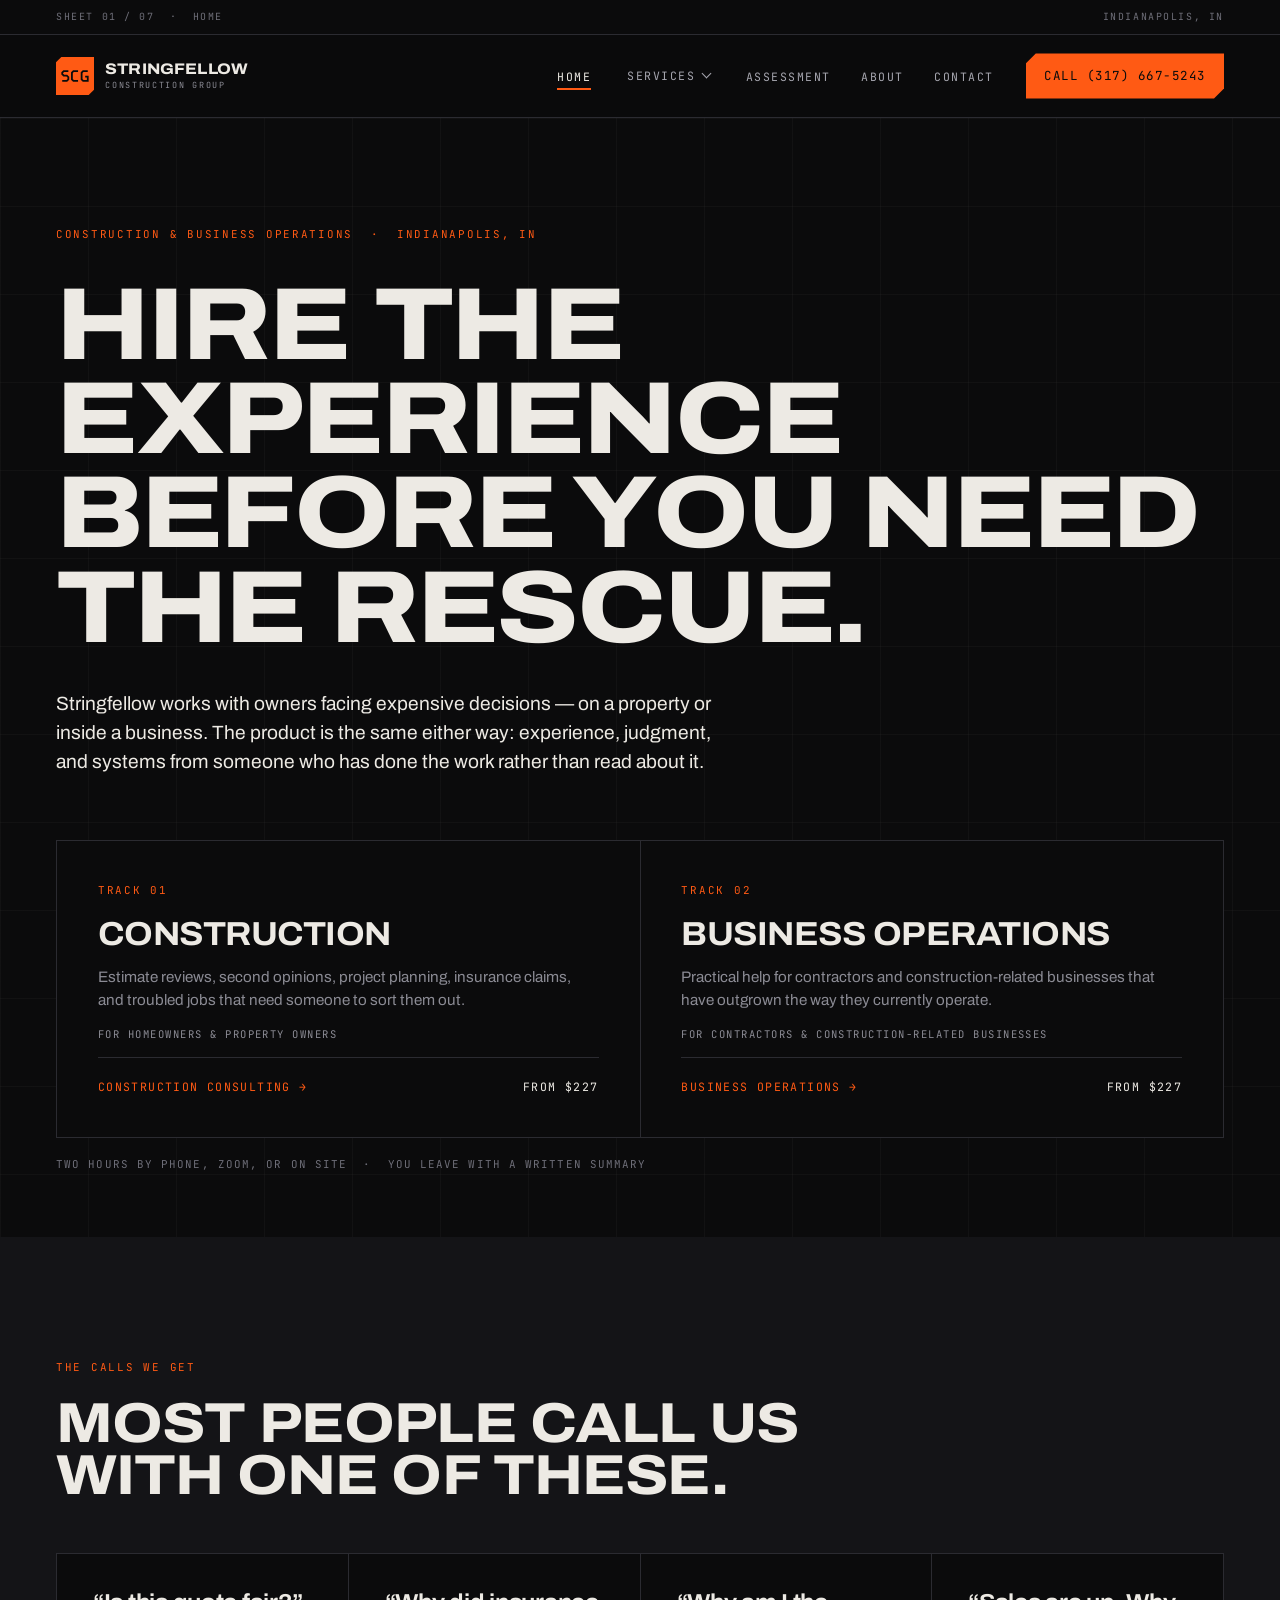
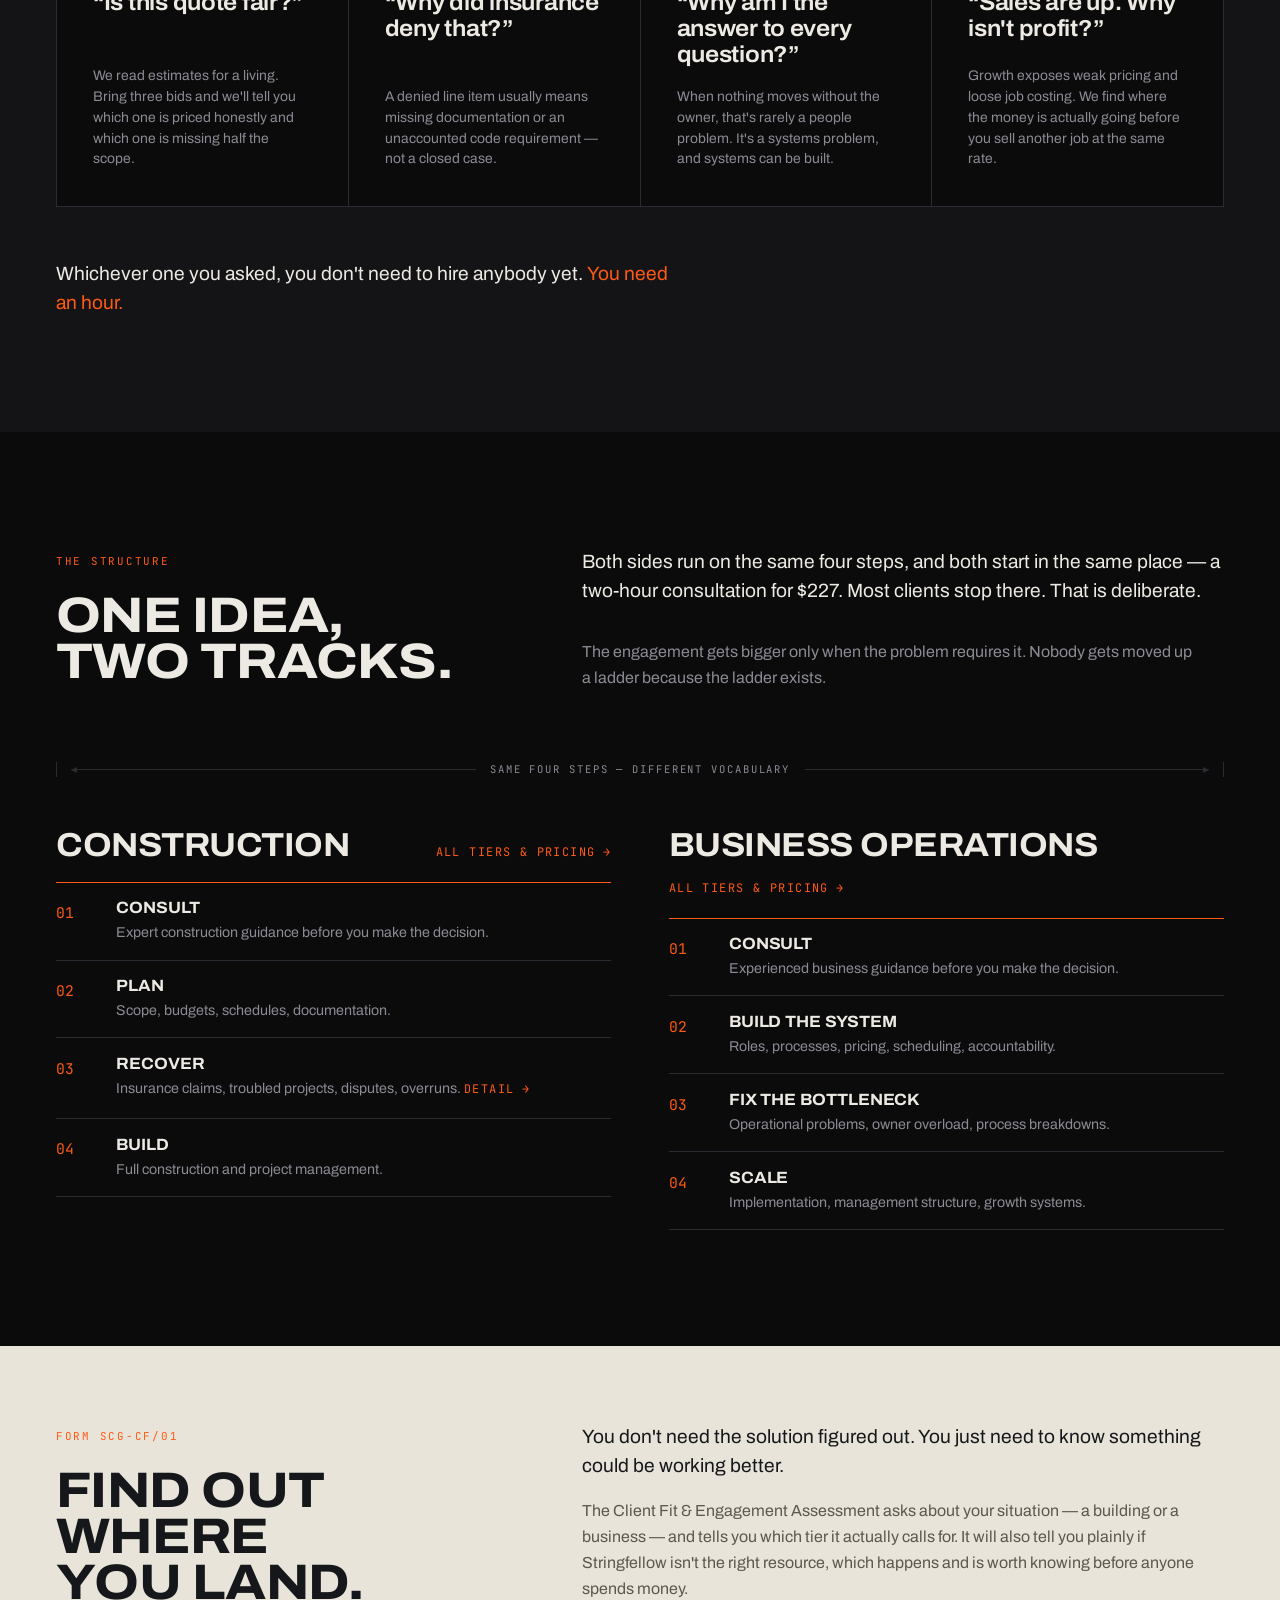
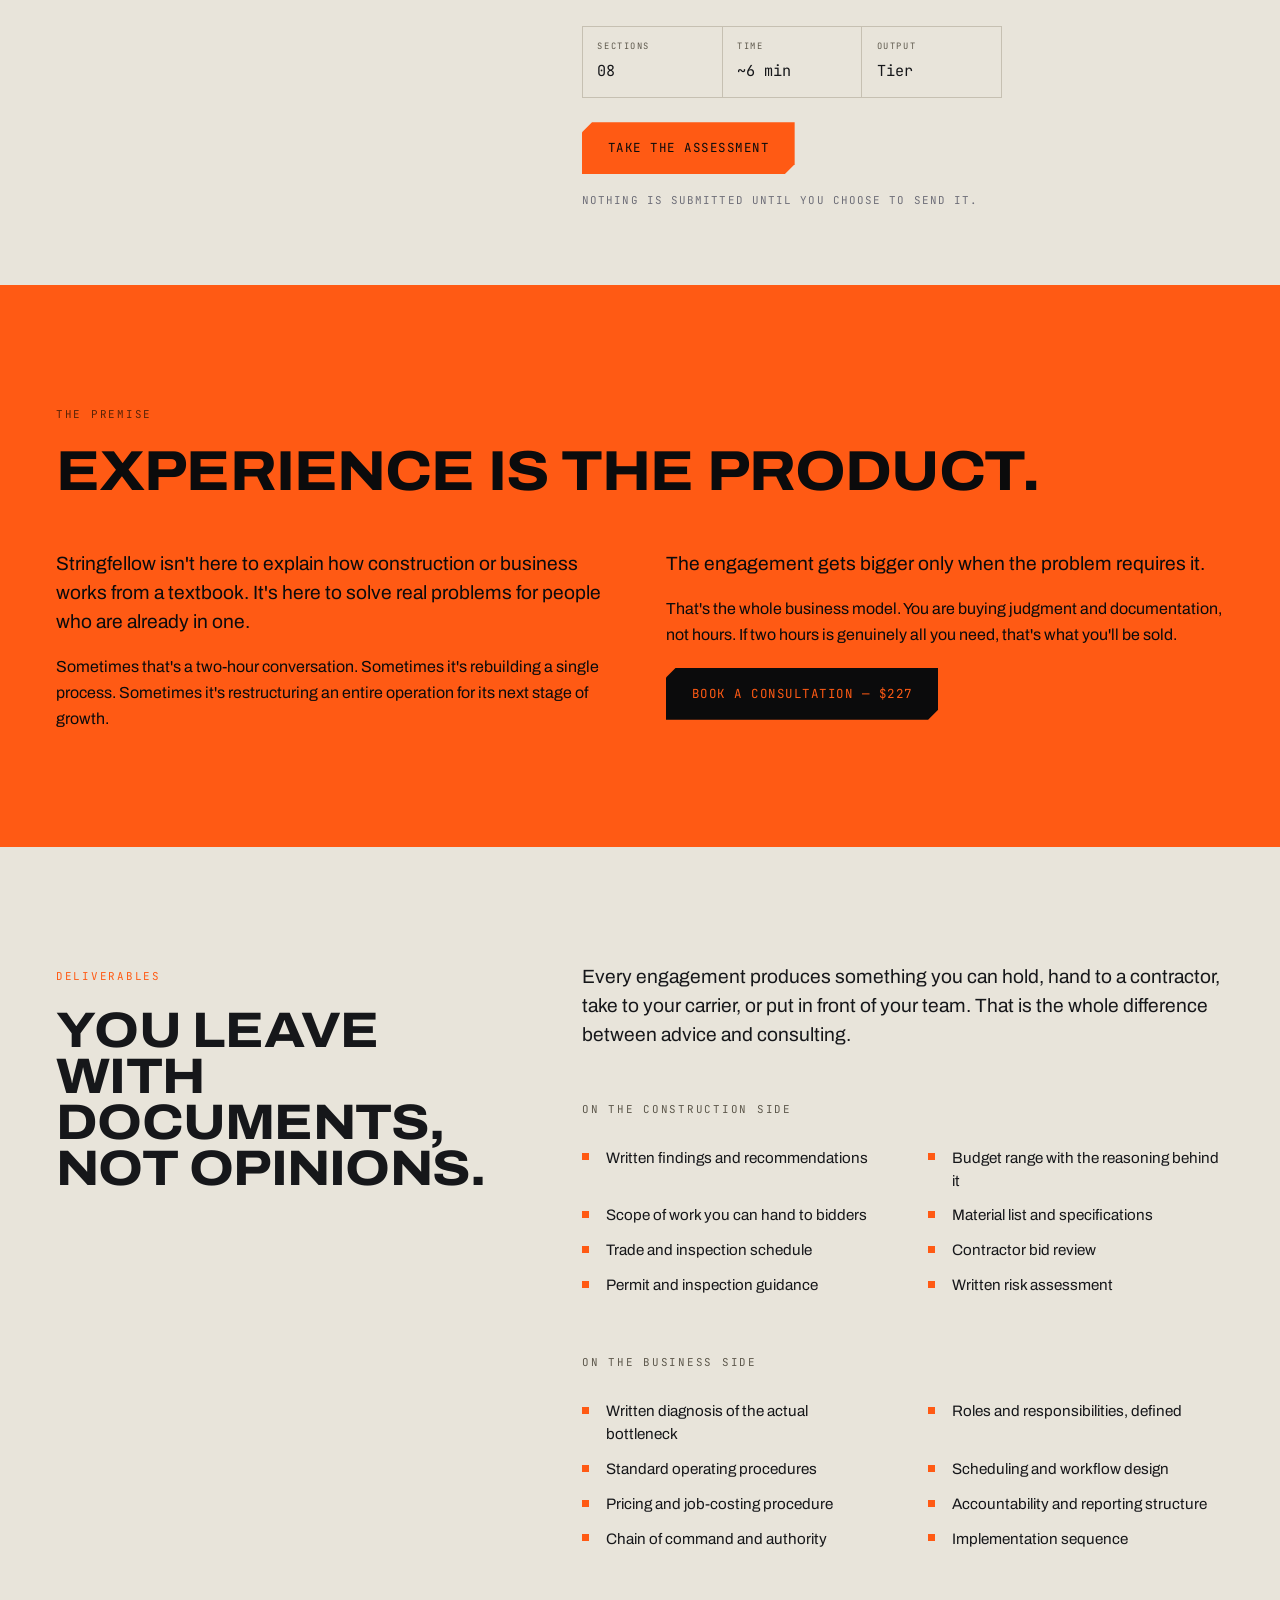
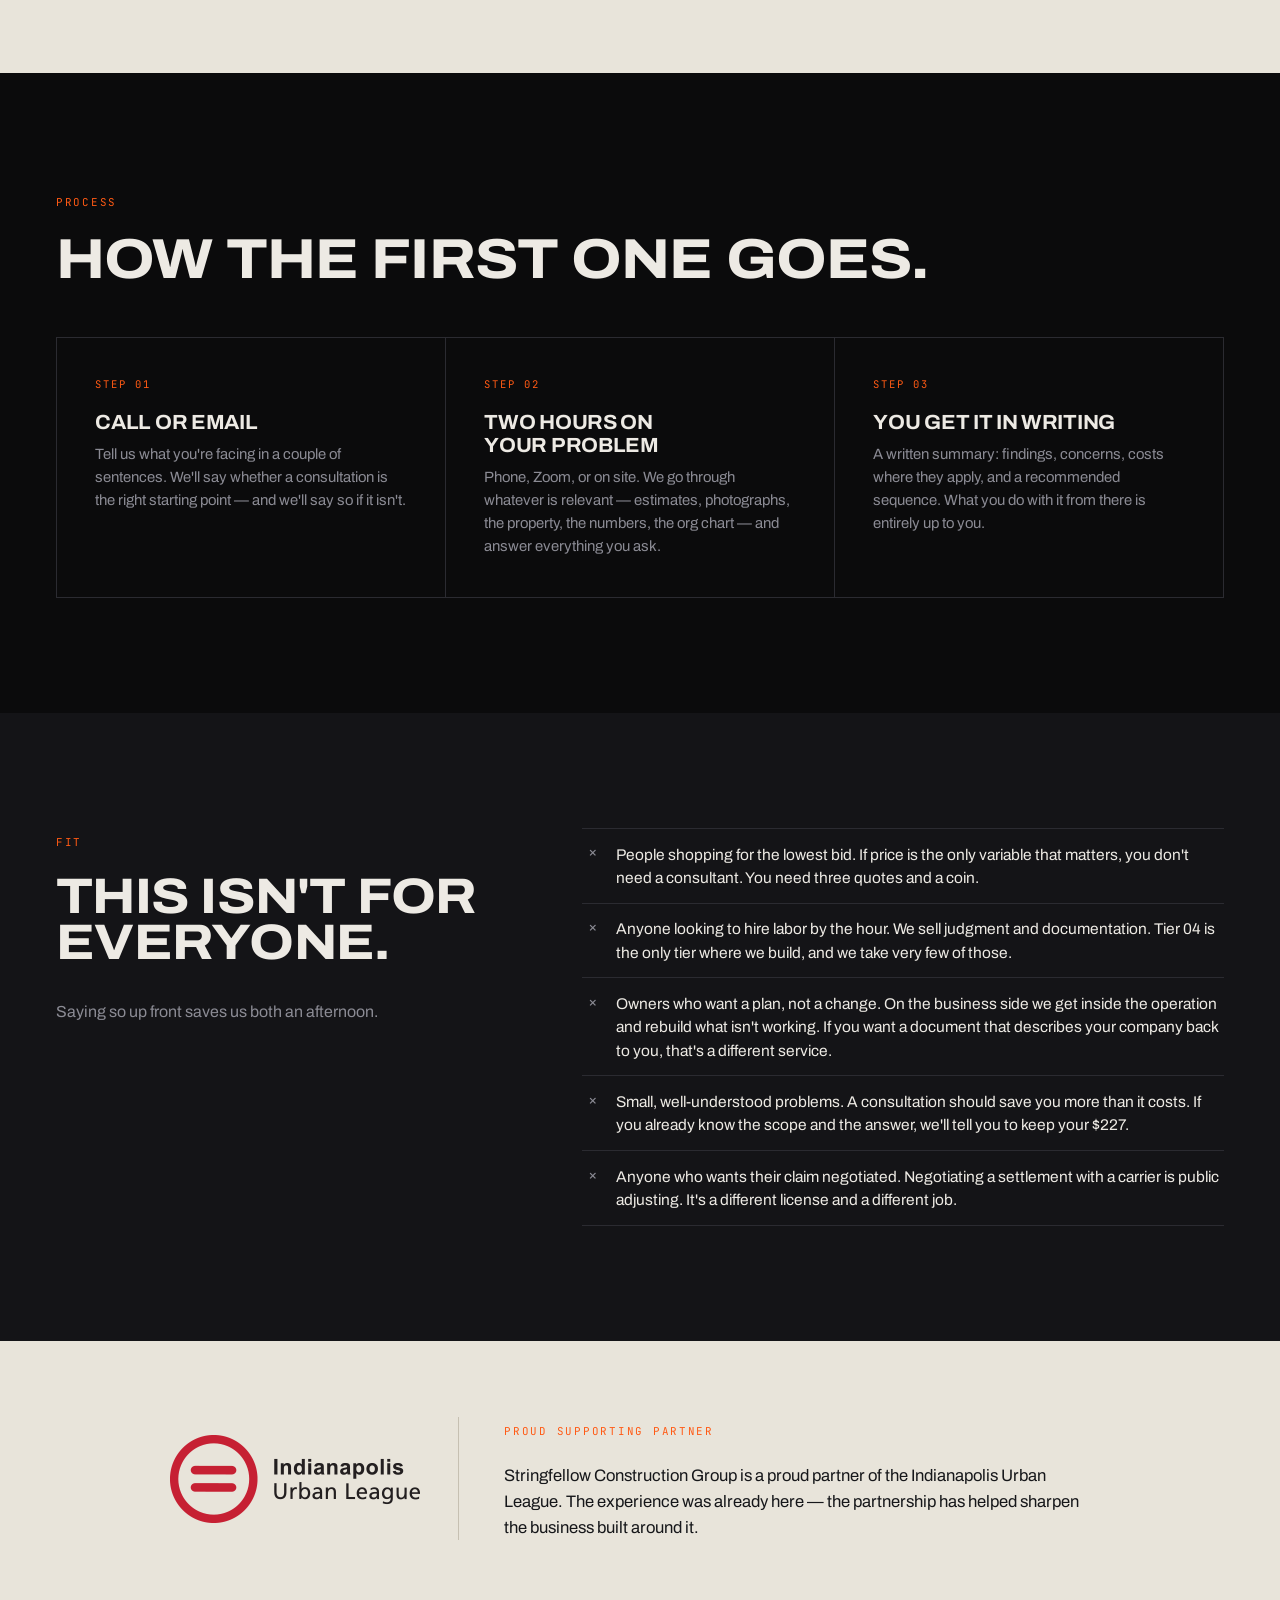
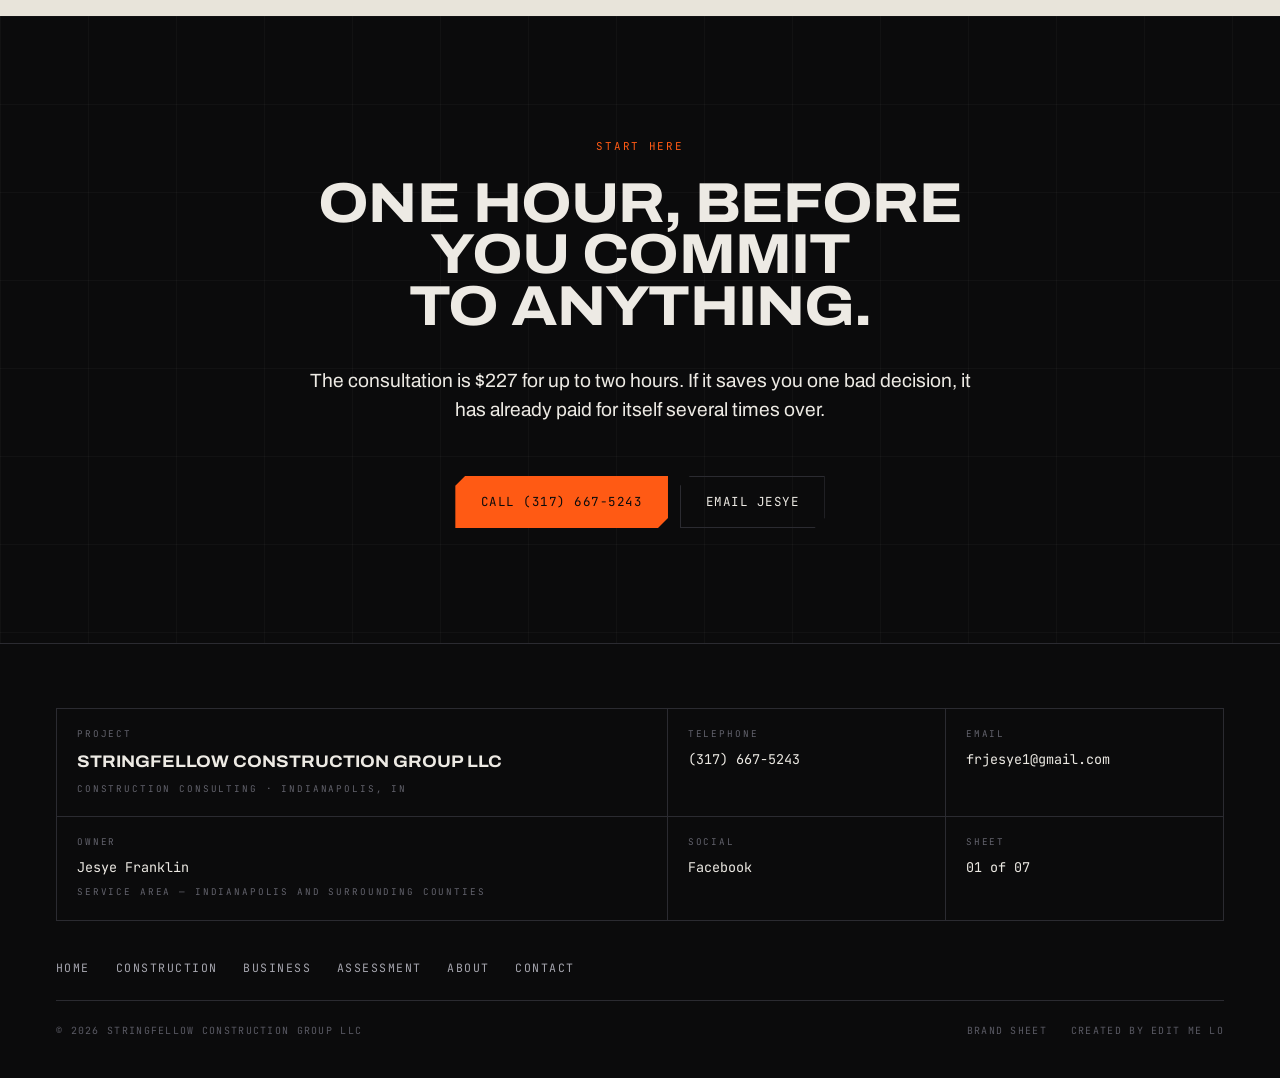
<file: index.html>
<!doctype html>
<html lang="en">
<head>
<meta charset="utf-8">
<meta name="viewport" content="width=device-width, initial-scale=1">
<title>Stringfellow Construction Group LLC — Construction &amp; Business Operations, Indianapolis</title>
<meta name="description" content="Construction consulting and business operations in Indianapolis. Estimate reviews, project planning, insurance claims and recovery for property owners; estimating, pricing, workflow and systems for contractors. Consultations from $227.">
<link rel="icon" href="/favicon.svg" type="image/svg+xml">
<link rel="preconnect" href="https://fonts.googleapis.com">
<link rel="preconnect" href="https://fonts.gstatic.com" crossorigin>
<link href="https://fonts.googleapis.com/css2?family=Archivo:wdth,wght@62..125,100..900&family=JetBrains+Mono:wght@400;500;700&display=swap" rel="stylesheet">
<link rel="stylesheet" href="/assets/css/site.css">
<meta property="og:title" content="Stringfellow Construction Group LLC">
<meta property="og:description" content="Hire the experience before you need the rescue. Construction consulting for property owners and business operations for contractors, from Stringfellow in Indianapolis.">
<meta property="og:type" content="website">
</head>
<body>

<a class="skip" href="#main">Skip to content</a>

<!-- Sheet strip: tells you which sheet of the set you're on -->
<div class="sheet">
  <div class="wrap sheet__inner">
    <span>Sheet 01 / 07 &nbsp;·&nbsp; Home</span>
    <span class="sheet__hide">Indianapolis, IN</span>
  </div>
</div>

<header class="hdr">
  <div class="wrap hdr__inner">
    <a class="brand" href="/" aria-label="Stringfellow Construction Group, home">
      <svg class="brand__mark" viewBox="0 0 100 100" aria-hidden="true" focusable="false">
        <path d="M14 0 H100 V86 L86 100 H0 V14 Z" fill="#FF5A14"/>
        <g transform="translate(13 34) scale(0.336)" fill="none" stroke="#0B0B0C" stroke-width="14" stroke-linejoin="miter">
          <path d="M58 10 L22 10 L10 22 L10 32 L22 44 L46 44 L58 56 L58 74 L46 86 L10 86"/>
          <path d="M134 10 L98 10 L86 22 L86 74 L98 86 L134 86"/>
          <path d="M210 10 L174 10 L162 22 L162 74 L174 86 L210 86 L210 52 L190 52"/>
        </g>
      </svg>
      <span class="brand__txt">
        <span class="brand__name">Stringfellow</span>
        <span class="brand__sub">Construction Group</span>
      </span>
    </a>

    <button class="burger" type="button" aria-expanded="false" aria-controls="nav" aria-label="Open menu">
      <span></span><span></span><span></span>
    </button>

    <nav class="nav" id="nav" aria-label="Main">
      <ul class="nav__list">
        <li><a class="nav__link" href="/" aria-current="page">Home</a></li>
        <li class="nav__has-menu">
          <button class="nav__link nav__trigger" type="button" aria-expanded="false" aria-controls="svc-menu">
            Services <span class="nav__caret" aria-hidden="true"></span>
          </button>
          <div class="nav__menu" id="svc-menu">
            <div class="nav__group">
              <p class="nav__grouph">Construction</p>
              <ul>
                <li><a class="nav__sub" href="/services">Services &amp; Pricing</a></li>
                <li><a class="nav__sub" href="/insurance-recovery">Insurance &amp; Recovery</a></li>
              </ul>
            </div>
            <div class="nav__group">
              <p class="nav__grouph">Business</p>
              <ul>
                <li><a class="nav__sub" href="/business">Business Operations</a></li>
                <li><a class="nav__sub" href="/business/services">Services &amp; Pricing</a></li>
              </ul>
            </div>
          </div>
        </li>
        <li><a class="nav__link" href="/assessment">Assessment</a></li>
        <li><a class="nav__link" href="/about">About</a></li>
        <li><a class="nav__link" href="/contact">Contact</a></li>
      </ul>
      <a class="btn btn--primary nav__cta" href="tel:+13176675243">Call (317) 667-5243</a>
    </nav>
  </div>
</header>

<main id="main">
  <!-- ============ HERO ============ -->
  <section class="hero gridded">
    <div class="wrap">
      <p class="label label--amber hero__eyebrow">Construction &amp; Business Operations &nbsp;·&nbsp; <span style="white-space:nowrap">Indianapolis, IN</span></p>

      <h1 class="d1 hero__h1">
        <span class="ln"><span>Hire the</span></span>
        <span class="ln"><span>experience</span></span>
        <span class="ln"><span>before you need</span></span>
        <span class="ln"><span>the rescue.</span></span>
      </h1>

      <p class="lede hero__lede">
        Stringfellow works with owners facing expensive decisions — on a property or
        inside a business. The product is the same either way: experience, judgment,
        and systems from someone who has done the work rather than read about it.
      </p>

      <!-- Two doors. Which problem walked in decides everything after this. -->
      <div class="doors">
        <a class="door" href="/services">
          <span class="label label--amber">Track 01</span>
          <span class="d3 door__t">Construction</span>
          <span class="door__d">
            Estimate reviews, second opinions, project planning, insurance claims, and
            troubled jobs that need someone to sort them out.
          </span>
          <span class="door__who">For homeowners &amp; property owners</span>
          <span class="door__go">
            <span>Construction consulting <span aria-hidden="true">→</span></span>
            <span class="door__from">From $227</span>
          </span>
        </a>

        <a class="door" href="/business">
          <span class="label label--amber">Track 02</span>
          <span class="d3 door__t">Business Operations</span>
          <span class="door__d">
            Practical help for contractors and construction-related businesses that have
            outgrown the way they currently operate.
          </span>
          <span class="door__who">For contractors &amp; construction-related businesses</span>
          <span class="door__go">
            <span>Business operations <span aria-hidden="true">→</span></span>
            <span class="door__from">From $227</span>
          </span>
        </a>
      </div>

      <p class="hero__note">Two hours by phone, Zoom, or on site &nbsp;·&nbsp; You leave with a written summary</p>
    </div>
  </section>

  <!-- ============ THE FOUR QUESTIONS — two per track ============ -->
  <section class="band band--ink2">
    <div class="wrap">
      <p class="label label--amber reveal">The calls we get</p>
      <h2 class="d2 mt-1 reveal">Most people call us<br>with one of these.</h2>

      <div class="qgrid">
        <div class="qgrid__cell reveal">
          <p class="qgrid__q">“Is this quote fair?”</p>
          <p class="qgrid__a">We read estimates for a living. Bring three bids and we'll tell you which one is priced honestly and which one is missing half the scope.</p>
        </div>
        <div class="qgrid__cell reveal">
          <p class="qgrid__q">“Why did insurance deny that?”</p>
          <p class="qgrid__a">A denied line item usually means missing documentation or an unaccounted code requirement — not a closed case.</p>
        </div>
        <div class="qgrid__cell reveal">
          <p class="qgrid__q">“Why am I the answer to every question?”</p>
          <p class="qgrid__a">When nothing moves without the owner, that's rarely a people problem. It's a systems problem, and systems can be built.</p>
        </div>
        <div class="qgrid__cell reveal">
          <p class="qgrid__q">“Sales are up. Why isn't profit?”</p>
          <p class="qgrid__a">Growth exposes weak pricing and loose job costing. We find where the money is actually going before you sell another job at the same rate.</p>
        </div>
      </div>

      <p class="lede mt-3 reveal">
        Whichever one you asked, you don't need to hire anybody yet.
        <strong class="amber">You need an hour.</strong>
      </p>
    </div>
  </section>

  <!-- ============ THE TWO LADDERS ============ -->
  <section class="band band--ink" id="services">
    <div class="wrap">
      <div class="cols cols--aside">
        <div>
          <p class="label label--amber">The structure</p>
          <h2 class="d2 mt-1">One idea,<br>two tracks.</h2>
        </div>
        <div>
          <p class="lede">
            Both sides run on the same four steps, and both start in the same place — a
            two-hour consultation for $227. Most clients stop there. That is deliberate.
          </p>
          <p class="body-muted mt-2">
            The engagement gets bigger only when the problem requires it. Nobody gets
            moved up a ladder because the ladder exists.
          </p>
        </div>
      </div>

      <div class="dim mt-4" role="presentation" aria-hidden="true">
        <i class="dim__tick"></i>
        <span class="dim__line dim__line--l"></span>
        <span class="dim__label">Same four steps — different vocabulary</span>
        <span class="dim__line dim__line--r"></span>
        <i class="dim__tick"></i>
      </div>

      <div class="ladders mt-3">

        <div class="reveal">
          <div class="ladder__head">
            <h3 class="d3">Construction</h3>
            <a class="tlink" href="/services">All tiers &amp; pricing <span aria-hidden="true">→</span></a>
          </div>
          <div class="rung">
            <span class="rung__n">01</span>
            <span class="rung__t">Consult</span>
            <span class="rung__d">Expert construction guidance before you make the decision.</span>
          </div>
          <div class="rung">
            <span class="rung__n">02</span>
            <span class="rung__t">Plan</span>
            <span class="rung__d">Scope, budgets, schedules, documentation.</span>
          </div>
          <div class="rung">
            <span class="rung__n">03</span>
            <span class="rung__t">Recover</span>
            <span class="rung__d">Insurance claims, troubled projects, disputes, overruns. <a class="tlink" href="/insurance-recovery">Detail <span aria-hidden="true">→</span></a></span>
          </div>
          <div class="rung">
            <span class="rung__n">04</span>
            <span class="rung__t">Build</span>
            <span class="rung__d">Full construction and project management.</span>
          </div>
        </div>

        <div class="reveal">
          <div class="ladder__head">
            <h3 class="d3">Business Operations</h3>
            <a class="tlink" href="/business/services">All tiers &amp; pricing <span aria-hidden="true">→</span></a>
          </div>
          <div class="rung">
            <span class="rung__n">01</span>
            <span class="rung__t">Consult</span>
            <span class="rung__d">Experienced business guidance before you make the decision.</span>
          </div>
          <div class="rung">
            <span class="rung__n">02</span>
            <span class="rung__t">Build the system</span>
            <span class="rung__d">Roles, processes, pricing, scheduling, accountability.</span>
          </div>
          <div class="rung">
            <span class="rung__n">03</span>
            <span class="rung__t">Fix the bottleneck</span>
            <span class="rung__d">Operational problems, owner overload, process breakdowns.</span>
          </div>
          <div class="rung">
            <span class="rung__n">04</span>
            <span class="rung__t">Scale</span>
            <span class="rung__d">Implementation, management structure, growth systems.</span>
          </div>
        </div>

      </div>
    </div>
  </section>

  <!-- ============ ASSESSMENT ============ -->
  <section class="band band--bone band--tight">
    <div class="wrap">
      <div class="cols cols--aside">
        <div>
          <p class="label label--amber">Form SCG-CF/01</p>
          <h2 class="d2 mt-1">Find out where you land.</h2>
        </div>
        <div class="stack">
          <p class="lede">
            You don't need the solution figured out. You just need to know something
            could be working better.
          </p>
          <p class="body-muted">
            The Client Fit &amp; Engagement Assessment asks about your situation — a
            building or a business — and tells you which tier it actually calls for.
            It will also tell you plainly if Stringfellow isn't the right resource,
            which happens and is worth knowing before anyone spends money.
          </p>
          <div class="ap__facts" style="max-width:420px">
            <div class="ap__fact"><span class="ap__fk">Sections</span><span class="ap__fv">08</span></div>
            <div class="ap__fact"><span class="ap__fk">Time</span><span class="ap__fv">~6 min</span></div>
            <div class="ap__fact"><span class="ap__fk">Output</span><span class="ap__fv">Tier</span></div>
          </div>
          <div class="btn-row">
            <a class="btn btn--primary" href="/assessment">Take the assessment</a>
          </div>
          <p class="hero__note">Nothing is submitted until you choose to send it.</p>
        </div>
      </div>
    </div>
  </section>

  <!-- ============ THE THESIS ============ -->
  <section class="band band--amber">
    <div class="wrap">
      <p class="label">The premise</p>
      <h2 class="d2 mt-1 max-46">Experience is the product.</h2>

      <div class="cols cols--2 mt-3">
        <div class="stack">
          <p class="lede">
            Stringfellow isn't here to explain how construction or business works from a
            textbook. It's here to solve real problems for people who are already in one.
          </p>
          <p>
            Sometimes that's a two-hour conversation. Sometimes it's rebuilding a single
            process. Sometimes it's restructuring an entire operation for its next stage
            of growth.
          </p>
        </div>
        <div class="stack">
          <p class="lede"><strong>The engagement gets bigger only when the problem requires it.</strong></p>
          <p>
            That's the whole business model. You are buying judgment and documentation,
            not hours. If two hours is genuinely all you need, that's what you'll be sold.
          </p>
          <div class="btn-row mt-1">
            <a class="btn btn--primary" href="/contact">Book a consultation — $227</a>
          </div>
        </div>
      </div>
    </div>
  </section>

  <!-- ============ DELIVERABLES — on paper, because that's what they are ============ -->
  <section class="band band--bone">
    <div class="wrap">
      <div class="cols cols--aside">
        <div>
          <p class="label label--amber">Deliverables</p>
          <h2 class="d2 mt-1">You leave with documents, not opinions.</h2>
        </div>
        <div>
          <p class="lede">
            Every engagement produces something you can hold, hand to a contractor,
            take to your carrier, or put in front of your team. That is the whole
            difference between advice and consulting.
          </p>

          <p class="label mt-3">On the construction side</p>
          <ul class="list-spec checks mt-1">
            <li>Written findings and recommendations</li>
            <li>Budget range with the reasoning behind it</li>
            <li>Scope of work you can hand to bidders</li>
            <li>Material list and specifications</li>
            <li>Trade and inspection schedule</li>
            <li>Contractor bid review</li>
            <li>Permit and inspection guidance</li>
            <li>Written risk assessment</li>
          </ul>

          <p class="label mt-3">On the business side</p>
          <ul class="list-spec checks mt-1">
            <li>Written diagnosis of the actual bottleneck</li>
            <li>Roles and responsibilities, defined</li>
            <li>Standard operating procedures</li>
            <li>Scheduling and workflow design</li>
            <li>Pricing and job-costing procedure</li>
            <li>Accountability and reporting structure</li>
            <li>Chain of command and authority</li>
            <li>Implementation sequence</li>
          </ul>
        </div>
      </div>
    </div>
  </section>

  <!-- ============ HOW IT WORKS ============ -->
  <section class="band band--ink">
    <div class="wrap">
      <p class="label label--amber reveal">Process</p>
      <h2 class="d2 mt-1 reveal">How the first one goes.</h2>

      <div class="steps mt-3">
        <div class="step reveal">
          <h3 class="d4 step__t">Call or email</h3>
          <p class="step__d">Tell us what you're facing in a couple of sentences. We'll say whether a consultation is the right starting point — and we'll say so if it isn't.</p>
        </div>
        <div class="step reveal">
          <h3 class="d4 step__t">Two hours on your problem</h3>
          <p class="step__d">Phone, Zoom, or on site. We go through whatever is relevant — estimates, photographs, the property, the numbers, the org chart — and answer everything you ask.</p>
        </div>
        <div class="step reveal">
          <h3 class="d4 step__t">You get it in writing</h3>
          <p class="step__d">A written summary: findings, concerns, costs where they apply, and a recommended sequence. What you do with it from there is entirely up to you.</p>
        </div>
      </div>
    </div>
  </section>

  <!-- ============ WHO THIS ISN'T FOR ============ -->
  <section class="band band--ink2">
    <div class="wrap">
      <div class="cols cols--aside">
        <div>
          <p class="label label--amber">Fit</p>
          <h2 class="d2 mt-1">This isn't for everyone.</h2>
          <p class="body-muted mt-2">Saying so up front saves us both an afternoon.</p>
        </div>
        <div>
          <ul class="notfor">
            <li><strong>People shopping for the lowest bid.</strong> If price is the only variable that matters, you don't need a consultant. You need three quotes and a coin.</li>
            <li><strong>Anyone looking to hire labor by the hour.</strong> We sell judgment and documentation. Tier 04 is the only tier where we build, and we take very few of those.</li>
            <li><strong>Owners who want a plan, not a change.</strong> On the business side we get inside the operation and rebuild what isn't working. If you want a document that describes your company back to you, that's a different service.</li>
            <li><strong>Small, well-understood problems.</strong> A consultation should save you more than it costs. If you already know the scope and the answer, we'll tell you to keep your $227.</li>
            <li><strong>Anyone who wants their claim negotiated.</strong> Negotiating a settlement with a carrier is public adjusting. It's a different license and a different job.</li>
          </ul>
        </div>
      </div>
    </div>
  </section>

  <!-- ============ URBAN LEAGUE PARTNER ============ -->
  <section class="band band--bone band--tight">
    <div class="wrap">
      <div class="partner reveal">
        <img class="partner__mark" src="/assets/img/urban-league-logo.png"
             alt="Indianapolis Urban League" width="250" height="88" loading="lazy">
        <div class="partner__body">
          <p class="label label--amber">Proud supporting partner</p>
          <p class="partner__txt mt-1">
            Stringfellow Construction Group is a proud partner of the Indianapolis Urban
            League. The experience was already here — the partnership has helped sharpen
            the business built around it.
          </p>
        </div>
      </div>
    </div>
  </section>

  <!-- ============ CTA ============ -->
  <section class="band band--ink gridded">
    <div class="wrap center">
      <p class="label label--amber">Start here</p>
      <h2 class="d2 mt-1 max-20ch">One hour, before you commit to anything.</h2>
      <p class="lede mt-2">
        The consultation is $227 for up to two hours. If it saves you one bad decision,
        it has already paid for itself several times over.
      </p>
      <div class="btn-row mt-3">
        <a class="btn btn--primary" href="tel:+13176675243">Call (317) 667-5243</a>
        <a class="btn btn--ghost" href="mailto:frjesye1@gmail.com?subject=Consultation%20request">Email Jesye</a>
      </div>
    </div>
  </section>

</main>

<footer class="foot">
  <div class="wrap">

    <!-- Signature element: a real drawing title block. Contact info lives inside it. -->
    <div class="tblock">
      <div class="tblock__cell">
        <span class="tblock__k">Project</span>
        <span class="tblock__v tblock__v--big">Stringfellow Construction Group LLC</span>
        <span class="tblock__k">Construction consulting · Indianapolis, IN</span>
      </div>
      <div class="tblock__cell">
        <span class="tblock__k">Telephone</span>
        <a class="tblock__v" href="tel:+13176675243">(317) 667-5243</a>
      </div>
      <div class="tblock__cell">
        <span class="tblock__k">Email</span>
        <a class="tblock__v" href="mailto:frjesye1@gmail.com">frjesye1@gmail.com</a>
      </div>
      <div class="tblock__cell">
        <span class="tblock__k">Owner</span>
        <span class="tblock__v">Jesye Franklin</span>
        <span class="tblock__k">Service area — Indianapolis and surrounding counties</span>
      </div>
      <div class="tblock__cell">
        <span class="tblock__k">Social</span>
        <a class="tblock__v" href="https://www.facebook.com/stringfellowconstructiongroup/" target="_blank" rel="noopener">Facebook</a>
      </div>
      <div class="tblock__cell">
        <span class="tblock__k">Sheet</span>
        <span class="tblock__v">01 of 07</span>
      </div>
    </div>

    <nav class="foot__nav" aria-label="Footer">
      <a class="foot__link" href="/">Home</a>
      <a class="foot__link" href="/services">Construction</a>
      <a class="foot__link" href="/business">Business</a>
      <a class="foot__link" href="/assessment">Assessment</a>
      <a class="foot__link" href="/about">About</a>
      <a class="foot__link" href="/contact">Contact</a>
    </nav>

    <div class="foot__legal">
      <span>© <span data-year>2026</span> Stringfellow Construction Group LLC</span>
      <span class="foot__meta">
        <a href="/brand">Brand sheet</a>
        <a href="https://www.editmelo.com/" target="_blank" rel="noopener">Created by Edit Me Lo</a>
      </span>
    </div>
  </div>
</footer>

<script src="/assets/js/site.js" defer></script>
</body>
</html>
</file>
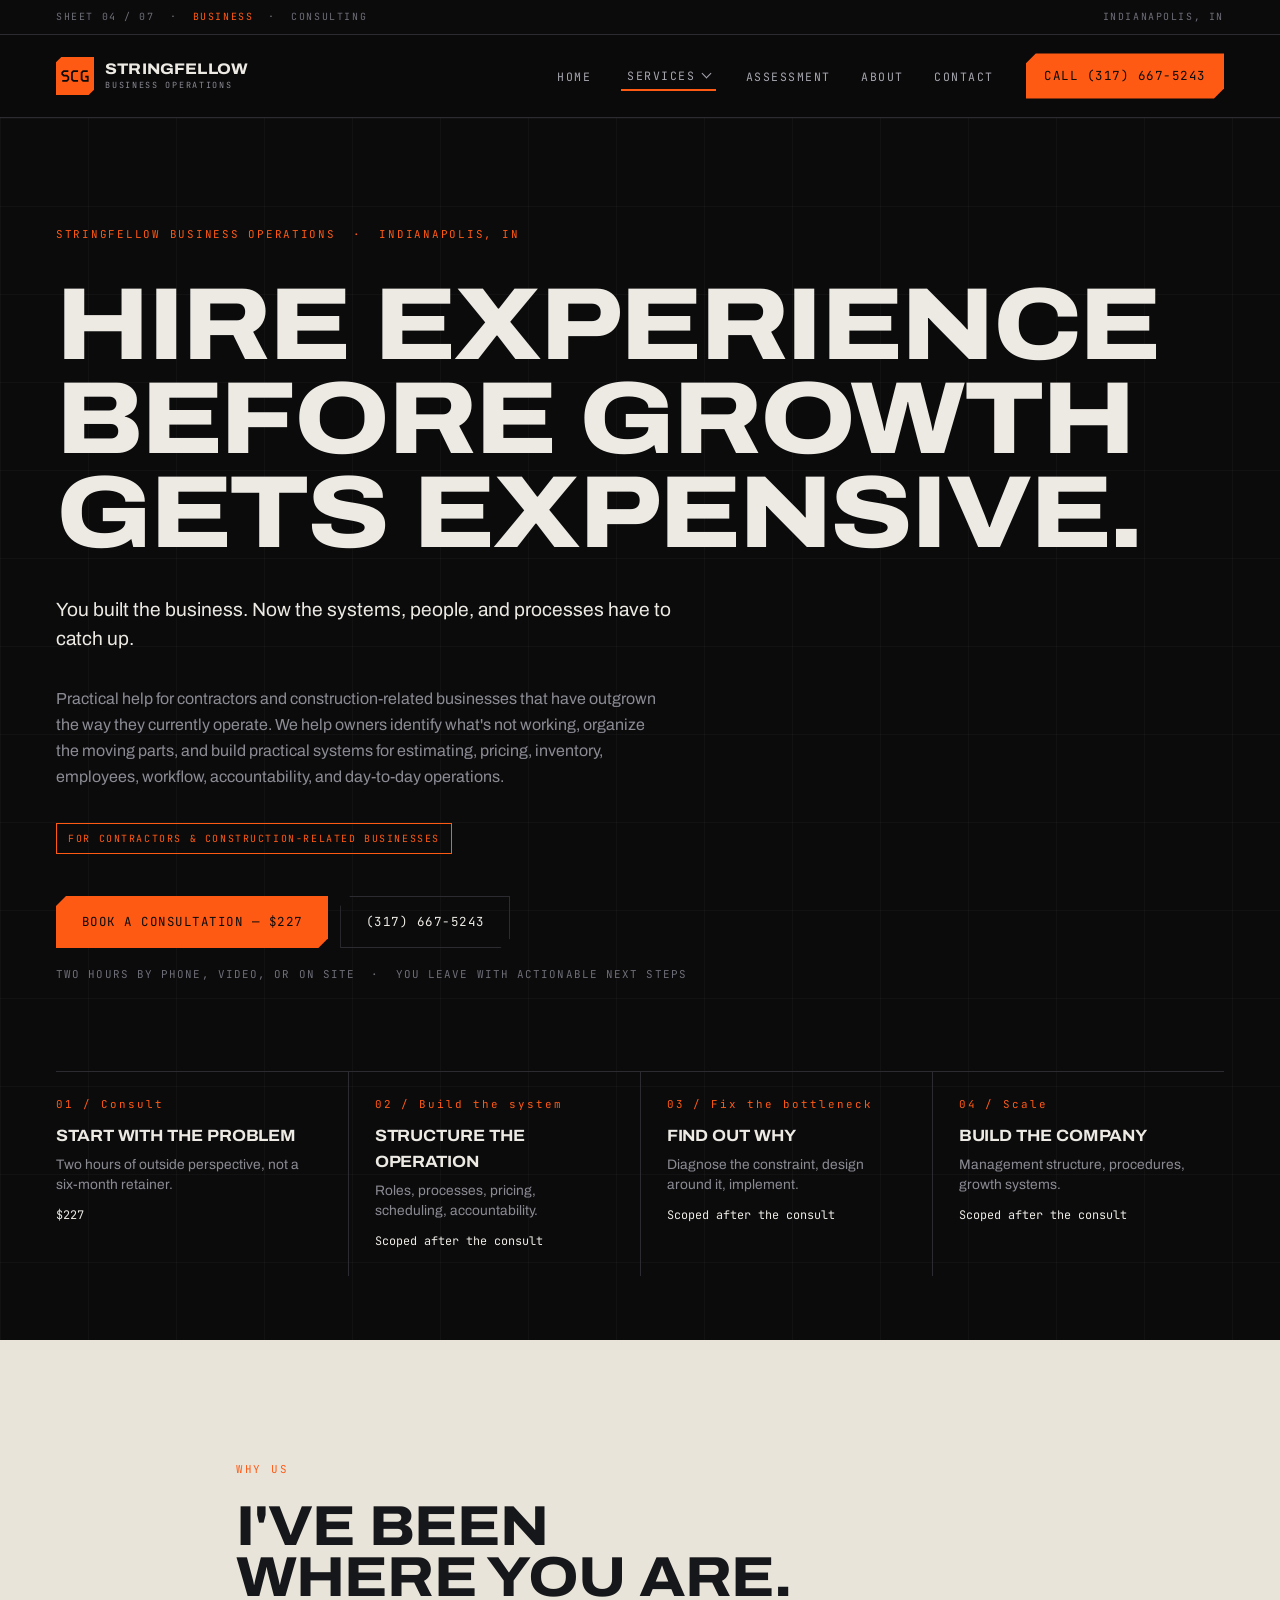
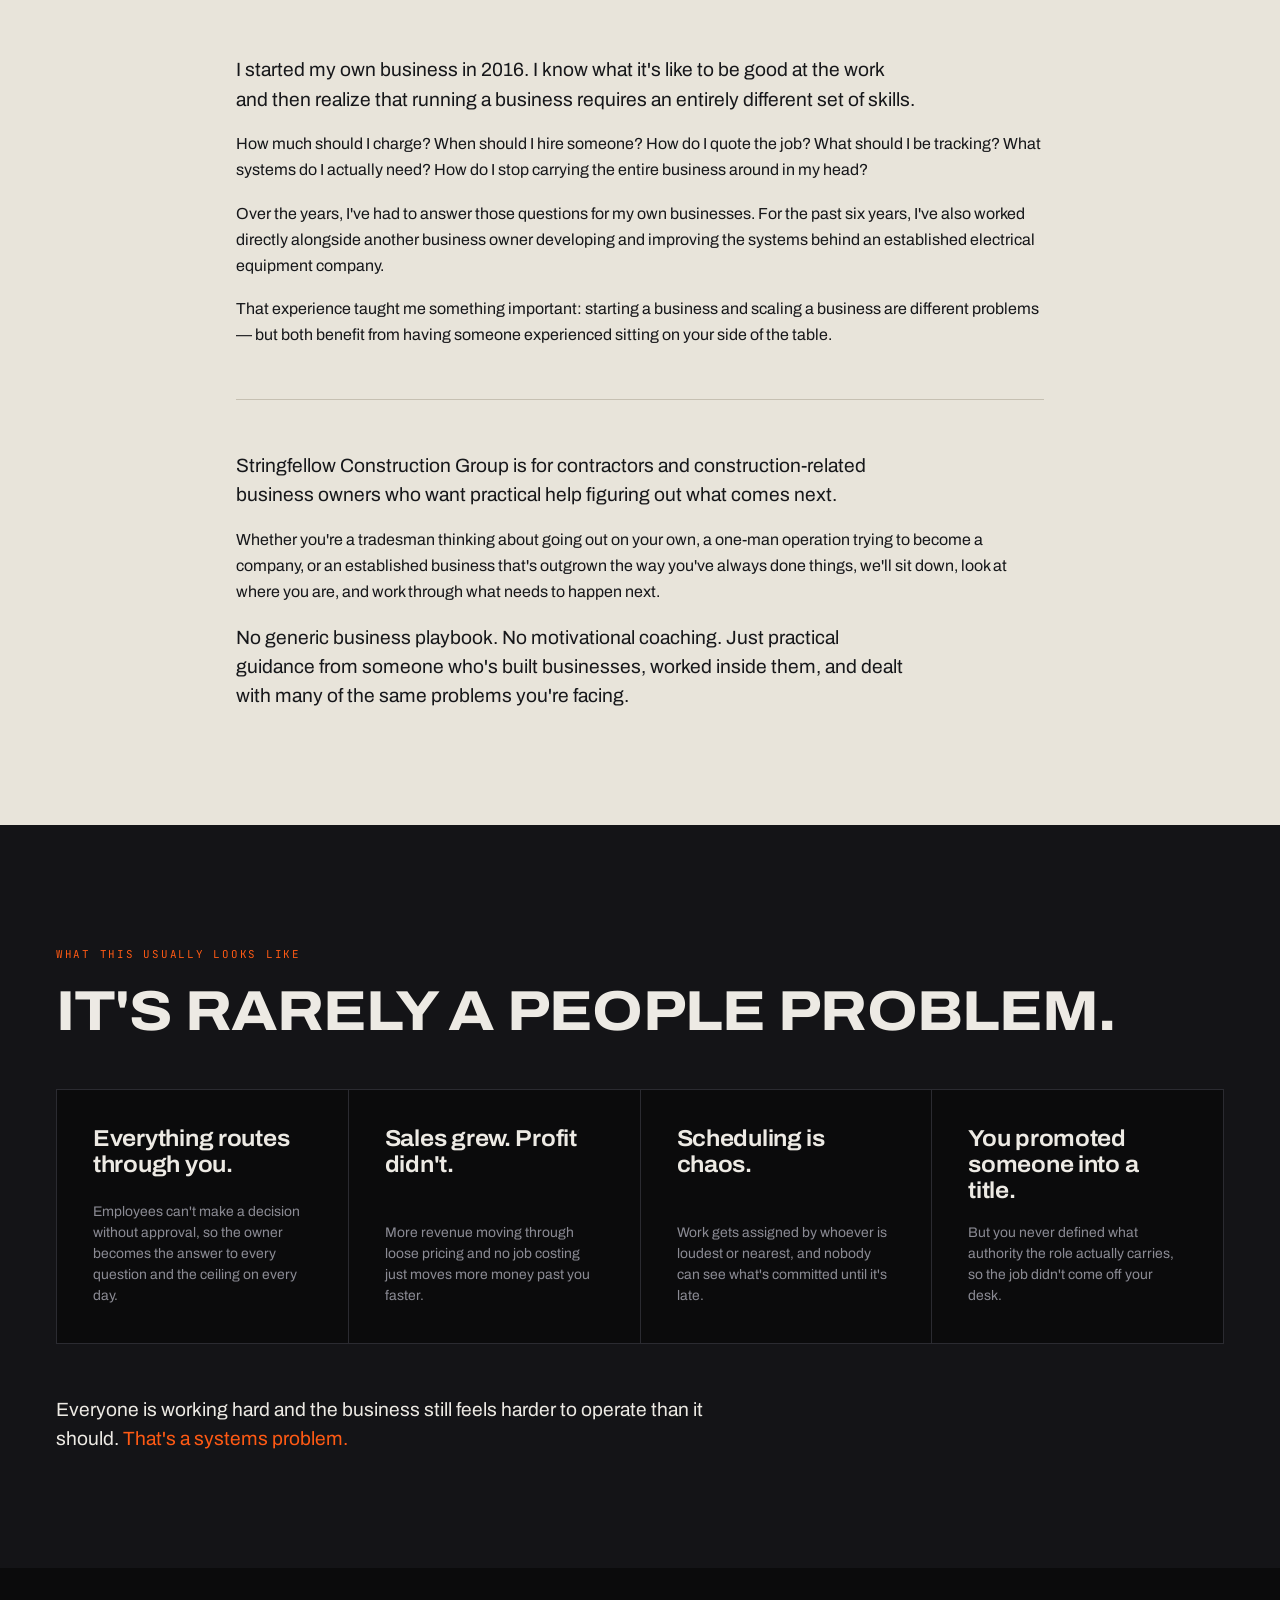
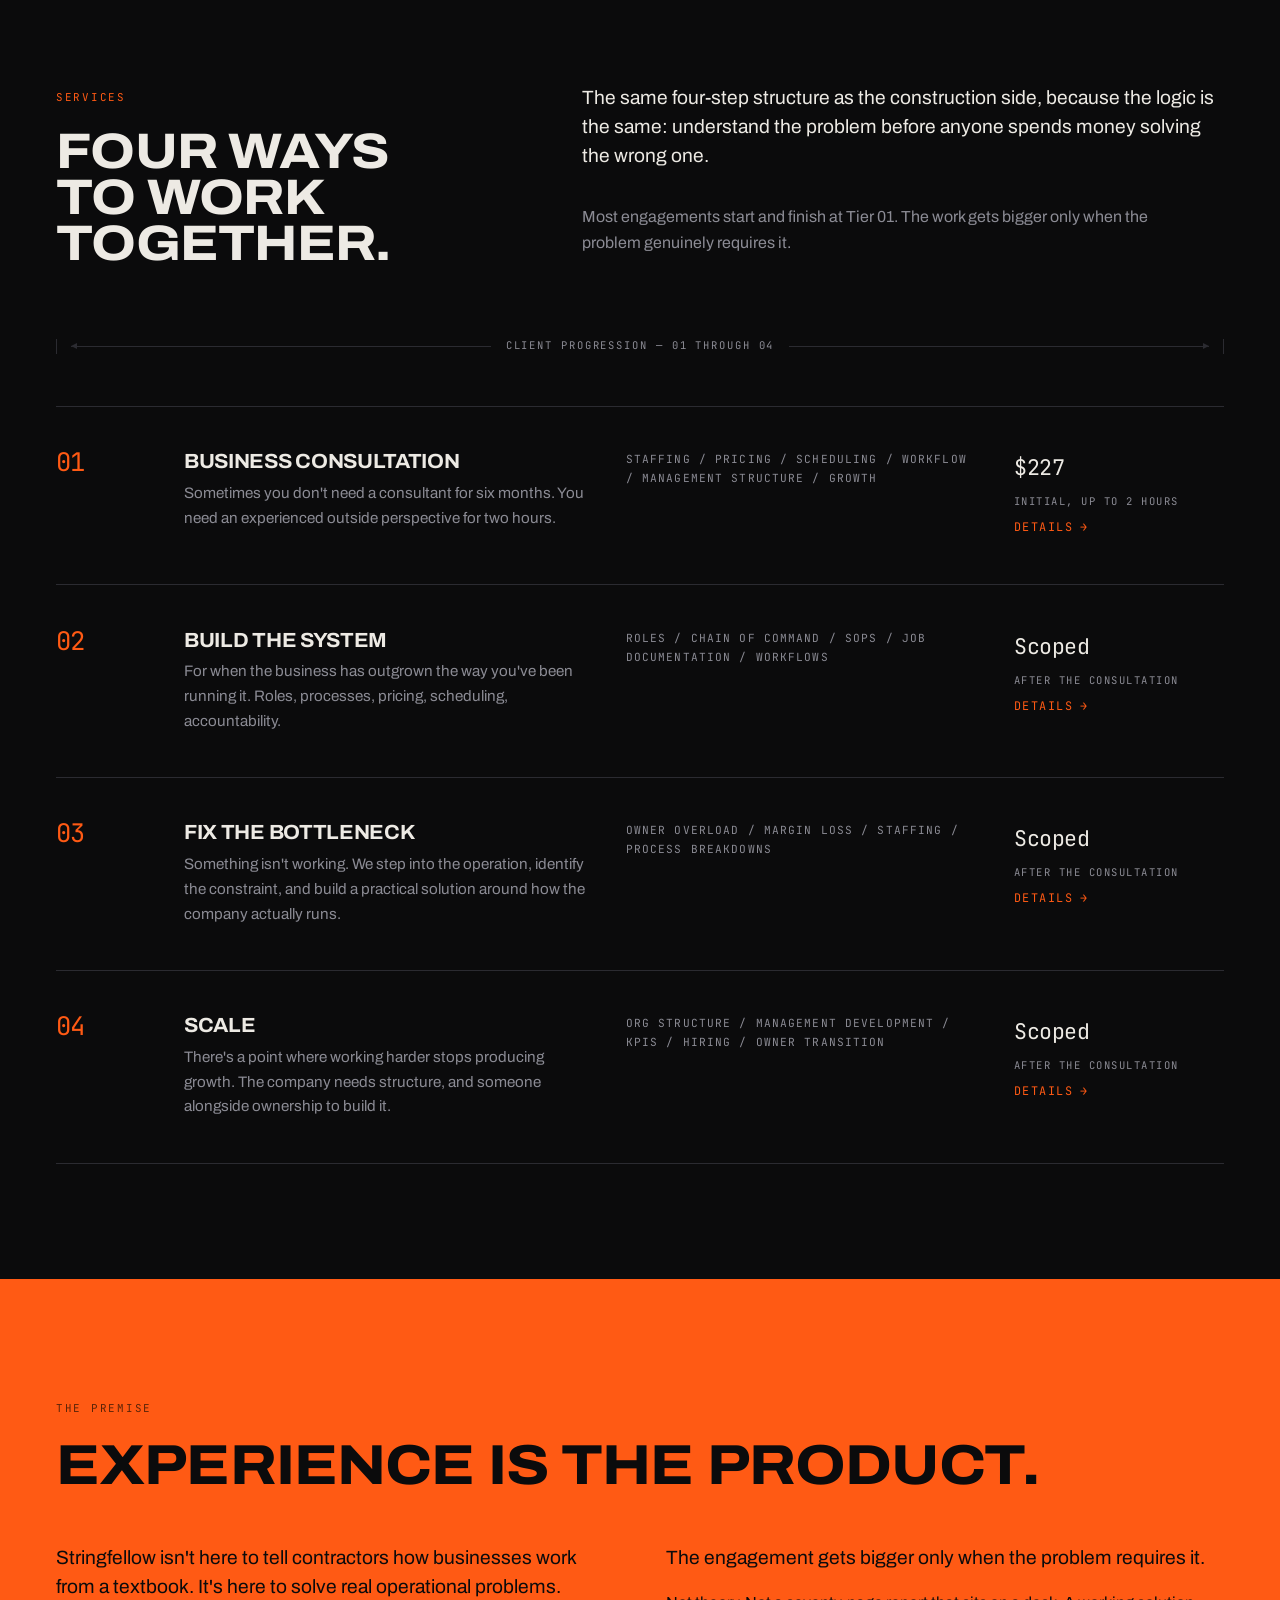
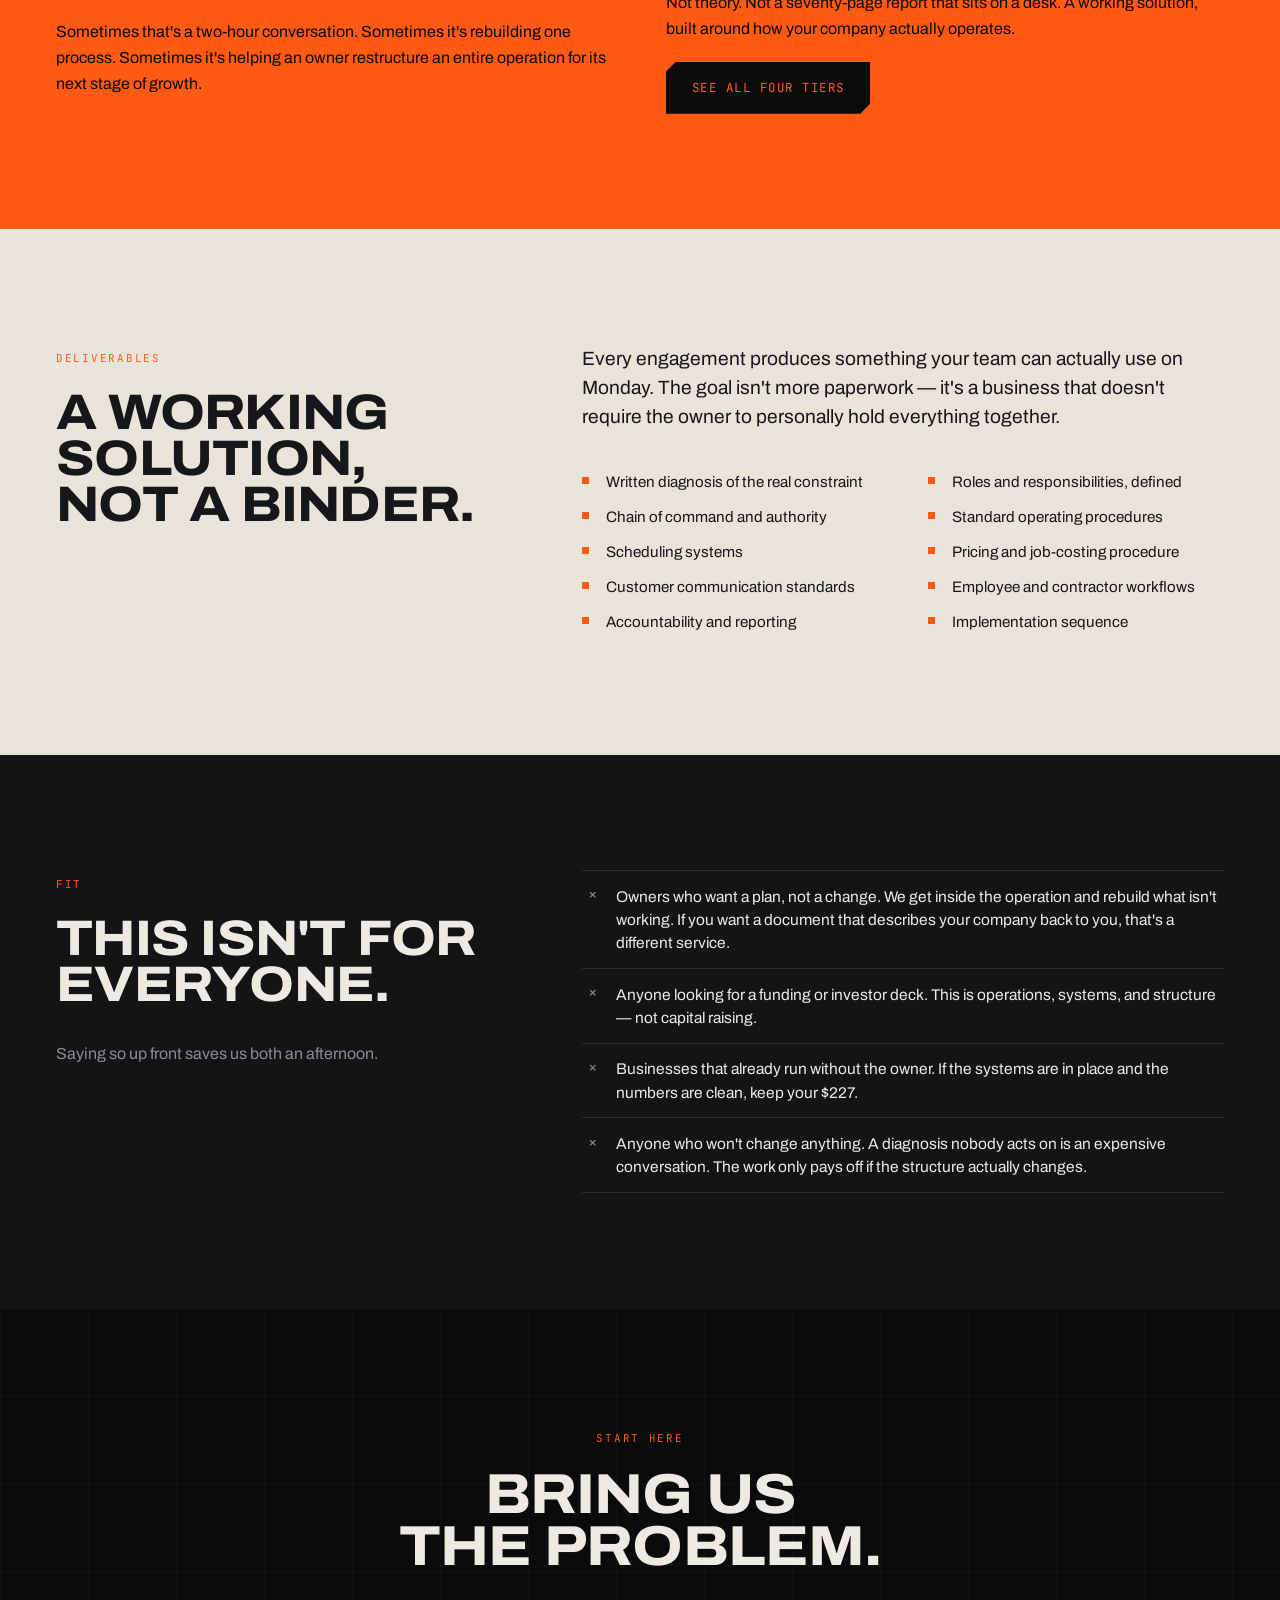
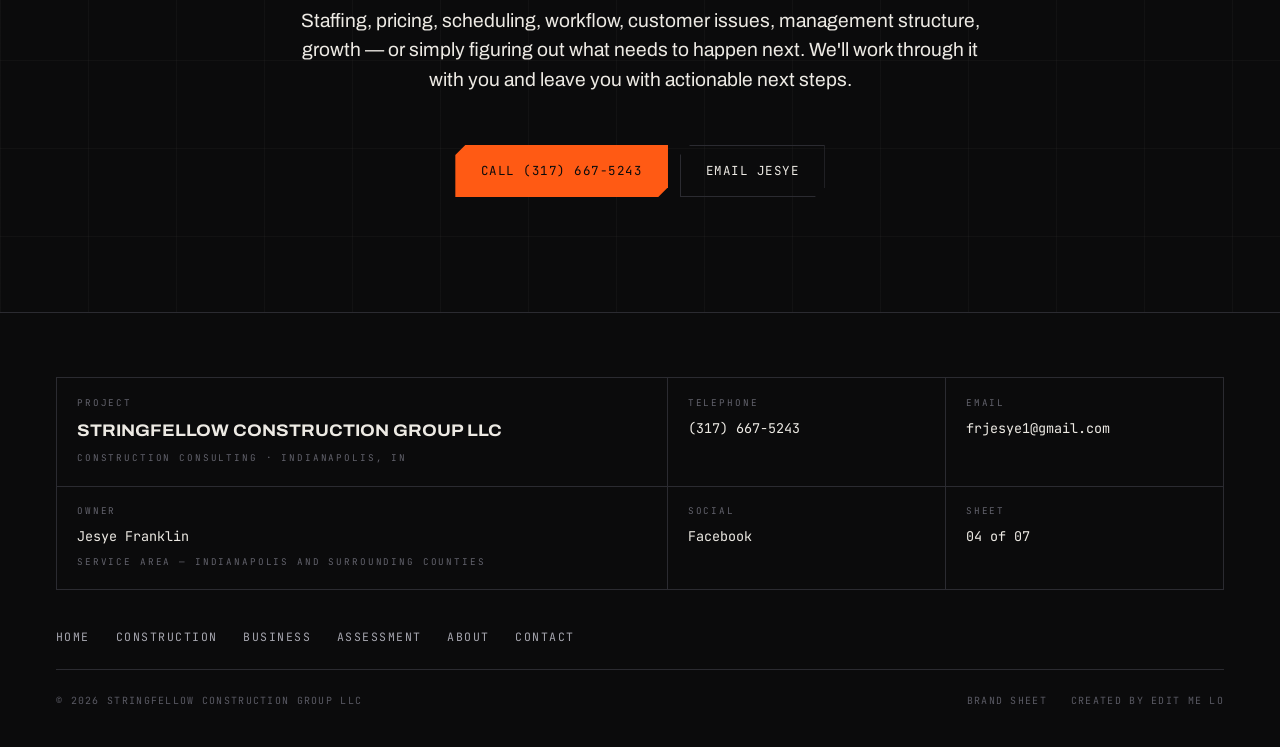
<file: business/index.html>
<!doctype html>
<html lang="en">
<head>
<meta charset="utf-8">
<meta name="viewport" content="width=device-width, initial-scale=1">
<title>Business Operations for Contractors in Indianapolis — Stringfellow</title>
<meta name="description" content="Business operations help for contractors and construction-related businesses in Indianapolis. Estimating, pricing, inventory, employees, workflow, accountability, and day-to-day systems. Consultations from $227.">
<link rel="icon" href="/favicon.svg" type="image/svg+xml">
<link rel="preconnect" href="https://fonts.googleapis.com">
<link rel="preconnect" href="https://fonts.gstatic.com" crossorigin>
<link href="https://fonts.googleapis.com/css2?family=Archivo:wdth,wght@62..125,100..900&family=JetBrains+Mono:wght@400;500;700&display=swap" rel="stylesheet">
<link rel="stylesheet" href="/assets/css/site.css">
</head>
<body>

<a class="skip" href="#main">Skip to content</a>

<!-- Sheet strip: tells you which sheet of the set you're on -->
<div class="sheet">
  <div class="wrap sheet__inner">
    <span>Sheet 04 / 07 &nbsp;·&nbsp; <span class="sheet__track">Business</span> &nbsp;·&nbsp; Consulting</span>
    <span class="sheet__hide">Indianapolis, IN</span>
  </div>
</div>

<header class="hdr">
  <div class="wrap hdr__inner">
    <a class="brand" href="/" aria-label="Stringfellow Construction Group, home">
      <svg class="brand__mark" viewBox="0 0 100 100" aria-hidden="true" focusable="false">
        <path d="M14 0 H100 V86 L86 100 H0 V14 Z" fill="#FF5A14"/>
        <g transform="translate(13 34) scale(0.336)" fill="none" stroke="#0B0B0C" stroke-width="14" stroke-linejoin="miter">
          <path d="M58 10 L22 10 L10 22 L10 32 L22 44 L46 44 L58 56 L58 74 L46 86 L10 86"/>
          <path d="M134 10 L98 10 L86 22 L86 74 L98 86 L134 86"/>
          <path d="M210 10 L174 10 L162 22 L162 74 L174 86 L210 86 L210 52 L190 52"/>
        </g>
      </svg>
      <span class="brand__txt">
        <span class="brand__name">Stringfellow</span>
        <span class="brand__sub">Business Operations</span>
      </span>
    </a>

    <button class="burger" type="button" aria-expanded="false" aria-controls="nav" aria-label="Open menu">
      <span></span><span></span><span></span>
    </button>

    <nav class="nav" id="nav" aria-label="Main">
      <ul class="nav__list">
        <li><a class="nav__link" href="/">Home</a></li>
        <li class="nav__has-menu">
          <button class="nav__link nav__trigger" type="button" aria-expanded="false" aria-controls="svc-menu" data-track="business">
            Services <span class="nav__caret" aria-hidden="true"></span>
          </button>
          <div class="nav__menu" id="svc-menu">
            <div class="nav__group">
              <p class="nav__grouph">Construction</p>
              <ul>
                <li><a class="nav__sub" href="/services">Services &amp; Pricing</a></li>
                <li><a class="nav__sub" href="/insurance-recovery">Insurance &amp; Recovery</a></li>
              </ul>
            </div>
            <div class="nav__group">
              <p class="nav__grouph">Business</p>
              <ul>
                <li><a class="nav__sub" href="/business" aria-current="page">Business Operations</a></li>
                <li><a class="nav__sub" href="/business/services">Services &amp; Pricing</a></li>
              </ul>
            </div>
          </div>
        </li>
        <li><a class="nav__link" href="/assessment">Assessment</a></li>
        <li><a class="nav__link" href="/about">About</a></li>
        <li><a class="nav__link" href="/contact">Contact</a></li>
      </ul>
      <a class="btn btn--primary nav__cta" href="tel:+13176675243">Call (317) 667-5243</a>
    </nav>
  </div>
</header>
<main id="main">

  <!-- ============ HERO ============ -->
  <section class="hero gridded">
    <div class="wrap">
      <p class="label label--amber hero__eyebrow">Stringfellow Business Operations &nbsp;·&nbsp; <span style="white-space:nowrap">Indianapolis, IN</span></p>

      <h1 class="d1 hero__h1">
        <span class="ln"><span>Hire experience</span></span>
        <span class="ln"><span>before growth</span></span>
        <span class="ln"><span>gets expensive.</span></span>
      </h1>

      <p class="lede hero__lede">
        You built the business. Now the systems, people, and processes have to catch up.
      </p>

      <p class="body-muted mt-2">
        Practical help for contractors and construction-related businesses that have
        outgrown the way they currently operate. We help owners identify what's not
        working, organize the moving parts, and build practical systems for estimating,
        pricing, inventory, employees, workflow, accountability, and day-to-day
        operations.
      </p>

      <p class="tag tag--amber mt-2">For contractors &amp; construction-related businesses</p>

      <div class="btn-row hero__cta">
        <a class="btn btn--primary" href="/contact">Book a consultation — $227</a>
        <a class="btn btn--ghost" href="tel:+13176675243">(317) 667-5243</a>
      </div>

      <p class="hero__note">Two hours by phone, video, or on site &nbsp;·&nbsp; You leave with actionable next steps</p>

      <nav class="journey" aria-label="How business engagements progress">
        <a class="journey__node" href="/business/services#tier-01">
          <span class="journey__num">01 / Consult</span>
          <span class="journey__name">Start with the problem</span>
          <span class="journey__desc">Two hours of outside perspective, not a six-month retainer.</span>
          <span class="journey__price">$227</span>
        </a>
        <a class="journey__node" href="/business/services#tier-02">
          <span class="journey__num">02 / Build the system</span>
          <span class="journey__name">Structure the operation</span>
          <span class="journey__desc">Roles, processes, pricing, scheduling, accountability.</span>
          <span class="journey__price">Scoped after the consult</span>
        </a>
        <a class="journey__node" href="/business/services#tier-03">
          <span class="journey__num">03 / Fix the bottleneck</span>
          <span class="journey__name">Find out why</span>
          <span class="journey__desc">Diagnose the constraint, design around it, implement.</span>
          <span class="journey__price">Scoped after the consult</span>
        </a>
        <a class="journey__node" href="/business/services#tier-04">
          <span class="journey__num">04 / Scale</span>
          <span class="journey__name">Build the company</span>
          <span class="journey__desc">Management structure, procedures, growth systems.</span>
          <span class="journey__price">Scoped after the consult</span>
        </a>
      </nav>
    </div>
  </section>

  <!-- ============ I'VE BEEN WHERE YOU ARE ============ -->
  <!-- First person on purpose. It is Jesye's own account, and the credibility
       here comes from it being his rather than the company's. -->
  <section class="band band--bone">
    <div class="wrap wrap--narrow">
      <p class="label label--amber">Why us</p>
      <h2 class="d2 mt-1">I've been where you are.</h2>

      <div class="stack mt-3">
        <p class="lede">
          I started my own business in 2016. I know what it's like to be good at the work
          and then realize that running a business requires an entirely different set of
          skills.
        </p>

        <p>
          How much should I charge? When should I hire someone? How do I quote the job?
          What should I be tracking? What systems do I actually need? How do I stop
          carrying the entire business around in my head?
        </p>

        <p>
          Over the years, I've had to answer those questions for my own businesses. For
          the past six years, I've also worked directly alongside another business owner
          developing and improving the systems behind an established electrical equipment
          company.
        </p>

        <p>
          That experience taught me something important: starting a business and scaling a
          business are different problems — but both benefit from having someone
          experienced sitting on your side of the table.
        </p>

        <hr class="rule">

        <p class="lede">
          Stringfellow Construction Group is for contractors and construction-related
          business owners who want practical help figuring out what comes next.
        </p>

        <p>
          Whether you're a tradesman thinking about going out on your own, a one-man
          operation trying to become a company, or an established business that's outgrown
          the way you've always done things, we'll sit down, look at where you are, and
          work through what needs to happen next.
        </p>

        <p class="lede">
          <strong>No generic business playbook. No motivational coaching.</strong>
          Just practical guidance from someone who's built businesses, worked inside them,
          and dealt with many of the same problems you're facing.
        </p>
      </div>
    </div>
  </section>

  <!-- ============ THE SYMPTOMS ============ -->
  <section class="band band--ink2">
    <div class="wrap">
      <p class="label label--amber reveal">What this usually looks like</p>
      <h2 class="d2 mt-1 reveal">It's rarely a people problem.</h2>

      <div class="qgrid">
        <div class="qgrid__cell reveal">
          <p class="qgrid__q">Everything routes through you.</p>
          <p class="qgrid__a">Employees can't make a decision without approval, so the owner becomes the answer to every question and the ceiling on every day.</p>
        </div>
        <div class="qgrid__cell reveal">
          <p class="qgrid__q">Sales grew. Profit didn't.</p>
          <p class="qgrid__a">More revenue moving through loose pricing and no job costing just moves more money past you faster.</p>
        </div>
        <div class="qgrid__cell reveal">
          <p class="qgrid__q">Scheduling is chaos.</p>
          <p class="qgrid__a">Work gets assigned by whoever is loudest or nearest, and nobody can see what's committed until it's late.</p>
        </div>
        <div class="qgrid__cell reveal">
          <p class="qgrid__q">You promoted someone into a title.</p>
          <p class="qgrid__a">But you never defined what authority the role actually carries, so the job didn't come off your desk.</p>
        </div>
      </div>

      <p class="lede mt-3 reveal">
        Everyone is working hard and the business still feels harder to operate than it
        should. <strong class="amber">That's a systems problem.</strong>
      </p>
    </div>
  </section>

  <!-- ============ THE FOUR TIERS ============ -->
  <section class="band band--ink">
    <div class="wrap">
      <div class="cols cols--aside">
        <div>
          <p class="label label--amber">Services</p>
          <h2 class="d2 mt-1">Four ways<br>to work<br>together.</h2>
        </div>
        <div>
          <p class="lede">
            The same four-step structure as the construction side, because the logic is
            the same: understand the problem before anyone spends money solving the
            wrong one.
          </p>
          <p class="body-muted mt-2">
            Most engagements start and finish at Tier 01. The work gets bigger only when
            the problem genuinely requires it.
          </p>
        </div>
      </div>

      <div class="dim mt-4" role="presentation" aria-hidden="true">
        <i class="dim__tick"></i>
        <span class="dim__line dim__line--l"></span>
        <span class="dim__label">Client progression — 01 through 04</span>
        <span class="dim__line dim__line--r"></span>
        <i class="dim__tick"></i>
      </div>

      <div class="tiers mt-3">

        <article class="tier reveal">
          <p class="tier__num">01</p>
          <div>
            <h3 class="d4 tier__name">Business Consultation</h3>
            <p class="tier__purpose">Sometimes you don't need a consultant for six months. You need an experienced outside perspective for two hours.</p>
          </div>
          <p class="tier__for">Staffing / Pricing / Scheduling / Workflow / Management structure / Growth</p>
          <div class="tier__inv">
            <span class="tier__amount">$227</span>
            <span class="tier__unit">Initial, up to 2 hours</span>
            <a class="tlink" href="/business/services#tier-01">Details <span aria-hidden="true">→</span></a>
          </div>
        </article>

        <article class="tier reveal">
          <p class="tier__num">02</p>
          <div>
            <h3 class="d4 tier__name">Build the System</h3>
            <p class="tier__purpose">For when the business has outgrown the way you've been running it. Roles, processes, pricing, scheduling, accountability.</p>
          </div>
          <p class="tier__for">Roles / Chain of command / SOPs / Job documentation / Workflows</p>
          <div class="tier__inv">
            <span class="tier__amount">Scoped</span>
            <span class="tier__unit">After the consultation</span>
            <a class="tlink" href="/business/services#tier-02">Details <span aria-hidden="true">→</span></a>
          </div>
        </article>

        <article class="tier reveal">
          <p class="tier__num">03</p>
          <div>
            <h3 class="d4 tier__name">Fix the Bottleneck</h3>
            <p class="tier__purpose">Something isn't working. We step into the operation, identify the constraint, and build a practical solution around how the company actually runs.</p>
          </div>
          <p class="tier__for">Owner overload / Margin loss / Staffing / Process breakdowns</p>
          <div class="tier__inv">
            <span class="tier__amount">Scoped</span>
            <span class="tier__unit">After the consultation</span>
            <a class="tlink" href="/business/services#tier-03">Details <span aria-hidden="true">→</span></a>
          </div>
        </article>

        <article class="tier reveal">
          <p class="tier__num">04</p>
          <div>
            <h3 class="d4 tier__name">Scale</h3>
            <p class="tier__purpose">There's a point where working harder stops producing growth. The company needs structure, and someone alongside ownership to build it.</p>
          </div>
          <p class="tier__for">Org structure / Management development / KPIs / Hiring / Owner transition</p>
          <div class="tier__inv">
            <span class="tier__amount">Scoped</span>
            <span class="tier__unit">After the consultation</span>
            <a class="tlink" href="/business/services#tier-04">Details <span aria-hidden="true">→</span></a>
          </div>
        </article>

      </div>
    </div>
  </section>

  <!-- ============ THE THESIS ============ -->
  <section class="band band--amber">
    <div class="wrap">
      <p class="label">The premise</p>
      <h2 class="d2 mt-1 max-46">Experience is the product.</h2>

      <div class="cols cols--2 mt-3">
        <div class="stack">
          <p class="lede">
            Stringfellow isn't here to tell contractors how businesses work from a
            textbook. It's here to solve real operational problems.
          </p>
          <p>
            Sometimes that's a two-hour conversation. Sometimes it's rebuilding one
            process. Sometimes it's helping an owner restructure an entire operation for
            its next stage of growth.
          </p>
        </div>
        <div class="stack">
          <p class="lede"><strong>The engagement gets bigger only when the problem requires it.</strong></p>
          <p>
            Not theory. Not a seventy-page report that sits on a desk. A working
            solution, built around how your company actually operates.
          </p>
          <div class="btn-row mt-1">
            <a class="btn btn--primary" href="/business/services">See all four tiers</a>
          </div>
        </div>
      </div>
    </div>
  </section>

  <!-- ============ WHAT YOU RECEIVE ============ -->
  <section class="band band--bone">
    <div class="wrap">
      <div class="cols cols--aside">
        <div>
          <p class="label label--amber">Deliverables</p>
          <h2 class="d2 mt-1">A working solution, not a binder.</h2>
        </div>
        <div>
          <p class="lede">
            Every engagement produces something your team can actually use on Monday.
            The goal isn't more paperwork — it's a business that doesn't require the
            owner to personally hold everything together.
          </p>
          <ul class="list-spec checks mt-2">
            <li>Written diagnosis of the real constraint</li>
            <li>Roles and responsibilities, defined</li>
            <li>Chain of command and authority</li>
            <li>Standard operating procedures</li>
            <li>Scheduling systems</li>
            <li>Pricing and job-costing procedure</li>
            <li>Customer communication standards</li>
            <li>Employee and contractor workflows</li>
            <li>Accountability and reporting</li>
            <li>Implementation sequence</li>
          </ul>
        </div>
      </div>
    </div>
  </section>

  <!-- ============ FIT ============ -->
  <section class="band band--ink2">
    <div class="wrap">
      <div class="cols cols--aside">
        <div>
          <p class="label label--amber">Fit</p>
          <h2 class="d2 mt-1">This isn't for everyone.</h2>
          <p class="body-muted mt-2">Saying so up front saves us both an afternoon.</p>
        </div>
        <div>
          <ul class="notfor">
            <li><strong>Owners who want a plan, not a change.</strong> We get inside the operation and rebuild what isn't working. If you want a document that describes your company back to you, that's a different service.</li>
            <li><strong>Anyone looking for a funding or investor deck.</strong> This is operations, systems, and structure — not capital raising.</li>
            <li><strong>Businesses that already run without the owner.</strong> If the systems are in place and the numbers are clean, keep your $227.</li>
            <li><strong>Anyone who won't change anything.</strong> A diagnosis nobody acts on is an expensive conversation. The work only pays off if the structure actually changes.</li>
          </ul>
        </div>
      </div>
    </div>
  </section>

  <!-- ============ CTA ============ -->
  <section class="band band--ink gridded">
    <div class="wrap center">
      <p class="label label--amber">Start here</p>
      <h2 class="d2 mt-1 max-20ch">Bring us the problem.</h2>
      <p class="lede mt-2">
        Staffing, pricing, scheduling, workflow, customer issues, management structure,
        growth — or simply figuring out what needs to happen next. We'll work through it
        with you and leave you with actionable next steps.
      </p>
      <div class="btn-row mt-3">
        <a class="btn btn--primary" href="tel:+13176675243">Call (317) 667-5243</a>
        <a class="btn btn--ghost" href="mailto:frjesye1@gmail.com?subject=Business%20consultation%20request">Email Jesye</a>
      </div>
    </div>
  </section>

</main>

<footer class="foot">
  <div class="wrap">

    <!-- Signature element: a real drawing title block. Contact info lives inside it. -->
    <div class="tblock">
      <div class="tblock__cell">
        <span class="tblock__k">Project</span>
        <span class="tblock__v tblock__v--big">Stringfellow Construction Group LLC</span>
        <span class="tblock__k">Construction consulting · Indianapolis, IN</span>
      </div>
      <div class="tblock__cell">
        <span class="tblock__k">Telephone</span>
        <a class="tblock__v" href="tel:+13176675243">(317) 667-5243</a>
      </div>
      <div class="tblock__cell">
        <span class="tblock__k">Email</span>
        <a class="tblock__v" href="mailto:frjesye1@gmail.com">frjesye1@gmail.com</a>
      </div>
      <div class="tblock__cell">
        <span class="tblock__k">Owner</span>
        <span class="tblock__v">Jesye Franklin</span>
        <span class="tblock__k">Service area — Indianapolis and surrounding counties</span>
      </div>
      <div class="tblock__cell">
        <span class="tblock__k">Social</span>
        <a class="tblock__v" href="https://www.facebook.com/stringfellowconstructiongroup/" target="_blank" rel="noopener">Facebook</a>
      </div>
      <div class="tblock__cell">
        <span class="tblock__k">Sheet</span>
        <span class="tblock__v">04 of 07</span>
      </div>
    </div>

    <nav class="foot__nav" aria-label="Footer">
      <a class="foot__link" href="/">Home</a>
      <a class="foot__link" href="/services">Construction</a>
      <a class="foot__link" href="/business">Business</a>
      <a class="foot__link" href="/assessment">Assessment</a>
      <a class="foot__link" href="/about">About</a>
      <a class="foot__link" href="/contact">Contact</a>
    </nav>

    <div class="foot__legal">
      <span>© <span data-year>2026</span> Stringfellow Construction Group LLC</span>
      <span class="foot__meta">
        <a href="/brand">Brand sheet</a>
        <a href="https://www.editmelo.com/" target="_blank" rel="noopener">Created by Edit Me Lo</a>
      </span>
    </div>
  </div>
</footer>
<script src="/assets/js/site.js" defer></script>
</body>
</html>
</file>
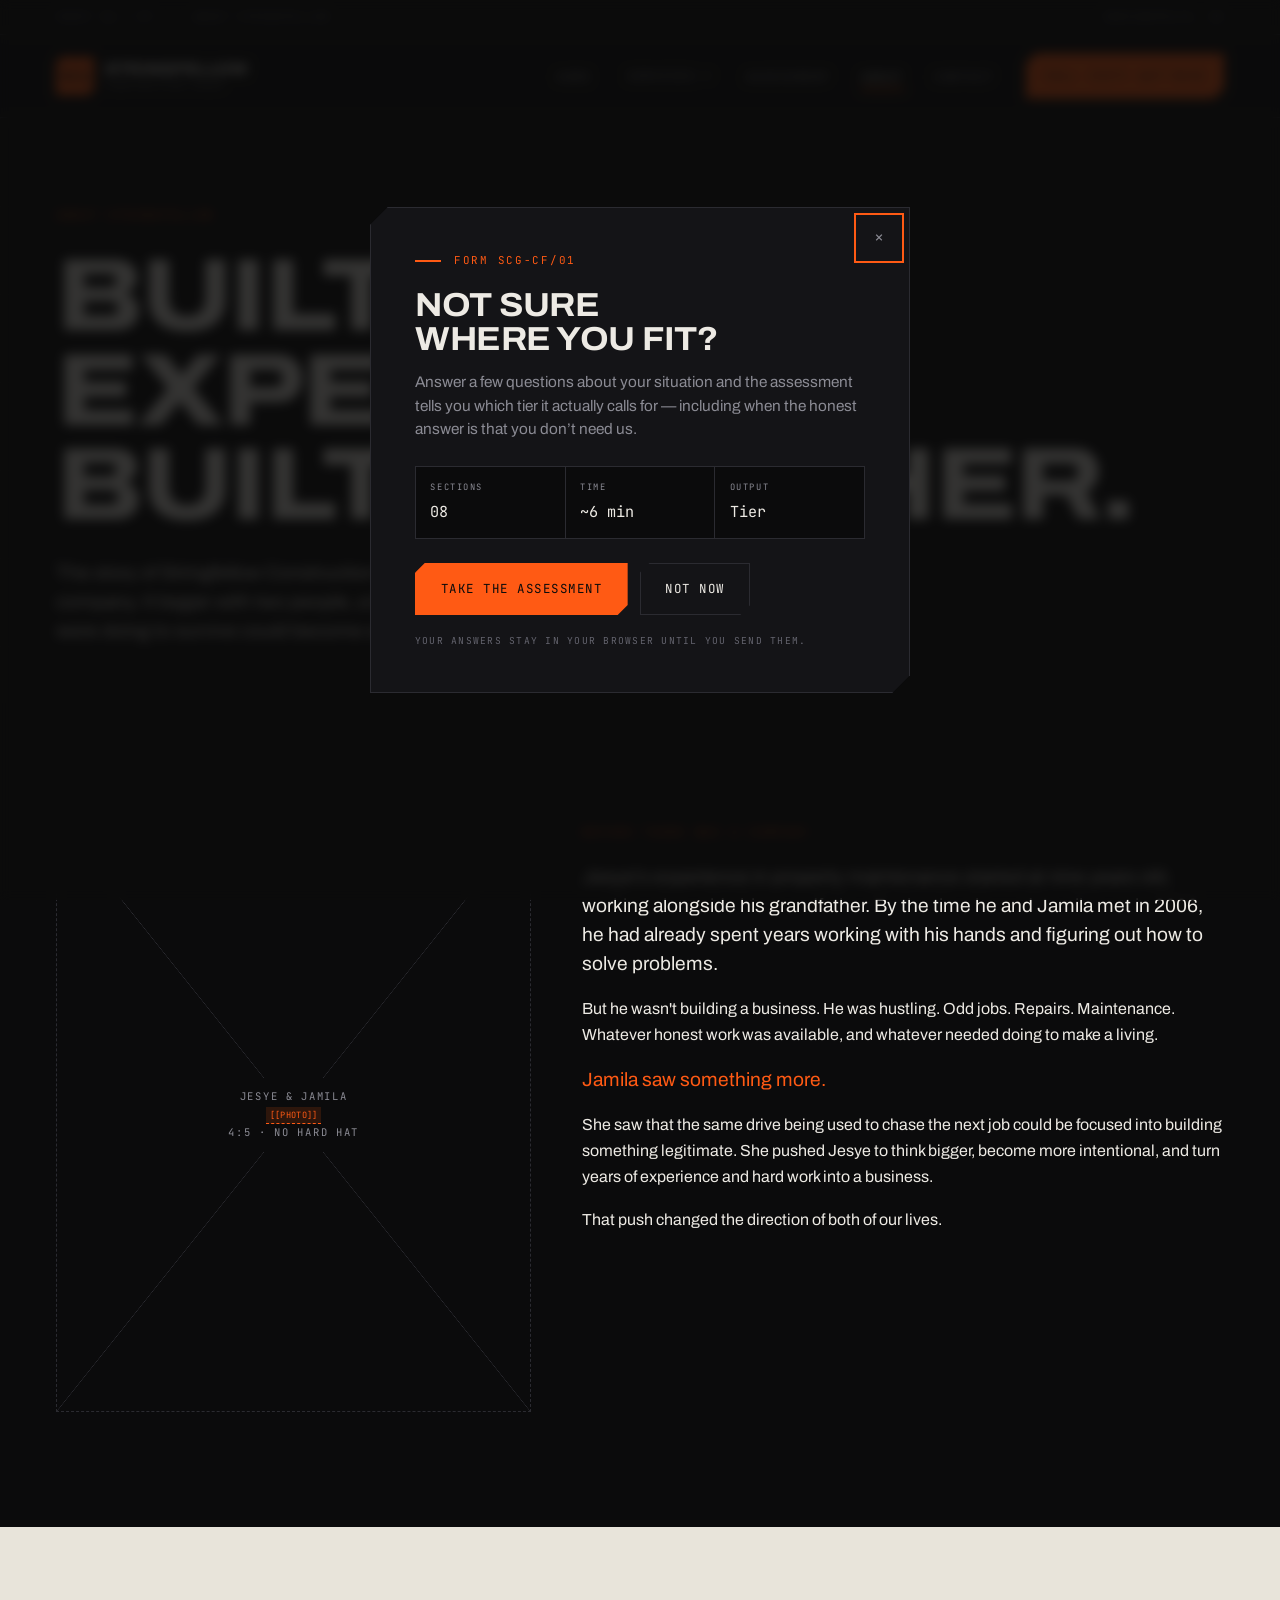
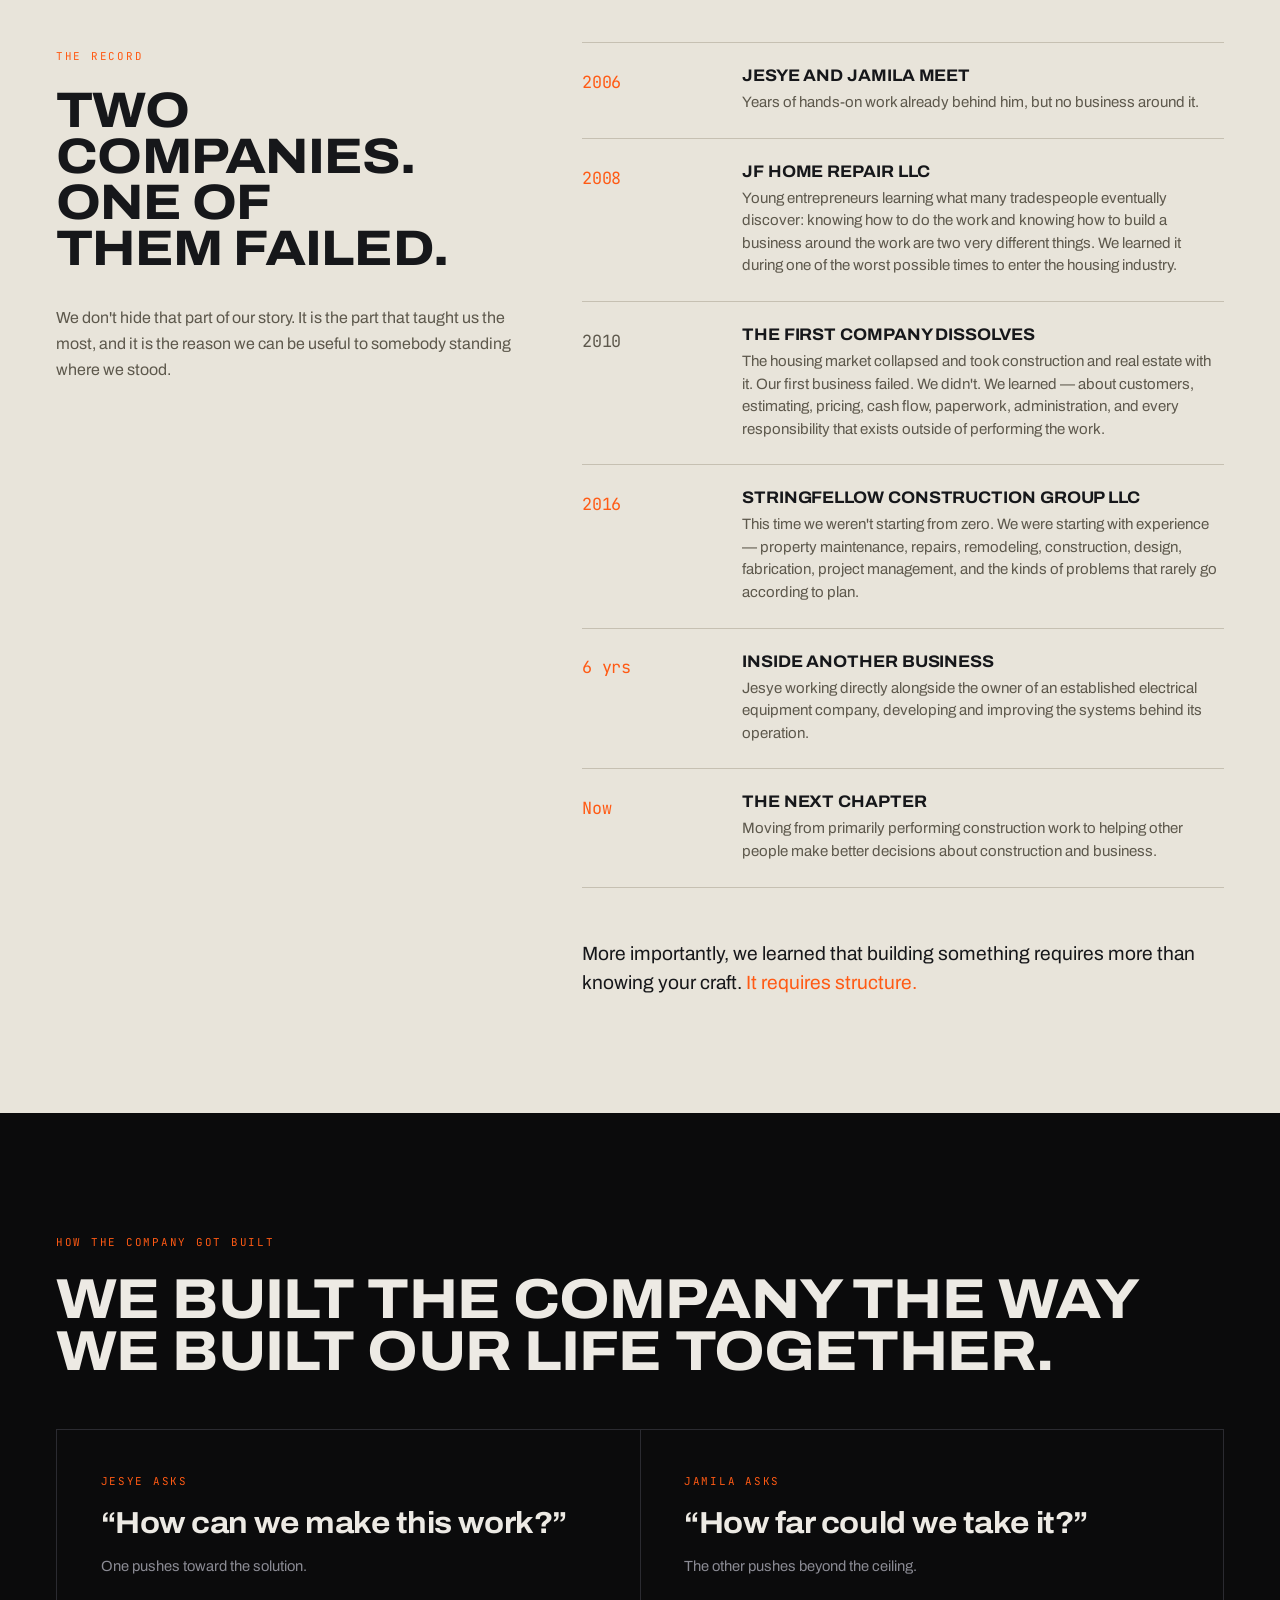
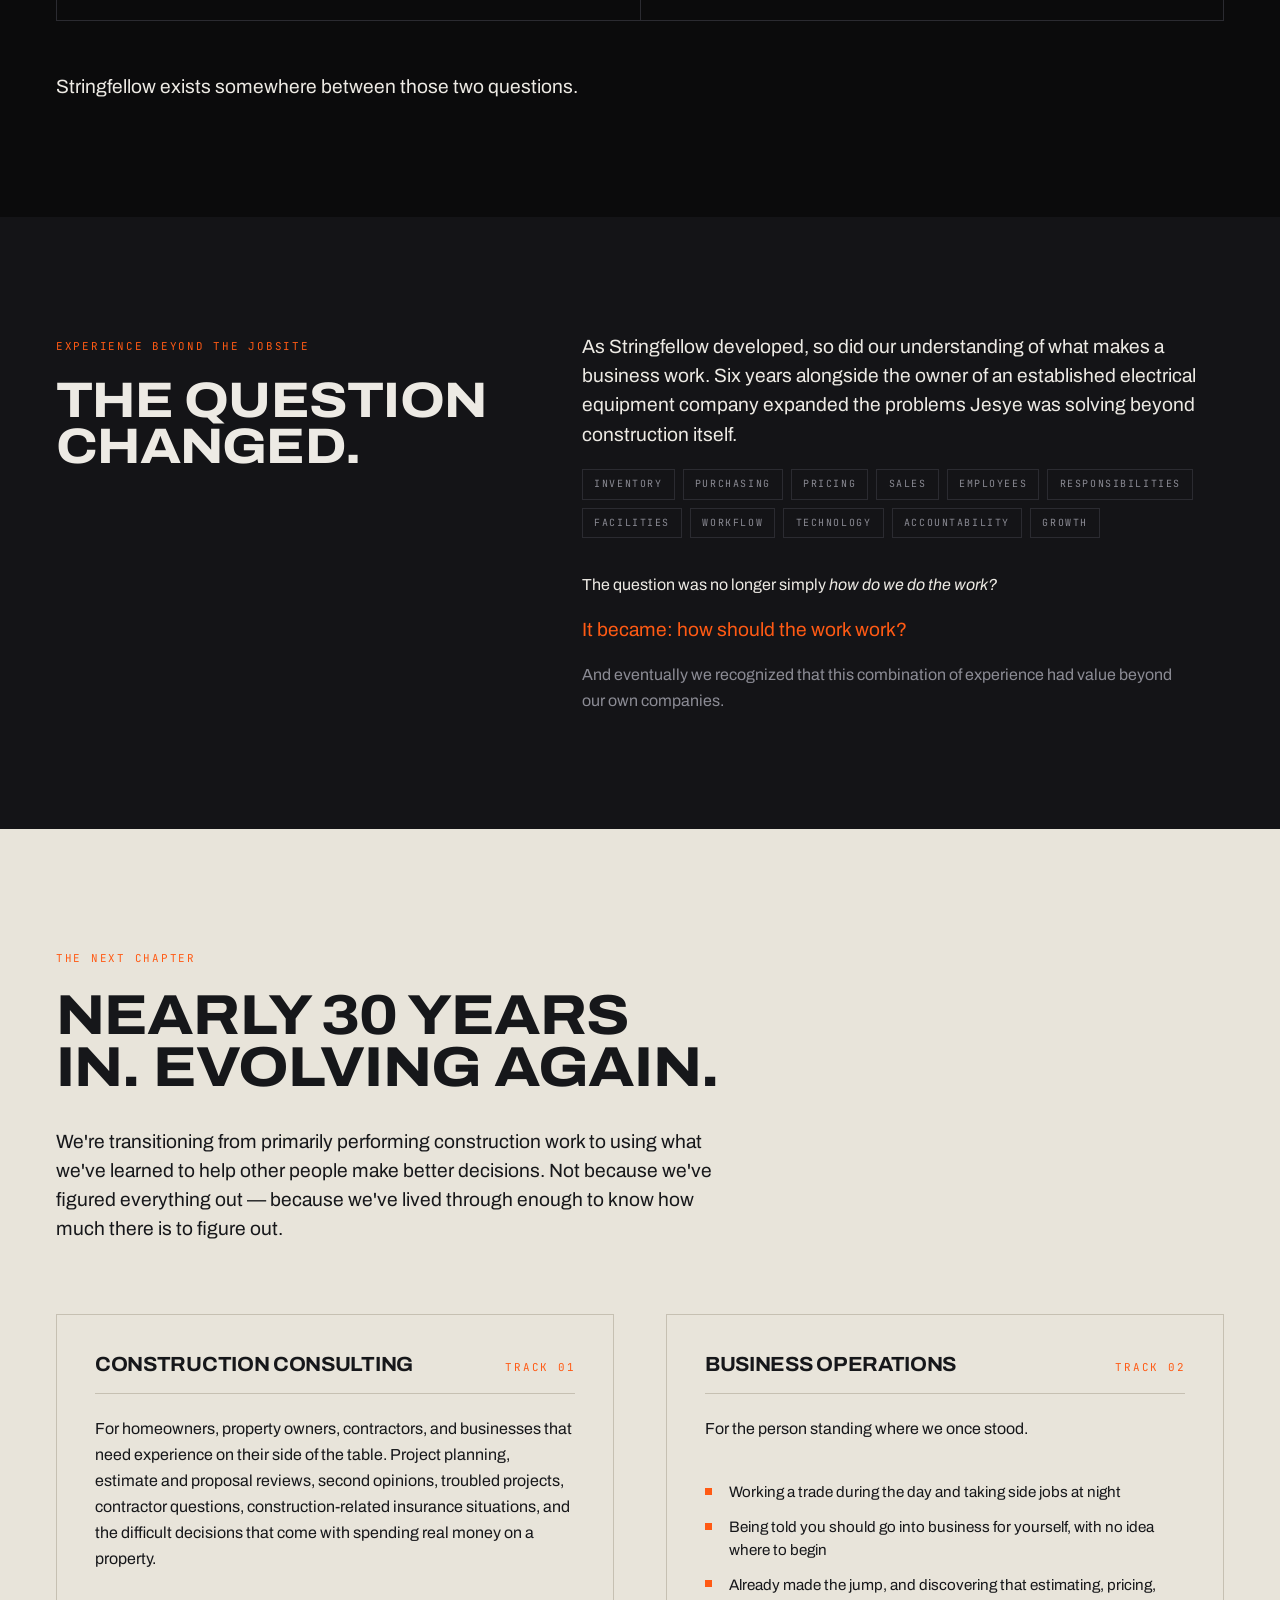
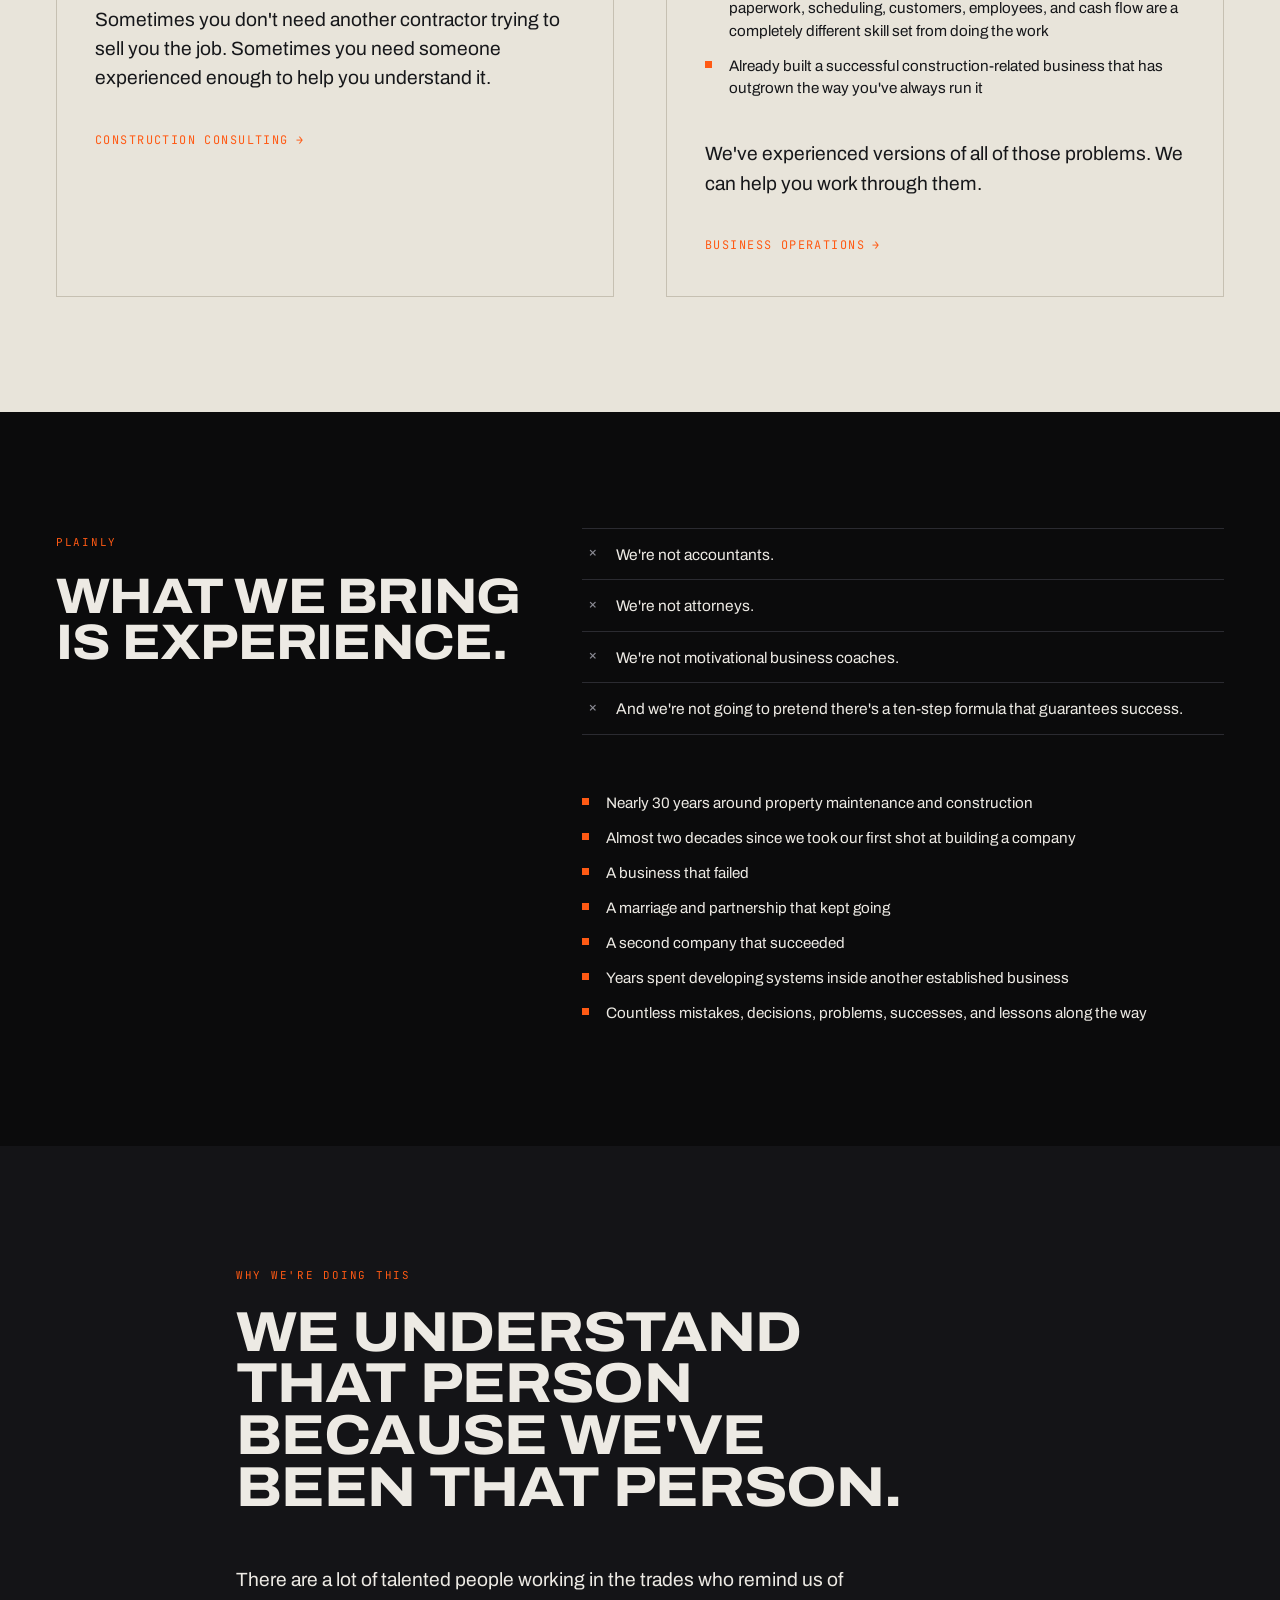
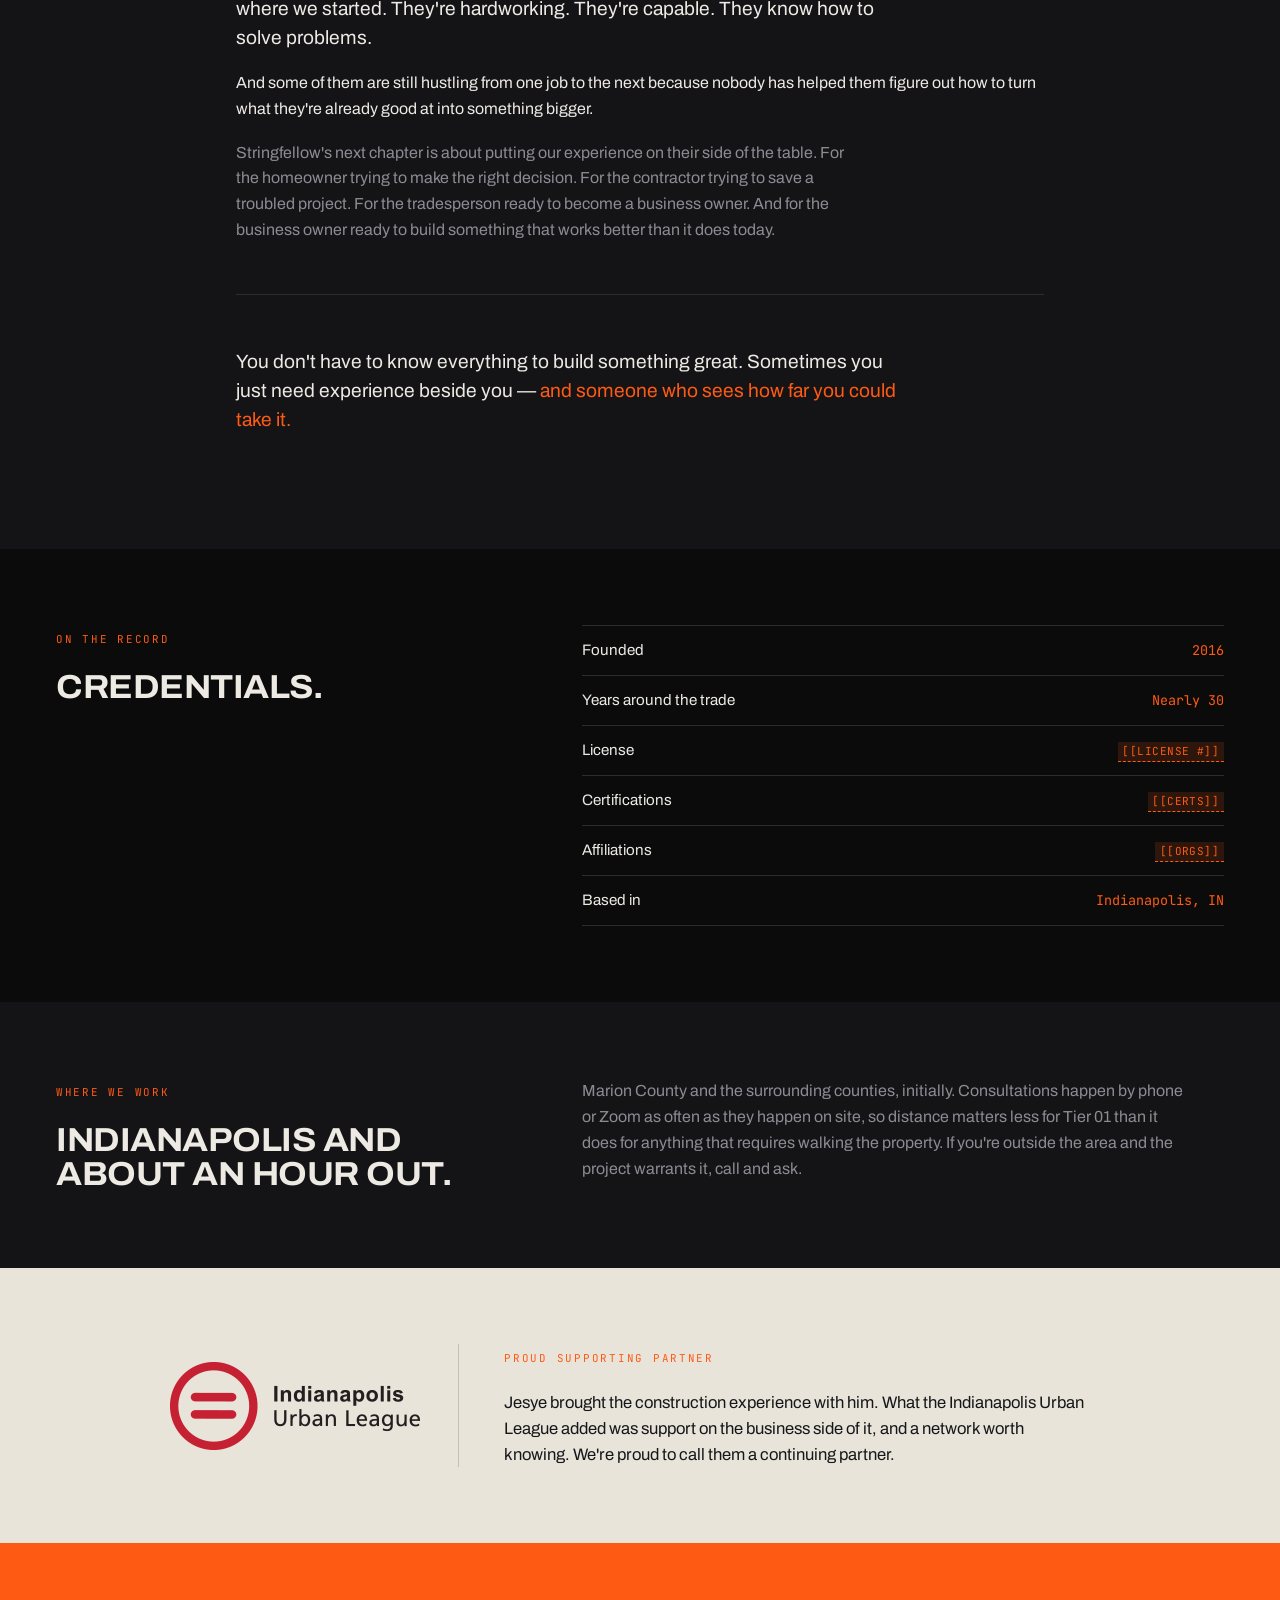
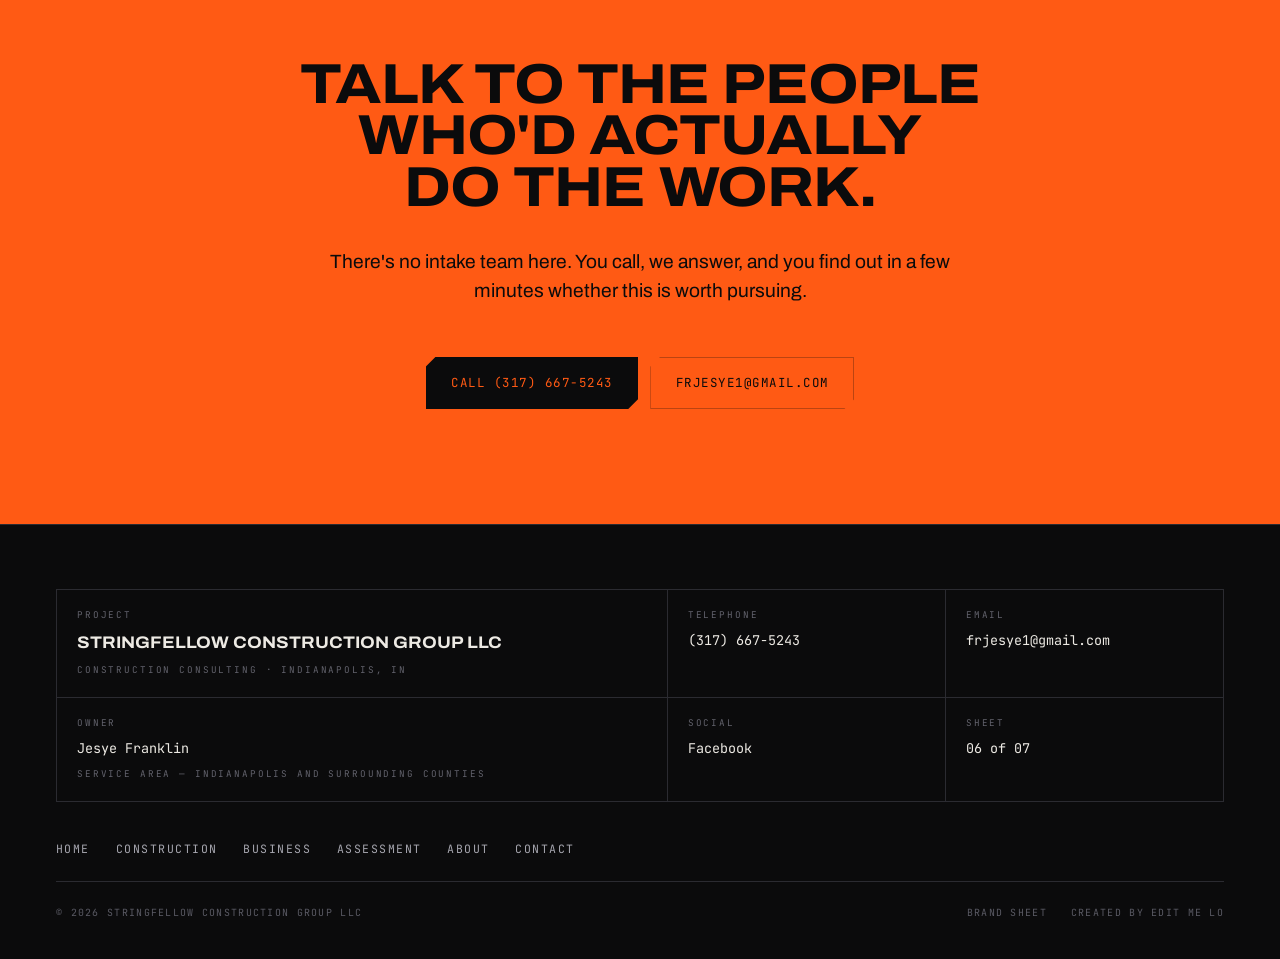
<file: about.html>
<!doctype html>
<html lang="en">
<head>
<meta charset="utf-8">
<meta name="viewport" content="width=device-width, initial-scale=1">
<title>About Stringfellow Construction Group — Jesye &amp; Jamila Franklin, Indianapolis</title>
<meta name="description" content="Stringfellow Construction Group was built by Jesye and Jamila Franklin in Indianapolis. Nearly 30 years around the trade, a first company that failed in 2010, and a second founded in 2016 — now a construction consulting and business operations practice.">
<link rel="icon" href="/favicon.svg" type="image/svg+xml">
<link rel="preconnect" href="https://fonts.googleapis.com">
<link rel="preconnect" href="https://fonts.gstatic.com" crossorigin>
<link href="https://fonts.googleapis.com/css2?family=Archivo:wdth,wght@62..125,100..900&family=JetBrains+Mono:wght@400;500;700&display=swap" rel="stylesheet">
<link rel="stylesheet" href="/assets/css/site.css">
</head>
<body>

<a class="skip" href="#main">Skip to content</a>

<div class="sheet">
  <div class="wrap sheet__inner">
    <span>Sheet 06 / 07 &nbsp;·&nbsp; About Stringfellow</span>
    <span class="sheet__hide">Indianapolis, IN</span>
  </div>
</div>

<header class="hdr">
  <div class="wrap hdr__inner">
    <a class="brand" href="/" aria-label="Stringfellow Construction Group, home">
      <svg class="brand__mark" viewBox="0 0 100 100" aria-hidden="true" focusable="false">
        <path d="M14 0 H100 V86 L86 100 H0 V14 Z" fill="#FF5A14"/>
        <g transform="translate(13 34) scale(0.336)" fill="none" stroke="#0B0B0C" stroke-width="14" stroke-linejoin="miter">
          <path d="M58 10 L22 10 L10 22 L10 32 L22 44 L46 44 L58 56 L58 74 L46 86 L10 86"/>
          <path d="M134 10 L98 10 L86 22 L86 74 L98 86 L134 86"/>
          <path d="M210 10 L174 10 L162 22 L162 74 L174 86 L210 86 L210 52 L190 52"/>
        </g>
      </svg>
      <span class="brand__txt">
        <span class="brand__name">Stringfellow</span>
        <span class="brand__sub">Construction Group</span>
      </span>
    </a>

    <button class="burger" type="button" aria-expanded="false" aria-controls="nav" aria-label="Open menu">
      <span></span><span></span><span></span>
    </button>

    <nav class="nav" id="nav" aria-label="Main">
      <ul class="nav__list">
        <li><a class="nav__link" href="/">Home</a></li>
        <li class="nav__has-menu">
          <button class="nav__link nav__trigger" type="button" aria-expanded="false" aria-controls="svc-menu">
            Services <span class="nav__caret" aria-hidden="true"></span>
          </button>
          <div class="nav__menu" id="svc-menu">
            <div class="nav__group">
              <p class="nav__grouph">Construction</p>
              <ul>
                <li><a class="nav__sub" href="/services">Services &amp; Pricing</a></li>
                <li><a class="nav__sub" href="/insurance-recovery">Insurance &amp; Recovery</a></li>
              </ul>
            </div>
            <div class="nav__group">
              <p class="nav__grouph">Business</p>
              <ul>
                <li><a class="nav__sub" href="/business">Business Operations</a></li>
                <li><a class="nav__sub" href="/business/services">Services &amp; Pricing</a></li>
              </ul>
            </div>
          </div>
        </li>
        <li><a class="nav__link" href="/assessment">Assessment</a></li>
        <li><a class="nav__link" href="/about" aria-current="page">About</a></li>
        <li><a class="nav__link" href="/contact">Contact</a></li>
      </ul>
      <a class="btn btn--primary nav__cta" href="tel:+13176675243">Call (317) 667-5243</a>
    </nav>
  </div>
</header>

<main id="main">

  <!-- ============ PAGE HEAD ============ -->
  <section class="phead gridded">
    <div class="wrap">
      <p class="label label--amber">About Stringfellow</p>
      <h1 class="d1 phead__h1">Built from experience. Built together.</h1>
      <p class="lede phead__lede">
        The story of Stringfellow Construction Group didn't begin with a construction
        company. It began with two people, a lot of hard work, and the belief that what
        we were doing to survive could become something more.
      </p>
    </div>
  </section>

  <!-- ============ ORIGIN ============ -->
  <section class="band band--ink">
    <div class="wrap">
      <div class="cols cols--aside">
        <div>
          <div class="photo-slot">
            <span class="photo-slot__t">
              Jesye &amp; Jamila<br>
              <span class="todo">[[PHOTO]]</span><br>
              4:5 · No hard hat
            </span>
          </div>
        </div>

        <div class="stack">
          <p class="label label--amber">Before there was a company</p>
          <p class="lede">
            Jesye's experience in property maintenance started at nine years old, working
            alongside his grandfather. By the time he and Jamila met in 2006, he had
            already spent years working with his hands and figuring out how to solve
            problems.
          </p>
          <p>
            But he wasn't building a business. He was hustling. Odd jobs. Repairs.
            Maintenance. Whatever honest work was available, and whatever needed doing to
            make a living.
          </p>
          <p class="lede amber">Jamila saw something more.</p>
          <p>
            She saw that the same drive being used to chase the next job could be focused
            into building something legitimate. She pushed Jesye to think bigger, become
            more intentional, and turn years of experience and hard work into a business.
          </p>
          <p><strong>That push changed the direction of both of our lives.</strong></p>
        </div>
      </div>
    </div>
  </section>

  <!-- ============ CHRONOLOGY ============ -->
  <section class="band band--bone">
    <div class="wrap">
      <div class="cols cols--aside">
        <div>
          <p class="label label--amber">The record</p>
          <h2 class="d2 mt-1">Two companies. One of them failed.</h2>
          <p class="body-muted mt-2">
            We don't hide that part of our story. It is the part that taught us the most,
            and it is the reason we can be useful to somebody standing where we stood.
          </p>
        </div>

        <div>
          <div class="chrono">
            <div class="chrono__row">
              <span class="chrono__y">2006</span>
              <span class="chrono__t">Jesye and Jamila meet</span>
              <span class="chrono__d">Years of hands-on work already behind him, but no business around it.</span>
            </div>
            <div class="chrono__row">
              <span class="chrono__y">2008</span>
              <span class="chrono__t">JF Home Repair LLC</span>
              <span class="chrono__d">Young entrepreneurs learning what many tradespeople eventually discover: knowing how to do the work and knowing how to build a business around the work are two very different things. We learned it during one of the worst possible times to enter the housing industry.</span>
            </div>
            <div class="chrono__row chrono__row--down">
              <span class="chrono__y">2010</span>
              <span class="chrono__t">The first company dissolves</span>
              <span class="chrono__d">The housing market collapsed and took construction and real estate with it. Our first business failed. We didn't. We learned — about customers, estimating, pricing, cash flow, paperwork, administration, and every responsibility that exists outside of performing the work.</span>
            </div>
            <div class="chrono__row">
              <span class="chrono__y">2016</span>
              <span class="chrono__t">Stringfellow Construction Group LLC</span>
              <span class="chrono__d">This time we weren't starting from zero. We were starting with experience — property maintenance, repairs, remodeling, construction, design, fabrication, project management, and the kinds of problems that rarely go according to plan.</span>
            </div>
            <div class="chrono__row">
              <span class="chrono__y">6 yrs</span>
              <span class="chrono__t">Inside another business</span>
              <span class="chrono__d">Jesye working directly alongside the owner of an established electrical equipment company, developing and improving the systems behind its operation.</span>
            </div>
            <div class="chrono__row">
              <span class="chrono__y">Now</span>
              <span class="chrono__t">The next chapter</span>
              <span class="chrono__d">Moving from primarily performing construction work to helping other people make better decisions about construction and business.</span>
            </div>
          </div>

          <p class="lede mt-3">
            More importantly, we learned that building something requires more than
            knowing your craft. <strong class="amber">It requires structure.</strong>
          </p>
        </div>
      </div>
    </div>
  </section>

  <!-- ============ THE TWO QUESTIONS ============ -->
  <section class="band band--ink">
    <div class="wrap">
      <p class="label label--amber">How the company got built</p>
      <h2 class="d2 mt-1 max-46">We built the company the way we built our life together.</h2>

      <div class="duo mt-3">
        <div class="duo__cell">
          <span class="label label--amber">Jesye asks</span>
          <p class="duo__q">“How can we make this work?”</p>
          <p class="duo__d">One pushes toward the solution.</p>
        </div>
        <div class="duo__cell">
          <span class="label label--amber">Jamila asks</span>
          <p class="duo__q">“How far could we take it?”</p>
          <p class="duo__d">The other pushes beyond the ceiling.</p>
        </div>
      </div>

      <p class="lede mt-3">Stringfellow exists somewhere between those two questions.</p>
    </div>
  </section>

  <!-- ============ BEYOND THE JOBSITE ============ -->
  <section class="band band--ink2">
    <div class="wrap">
      <div class="cols cols--aside">
        <div>
          <p class="label label--amber">Experience beyond the jobsite</p>
          <h2 class="d2 mt-1">The question changed.</h2>
        </div>
        <div class="stack">
          <p class="lede">
            As Stringfellow developed, so did our understanding of what makes a business
            work. Six years alongside the owner of an established electrical equipment
            company expanded the problems Jesye was solving beyond construction itself.
          </p>
          <div class="tags mt-1">
            <span class="tag">Inventory</span>
            <span class="tag">Purchasing</span>
            <span class="tag">Pricing</span>
            <span class="tag">Sales</span>
            <span class="tag">Employees</span>
            <span class="tag">Responsibilities</span>
            <span class="tag">Facilities</span>
            <span class="tag">Workflow</span>
            <span class="tag">Technology</span>
            <span class="tag">Accountability</span>
            <span class="tag">Growth</span>
          </div>
          <p class="mt-2">
            The question was no longer simply <em>how do we do the work?</em>
          </p>
          <p class="lede amber">It became: how should the work work?</p>
          <p class="body-muted">
            And eventually we recognized that this combination of experience had value
            beyond our own companies.
          </p>
        </div>
      </div>
    </div>
  </section>

  <!-- ============ THE NEXT CHAPTER — the two tracks ============ -->
  <section class="band band--bone">
    <div class="wrap">
      <p class="label label--amber">The next chapter</p>
      <h2 class="d2 mt-1 max-46">Nearly 30 years in. Evolving again.</h2>
      <p class="lede mt-2">
        We're transitioning from primarily performing construction work to using what
        we've learned to help other people make better decisions. Not because we've
        figured everything out — because we've lived through enough to know how much
        there is to figure out.
      </p>

      <div class="cols cols--2 mt-4">
        <div class="spec">
          <div class="spec__head">
            <h3 class="d4">Construction Consulting</h3>
            <span class="label label--amber">Track 01</span>
          </div>
          <p>
            For homeowners, property owners, contractors, and businesses that need
            experience on their side of the table. Project planning, estimate and proposal
            reviews, second opinions, troubled projects, contractor questions,
            construction-related insurance situations, and the difficult decisions that
            come with spending real money on a property.
          </p>
          <p class="lede mt-2">
            Sometimes you don't need another contractor trying to sell you the job.
            Sometimes you need someone experienced enough to help you understand it.
          </p>
          <p class="mt-2"><a class="tlink" href="/services">Construction consulting <span aria-hidden="true">→</span></a></p>
        </div>

        <div class="spec">
          <div class="spec__head">
            <h3 class="d4">Business Operations</h3>
            <span class="label label--amber">Track 02</span>
          </div>
          <p>For the person standing where we once stood.</p>
          <ul class="list-spec mt-2">
            <li>Working a trade during the day and taking side jobs at night</li>
            <li>Being told you should go into business for yourself, with no idea where to begin</li>
            <li>Already made the jump, and discovering that estimating, pricing, paperwork, scheduling, customers, employees, and cash flow are a completely different skill set from doing the work</li>
            <li>Already built a successful construction-related business that has outgrown the way you've always run it</li>
          </ul>
          <p class="lede mt-2">
            We've experienced versions of all of those problems. We can help you work
            through them.
          </p>
          <p class="mt-2"><a class="tlink" href="/business">Business operations <span aria-hidden="true">→</span></a></p>
        </div>
      </div>
    </div>
  </section>

  <!-- ============ WHAT WE ARE NOT ============ -->
  <section class="band band--ink">
    <div class="wrap">
      <div class="cols cols--aside">
        <div>
          <p class="label label--amber">Plainly</p>
          <h2 class="d2 mt-1">What we bring is experience.</h2>
        </div>
        <div>
          <ul class="notfor">
            <li>We're not accountants.</li>
            <li>We're not attorneys.</li>
            <li>We're not motivational business coaches.</li>
            <li>And we're not going to pretend there's a ten-step formula that guarantees success.</li>
          </ul>

          <ul class="list-spec mt-3">
            <li>Nearly 30 years around property maintenance and construction</li>
            <li>Almost two decades since we took our first shot at building a company</li>
            <li>A business that failed</li>
            <li>A marriage and partnership that kept going</li>
            <li>A second company that succeeded</li>
            <li>Years spent developing systems inside another established business</li>
            <li>Countless mistakes, decisions, problems, successes, and lessons along the way</li>
          </ul>
        </div>
      </div>
    </div>
  </section>

  <!-- ============ WHY WE'RE DOING THIS ============ -->
  <section class="band band--ink2">
    <div class="wrap wrap--narrow">
      <p class="label label--amber">Why we're doing this</p>
      <h2 class="d2 mt-1">We understand that person because we've been that person.</h2>

      <div class="stack mt-3">
        <p class="lede">
          There are a lot of talented people working in the trades who remind us of where
          we started. They're hardworking. They're capable. They know how to solve
          problems.
        </p>
        <p>
          And some of them are still hustling from one job to the next because nobody has
          helped them figure out how to turn what they're already good at into something
          bigger.
        </p>
        <p class="body-muted">
          Stringfellow's next chapter is about putting our experience on their side of the
          table. For the homeowner trying to make the right decision. For the contractor
          trying to save a troubled project. For the tradesperson ready to become a
          business owner. And for the business owner ready to build something that works
          better than it does today.
        </p>

        <hr class="rule">

        <p class="lede">
          You don't have to know everything to build something great. Sometimes you just
          need experience beside you — <strong class="amber">and someone who sees how far
          you could take it.</strong>
        </p>
      </div>
    </div>
  </section>

  <!-- ============ CREDENTIALS ============ -->
  <section class="band band--ink band--tight">
    <div class="wrap">
      <div class="cols cols--aside">
        <div>
          <p class="label label--amber">On the record</p>
          <h2 class="d3 mt-1">Credentials.</h2>
        </div>
        <div>
          <ul class="list-rule">
            <li><span class="list-rule__k">Founded</span><span class="list-rule__v">2016</span></li>
            <li><span class="list-rule__k">Years around the trade</span><span class="list-rule__v">Nearly 30</span></li>
            <li><span class="list-rule__k">License</span><span class="list-rule__v"><span class="todo">[[LICENSE #]]</span></span></li>
            <li><span class="list-rule__k">Certifications</span><span class="list-rule__v"><span class="todo">[[CERTS]]</span></span></li>
            <li><span class="list-rule__k">Affiliations</span><span class="list-rule__v"><span class="todo">[[ORGS]]</span></span></li>
            <li><span class="list-rule__k">Based in</span><span class="list-rule__v">Indianapolis, IN</span></li>
          </ul>
        </div>
      </div>
    </div>
  </section>

  <!-- ============ SERVICE AREA ============ -->
  <section class="band band--ink2 band--tight">
    <div class="wrap">
      <div class="cols cols--aside">
        <div>
          <p class="label label--amber">Where we work</p>
          <h2 class="d3 mt-1">Indianapolis and about an hour out.</h2>
        </div>
        <div>
          <p class="body-muted">
            Marion County and the surrounding counties, initially. Consultations happen by
            phone or Zoom as often as they happen on site, so distance matters less for
            Tier 01 than it does for anything that requires walking the property. If you're
            outside the area and the project warrants it, call and ask.
          </p>
        </div>
      </div>
    </div>
  </section>

  <!-- ============ URBAN LEAGUE PARTNER ============ -->
  <section class="band band--bone band--tight">
    <div class="wrap">
      <div class="partner reveal">
        <img class="partner__mark" src="/assets/img/urban-league-logo.png"
             alt="Indianapolis Urban League" width="250" height="88" loading="lazy">
        <div class="partner__body">
          <p class="label label--amber">Proud supporting partner</p>
          <p class="partner__txt mt-1">
            Jesye brought the construction experience with him. What the Indianapolis
            Urban League added was support on the business side of it, and a network
            worth knowing. We're proud to call them a continuing partner.
          </p>
        </div>
      </div>
    </div>
  </section>

  <!-- ============ CTA ============ -->
  <section class="band band--amber">
    <div class="wrap center">
      <h2 class="d2 max-20ch">Talk to the people who'd actually do the work.</h2>
      <p class="lede mt-2">
        There's no intake team here. You call, we answer, and you find out in a few
        minutes whether this is worth pursuing.
      </p>
      <div class="btn-row mt-3">
        <a class="btn btn--primary" href="tel:+13176675243">Call (317) 667-5243</a>
        <a class="btn btn--ghost" href="mailto:frjesye1@gmail.com">frjesye1@gmail.com</a>
      </div>
    </div>
  </section>

</main>

<footer class="foot">
  <div class="wrap">
    <div class="tblock">
      <div class="tblock__cell">
        <span class="tblock__k">Project</span>
        <span class="tblock__v tblock__v--big">Stringfellow Construction Group LLC</span>
        <span class="tblock__k">Construction consulting · Indianapolis, IN</span>
      </div>
      <div class="tblock__cell">
        <span class="tblock__k">Telephone</span>
        <a class="tblock__v" href="tel:+13176675243">(317) 667-5243</a>
      </div>
      <div class="tblock__cell">
        <span class="tblock__k">Email</span>
        <a class="tblock__v" href="mailto:frjesye1@gmail.com">frjesye1@gmail.com</a>
      </div>
      <div class="tblock__cell">
        <span class="tblock__k">Owner</span>
        <span class="tblock__v">Jesye Franklin</span>
        <span class="tblock__k">Service area — Indianapolis and surrounding counties</span>
      </div>
      <div class="tblock__cell">
        <span class="tblock__k">Social</span>
        <a class="tblock__v" href="https://www.facebook.com/stringfellowconstructiongroup/" target="_blank" rel="noopener">Facebook</a>
      </div>
      <div class="tblock__cell">
        <span class="tblock__k">Sheet</span>
        <span class="tblock__v">06 of 07</span>
      </div>
    </div>

    <nav class="foot__nav" aria-label="Footer">
      <a class="foot__link" href="/">Home</a>
      <a class="foot__link" href="/services">Construction</a>
      <a class="foot__link" href="/business">Business</a>
      <a class="foot__link" href="/assessment">Assessment</a>
      <a class="foot__link" href="/about">About</a>
      <a class="foot__link" href="/contact">Contact</a>
    </nav>

    <div class="foot__legal">
      <span>© <span data-year>2026</span> Stringfellow Construction Group LLC</span>
      <span class="foot__meta">
        <a href="/brand">Brand sheet</a>
        <a href="https://www.editmelo.com/" target="_blank" rel="noopener">Created by Edit Me Lo</a>
      </span>
    </div>
  </div>
</footer>

<script src="/assets/js/site.js" defer></script>
</body>
</html>
</file>
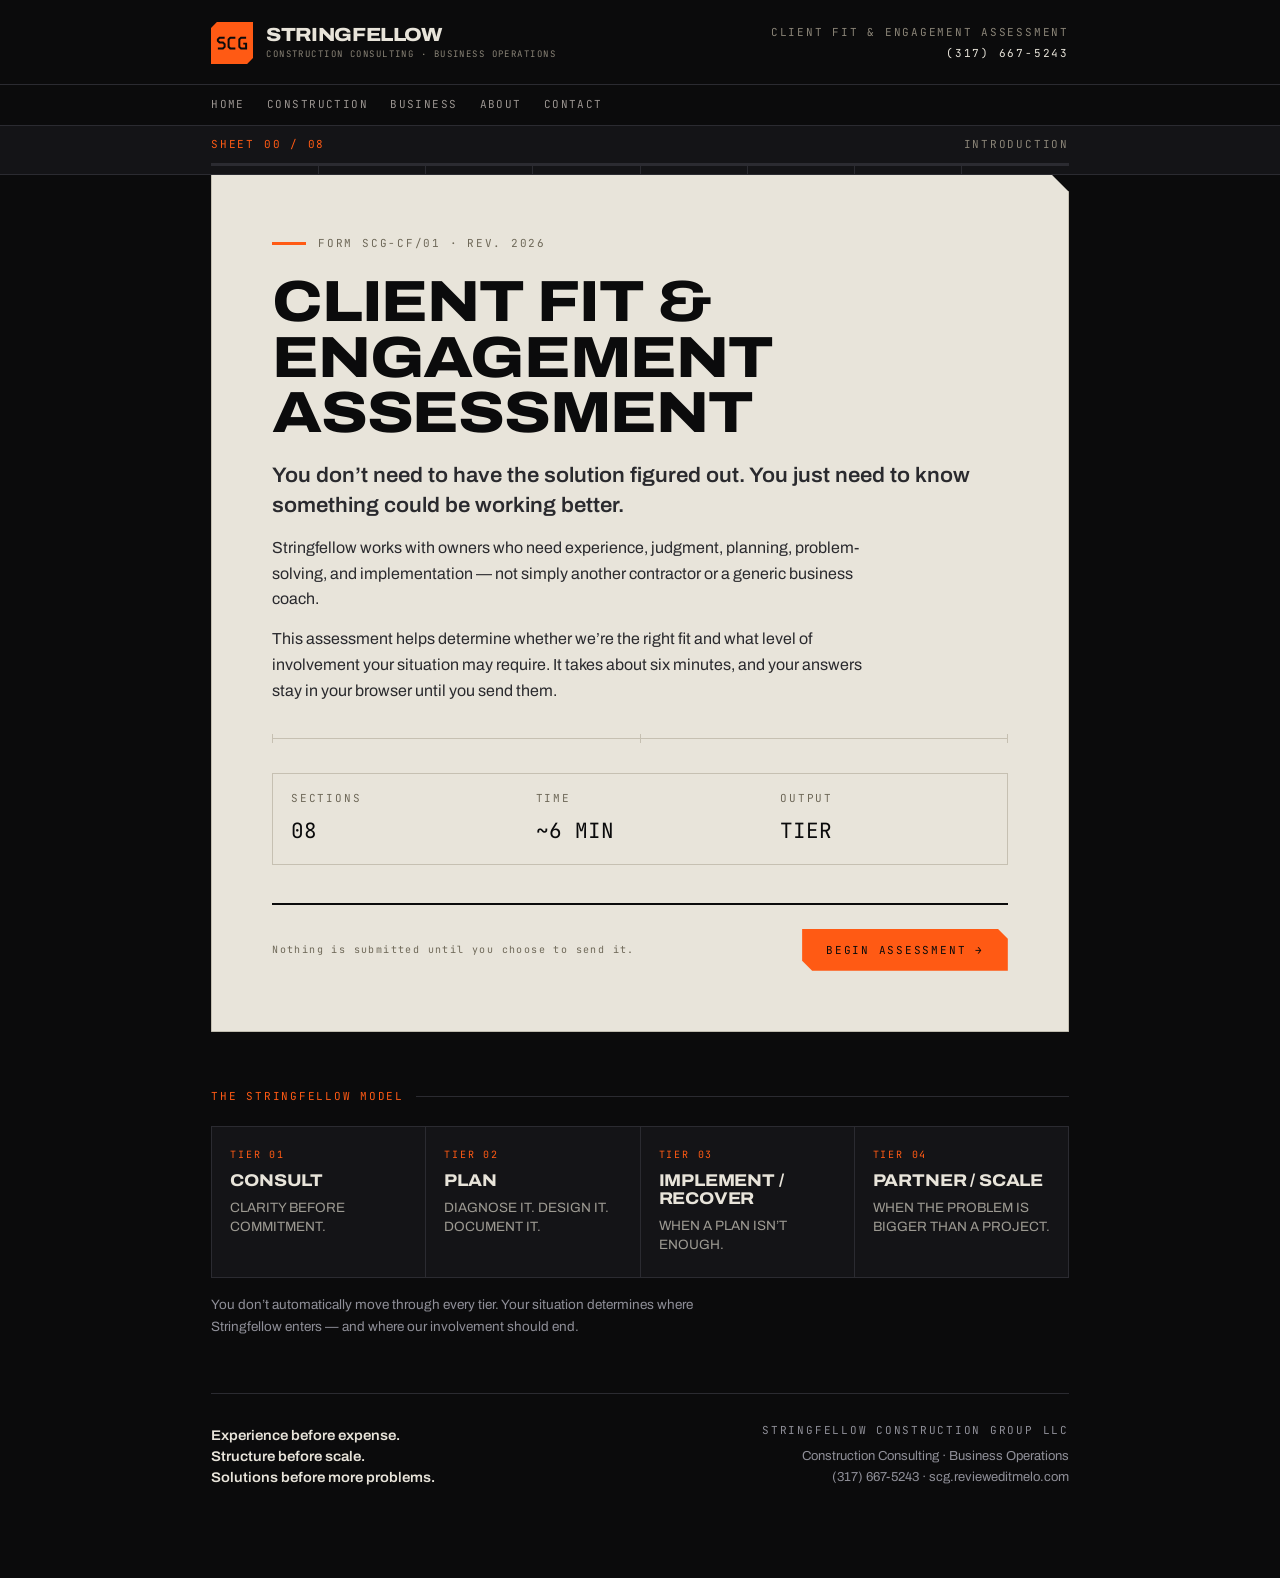
<file: assessment.html>
<!DOCTYPE html>
<html lang="en">
<head>
<meta charset="utf-8">
<meta name="viewport" content="width=device-width, initial-scale=1">
<title>Client Fit &amp; Engagement Assessment — Stringfellow Consulting Group</title>
<meta name="description" content="Stringfellow Construction Group — Client Fit &amp; Engagement Assessment. Determine whether Stringfellow is the right resource and what level of involvement your situation requires.">
<link rel="icon" href="/favicon.svg" type="image/svg+xml">
<link rel="preconnect" href="https://fonts.googleapis.com">
<link rel="preconnect" href="https://fonts.gstatic.com" crossorigin>
<link href="https://fonts.googleapis.com/css2?family=Archivo:ital,wdth,wght@0,62..125,100..900;1,62..125,100..900&family=JetBrains+Mono:wght@400;500;700&display=swap" rel="stylesheet">
<style>
/* ============================================================
   SCG BRAND TOKENS  —  scg.revieweditmelo.com/brand
   Ink #0B0B0C · Ink Raised #141417 · Line #2B2B31
   Bone #E8E4DA · Bone Line #C6C0B2 · Amber #FF5A14
   Archivo (display/body) · JetBrains Mono (data & labels)
   NO border-radius. NO shadows, bevels, gradients.
   Amber is rationed — never more than ~5% of a layout.
   ============================================================ */
:root{
  --ink:#0B0B0C;
  --ink-raised:#141417;
  --line:#2B2B31;
  --bone:#E8E4DA;
  --bone-line:#C6C0B2;
  --bone-dim:#8A8477;
  --amber:#FF5A14;
  --amber-dim:#C7440F;

  --f-display:'Archivo',system-ui,-apple-system,'Segoe UI',sans-serif;
  --f-mono:'JetBrains Mono','SFMono-Regular',Menlo,Consolas,monospace;

  --gut:clamp(20px,4vw,56px);
  --sheet:960px;
}
*,*::before,*::after{box-sizing:border-box;}
html{-webkit-text-size-adjust:100%;}
body{
  margin:0;
  background:var(--ink);
  color:var(--bone);
  font-family:var(--f-display);
  font-variation-settings:'wdth' 100,'wght' 400;
  font-size:16px;
  line-height:1.62;
  -webkit-font-smoothing:antialiased;
}
/* ---------- type primitives ---------- */
.display{
  font-family:var(--f-display);
  font-variation-settings:'wdth' 116,'wght' 800;
  text-transform:uppercase;
  letter-spacing:-0.022em;
  line-height:0.95;
  margin:0;
}
.sect-h{
  font-family:var(--f-display);
  font-variation-settings:'wdth' 112,'wght' 750;
  text-transform:uppercase;
  letter-spacing:-0.015em;
  line-height:1.05;
  margin:0;
}
.mono{
  font-family:var(--f-mono);
  font-weight:500;
  text-transform:uppercase;
  letter-spacing:0.16em;
  font-variant-numeric:tabular-nums;
  font-size:11px;
}
.amber{color:var(--amber);}
.dim{color:var(--bone-dim);}

/* ---------- chamfer: the identity motif (45° cut corners) ---------- */
.chamfer-tr{clip-path:polygon(0 0, calc(100% - 18px) 0, 100% 18px, 100% 100%, 0 100%);}
.chamfer-br{clip-path:polygon(0 0, 100% 0, 100% calc(100% - 18px), calc(100% - 18px) 100%, 0 100%);}
.chamfer-both{clip-path:polygon(0 0, calc(100% - 22px) 0, 100% 22px, 100% 100%, 22px 100%, 0 calc(100% - 22px));}
.chamfer-btn{clip-path:polygon(0 0, calc(100% - 10px) 0, 100% 10px, 100% 100%, 10px 100%, 0 calc(100% - 10px));}

/* ============================================================
   MASTHEAD
   ============================================================ */
.mast{
  border-bottom:1px solid var(--line);
  background:var(--ink);
}
.mast-in{
  max-width:var(--sheet);
  margin:0 auto;
  padding:22px var(--gut) 20px;
  display:flex;
  align-items:center;
  justify-content:space-between;
  gap:20px;
  flex-wrap:wrap;
}
.logo{display:flex;align-items:center;gap:13px;text-decoration:none;color:inherit;}
.logo svg{display:block;flex:none;}
.logo-txt{display:flex;flex-direction:column;gap:3px;}
.logo-name{
  font-family:var(--f-display);
  font-variation-settings:'wdth' 116,'wght' 800;
  text-transform:uppercase;letter-spacing:-0.02em;
  font-size:19px;line-height:1;
}
.logo-sub{font-family:var(--f-mono);font-size:9px;letter-spacing:0.16em;text-transform:uppercase;color:var(--bone-dim);}
.mast-meta{text-align:right;display:flex;flex-direction:column;gap:3px;}
.mast-meta a{color:var(--bone);text-decoration:none;}
.mast-meta a:hover{color:var(--amber);}
.mast-nav{border-top:1px solid var(--line);background:var(--ink);}
.mast-nav-in{
  max-width:var(--sheet);
  margin:0 auto;
  padding:0 var(--gut);
  display:flex;
  flex-wrap:wrap;
  gap:22px;
}
.mast-nav a{
  font-family:var(--f-mono);
  font-size:11px;
  letter-spacing:0.13em;
  text-transform:uppercase;
  text-decoration:none;
  color:#9A9490;
  padding:11px 0;
  transition:color .2s;
}
.mast-nav a:hover{color:var(--amber);}

/* ============================================================
   PROGRESS RAIL (sticky)
   ============================================================ */
.rail{
  position:sticky;top:0;z-index:60;
  background:var(--ink-raised);
  border-bottom:1px solid var(--line);
}
.rail-in{
  max-width:var(--sheet);margin:0 auto;
  padding:10px var(--gut) 0;
}
.rail-row{display:flex;justify-content:space-between;align-items:baseline;gap:16px;}
.rail-track{height:3px;background:var(--line);margin-top:9px;position:relative;}
.rail-fill{height:3px;background:var(--amber);width:0%;transition:width .35s cubic-bezier(.2,.7,.2,1);}
.rail-ticks{display:flex;gap:0;margin-top:0;}
.rail-tick{flex:1;height:8px;border-right:1px solid var(--line);}
.rail-tick:last-child{border-right:0;}

/* ============================================================
   SHEET  (the document surface — Bone)
   ============================================================ */
.wrap{max-width:var(--sheet);margin:0 auto;padding:0 var(--gut) 90px;}
.sheet{
  background:var(--bone);
  color:var(--ink);
  padding:clamp(26px,5vw,60px);
  border:1px solid var(--bone-line);
  margin-top:-1px;
}
.sheet .dim{color:#6E6858;}

/* ---------- intro ---------- */
.intro-kicker{display:flex;align-items:center;gap:12px;margin-bottom:22px;}
.intro-kicker .bar{width:34px;height:3px;background:var(--amber);flex:none;}
h1.display{font-size:clamp(30px,6.4vw,58px);margin-bottom:20px;}
.lead{
  font-size:clamp(17px,2.2vw,21px);
  line-height:1.45;
  font-variation-settings:'wdth' 104,'wght' 600;
  margin:0 0 22px;
  max-width:44ch;
}
.intro p{margin:0 0 14px;max-width:66ch;color:#2A2A2E;}
.rule{height:1px;background:var(--bone-line);border:0;margin:32px 0;}
.rule-heavy{height:2px;background:var(--ink);border:0;margin:34px 0 30px;}

/* drafting tick rule */
.tickrule{display:flex;align-items:center;gap:0;margin:30px 0;}
.tickrule .tk{width:1px;height:9px;background:var(--bone-line);}
.tickrule .ln{flex:1;height:1px;background:var(--bone-line);}

/* ---------- section head ---------- */
.sec{display:none;}
.sec.on{display:block;animation:fade .28s ease both;}
@keyframes fade{from{opacity:0;transform:translateY(6px);}to{opacity:1;transform:none;}}
.sec-head{margin-bottom:30px;}
.sec-tag{display:flex;align-items:center;gap:10px;margin-bottom:12px;}
.sec-tag .n{
  font-family:var(--f-mono);font-size:11px;letter-spacing:0.16em;
  background:var(--ink);color:var(--bone);padding:4px 9px;
}
.sec-tag .l{flex:1;height:1px;background:var(--bone-line);}
h2.sect-h{font-size:clamp(24px,4.6vw,40px);}
.sec-blurb{margin:10px 0 0;color:#5C5749;max-width:60ch;font-size:15px;}

/* ---------- question ---------- */
.q{margin:0 0 38px;}
.q:last-child{margin-bottom:8px;}
.q-head{display:flex;gap:12px;align-items:flex-start;margin-bottom:6px;}
.q-num{
  font-family:var(--f-mono);font-size:11px;letter-spacing:0.12em;
  color:var(--amber);padding-top:5px;flex:none;min-width:26px;
}
h3.sect-h{font-size:clamp(15px,2.3vw,19px);letter-spacing:-0.008em;}
.q-sub{margin:2px 0 0 38px;font-size:14px;color:#5C5749;max-width:62ch;}
.q-sub.strong{color:#2A2A2E;}
.opts{margin:14px 0 0 38px;border-top:1px solid var(--bone-line);}
@media(max-width:560px){.q-sub,.opts{margin-left:0;}}

/* ---------- option row ---------- */
.opt{
  display:flex;gap:13px;align-items:flex-start;
  padding:11px 12px 11px 10px;
  border-bottom:1px solid var(--bone-line);
  cursor:pointer;
  transition:background .12s linear;
  position:relative;
}
.opt:hover{background:#DFDACE;}
.opt input{position:absolute;opacity:0;width:0;height:0;}
.box{
  width:17px;height:17px;flex:none;margin-top:3px;
  border:1.5px solid var(--ink);background:transparent;
  position:relative;transition:background .12s linear,border-color .12s linear;
  clip-path:polygon(0 0, calc(100% - 5px) 0, 100% 5px, 100% 100%, 0 100%);
}
.opt .lab{font-size:15px;line-height:1.45;color:#1A1A1D;}
.opt .lab b{font-variation-settings:'wdth' 104,'wght' 700;}
.opt input:checked ~ .box{background:var(--amber);border-color:var(--amber);}
.opt input:checked ~ .box::after{
  content:"";position:absolute;left:4.5px;top:1px;
  width:5px;height:10px;border:solid var(--ink);
  border-width:0 2.2px 2.2px 0;transform:rotate(43deg);
}
.opt input:checked ~ .lab{font-variation-settings:'wdth' 102,'wght' 600;}
.opt:has(input:checked){background:#DFDACE;}
.opt input:focus-visible ~ .box{outline:2px solid var(--amber);outline-offset:2px;}

/* ---------- callout ---------- */
.callout{
  margin:20px 0 0 38px;
  background:var(--ink);color:var(--bone);
  padding:18px 20px;
  border-left:3px solid var(--amber);
}
@media(max-width:560px){.callout{margin-left:0;}}
.callout .c-cond{font-family:var(--f-mono);font-size:10px;letter-spacing:0.16em;color:var(--amber);margin-bottom:8px;}
.callout p{margin:0 0 4px;font-size:15px;line-height:1.5;}
.callout p:last-child{margin-bottom:0;font-variation-settings:'wdth' 104,'wght' 700;}

/* ---------- text inputs ---------- */
.ta,.inp{
  width:100%;font-family:var(--f-display);font-size:15px;line-height:1.6;
  color:var(--ink);background:#F1EEE6;
  border:1px solid var(--bone-line);border-bottom:2px solid var(--ink);
  padding:11px 13px;outline:none;
}
.ta:focus,.inp:focus{border-color:var(--amber);border-bottom-color:var(--amber);background:#FFF;}
.ta{resize:vertical;margin-left:38px;width:calc(100% - 38px);}
@media(max-width:560px){.ta{margin-left:0;width:100%;}}
.grid{display:grid;grid-template-columns:1fr 1fr;gap:18px 20px;margin-left:38px;}
@media(max-width:700px){.grid{grid-template-columns:1fr;margin-left:0;}}
.fld{display:flex;flex-direction:column;gap:6px;}
.fld.full{grid-column:1/-1;}
.fld label{font-family:var(--f-mono);font-size:10px;letter-spacing:0.16em;color:#5C5749;}
.fld label .req{color:var(--amber);}

/* ---------- nav ---------- */
.nav{
  display:flex;justify-content:space-between;align-items:center;gap:14px;
  margin-top:38px;padding-top:24px;border-top:2px solid var(--ink);
  flex-wrap:wrap;
}
.btn{
  font-family:var(--f-mono);font-size:11px;letter-spacing:0.16em;text-transform:uppercase;
  padding:14px 24px;border:0;cursor:pointer;
  background:var(--ink);color:var(--bone);
  transition:background .14s linear,color .14s linear;
}
.btn:hover{background:var(--amber);color:var(--ink);}
.btn.ghost{background:transparent;color:var(--ink);border:1.5px solid var(--ink);}
.btn.ghost:hover{background:var(--ink);color:var(--bone);}
.btn.amber{background:var(--amber);color:var(--ink);}
.btn.amber:hover{background:var(--ink);color:var(--bone);}
.btn:disabled{opacity:.28;cursor:not-allowed;}
.btn:focus-visible{outline:2px solid var(--amber);outline-offset:3px;}
.nav-note{font-family:var(--f-mono);font-size:10px;letter-spacing:0.14em;color:#6E6858;}

/* ---------- validation ---------- */
.err{
  margin:14px 0 0 38px;background:var(--amber);color:var(--ink);
  padding:9px 13px;font-family:var(--f-mono);font-size:10px;letter-spacing:0.14em;
  display:none;
}
.err.on{display:block;}
@media(max-width:560px){.err{margin-left:0;}}

/* ============================================================
   RESULT
   ============================================================ */
.result{display:none;}
.result.on{display:block;}
.res-band{background:var(--ink);color:var(--bone);padding:clamp(26px,5vw,52px);border:1px solid var(--line);}
.res-kick{display:flex;align-items:center;gap:12px;margin-bottom:20px;}
.res-kick .bar{width:34px;height:3px;background:var(--amber);}
.tier-code{font-family:var(--f-mono);font-size:12px;letter-spacing:0.2em;color:var(--amber);margin-bottom:10px;}
.tier-name{font-size:clamp(30px,6.6vw,60px);}
.tier-strap{
  font-family:var(--f-display);font-variation-settings:'wdth' 108,'wght' 700;
  text-transform:uppercase;letter-spacing:0.01em;font-size:clamp(13px,2vw,16px);
  margin:14px 0 0;color:var(--bone);
}
.tier-meter{display:flex;gap:5px;margin:26px 0 24px;}
.tm{flex:1;height:7px;background:var(--line);}
.tm.on{background:var(--amber);}
.tm-labels{display:flex;gap:5px;margin-top:-16px;margin-bottom:26px;}
.tm-labels span{flex:1;font-family:var(--f-mono);font-size:9px;letter-spacing:0.12em;color:#6a6a72;}
.tm-labels span.on{color:var(--bone);}
.res-cols{display:grid;grid-template-columns:1fr 1fr;gap:34px;margin-top:8px;}
@media(max-width:700px){.res-cols{grid-template-columns:1fr;gap:26px;}}
.res-h{font-family:var(--f-mono);font-size:10px;letter-spacing:0.16em;color:var(--amber);margin-bottom:12px;padding-bottom:8px;border-bottom:1px solid var(--line);}
.res-list{list-style:none;margin:0;padding:0;}
.res-list li{padding:6px 0 6px 18px;position:relative;font-size:15px;line-height:1.45;border-bottom:1px solid var(--line);}
.res-list li::before{content:"";position:absolute;left:0;top:14px;width:7px;height:1px;background:var(--amber);}
.res-close{margin:26px 0 0;font-size:clamp(15px,2.1vw,18px);line-height:1.45;font-variation-settings:'wdth' 104,'wght' 600;max-width:52ch;}
.res-anchor{font-family:var(--f-mono);font-size:11px;letter-spacing:0.14em;color:#8f8f98;margin-top:16px;}
.res-anchor b{color:var(--bone);font-weight:500;}
.flagbox{
  margin-top:26px;border-left:3px solid var(--amber);background:var(--ink-raised);
  padding:16px 18px;
}
.flagbox .fh{font-family:var(--f-mono);font-size:10px;letter-spacing:0.16em;color:var(--amber);margin-bottom:8px;}
.flagbox p{margin:0;font-size:14.5px;line-height:1.5;color:#C9C4B8;}

/* not-fit panel */
.notfit .res-band{background:var(--bone);color:var(--ink);border-color:var(--bone-line);}
.notfit .res-list li{border-bottom-color:var(--bone-line);}
.notfit .res-h{border-bottom-color:var(--bone-line);}
.notfit .flagbox{background:#DFDACE;}
.notfit .flagbox p{color:#2A2A2E;}
.notfit .res-anchor{color:#6E6858;}
.notfit .res-anchor b{color:var(--ink);}

/* summary sheet */
.summary{background:var(--bone);color:var(--ink);border:1px solid var(--bone-line);padding:clamp(24px,4vw,44px);margin-top:26px;}
.sum-h{display:flex;justify-content:space-between;align-items:baseline;gap:16px;border-bottom:2px solid var(--ink);padding-bottom:10px;margin-bottom:22px;flex-wrap:wrap;}
.sum-q{margin:0 0 16px;padding-bottom:14px;border-bottom:1px solid var(--bone-line);}
.sum-q .sq{font-family:var(--f-mono);font-size:10px;letter-spacing:0.14em;color:#6E6858;margin-bottom:5px;}
.sum-q .sa{font-size:15px;line-height:1.5;}
.sum-q .sa ul{margin:0;padding-left:16px;}
.sum-q .sa li{margin:2px 0;}
.sum-q .sa em{color:#8A8477;font-style:normal;}

/* actions — these sit on the Ink page, not on the Bone sheet */
.acts{display:flex;gap:12px;flex-wrap:wrap;margin-top:26px;padding-top:24px;border-top:1px solid var(--line);}
.acts .btn{background:var(--ink-raised);color:var(--bone);}
.acts .btn:hover{background:var(--amber);color:var(--ink);}
.acts .btn.amber{background:var(--amber);color:var(--ink);}
.acts .btn.amber:hover{background:var(--bone);color:var(--ink);}
.acts .btn.ghost{background:transparent;color:var(--bone);border:1.5px solid var(--line);}
.acts .btn.ghost:hover{background:var(--bone);color:var(--ink);border-color:var(--bone);}

/* ============================================================
   MODEL STRIP + FOOTER
   ============================================================ */
.model{margin-top:56px;}
.model-h{display:flex;align-items:center;gap:12px;margin-bottom:20px;}
.model-h .l{flex:1;height:1px;background:var(--line);}
.model-grid{display:grid;grid-template-columns:repeat(4,1fr);gap:1px;background:var(--line);border:1px solid var(--line);}
@media(max-width:760px){.model-grid{grid-template-columns:1fr 1fr;}}
@media(max-width:430px){.model-grid{grid-template-columns:1fr;}}
.mc{background:var(--ink-raised);padding:20px 18px 22px;}
.mc .c{font-family:var(--f-mono);font-size:10px;letter-spacing:0.18em;color:var(--amber);margin-bottom:9px;}
.mc .n{font-family:var(--f-display);font-variation-settings:'wdth' 112,'wght' 750;text-transform:uppercase;letter-spacing:-0.01em;font-size:17px;line-height:1.05;margin-bottom:8px;}
.mc .d{font-size:13.5px;line-height:1.45;color:#9d9a92;}
.mc.hit{background:var(--amber);}
.mc.hit .c{color:var(--ink);}
.mc.hit .n{color:var(--ink);}
.mc.hit .d{color:#2A2A2E;}
.model-note{font-size:13.5px;color:#8f8f98;margin:16px 0 0;max-width:62ch;}

footer{border-top:1px solid var(--line);margin-top:56px;padding-top:28px;}
.foot{display:flex;justify-content:space-between;gap:24px;flex-wrap:wrap;align-items:flex-end;}
.creed p{margin:0;font-family:var(--f-display);font-variation-settings:'wdth' 106,'wght' 600;font-size:14px;line-height:1.5;}
.foot-meta{text-align:right;font-size:13px;color:#8f8f98;}
.foot-meta a{color:#8f8f98;text-decoration:none;}
.foot-meta a:hover{color:var(--amber);}

/* ============================================================
   PRINT — completed form / result becomes a clean document
   ============================================================ */
@media print{
  @page{margin:14mm 13mm;}
  body{background:#fff;color:#000;font-size:10.5pt;}
  .rail,.acts,.nav,.model,.mast-nav,.no-print{display:none !important;}
  .mast{border-bottom:1.5pt solid #000;}
  .mast-in,.wrap{padding-left:0;padding-right:0;max-width:100%;}
  .logo-name,.logo-sub,.mast-meta{color:#000 !important;}
  .mk-plate{fill:#000 !important;}
  .mk-letters path{stroke:#fff !important;}
  .sheet,.summary{background:#fff;border:0;padding:0;}
  .res-band{background:#fff !important;color:#000 !important;border:1.5pt solid #000;padding:16pt;}
  .res-band *{color:#000 !important;}
  .tier-code,.res-h,.sum-q .sq{color:#000 !important;}
  .tm{background:#DDD !important;}.tm.on{background:#000 !important;}
  .flagbox{background:#F2F2F2 !important;border-left:3pt solid #000;}
  .sum-q{break-inside:avoid;}
  footer{border-top:1pt solid #000;}
  .foot-meta,.creed p{color:#000 !important;}
}
</style>
</head>
<body>
<!-- ==================== MASTHEAD ==================== -->
<header class="mast">
  <div class="mast-in">
    <a class="logo" href="/">
      <svg width="42" height="42" viewBox="0 0 100 100" role="img" aria-label="Stringfellow Construction Group">
        <path class="mk-plate" d="M14 0 H100 V86 L86 100 H0 V14 Z" fill="#FF5A14"/>
        <g class="mk-letters" transform="translate(13 34) scale(0.336)" fill="none" stroke="#0B0B0C" stroke-width="14" stroke-linejoin="miter">
          <path d="M58 10 L22 10 L10 22 L10 32 L22 44 L46 44 L58 56 L58 74 L46 86 L10 86"/>
          <path d="M134 10 L98 10 L86 22 L86 74 L98 86 L134 86"/>
          <path d="M210 10 L174 10 L162 22 L162 74 L174 86 L210 86 L210 52 L190 52"/>
        </g>
      </svg>
      <span class="logo-txt">
        <span class="logo-name">Stringfellow</span>
        <span class="logo-sub">Construction Consulting · Business Operations</span>
      </span>
    </a>
    <div class="mast-meta">
      <span class="mono dim">Client Fit &amp; Engagement Assessment</span>
      <a class="mono" href="tel:+13176675243">(317)&nbsp;667-5243</a>
    </div>
  </div>
  <nav class="mast-nav" aria-label="Site">
    <div class="mast-nav-in">
      <a href="/">Home</a>
      <a href="/services">Construction</a>
      <a href="/business">Business</a>
      <a href="/about">About</a>
      <a href="/contact">Contact</a>
    </div>
  </nav>
</header>

<!-- ==================== PROGRESS RAIL ==================== -->
<div class="rail no-print" id="rail">
  <div class="rail-in">
    <div class="rail-row">
      <span class="mono amber" id="railStep">SHEET 00 / 08</span>
      <span class="mono dim" id="railName">INTRODUCTION</span>
    </div>
    <div class="rail-track"><div class="rail-fill" id="railFill"></div></div>
    <div class="rail-ticks" id="railTicks"></div>
  </div>
</div>

<div class="wrap">

  <!-- ==================== SHEET ==================== -->
  <main class="sheet chamfer-tr" id="sheet">

    <!-- INTRO -->
    <section class="sec on" id="sec-intro" data-idx="0">
      <div class="intro">
        <div class="intro-kicker">
          <span class="bar"></span>
          <span class="mono" style="color:#6E6858">Form SCG-CF/01 · Rev. 2026</span>
        </div>
        <h1 class="display">Client Fit &amp;<br>Engagement<br>Assessment</h1>
        <p class="lead">You don’t need to have the solution figured out. You just need to know something could be working better.</p>
        <p>Stringfellow works with owners who need experience, judgment, planning, problem-solving, and implementation — not simply another contractor or a generic business coach.</p>
        <p>This assessment helps determine whether we’re the right fit and what level of involvement your situation may require. It takes about six minutes, and your answers stay in your browser until you send them.</p>
        <div class="tickrule"><span class="tk"></span><span class="ln"></span><span class="tk"></span><span class="ln"></span><span class="tk"></span></div>
        <div class="grid" style="margin-left:0;gap:0;background:var(--bone-line);border:1px solid var(--bone-line);grid-template-columns:repeat(3,1fr)">
          <div style="background:var(--bone);padding:16px 18px">
            <div class="mono" style="color:#6E6858;margin-bottom:6px">Sections</div>
            <div style="font-family:var(--f-mono);font-size:21px;font-weight:700">08</div>
          </div>
          <div style="background:var(--bone);padding:16px 18px">
            <div class="mono" style="color:#6E6858;margin-bottom:6px">Time</div>
            <div style="font-family:var(--f-mono);font-size:21px;font-weight:700">~6 MIN</div>
          </div>
          <div style="background:var(--bone);padding:16px 18px">
            <div class="mono" style="color:#6E6858;margin-bottom:6px">Output</div>
            <div style="font-family:var(--f-mono);font-size:21px;font-weight:700">TIER</div>
          </div>
        </div>
      </div>
      <div class="nav">
        <span class="nav-note">Nothing is submitted until you choose to send it.</span>
        <button class="btn amber chamfer-btn" type="button" data-go="next">Begin assessment →</button>
      </div>
    </section>

    <!-- DYNAMIC SECTIONS INJECTED HERE -->
    <div id="sections"></div>

  </main>

  <!-- ==================== RESULT ==================== -->
  <section class="result" id="result" aria-live="polite"></section>

  <!-- ==================== MODEL STRIP ==================== -->
  <section class="model no-print" id="modelStrip">
    <div class="model-h">
      <span class="mono amber">The Stringfellow Model</span>
      <span class="l"></span>
    </div>
    <div class="model-grid" id="modelGrid"></div>
    <p class="model-note">You don’t automatically move through every tier. Your situation determines where Stringfellow enters — and where our involvement should end.</p>
  </section>

  <!-- ==================== FOOTER ==================== -->
  <footer>
    <div class="foot">
      <div class="creed">
        <p>Experience before expense.<br>Structure before scale.<br>Solutions before more problems.</p>
      </div>
      <div class="foot-meta">
        <div class="mono" style="margin-bottom:6px">Stringfellow Construction Group LLC</div>
        <div>Construction Consulting · Business Operations</div>
        <div><a href="tel:+13176675243">(317) 667-5243</a> · <a href="/">scg.revieweditmelo.com</a></div>
      </div>
    </div>
  </footer>
</div>
<script>
/* ============================================================
   STRINGFELLOW CONSULTING GROUP
   CLIENT FIT & ENGAGEMENT ASSESSMENT — question model
   Single source of truth for the HTML form and the Word version.

   Option keys:
     t    label text
     d    depth weight 1–4 (drives tier)
     f    fit-flag (poor-fit signal)
     hard hard disqualifier (single answer ends the assessment)
     b    bold lead-in
   ============================================================ */

const MODEL = {
  brand: {
    name: "STRINGFELLOW",
    legal: "Stringfellow Construction Group LLC",
    sub: "Construction Consulting · Business Operations",
    phone: "(317) 667-5243",
    site: "scg.revieweditmelo.com",
    tagline: "Hire the expertise before you hire the contractor.",
    creed: ["Experience before expense.", "Structure before scale.", "Solutions before more problems."]
  },

  intro: {
    title: "CLIENT FIT & ENGAGEMENT ASSESSMENT",
    lead: "You don’t need to have the solution figured out. You just need to know something could be working better.",
    body: [
      "Stringfellow works with owners who need experience, judgment, planning, problem-solving, and implementation — not simply another contractor or a generic business coach.",
      "This assessment helps determine whether we’re the right fit and what level of involvement your situation may require. It takes about six minutes."
    ]
  },

  sections: [
    /* ---------------------------------------------------- 01 */
    {
      id: "orientation",
      num: "01",
      title: "ORIENTATION",
      blurb: "Start with why you’re here.",
      questions: [
        {
          id: "q1", num: "1", type: "radio",
          title: "WHAT BROUGHT YOU TO STRINGFELLOW?",
          sub: "Choose the closest answer.",
          options: [
            { t: "I have a specific question or decision and want an experienced second opinion.", d: 1 },
            { t: "I know what I want to accomplish but need help developing the right plan.", d: 2 },
            { t: "Something isn’t working and I need help figuring out why.", d: 2 },
            { t: "I understand the problem but don’t have the systems or resources to correct it.", d: 3 },
            { t: "I need someone experienced to help oversee implementation.", d: 3 },
            { t: "My business or project has become too complex for me to manage effectively by myself.", d: 4, v: "complex" },
            { t: "I primarily need someone to give me a price and perform construction work.", d: 1, f: true },
            { t: "I’m looking for free estimates or bids so I can compare prices.", d: 1, f: true, hard: true }
          ]
        },
        {
          id: "q2", num: "2", type: "radio",
          title: "WHICH SIDE BEST DESCRIBES YOUR NEED?",
          sub: "This determines which sections you’ll see next.",
          options: [
            { t: "Construction Consulting", v: "construction" },
            { t: "Business Operations", v: "business" },
            { t: "Both", v: "both" },
            { t: "I’m not sure.", v: "unsure" }
          ]
        },
        {
          id: "q3", num: "3", type: "check",
          title: "WHAT DO YOU NEED HELP WITH?",
          sub: "Select all that apply.",
          options: [
            { t: "Business operations" },
            { t: "Growth / scaling" },
            { t: "Employees, contractors, or management" },
            { t: "Roles and responsibilities" },
            { t: "Processes or systems" },
            { t: "Scheduling / workflow" },
            { t: "Pricing or profitability" },
            { t: "Project planning" },
            { t: "Construction planning" },
            { t: "Estimating / budgeting" },
            { t: "Contractor or vendor management" },
            { t: "A construction project that’s getting off track" },
            { t: "Construction documentation / scope review" },
            { t: "Insurance claim, denial, or property recovery" },
            { t: "I’m considering a major decision and want a second opinion" },
            { t: "I’m not exactly sure — I just know something isn’t working" }
          ]
        }
      ]
    },

    /* ---------------------------------------------------- 02 */
    {
      id: "business",
      num: "02",
      title: "BUSINESS OPERATIONS",
      blurb: "Symptoms we see most often on the business side.",
      showIf: ["business", "both", "unsure"],
      questions: [
        {
          id: "q4", num: "4", type: "check", symptom: true,
          title: "DOES ANY OF THIS SOUND FAMILIAR?",
          sub: "Select all that apply.",
          options: [
            { t: "The business has grown faster than our systems." },
            { t: "Too many decisions still have to come through me." },
            { t: "My employees aren’t always clear about who’s responsible for what." },
            { t: "I have good people, but the operation still feels disorganized." },
            { t: "We solve the same problems repeatedly." },
            { t: "Important information lives mostly in people’s heads." },
            { t: "We need better procedures or documentation." },
            { t: "I’m having difficulty delegating without losing control." },
            { t: "Our managers need clearer authority and accountability." },
            { t: "Scheduling or workflow has become difficult to manage." },
            { t: "We’re busy, but I’m not convinced we’re as profitable as we should be." },
            { t: "I need to understand where we’re actually making or losing money." },
            { t: "The business depends too heavily on one or two people." },
            { t: "I want to grow, but I’m concerned our current operation can’t support it." },
            { t: "I’ve reached a point where working harder isn’t solving the problem." }
          ],
          callout: {
            cond: "If you checked several of these:",
            lines: ["The problem may not be your business.", "Your business may simply have outgrown the systems that got it here."]
          }
        }
      ]
    },

    /* ---------------------------------------------------- 03 */
    {
      id: "construction",
      num: "03",
      title: "CONSTRUCTION CONSULTING",
      blurb: "Symptoms we see most often on the construction side.",
      showIf: ["construction", "both", "unsure"],
      questions: [
        {
          id: "q5", num: "5", type: "check", symptom: true,
          title: "ARE YOU FACING A CONSTRUCTION DECISION OR PROJECT?",
          sub: "Select all that apply.",
          options: [
            { t: "I’m planning a project and don’t know where to start." },
            { t: "I need an experienced second opinion before signing a contract." },
            { t: "I want someone to review a proposal or scope of work." },
            { t: "I’m not confident I’m comparing contractor bids correctly." },
            { t: "I need help establishing a realistic budget." },
            { t: "I need help developing the scope before requesting bids." },
            { t: "I’m concerned about change orders or unexpected costs." },
            { t: "I need someone representing the owner’s interests." },
            { t: "My project is already underway and problems are developing." },
            { t: "Communication between contractors or trades is breaking down." },
            { t: "The schedule is slipping." },
            { t: "Costs are getting away from us." },
            { t: "The completed work doesn’t appear to match what was contracted." },
            { t: "I need help documenting an existing construction problem." },
            { t: "An insurance carrier’s estimate doesn’t appear to cover the actual scope." },
            { t: "I need someone who understands construction but doesn’t necessarily need another contractor." }
          ],
          callout: {
            cond: "If you checked several of these:",
            lines: ["You may not need someone to build the project.", "You may need someone experienced enough to help you make the right decisions about it."]
          }
        }
      ]
    },

    /* ---------------------------------------------------- 04 */
    {
      id: "diagnosis",
      num: "04",
      title: "THE SITUATION",
      blurb: "How well defined is the problem, and how far has it spread?",
      questions: [
        {
          id: "q6", num: "6", type: "radio",
          title: "HOW WELL DO YOU UNDERSTAND THE PROBLEM?",
          options: [
            { t: "Very well. I mainly need an experienced second opinion.", d: 1 },
            { t: "Mostly. I need help evaluating my options.", d: 2 },
            { t: "Partially. I can see the symptoms but don’t know the underlying cause.", d: 2 },
            { t: "Poorly. Something isn’t working, but I don’t know why.", d: 3 },
            { t: "The problem is already significant and needs immediate attention.", d: 3 }
          ]
        },
        {
          id: "q7", num: "7", type: "radio",
          title: "HOW COMPLEX IS THE SITUATION?",
          options: [
            { t: "One isolated question or decision.", d: 1 },
            { t: "One defined problem involving a few variables.", d: 2 },
            { t: "Several connected problems.", d: 3 },
            { t: "Multiple people, departments, contractors, or systems are involved.", d: 4 },
            { t: "The problem affects a significant portion of the business or project.", d: 4 },
            { t: "I don’t know how extensive the problem actually is.", d: 3 }
          ]
        },
        {
          id: "q8", num: "8", type: "radio",
          title: "HOW MANY PEOPLE ARE AFFECTED?",
          options: [
            { t: "Primarily me.", d: 1 },
            { t: "2–5 people.", d: 2 },
            { t: "6–15 people.", d: 3 },
            { t: "16+ people.", d: 4 },
            { t: "Multiple companies, contractors, departments, or stakeholders.", d: 4 }
          ]
        },
        {
          id: "q9", num: "9", type: "radio",
          title: "WHAT IS THE FINANCIAL OR OPERATIONAL IMPACT?",
          options: [
            { t: "Minimal. I’m trying to make a good decision before committing.", d: 1 },
            { t: "The problem costs us some time or money.", d: 2 },
            { t: "The problem regularly creates inefficiency or unnecessary expense.", d: 3 },
            { t: "It is materially affecting profitability, productivity, or the project.", d: 4 },
            { t: "The potential financial exposure is significant.", d: 4 },
            { t: "I don’t know — and determining that is part of what I need help with.", d: 2 }
          ]
        },
        {
          id: "q10", num: "10", type: "radio",
          title: "WHAT STAGE ARE YOU IN?",
          options: [
            { t: "Before the problem. I want to make the right decision from the beginning.", d: 1 },
            { t: "Planning. I know what I want to accomplish but need a roadmap.", d: 2 },
            { t: "Early problem. Something isn’t working correctly.", d: 2 },
            { t: "Active problem. It’s already costing time, money, or opportunities.", d: 3 },
            { t: "Recovery. Previous decisions or work have created a significant problem.", d: 4, v: "recovery" },
            { t: "Growth. What worked before can no longer support where we’re going.", d: 4, v: "growth" }
          ]
        },
        {
          id: "q11", num: "11", type: "check",
          title: "WHAT HAPPENS IF NOTHING CHANGES?",
          sub: "Select all that apply.",
          options: [
            { t: "Probably nothing significant.", d: 1 },
            { t: "It will continue costing us time.", d: 2 },
            { t: "It will continue costing us money.", d: 2 },
            { t: "It is creating frustration for me or my team.", d: 2 },
            { t: "It’s preventing us from growing.", d: 3 },
            { t: "It could create a larger problem later.", d: 3 },
            { t: "It is already becoming an expensive problem.", d: 4 },
            { t: "I’m not sure — and that’s part of why I’m looking for help.", d: 2 }
          ]
        },
        {
          id: "q12", num: "12", type: "radio",
          title: "HOW SOON DOES THIS NEED ATTENTION?",
          options: [
            { t: "I’m exploring options." },
            { t: "Within the next 30–60 days." },
            { t: "Within the next few weeks." },
            { t: "As soon as possible." },
            { t: "We’re already in the middle of the problem." }
          ]
        }
      ]
    },

    /* ---------------------------------------------------- 05 */
    {
      id: "scope",
      num: "05",
      title: "SCOPE OF INVOLVEMENT",
      blurb: "What you want us to actually do, and how far you want us to go.",
      questions: [
        {
          id: "q13", num: "13", type: "check", useMaxDepth: true,
          title: "WHAT DO YOU NEED FROM US?",
          sub: "Select everything that applies.",
          options: [
            { t: "Review the situation and give me your opinion.", d: 1 },
            { t: "Help me understand my options.", d: 1 },
            { t: "Identify the underlying problem.", d: 2 },
            { t: "Develop a written plan.", d: 2 },
            { t: "Develop processes, procedures, scopes, or documentation.", d: 2 },
            { t: "Help establish budgets, pricing, schedules, or responsibilities.", d: 2 },
            { t: "Work with employees, managers, contractors, or vendors.", d: 3 },
            { t: "Help implement the solution.", d: 3 },
            { t: "Monitor results and make adjustments.", d: 4 },
            { t: "Take an ongoing advisory or management role.", d: 4, v: "ongoing" },
            { t: "Simply perform the work exactly as I specify.", d: 1, f: true }
          ]
        },
        {
          id: "q14", num: "14", type: "radio", weight: 2,
          title: "HOW INVOLVED DO YOU WANT STRINGFELLOW TO BE?",
          options: [
            { t: "Advise me. I’ll handle everything after that.", d: 1, v: "advise" },
            { t: "Help me develop the plan. My team can execute it.", d: 2 },
            { t: "Help diagnose and design the solution.", d: 2 },
            { t: "Stay involved during implementation.", d: 3 },
            { t: "Work directly with my team or contractors to implement it.", d: 4, v: "handson" },
            { t: "Remain involved until the new system or project is functioning properly.", d: 4, v: "handson" }
          ]
        },
        {
          id: "q15", num: "15", type: "check",
          title: "WHAT HAVE YOU ALREADY TRIED?",
          sub: "Select all that apply.",
          options: [
            { t: "Nothing yet." },
            { t: "I’ve researched the problem myself." },
            { t: "We’ve tried making internal changes." },
            { t: "We’ve hired someone previously." },
            { t: "We’ve tried multiple solutions without success.", d: 3 },
            { t: "We’ve been dealing with this for a long time.", d: 3 },
            { t: "I’m looking for someone to confirm the solution I’ve already chosen.", f: true }
          ]
        }
      ]
    },

    /* ---------------------------------------------------- 06 */
    {
      id: "fit",
      num: "06",
      title: "WORKING TOGETHER",
      blurb: "Consulting only works when the client is willing to act on what we find.",
      questions: [
        {
          id: "q16", num: "16", type: "radio",
          title: "HOW DO YOU MAKE DECISIONS?",
          sub: "Choose the answer that describes you best.",
          options: [
            { t: "I want candid professional advice, even when it challenges my original thinking." },
            { t: "I want to understand the reasoning before making a decision." },
            { t: "I’m open to changing my approach when the evidence supports it." },
            { t: "I generally know what I want and primarily need someone to execute it.", f: true },
            { t: "I want someone to confirm that my current approach is correct.", f: true },
            { t: "I’m collecting several opinions and will probably choose whichever one I agree with.", f: true }
          ]
        },
        {
          id: "q17", num: "17", type: "radio",
          title: "IF WE IDENTIFY A PROBLEM, ARE YOU PREPARED TO ADDRESS IT?",
          options: [
            { t: "Yes. That’s why I’m contacting you." },
            { t: "Yes, provided the solution makes financial and operational sense." },
            { t: "Possibly. I need to understand the options first." },
            { t: "Probably not immediately." },
            { t: "I’m primarily gathering information.", f: true },
            { t: "I don’t intend to make significant changes.", f: true, hard: true }
          ]
        },
        {
          id: "q18", num: "18", type: "radio",
          title: "WHICH MATTERS MOST TO YOU?",
          options: [
            { t: "Making the right decision." },
            { t: "Reducing risk." },
            { t: "Solving the underlying problem." },
            { t: "Building something that works long-term." },
            { t: "Improving profitability or efficiency." },
            { t: "Getting the project or business under control." },
            { t: "Finding the lowest-cost provider.", f: true },
            { t: "Getting someone to start immediately regardless of planning.", f: true }
          ]
        },
        {
          id: "q19", num: "19", type: "radio",
          title: "WHAT ARE YOU ACTUALLY LOOKING TO BUY?",
          options: [
            { t: "Experience and judgment." },
            { t: "An independent perspective." },
            { t: "A solution to a problem." },
            { t: "A plan or system." },
            { t: "Implementation and accountability." },
            { t: "Ongoing strategic or operational support." },
            { t: "Labor.", f: true },
            { t: "A construction estimate.", f: true },
            { t: "The lowest possible price.", f: true, hard: true },
            { t: "I’m not sure yet." }
          ]
        },
        {
          id: "q20", num: "20", type: "radio",
          title: "ARE YOU COMFORTABLE PAYING FOR PROFESSIONAL CONSULTATION, PLANNING, AND PROBLEM-SOLVING?",
          sub: "Stringfellow’s primary product is experience and expertise. Consulting, assessment, planning, and problem-solving are professional services and are billed accordingly.",
          options: [
            { t: "Yes." },
            { t: "Yes, if Stringfellow appears to be the right resource." },
            { t: "I need to understand the cost first." },
            { t: "I expected the consultation or estimate to be free.", f: true, hard: true },
            { t: "I only intend to pay if Stringfellow performs the resulting construction work.", f: true, hard: true }
          ]
        }
      ]
    },

    /* ---------------------------------------------------- 07 */
    {
      id: "narrative",
      num: "07",
      title: "IN YOUR OWN WORDS",
      blurb: "The most useful section on this form. Be as plain as you like.",
      questions: [
        { id: "n1", num: "21", type: "textarea", title: "WHAT’S HAPPENING NOW?", rows: 5 },
        { id: "n2", num: "22", type: "textarea", title: "WHAT DO YOU BELIEVE IS CAUSING IT?", rows: 4 },
        { id: "n3", num: "23", type: "textarea", title: "WHAT WOULD A SUCCESSFUL OUTCOME LOOK LIKE?", rows: 4 },
        { id: "n4", num: "24", type: "textarea", title: "ANYTHING ELSE WE SHOULD KNOW?", sub: "Optional.", rows: 3 }
      ]
    },

    /* ---------------------------------------------------- 08 */
    {
      id: "about",
      num: "08",
      title: "TELL US ABOUT YOU",
      blurb: "So we can get back to you.",
      questions: [
        {
          id: "about", num: "25", type: "fields",
          title: "CONTACT & COMPANY",
          fields: [
            { id: "f_name", label: "NAME", required: true, half: true },
            { id: "f_company", label: "COMPANY", half: true },
            { id: "f_email", label: "EMAIL", type: "email", required: true, half: true },
            { id: "f_phone", label: "PHONE", type: "tel", required: true, half: true },
            { id: "f_industry", label: "INDUSTRY / TYPE OF BUSINESS", half: true },
            { id: "f_property", label: "PROPERTY OR ASSET TYPE", sub: "House, rental, church, business", half: true },
            { id: "f_value", label: "APPROX. VALUE OR BUDGET RANGE", half: true },
            { id: "f_city", label: "PROJECT CITY / COUNTY", half: true },
            { id: "f_headcount", label: "APPROX. EMPLOYEES / CONTRACTORS", half: true },
            { id: "f_years", label: "YEARS IN BUSINESS", half: true },
            { id: "f_referral", label: "HOW DID YOU HEAR ABOUT STRINGFELLOW?", half: false }
          ]
        }
      ]
    }
  ],

  tiers: [
    {
      key: 1, code: "TIER 01", name: "CONSULT",
      strap: "CLARITY BEFORE COMMITMENT.",
      anchor: "Typical starting engagement: up to two hours.",
      price: "$227 — up to two hours",
      suited: [
        "A defined question or decision",
        "Second opinions",
        "Initial problem evaluation",
        "Proposal or scope review",
        "Strategy conversations",
        "Owners who intend to implement the recommendations themselves"
      ],
      close: "You leave with written findings, recommended next steps, and a clear view of what the decision actually involves."
    },
    {
      key: 2, code: "TIER 02", name: "PLAN",
      strap: "DIAGNOSE IT. DESIGN IT. DOCUMENT IT.",
      anchor: "Scoped to the size of the problem.",
      price: "From $997",
      suited: [
        "Problems requiring investigation",
        "Operational assessments",
        "Construction and project planning",
        "Process development",
        "Scope development",
        "Organizational structure",
        "Written procedures",
        "Budgets and schedules",
        "Defined implementation plans"
      ],
      close: "The deliverable isn’t simply advice. It’s the roadmap."
    },
    {
      key: 3, code: "TIER 03", name: "IMPLEMENT / RECOVER",
      strap: "WHEN A PLAN ISN’T ENOUGH.",
      anchor: "Scope and fee are set after the assessment.",
      price: "Quoted per engagement",
      suited: [
        "Active operational problems",
        "Troubled projects",
        "Multiple stakeholders",
        "Systems that need to be rebuilt",
        "Management or process breakdowns",
        "Contractor and vendor coordination",
        "Insurance and property recovery documentation",
        "Implementation requiring Stringfellow’s continued involvement"
      ],
      close: "Stringfellow helps move the solution from paper into operation."
    },
    {
      key: 4, code: "TIER 04", name: "PARTNER / SCALE",
      strap: "WHEN THE PROBLEM IS BIGGER THAN A PROJECT.",
      anchor: "Engagement minimums apply.",
      price: "From $10,000",
      suited: [
        "Growing businesses",
        "Significant organizational change",
        "Multiple interconnected systems",
        "Owner dependency",
        "Management development",
        "Expansion",
        "Complex construction programs",
        "Long-term implementation",
        "Ongoing owner advisory",
        "Businesses requiring experienced operational leadership without adding another full-time executive"
      ],
      close: "Stringfellow works alongside ownership through implementation, measurement, adjustment, and growth."
    }
  ],

  notFit: {
    title: "STRINGFELLOW MAY NOT BE THE RIGHT FIT.",
    lead: "Based on your answers, what you’re looking for may sit outside how we work. That’s worth saying plainly rather than wasting your time.",
    list: [
      "Free estimates or unpaid project planning",
      "The lowest construction bid",
      "Additional labor without consulting",
      "Someone to simply execute predetermined instructions",
      "Someone to validate a decision regardless of our findings",
      "Advice without an intention to address the underlying problem",
      "Guaranteed business results",
      "Legal, accounting, tax, engineering, architectural, or insurance-adjusting services outside our professional scope"
    ],
    close: [
      "That’s okay.",
      "Not every problem requires Stringfellow, and not every client is a Stringfellow client.",
      "Our job is to determine whether our experience can create enough value to justify our involvement.",
      "The brief introductory call is still free. If we’ve read your situation wrong, send this form anyway and tell us where we missed."
    ]
  },

  next: {
    title: "WHAT HAPPENS NEXT?",
    lines: [
      "We review your answers before recommending an engagement.",
      "Sometimes the answer is a two-hour consultation.",
      "Sometimes the problem requires planning, analysis, documentation, or implementation.",
      "And sometimes we’ll tell you that you don’t need us at all."
    ],
    bold: ["The objective isn’t to sell you the largest engagement.", "It’s to determine what the problem actually requires."]
  }
};

if (typeof module !== "undefined") module.exports = MODEL;

/* ============================================================
   ENGINE — rendering, scoring, result, export
   ============================================================ */

/* ---- CONFIG: edit these two lines to wire up delivery -------
   SUBMIT_ENDPOINT  Leave "" to keep the form offline (print /
                    copy / email only). Paste a Formspree,
                    Netlify Forms, Basin, or custom URL to POST
                    completed assessments straight to your inbox.
   CONTACT_EMAIL    Used by the "Email to Stringfellow" button.
   ------------------------------------------------------------ */
const SUBMIT_ENDPOINT = "";
const CONTACT_EMAIL   = "frjesye1@gmail.com";

/* ---------- state ---------- */
const QINDEX = {};
MODEL.sections.forEach(s => s.questions.forEach(q => { QINDEX[q.id] = q; q._sec = s; }));

const state = { answers: {}, idx: 0, order: [] };

const $  = (s, r) => (r || document).querySelector(s);
const $$ = (s, r) => Array.from((r || document).querySelectorAll(s));
const esc = t => String(t).replace(/[&<>"]/g, c => ({ "&": "&amp;", "<": "&lt;", ">": "&gt;", '"': "&quot;" }[c]));

/* ============================================================
   RENDER
   ============================================================ */
function optRow(q, o, i) {
  const type = q.type === "radio" ? "radio" : "checkbox";
  const id = `${q.id}_${i}`;
  return `<label class="opt" for="${id}">
      <input type="${type}" name="${q.id}" id="${id}" value="${i}">
      <span class="box" aria-hidden="true"></span>
      <span class="lab">${esc(o.t)}</span>
    </label>`;
}

function questionHTML(q) {
  let inner = "";
  if (q.type === "radio" || q.type === "check") {
    inner = `<div class="opts" role="${q.type === "radio" ? "radiogroup" : "group"}">
        ${q.options.map((o, i) => optRow(q, o, i)).join("")}
      </div>`;
    if (q.callout) {
      inner += `<div class="callout">
          <div class="c-cond">${esc(q.callout.cond)}</div>
          ${q.callout.lines.map(l => `<p>${esc(l)}</p>`).join("")}
        </div>`;
    }
  } else if (q.type === "textarea") {
    inner = `<textarea class="ta" id="${q.id}" name="${q.id}" rows="${q.rows || 4}"
               placeholder="Type here…"></textarea>`;
  } else if (q.type === "fields") {
    inner = `<div class="grid">${q.fields.map(f => `
        <div class="fld ${f.half ? "" : "full"}">
          <label for="${f.id}">${esc(f.label)}${f.required ? ' <span class="req">*</span>' : ""}${f.sub ? ` <span style="opacity:.62">— ${esc(f.sub)}</span>` : ""}</label>
          <input class="inp" type="${f.type || "text"}" id="${f.id}" name="${f.id}"
                 autocomplete="${f.id === "f_name" ? "name" : f.id === "f_email" ? "email" : f.id === "f_phone" ? "tel" : f.id === "f_company" ? "organization" : "on"}">
        </div>`).join("")}</div>`;
  }
  return `<div class="q" data-q="${q.id}">
      <div class="q-head">
        <span class="q-num">${q.num}</span>
        <h3 class="sect-h">${esc(q.title)}</h3>
      </div>
      ${q.sub ? `<p class="q-sub${q.id === "q20" ? " strong" : ""}">${esc(q.sub)}</p>` : ""}
      ${inner}
    </div>`;
}

function sectionHTML(s, n, total) {
  return `<section class="sec" id="sec-${s.id}" data-sec="${s.id}">
      <div class="sec-head">
        <div class="sec-tag">
          <span class="n">Sheet ${n} / ${total}</span>
          <span class="l"></span>
          <span class="mono" style="color:#6E6858">${esc(MODEL.brand.name)}</span>
        </div>
        <h2 class="sect-h">${esc(s.title)}</h2>
        ${s.blurb ? `<p class="sec-blurb">${esc(s.blurb)}</p>` : ""}
      </div>
      ${s.questions.map(questionHTML).join("")}
      <div class="err" id="err-${s.id}">Please answer the required questions above before continuing.</div>
      <div class="nav">
        <button class="btn ghost chamfer-btn" type="button" data-go="prev">← Back</button>
        <button class="btn amber chamfer-btn" type="button" data-go="next">Continue →</button>
      </div>
    </section>`;
}

function build() {
  const total = String(MODEL.sections.length).padStart(2, "0");
  $("#sections").innerHTML = MODEL.sections
    .map((s, i) => sectionHTML(s, String(i + 1).padStart(2, "0"), total)).join("");

  $("#modelGrid").innerHTML = MODEL.tiers.map(t => `
    <div class="mc" data-tier="${t.key}">
      <div class="c">${esc(t.code)}</div>
      <div class="n">${esc(t.name)}</div>
      <div class="d">${esc(t.strap)}</div>
    </div>`).join("");

  document.addEventListener("change", onChange);
  document.addEventListener("click", e => {
    const b = e.target.closest("[data-go]");
    if (b) { e.preventDefault(); b.dataset.go === "next" ? next() : prev(); }
  });
  recomputeOrder();
  paintRail();
}

/* ---------- conditional section order ---------- */
function recomputeOrder() {
  const q2 = state.answers.q2;
  const side = q2 == null ? null : (QINDEX.q2.options[q2].v);
  state.order = ["intro"].concat(
    MODEL.sections.filter(s => !s.showIf || side == null || s.showIf.includes(side)).map(s => s.id)
  );
}

/* ---------- answer capture ---------- */
function onChange(e) {
  const el = e.target;
  if (!el.name) return;
  const q = QINDEX[el.name];
  if (q) {
    if (q.type === "radio") state.answers[q.id] = Number(el.value);
    else if (q.type === "check") {
      state.answers[q.id] = $$(`input[name="${q.id}"]:checked`).map(i => Number(i.value));
    } else state.answers[q.id] = el.value;
  } else {
    state.answers[el.name] = el.value;   // contact fields
  }
  if (el.name === "q2") {
    const cur = state.order[state.idx];
    recomputeOrder();
    const back = state.order.indexOf(cur);
    if (back > -1) state.idx = back;
  }
  const errEl = el.closest(".sec") && $(".err", el.closest(".sec"));
  if (errEl) errEl.classList.remove("on");
}

/* ---------- navigation ---------- */
function requiredOK(secId) {
  const s = MODEL.sections.find(x => x.id === secId);
  if (!s) return true;
  for (const q of s.questions) {
    if (q.type === "radio" && state.answers[q.id] == null) return false;
    if (q.type === "fields") {
      for (const f of q.fields) {
        if (f.required && !String(state.answers[f.id] || "").trim()) return false;
        if (f.id === "f_email" && f.required) {
          const v = String(state.answers.f_email || "");
          if (!/^[^\s@]+@[^\s@]+\.[^\s@]{2,}$/.test(v)) return false;
        }
      }
    }
  }
  return true;
}

function show(id) {
  $$(".sec").forEach(s => s.classList.remove("on"));
  const el = $("#sec-" + id);
  if (el) el.classList.add("on");
  paintRail();
  const y = $("#sheet").getBoundingClientRect().top + window.scrollY - 78;
  window.scrollTo({ top: Math.max(0, y), behavior: "smooth" });
}

function next() {
  const cur = state.order[state.idx];
  if (cur !== "intro" && !requiredOK(cur)) {
    const err = $("#err-" + cur);
    if (err) { err.classList.add("on"); err.scrollIntoView({ block: "center", behavior: "smooth" }); }
    return;
  }
  if (state.idx >= state.order.length - 1) return finish();
  state.idx++;
  show(state.order[state.idx]);
}
function prev() {
  if (state.idx === 0) return;
  state.idx--;
  show(state.order[state.idx]);
}

function paintRail() {
  const n = state.idx, total = state.order.length - 1;
  const id = state.order[state.idx];
  const s = MODEL.sections.find(x => x.id === id);
  $("#railStep").textContent = `Sheet ${String(n).padStart(2, "0")} / ${String(total).padStart(2, "0")}`;
  $("#railName").textContent = s ? s.title : "Introduction";
  $("#railFill").style.width = (total ? (n / total) * 100 : 0) + "%";
  $("#railTicks").innerHTML = Array.from({ length: total }, () => `<span class="rail-tick"></span>`).join("");
  // keep the printed sheet numbers in sync with the (conditional) section order
  state.order.slice(1).forEach((sid, i) => {
    const tag = $(`#sec-${sid} .sec-tag .n`);
    if (tag) tag.textContent = `Sheet ${String(i + 1).padStart(2, "0")} / ${String(total).padStart(2, "0")}`;
  });
  const last = state.idx === state.order.length - 1;
  const btn = $(`#sec-${id} [data-go="next"]`);
  if (btn && last) btn.textContent = "See my engagement level →";
}

/* ============================================================
   SCORING
   ============================================================ */
function selectedOptions(qid) {
  const q = QINDEX[qid]; if (!q) return [];
  const a = state.answers[qid];
  if (a == null) return [];
  if (q.type === "radio") return [q.options[a]].filter(Boolean);
  if (q.type === "check") return (a || []).map(i => q.options[i]).filter(Boolean);
  return [];
}
const maxDepth = qid => selectedOptions(qid).reduce((m, o) => Math.max(m, o.d || 0), 0);
const hasV = (qid, v) => selectedOptions(qid).some(o => o.v === v);

function score() {
  /* --- fit flags --- */
  const flags = [], hard = [];
  Object.keys(QINDEX).forEach(qid => selectedOptions(qid).forEach(o => {
    if (o.hard) hard.push(o.t);
    else if (o.f) flags.push(o.t);
  }));

  /* --- symptom load --- */
  const sym = (state.answers.q4 || []).length + (state.answers.q5 || []).length;
  const symBonus = sym >= 10 ? 0.60 : sym >= 6 ? 0.45 : sym >= 3 ? 0.25 : 0;

  /* --- weighted depth --- */
  const parts = [
    [maxDepth("q1"), 1], [maxDepth("q6"), 1], [maxDepth("q7"), 1],
    [maxDepth("q8"), 1], [maxDepth("q9"), 1], [maxDepth("q10"), 1],
    [maxDepth("q13"), 1], [maxDepth("q14"), 2], [maxDepth("q11"), 0.5]
  ].filter(p => p[0] > 0);
  const wsum = parts.reduce((a, p) => a + p[1], 0) || 1;
  const raw  = parts.reduce((a, p) => a + p[0] * p[1], 0) / wsum;
  const val  = Math.min(4, raw + symBonus);

  /* --- band --- */
  let tier = val < 1.80 ? 1 : val < 2.55 ? 2 : val < 3.25 ? 3 : 4;
  const notes = [];

  /* --- gate signals -------------------------------------------------
     Tier is fundamentally about HOW FAR Stringfellow goes, modulated by
     complexity. Severity alone should not buy a Tier 3 or Tier 4 answer. */
  const implSignal =
    maxDepth("q14") >= 3 ||
    selectedOptions("q13").some(o => (o.d || 0) >= 3) ||
    hasV("q10", "recovery");
  const partnerSignal =
    hasV("q10", "growth") || hasV("q13", "ongoing") || hasV("q1", "complex");

  /* --- floors --- */
  if (hasV("q10", "recovery") && tier < 3) { tier = 3; notes.push("recovery stage"); }
  if (hasV("q14", "handson")  && tier < 3) { tier = 3; notes.push("hands-on implementation requested"); }
  if (hasV("q13", "ongoing")  && tier < 3) { tier = 3; notes.push("ongoing role requested"); }
  if (hasV("q1",  "complex")  && val >= 3.0 && partnerSignal) { tier = 4; notes.push("complexity beyond owner capacity"); }

  /* --- ceilings --- */
  if (tier === 4 && !partnerSignal) { tier = 3; notes.push("finite scope — not an ongoing partnership"); }
  if (tier >= 3 && !implSignal)     { tier = 2; notes.push("planning scope — no implementation requested"); }
  if (hasV("q14", "advise") && maxDepth("q7") <= 1 && maxDepth("q1") <= 2) { tier = 1; notes.push("single decision, advisory only"); }

  /* --- outcome --- */
  const outcome = (hard.length >= 1 || flags.length >= 3) ? "notfit" : "tier";

  return { tier, val: Math.round(val * 100) / 100, flags, hard, outcome, sym, notes };
}

/* ============================================================
   RESULT
   ============================================================ */
function sideLabel() {
  const a = state.answers.q2;
  if (a == null) return "—";
  return ({ construction: "Construction Consulting", business: "Business Operations", both: "Construction + Business Operations", unsure: "To be determined" })[QINDEX.q2.options[a].v];
}
function urgencyLabel() {
  const o = selectedOptions("q12")[0];
  return o ? o.t.replace(/\.$/, "") : "—";
}

function summaryHTML() {
  const rows = [];
  MODEL.sections.forEach(s => {
    if (s.showIf) {
      const side = state.answers.q2 == null ? null : QINDEX.q2.options[state.answers.q2].v;
      if (side && !s.showIf.includes(side)) return;
    }
    s.questions.forEach(q => {
      if (q.type === "fields") return;
      let ans = "";
      if (q.type === "radio" || q.type === "check") {
        const sel = selectedOptions(q.id);
        ans = sel.length
          ? (q.type === "radio" ? esc(sel[0].t) : `<ul>${sel.map(o => `<li>${esc(o.t)}</li>`).join("")}</ul>`)
          : `<em>No answer</em>`;
      } else {
        const v = String(state.answers[q.id] || "").trim();
        ans = v ? esc(v).replace(/\n/g, "<br>") : `<em>No answer</em>`;
      }
      rows.push(`<div class="sum-q"><div class="sq">${q.num} · ${esc(q.title)}</div><div class="sa">${ans}</div></div>`);
    });
  });
  const f = MODEL.sections.find(s => s.id === "about").questions[0].fields;
  const contact = f.map(x => {
    const v = String(state.answers[x.id] || "").trim();
    return v ? `<div class="sum-q"><div class="sq">${esc(x.label)}</div><div class="sa">${esc(v)}</div></div>` : "";
  }).join("");
  return contact + rows.join("");
}

function summaryText(r) {
  const L = [];
  L.push("STRINGFELLOW CONSULTING GROUP");
  L.push("CLIENT FIT & ENGAGEMENT ASSESSMENT");
  L.push("Submitted: " + new Date().toLocaleString());
  L.push("");
  L.push("PRELIMINARY ENGAGEMENT LEVEL: " +
    (r.outcome === "notfit" ? "FLAGGED — POSSIBLE MISMATCH"
      : `${MODEL.tiers[r.tier - 1].code} — ${MODEL.tiers[r.tier - 1].name}`));
  L.push("Track: " + sideLabel());
  L.push("Timing: " + urgencyLabel());
  L.push(`Depth index: ${r.val} / 4.00   Symptoms checked: ${r.sym}   Fit flags: ${r.flags.length + r.hard.length}`);
  if (r.hard.length) L.push("Hard flags: " + r.hard.join(" | "));
  else if (r.flags.length) L.push("Soft flags: " + r.flags.join(" | "));
  L.push("");
  L.push("— CONTACT —");
  MODEL.sections.find(s => s.id === "about").questions[0].fields.forEach(x => {
    const v = String(state.answers[x.id] || "").trim();
    if (v) L.push(x.label + ": " + v);
  });
  L.push("");
  MODEL.sections.forEach(s => {
    if (s.showIf) {
      const side = state.answers.q2 == null ? null : QINDEX.q2.options[state.answers.q2].v;
      if (side && !s.showIf.includes(side)) return;
    }
    if (s.id === "about") return;
    L.push("— " + s.title + " —");
    s.questions.forEach(q => {
      let ans;
      if (q.type === "radio" || q.type === "check") {
        const sel = selectedOptions(q.id);
        ans = sel.length ? sel.map(o => o.t).join(sel.length > 1 ? "\n    · " : "") : "(no answer)";
        if (sel.length > 1) ans = "\n    · " + ans;
      } else ans = String(state.answers[q.id] || "").trim() || "(no answer)";
      L.push(`${q.num}. ${q.title}\n    ${ans}`);
    });
    L.push("");
  });
  return L.join("\n");
}

function resultHTML(r) {
  const stamp = `<div class="mono" style="color:#6E6858">${new Date().toLocaleDateString(undefined,{year:"numeric",month:"short",day:"numeric"})}</div>`;

  /* ---------- NOT A FIT ---------- */
  if (r.outcome === "notfit") {
    const nf = MODEL.notFit;
    return `<div class="notfit">
      <div class="res-band chamfer-tr">
        <div class="res-kick"><span class="bar"></span><span class="mono" style="color:#6E6858">Preliminary Read</span></div>
        <div class="tier-code">Assessment Result</div>
        <h2 class="display tier-name" style="font-size:clamp(26px,5.4vw,46px)">${esc(nf.title)}</h2>
        <p class="res-close">${esc(nf.lead)}</p>
        <div class="res-cols">
          <div>
            <div class="res-h">Outside how we work</div>
            <ul class="res-list">${nf.list.map(x => `<li>${esc(x)}</li>`).join("")}</ul>
          </div>
          <div>
            <div class="res-h">What you told us</div>
            <ul class="res-list">${(r.hard.concat(r.flags)).map(x => `<li>${esc(x)}</li>`).join("")}</ul>
            <div class="flagbox">
              <div class="fh">Read this before you go</div>
              <p>${nf.close.map(esc).join(" ")}</p>
            </div>
          </div>
        </div>
      </div>
      ${actionsHTML()}
      <div class="summary chamfer-br" id="sumSheet">
        <div class="sum-h"><span class="mono">Your answers</span>${stamp}</div>
        ${summaryHTML()}
      </div>
    </div>`;
  }

  /* ---------- TIER ---------- */
  const t = MODEL.tiers[r.tier - 1];
  const meter = MODEL.tiers.map(x => `<div class="tm ${x.key <= r.tier ? "on" : ""}"></div>`).join("");
  const labels = MODEL.tiers.map(x => `<span class="${x.key === r.tier ? "on" : ""}">${x.name.split(" ")[0]}</span>`).join("");
  const soft = r.flags.length ? `<div class="flagbox">
        <div class="fh">One thing to square away first</div>
        <p>You indicated: “${esc(r.flags[0])}” ${r.flags.length > 1 ? `(and ${r.flags.length - 1} similar)` : ""} — that sits a little outside how Stringfellow works. It doesn’t rule anything out, but we’ll want to talk about it before scoping an engagement.</p>
      </div>` : "";

  return `<div>
    <div class="res-band chamfer-tr">
      <div class="res-kick"><span class="bar"></span><span class="mono" style="color:#6E6858">Preliminary Engagement Level</span></div>
      <div class="tier-code">${esc(t.code)}</div>
      <h2 class="display tier-name">${esc(t.name)}</h2>
      <p class="tier-strap">${esc(t.strap)}</p>
      <div class="tier-meter">${meter}</div>
      <div class="tm-labels">${labels}</div>
      <div class="res-cols">
        <div>
          <div class="res-h">Best suited for</div>
          <ul class="res-list">${t.suited.map(x => `<li>${esc(x)}</li>`).join("")}</ul>
        </div>
        <div>
          <div class="res-h">Your assessment</div>
          <ul class="res-list">
            <li><b>Track:</b> ${esc(sideLabel())}</li>
            <li><b>Timing:</b> ${esc(urgencyLabel())}</li>
            <li><b>Depth index:</b> ${r.val} of 4.00</li>
            <li><b>Symptoms checked:</b> ${r.sym}</li>
            ${r.notes.length ? `<li><b>Weighted by:</b> ${esc(r.notes.join(", "))}</li>` : ""}
          </ul>
          <p class="res-close">${esc(t.close)}</p>
          <div class="res-anchor">${esc(t.anchor)} · <b>${esc(t.price)}</b></div>
          ${soft}
        </div>
      </div>
      <hr class="rule" style="background:var(--line);margin:30px 0 22px">
      <div class="res-h" style="border:0;padding:0;margin-bottom:10px">What happens next</div>
      ${MODEL.next.lines.map(l => `<p style="margin:0 0 6px;font-size:15px;color:#C9C4B8">${esc(l)}</p>`).join("")}
      <p style="margin:14px 0 0;font-variation-settings:'wdth' 104,'wght' 700;font-size:15.5px">${esc(MODEL.next.bold[0])}<br>${esc(MODEL.next.bold[1])}</p>
      <p class="res-anchor" style="margin-top:18px">This is a preliminary read produced from your answers. Stringfellow confirms the engagement level after reviewing your submission.</p>
    </div>
    ${actionsHTML()}
    <div class="summary chamfer-br" id="sumSheet">
      <div class="sum-h"><span class="mono">Your answers</span>${stamp}</div>
      ${summaryHTML()}
    </div>
  </div>`;
}

function actionsHTML() {
  return `<div class="acts no-print">
    ${SUBMIT_ENDPOINT ? `<button class="btn amber chamfer-btn" type="button" id="aSend">Send to Stringfellow</button>` : ""}
    <button class="btn chamfer-btn" type="button" id="aMail">Email to Stringfellow</button>
    <button class="btn ghost chamfer-btn" type="button" id="aPrint">Print / Save as PDF</button>
    <button class="btn ghost chamfer-btn" type="button" id="aCopy">Copy answers</button>
    <button class="btn ghost chamfer-btn" type="button" id="aTxt">Download .txt</button>
    <button class="btn ghost chamfer-btn" type="button" id="aBack">← Change an answer</button>
  </div>`;
}

/* ============================================================
   FINISH
   ============================================================ */
function finish() {
  const r = score();
  $("#sheet").style.display = "none";
  $("#rail").style.display = "none";
  const res = $("#result");
  res.innerHTML = resultHTML(r);
  res.classList.add("on");
  $$("#modelGrid .mc").forEach(c => c.classList.toggle("hit", r.outcome === "tier" && Number(c.dataset.tier) === r.tier));
  window.scrollTo({ top: 0, behavior: "smooth" });

  const txt = summaryText(r);
  $("#aPrint").onclick = () => window.print();
  $("#aBack").onclick = () => {
    res.classList.remove("on"); res.innerHTML = "";
    $("#sheet").style.display = ""; $("#rail").style.display = "";
    $$("#modelGrid .mc").forEach(c => c.classList.remove("hit"));
    show(state.order[state.idx]);
  };
  $("#aCopy").onclick = async e => {
    try { await navigator.clipboard.writeText(txt); e.target.textContent = "Copied ✓"; }
    catch { e.target.textContent = "Press Ctrl/Cmd+C"; }
    setTimeout(() => { e.target.textContent = "Copy answers"; }, 2200);
  };
  $("#aTxt").onclick = () => {
    const who = (state.answers.f_company || state.answers.f_name || "assessment").replace(/[^\w-]+/g, "-");
    const a = document.createElement("a");
    a.href = URL.createObjectURL(new Blob([txt], { type: "text/plain" }));
    a.download = `Stringfellow-Assessment-${who}.txt`;
    a.click(); URL.revokeObjectURL(a.href);
  };
  $("#aMail").onclick = () => {
    const subj = `Client Fit Assessment — ${state.answers.f_company || state.answers.f_name || "New enquiry"}`;
    const body = txt.length > 1600 ? txt.slice(0, 1600) + "\n\n…(truncated — full answers attached or available on request)" : txt;
    window.location.href = `mailto:${CONTACT_EMAIL}?subject=${encodeURIComponent(subj)}&body=${encodeURIComponent(body)}`;
  };
  const send = $("#aSend");
  if (send) send.onclick = async () => {
    send.disabled = true; send.textContent = "Sending…";
    try {
      const payload = Object.assign({}, state.answers, {
        _tier: r.outcome === "notfit" ? "NOT A FIT" : MODEL.tiers[r.tier - 1].code + " " + MODEL.tiers[r.tier - 1].name,
        _depthIndex: r.val, _flags: r.flags.concat(r.hard).join(" | "), _summary: txt
      });
      const resp = await fetch(SUBMIT_ENDPOINT, {
        method: "POST", headers: { "Content-Type": "application/json", Accept: "application/json" },
        body: JSON.stringify(payload)
      });
      send.textContent = resp.ok ? "Sent ✓" : "Couldn’t send — use email";
    } catch { send.textContent = "Couldn’t send — use email"; }
  };
}

build();
</script>
</body>
</html>
</file>
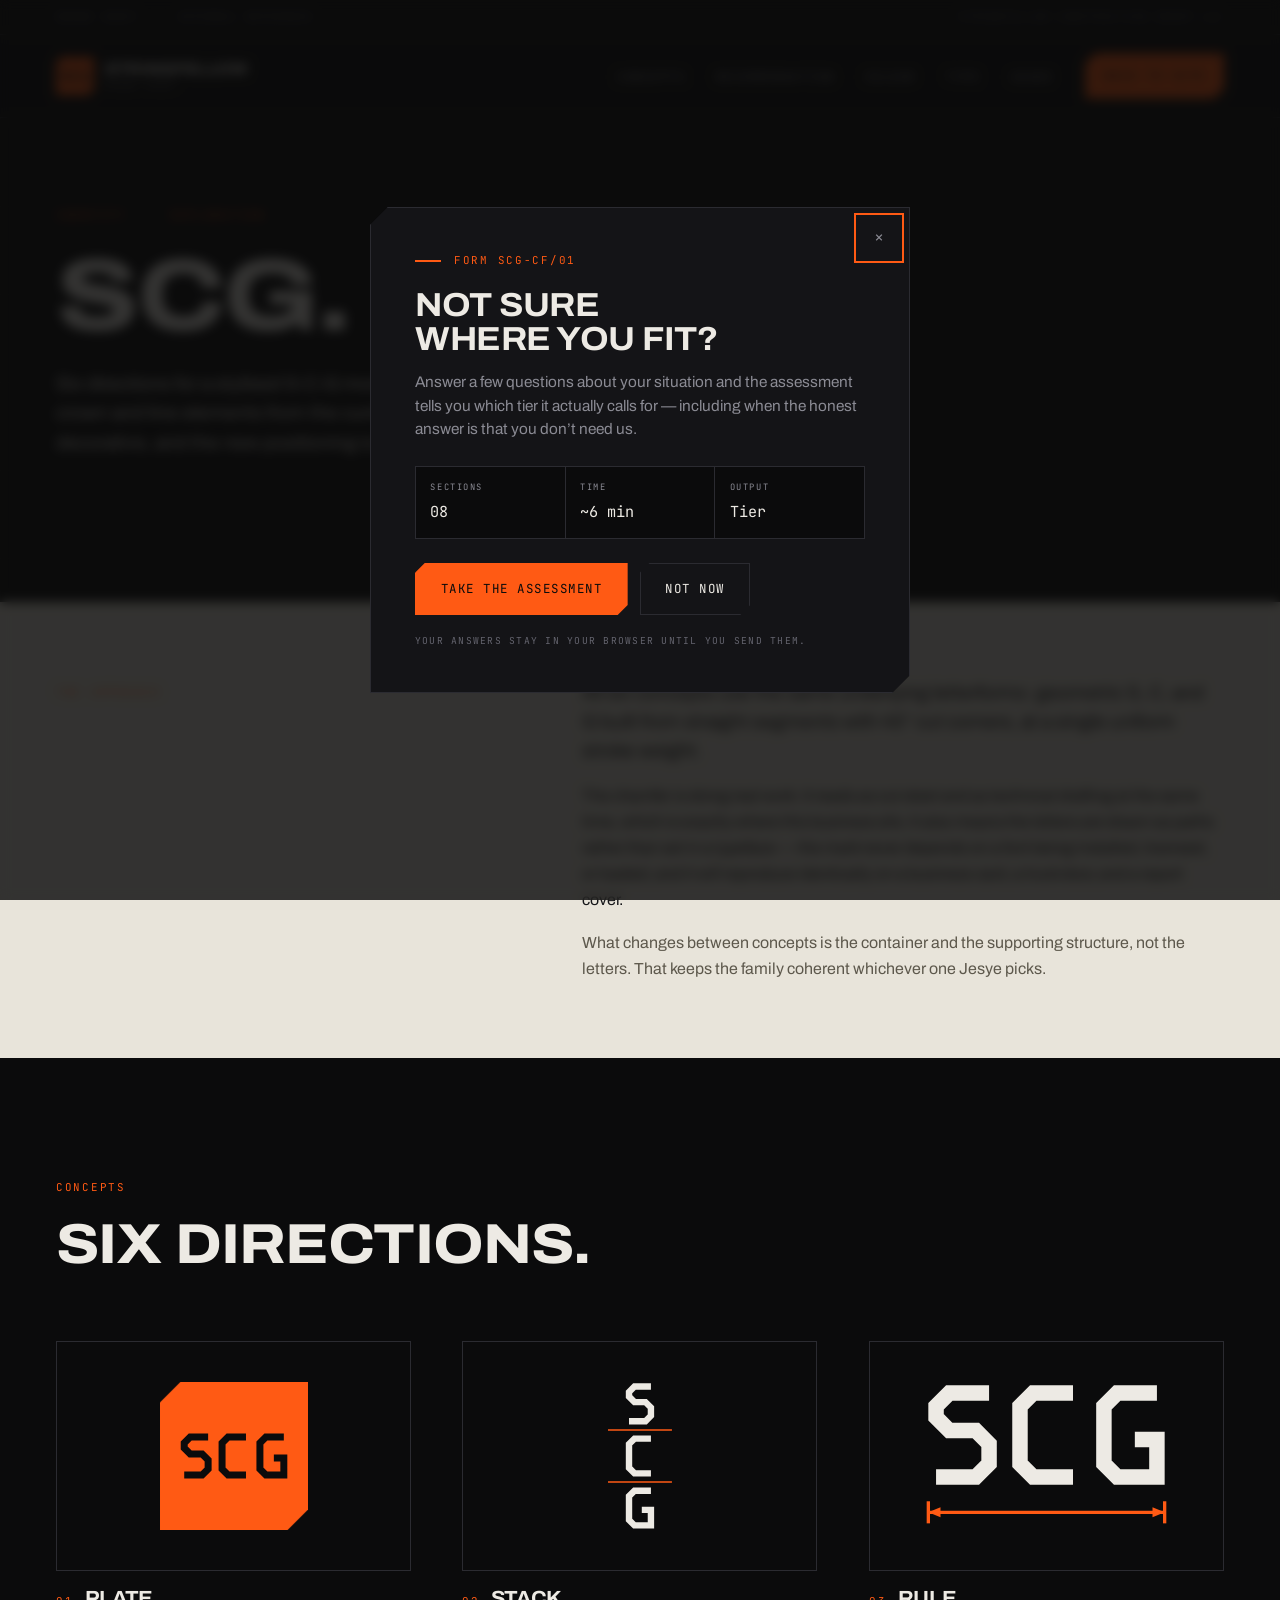
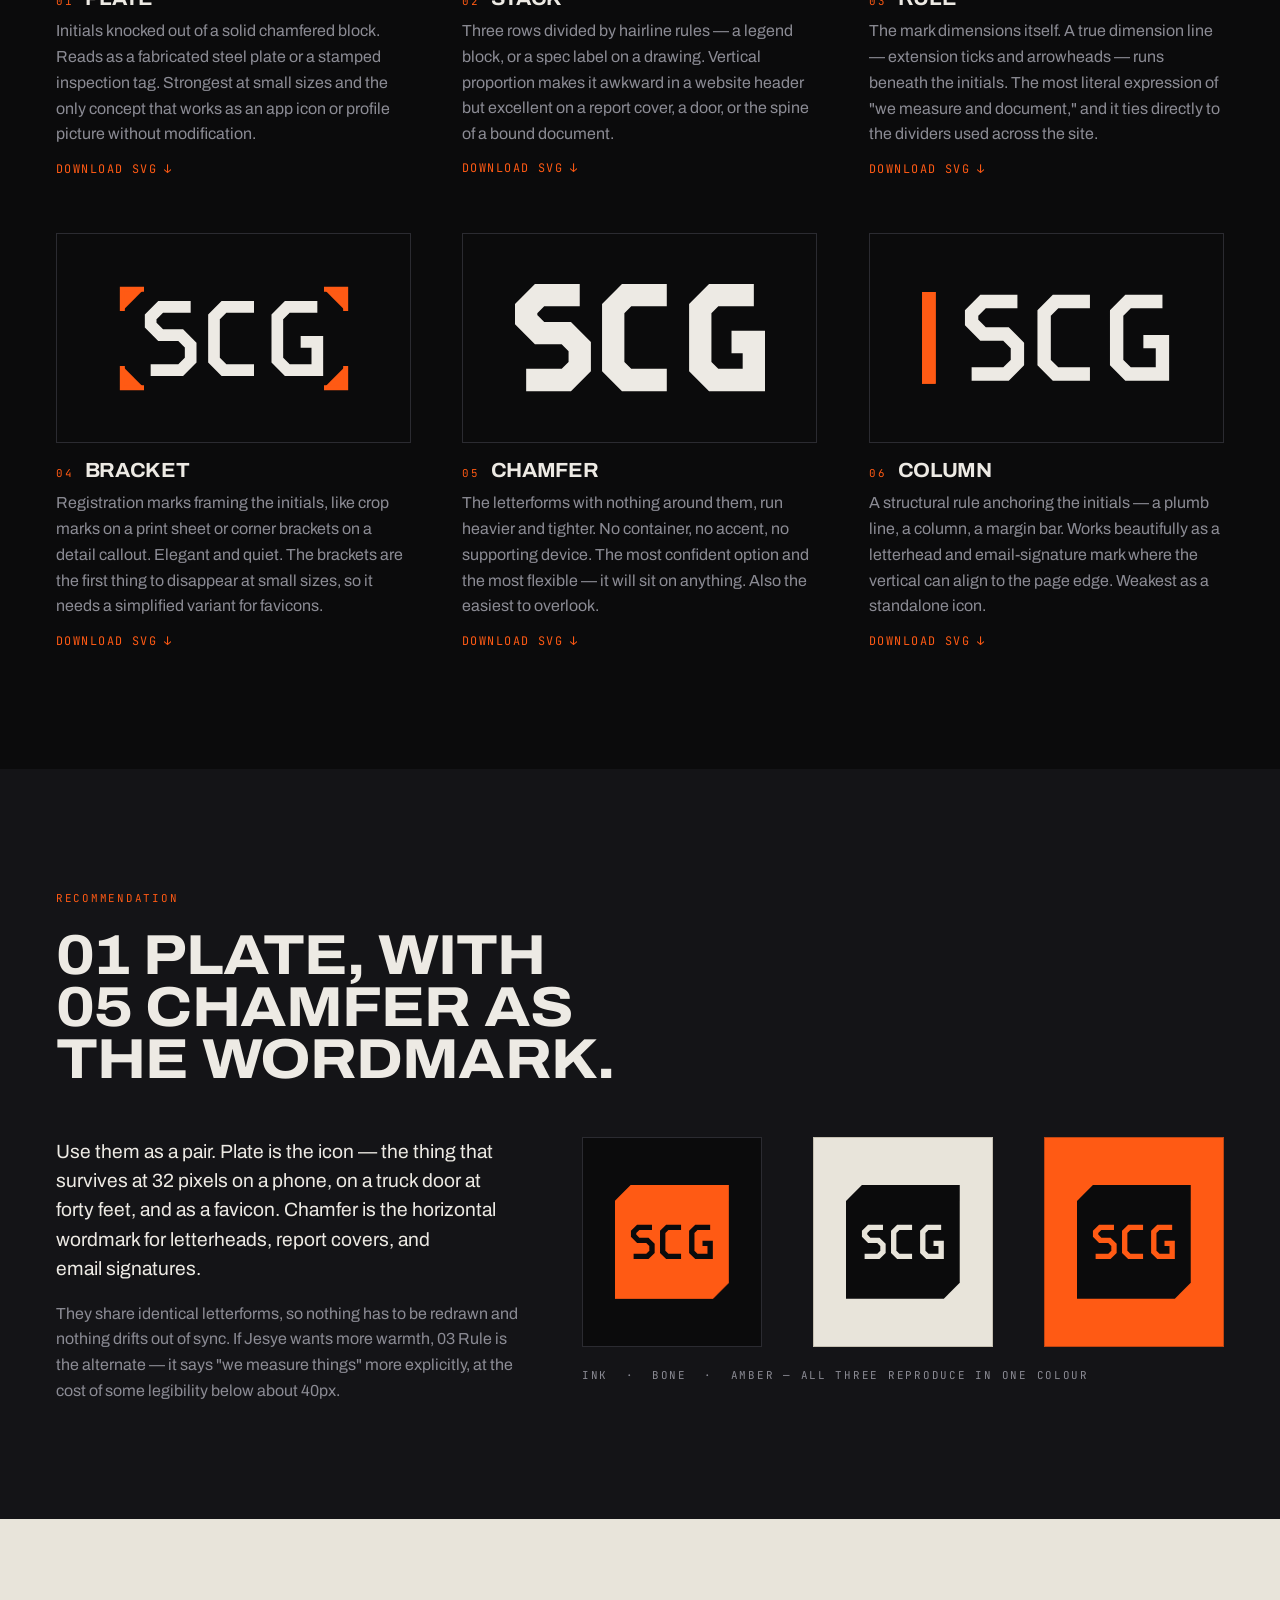
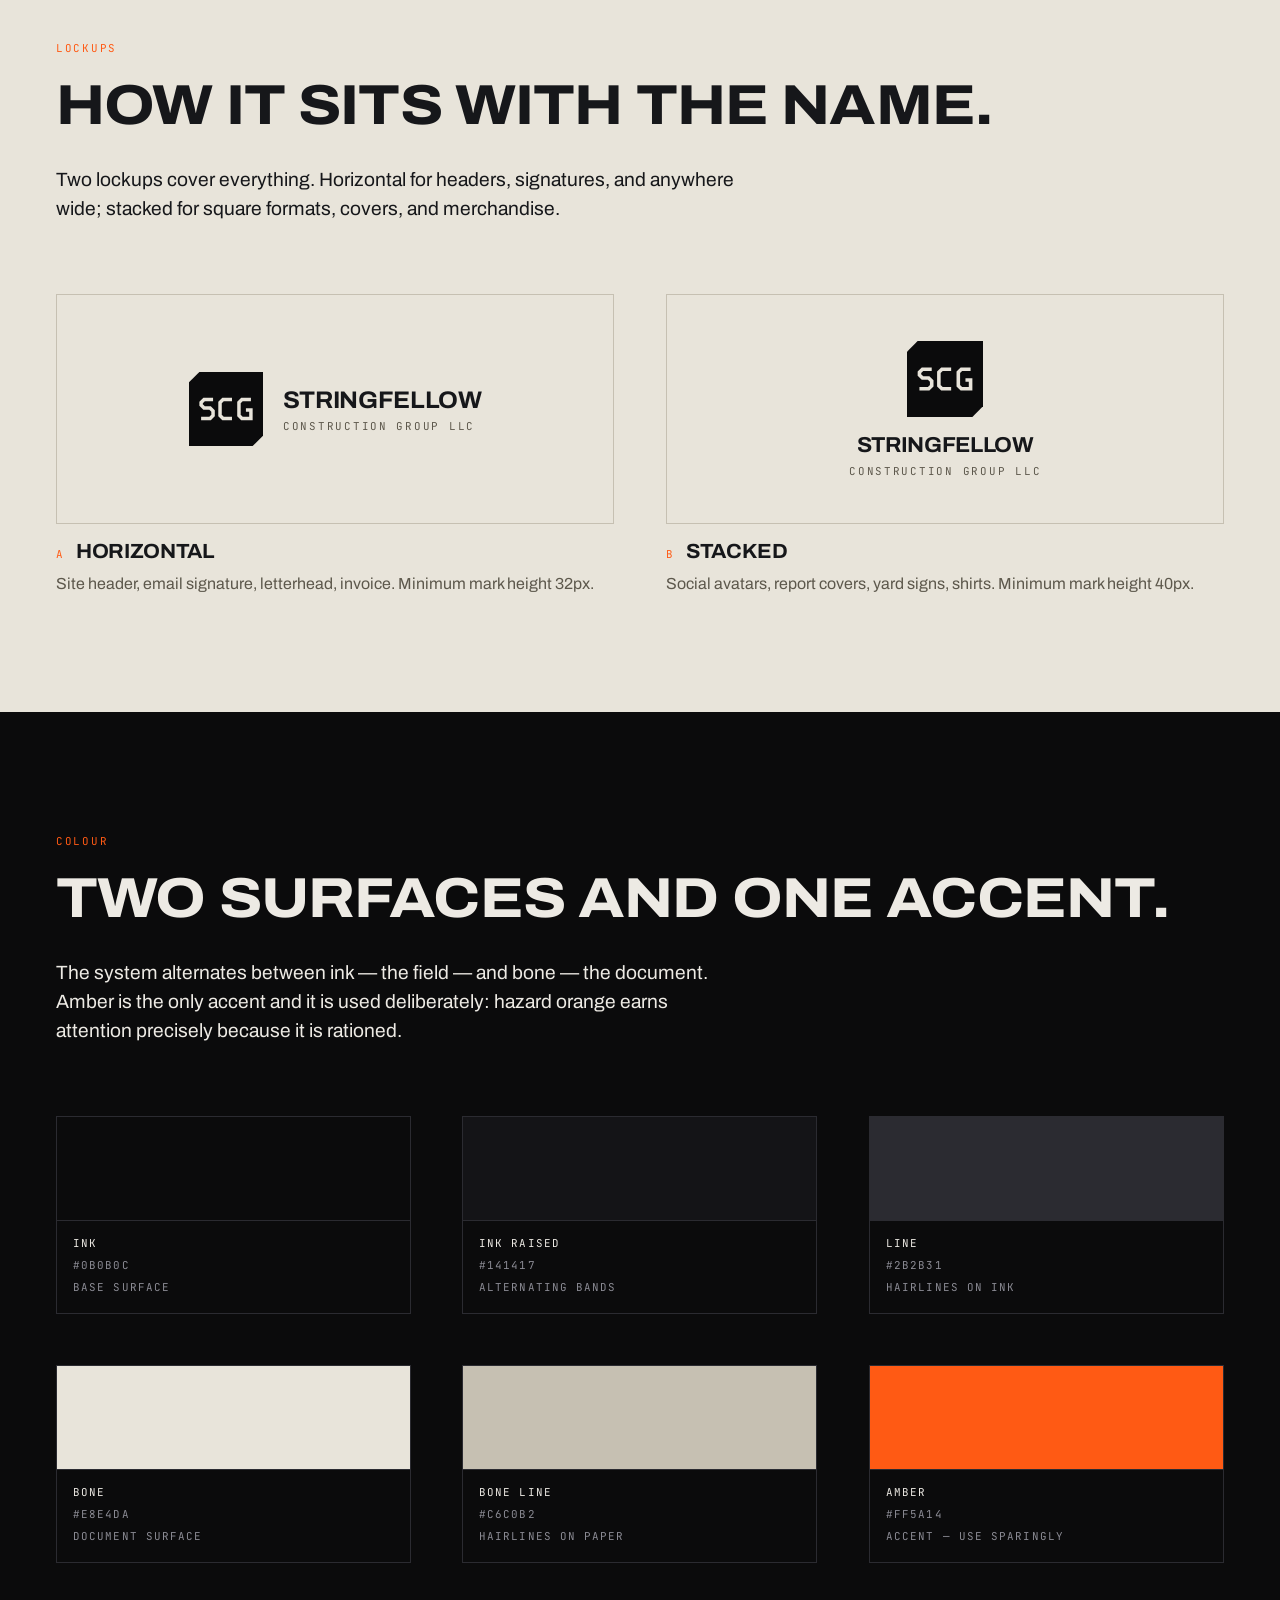
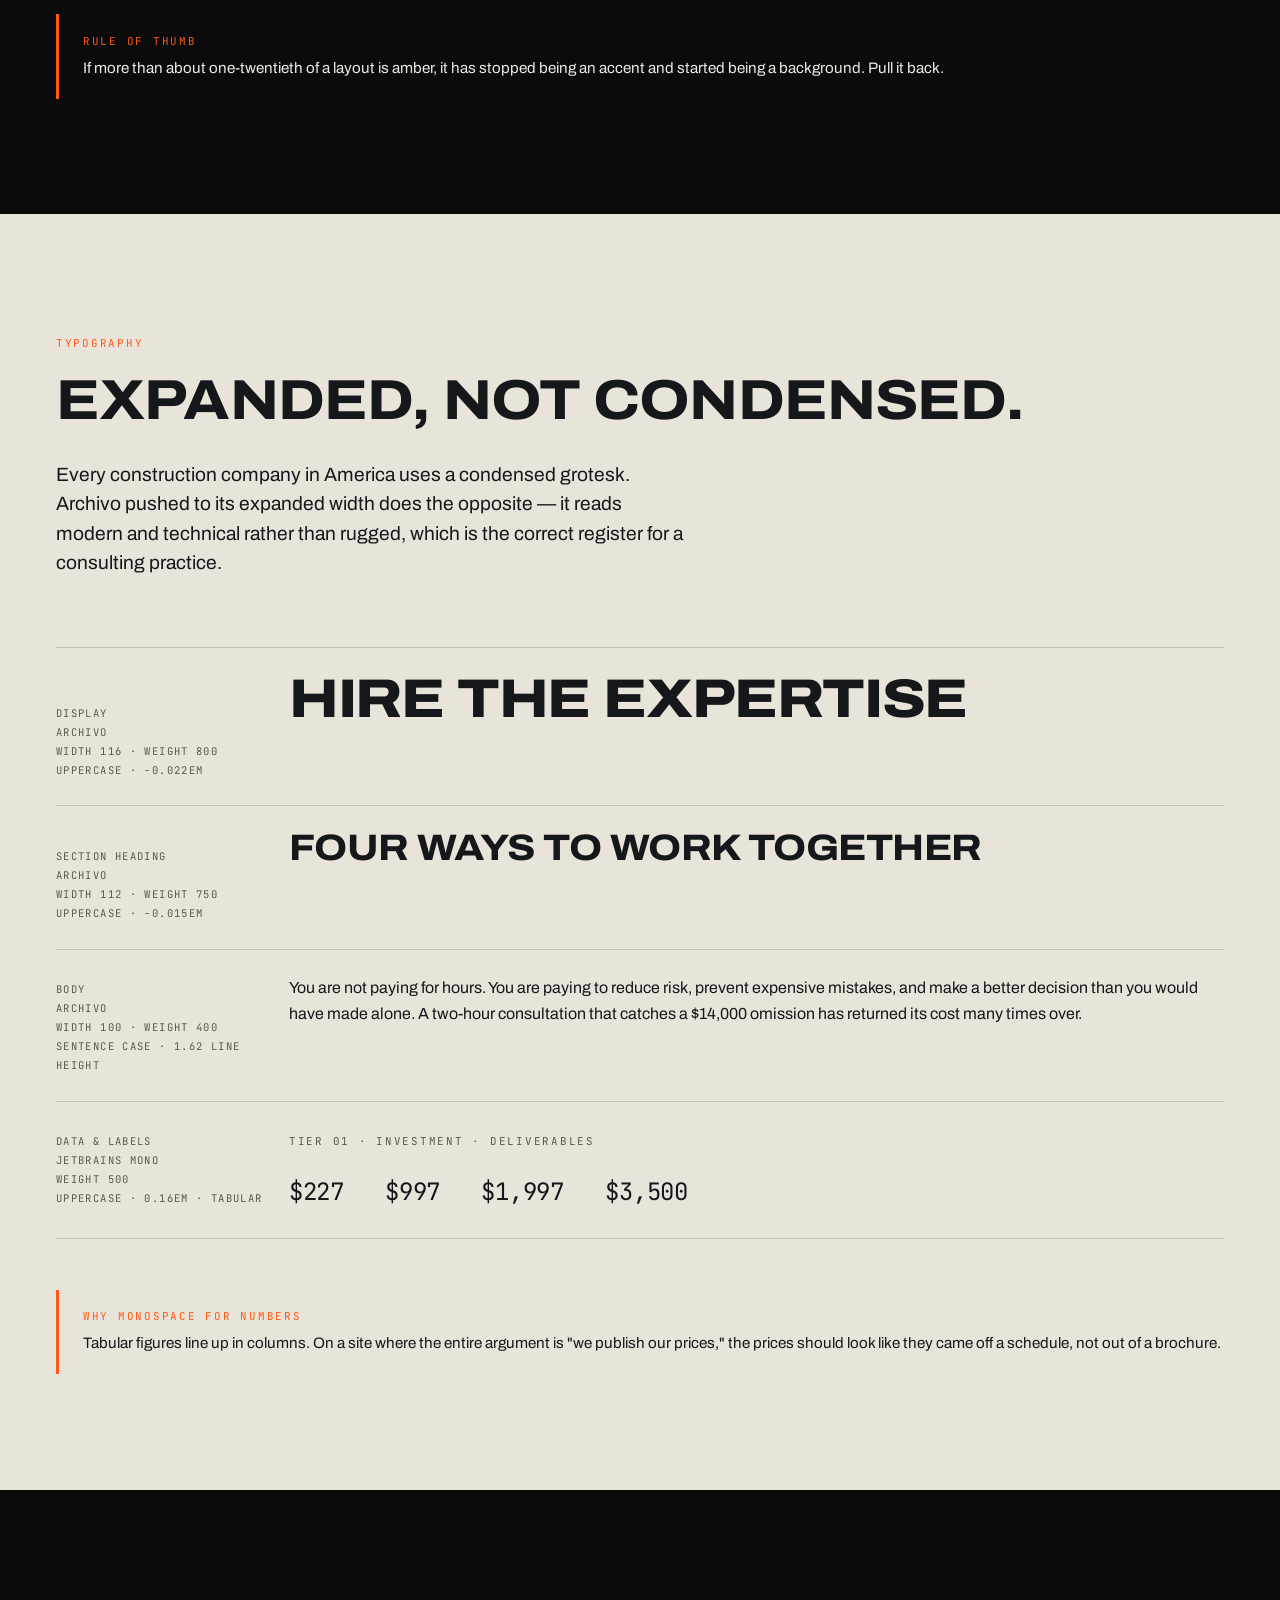
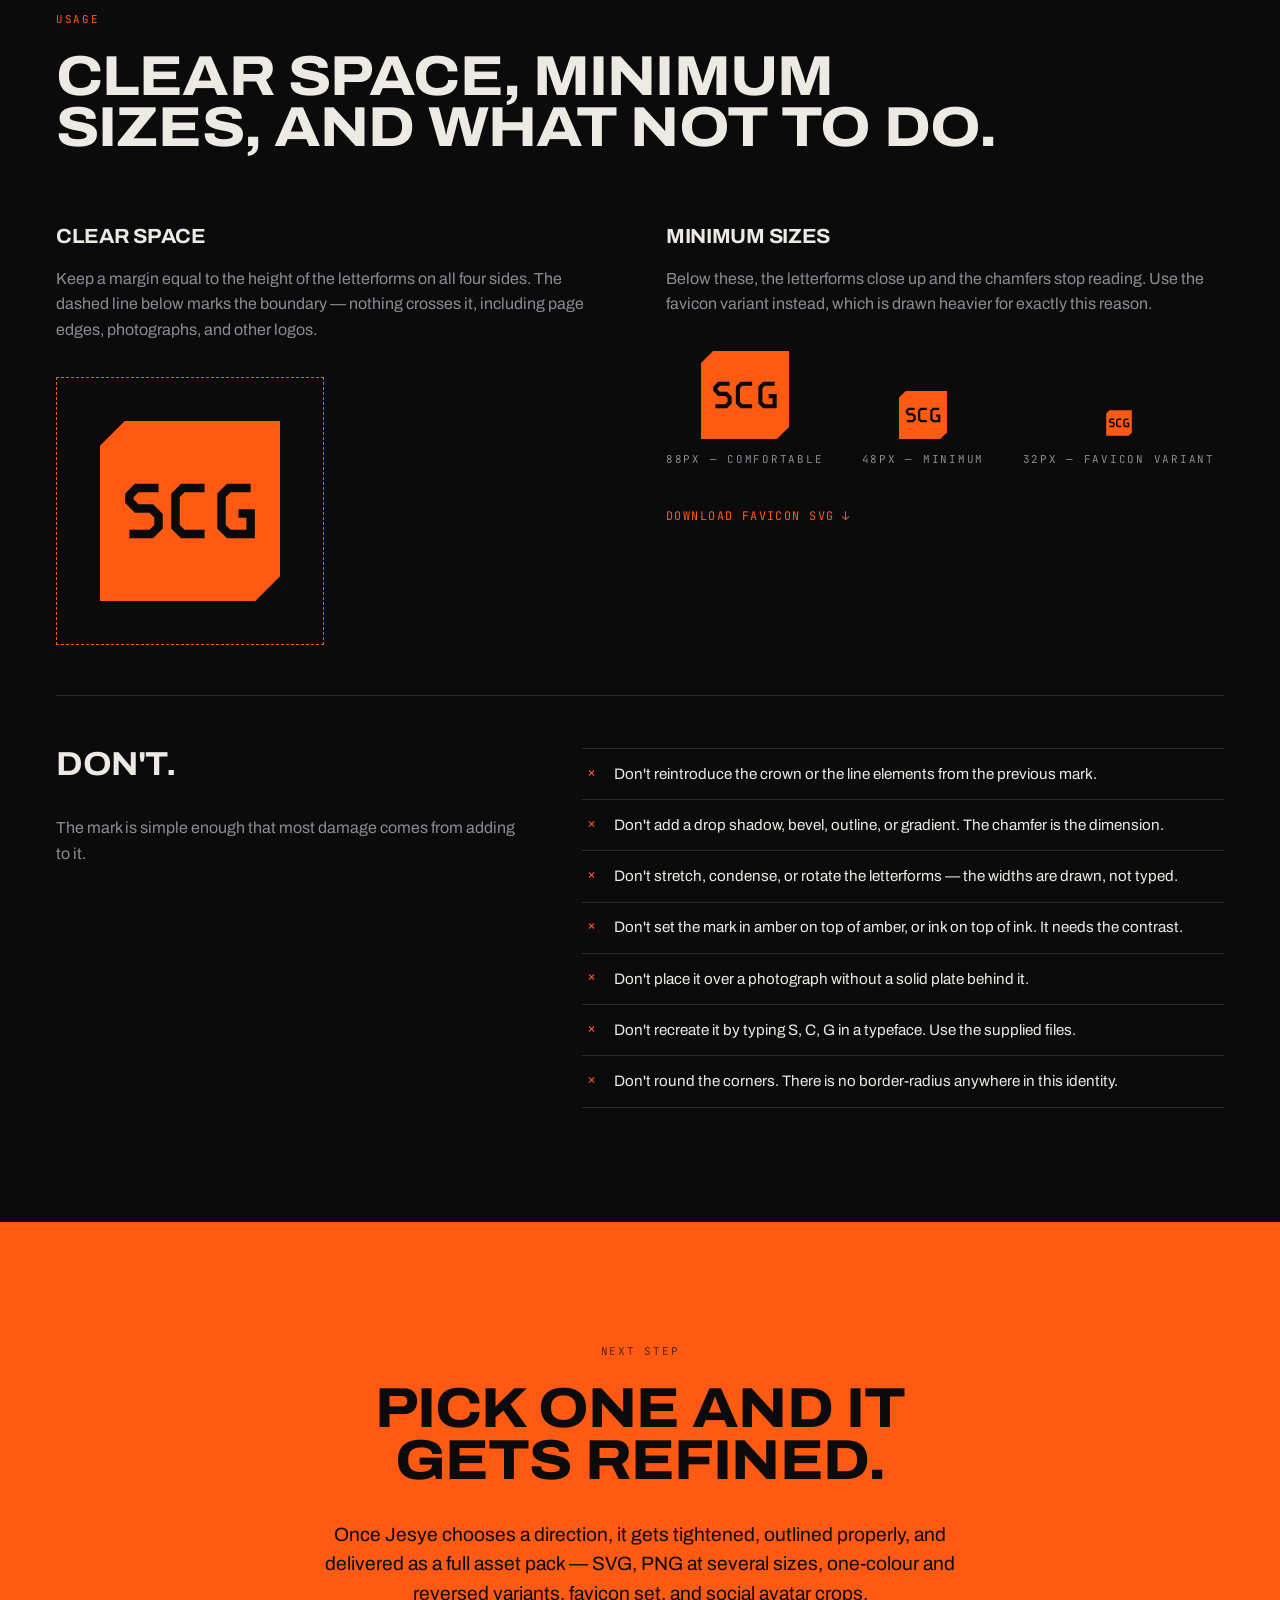
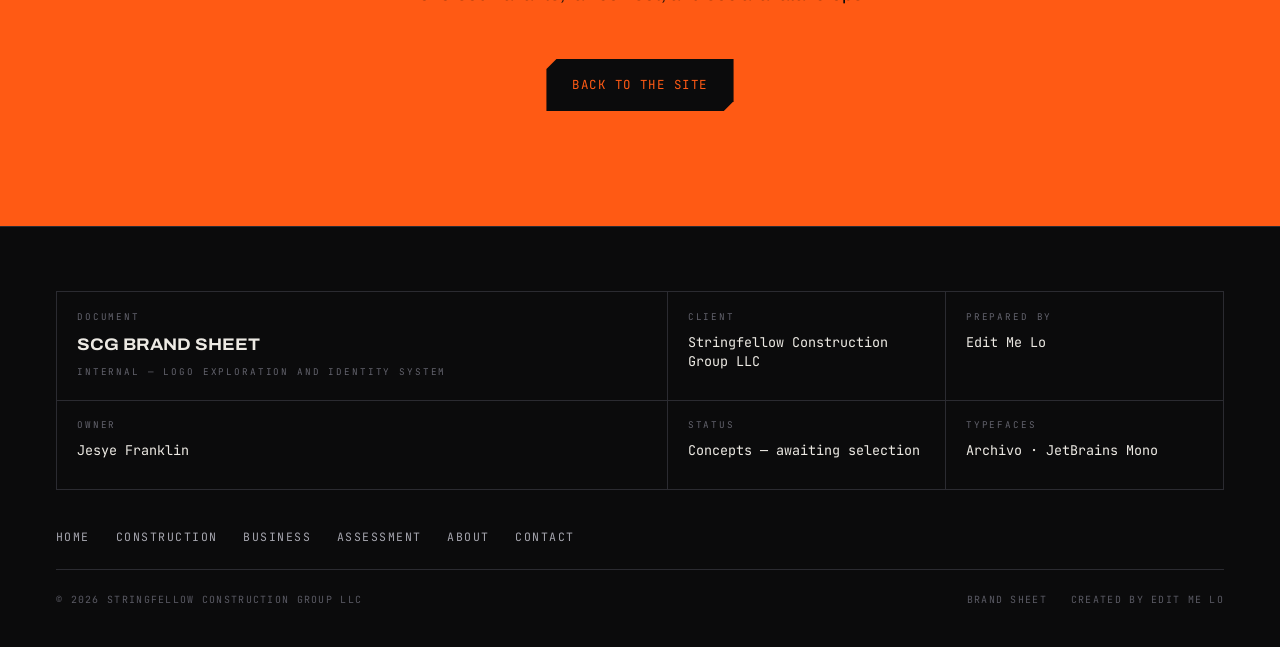
<file: brand.html>
<!doctype html>
<html lang="en">
<head>
<meta charset="utf-8">
<meta name="viewport" content="width=device-width, initial-scale=1">
<title>SCG Brand Sheet — Logo Concepts &amp; Identity System</title>
<meta name="description" content="Logo exploration and brand system for Stringfellow Construction Group LLC. Six SCG monogram concepts, colour, typography, lockups, and usage.">
<meta name="robots" content="noindex, nofollow">
<link rel="icon" href="/favicon.svg" type="image/svg+xml">
<link rel="preconnect" href="https://fonts.googleapis.com">
<link rel="preconnect" href="https://fonts.gstatic.com" crossorigin>
<link href="https://fonts.googleapis.com/css2?family=Archivo:wdth,wght@62..125,100..900&family=JetBrains+Mono:wght@400;500;700&display=swap" rel="stylesheet">
<link rel="stylesheet" href="/assets/css/site.css">
</head>
<body>

<a class="skip" href="#main">Skip to content</a>

<div class="sheet">
  <div class="wrap sheet__inner">
    <span>Brand Sheet &nbsp;·&nbsp; Internal reference</span>
    <span class="sheet__hide">Stringfellow Construction Group LLC</span>
  </div>
</div>

<header class="hdr">
  <div class="wrap hdr__inner">
    <a class="brand" href="/" aria-label="Stringfellow Construction Group, home">
      <svg class="brand__mark" viewBox="0 0 100 100" aria-hidden="true" focusable="false">
        <path d="M14 0 H100 V86 L86 100 H0 V14 Z" fill="#FF5A14"/>
        <g transform="translate(13 34) scale(0.336)" fill="none" stroke="#0B0B0C" stroke-width="14" stroke-linejoin="miter">
          <path d="M58 10 L22 10 L10 22 L10 32 L22 44 L46 44 L58 56 L58 74 L46 86 L10 86"/>
          <path d="M134 10 L98 10 L86 22 L86 74 L98 86 L134 86"/>
          <path d="M210 10 L174 10 L162 22 L162 74 L174 86 L210 86 L210 52 L190 52"/>
        </g>
      </svg>
      <span class="brand__txt">
        <span class="brand__name">Stringfellow</span>
        <span class="brand__sub">Brand Sheet</span>
      </span>
    </a>

    <button class="burger" type="button" aria-expanded="false" aria-controls="nav" aria-label="Open menu">
      <span></span><span></span><span></span>
    </button>

    <nav class="nav" id="nav" aria-label="Main">
      <ul class="nav__list">
        <li><a class="nav__link" href="#concepts">Concepts</a></li>
        <li><a class="nav__link" href="#recommendation">Recommendation</a></li>
        <li><a class="nav__link" href="#colour">Colour</a></li>
        <li><a class="nav__link" href="#type">Type</a></li>
        <li><a class="nav__link" href="#usage">Usage</a></li>
      </ul>
      <a class="btn btn--primary nav__cta" href="/">Back to site</a>
    </nav>
  </div>
</header>

<main id="main">

  <!-- ============ PAGE HEAD ============ -->
  <section class="phead gridded">
    <div class="wrap">
      <p class="label label--amber">Identity &nbsp;·&nbsp; Exploration</p>
      <h1 class="d1 phead__h1">SCG.</h1>
      <p class="lede phead__lede">
        Six directions for a stylised S-C-G monogram in a clean wordmark style. The crown
        and line elements from the current mark are gone — they read as decorative, and
        the new positioning is anything but.
      </p>

      <div class="dim mt-4" role="presentation" aria-hidden="true">
        <i class="dim__tick"></i>
        <span class="dim__line dim__line--l"></span>
        <span class="dim__label">Six concepts · One recommendation · Full system</span>
        <span class="dim__line dim__line--r"></span>
        <i class="dim__tick"></i>
      </div>
    </div>
  </section>

  <!-- ============ THE APPROACH ============ -->
  <section class="band band--bone band--tight">
    <div class="wrap">
      <div class="cols cols--aside">
        <div>
          <p class="label label--amber">The approach</p>
        </div>
        <div class="stack">
          <p class="lede">
            All six concepts use the same underlying letterforms: geometric S, C, and G
            built from straight segments with 45° cut corners, at a single uniform
            stroke weight.
          </p>
          <p>
            The chamfer is doing real work. It reads as cut steel and as technical
            drafting at the same time, which is exactly where this business sits. It also
            means the letters are drawn as paths rather than set in a typeface — the mark
            never depends on a font being installed, licensed, or loaded, and it will
            reproduce identically on a business card, a truck door, and a report cover.
          </p>
          <p class="body-muted">
            What changes between concepts is the container and the supporting structure,
            not the letters. That keeps the family coherent whichever one Jesye picks.
          </p>
        </div>
      </div>
    </div>
  </section>

  <!-- ============ CONCEPTS ============ -->
  <section class="band band--ink" id="concepts">
    <div class="wrap">
      <p class="label label--amber">Concepts</p>
      <h2 class="d2 mt-1">Six directions.</h2>

      <div class="cols cols--3 mt-4">

        <!-- 01 PLATE -->
        <div class="concept">
          <div class="stage stage--dark">
            <svg class="mk" viewBox="0 0 200 200" role="img" aria-label="Concept 1, Plate">
              <path class="mk-accent" d="M28 0 H200 V172 L172 200 H0 V28 Z" stroke="none"/>
              <g transform="translate(26 67.7) scale(0.673)" fill="none" stroke="#0B0B0C" stroke-width="14" stroke-linejoin="miter">
                <path d="M58 10 L22 10 L10 22 L10 32 L22 44 L46 44 L58 56 L58 74 L46 86 L10 86"/>
                <path d="M134 10 L98 10 L86 22 L86 74 L98 86 L134 86"/>
                <path d="M210 10 L174 10 L162 22 L162 74 L174 86 L210 86 L210 52 L190 52"/>
              </g>
            </svg>
          </div>
          <div class="concept__meta">
            <div class="concept__n"><span class="label label--amber">01</span><h3 class="d4">Plate</h3></div>
            <p class="body-muted">Initials knocked out of a solid chamfered block. Reads as a fabricated steel plate or a stamped inspection tag. Strongest at small sizes and the only concept that works as an app icon or profile picture without modification.</p>
            <p><a class="tlink" href="/assets/logo/scg-01-plate.svg" download>Download SVG <span aria-hidden="true">↓</span></a></p>
          </div>
        </div>

        <!-- 02 STACK -->
        <div class="concept">
          <div class="stage stage--dark stage--tall">
            <svg class="mk" viewBox="0 0 140 324" role="img" aria-label="Concept 2, Stack">
              <g fill="none" stroke="currentColor" stroke-width="14" stroke-linejoin="miter">
                <path transform="translate(36 0)"   d="M58 10 L22 10 L10 22 L10 32 L22 44 L46 44 L58 56 L58 74 L46 86 L10 86"/>
                <path transform="translate(36 114)" d="M58 10 L22 10 L10 22 L10 74 L22 86 L58 86"/>
                <path transform="translate(36 228)" d="M58 10 L22 10 L10 22 L10 74 L22 86 L58 86 L58 52 L38 52"/>
              </g>
              <g class="mk-accent" stroke-width="3" fill="none">
                <path d="M0 105 H140"/>
                <path d="M0 219 H140"/>
              </g>
            </svg>
          </div>
          <div class="concept__meta">
            <div class="concept__n"><span class="label label--amber">02</span><h3 class="d4">Stack</h3></div>
            <p class="body-muted">Three rows divided by hairline rules — a legend block, or a spec label on a drawing. Vertical proportion makes it awkward in a website header but excellent on a report cover, a door, or the spine of a bound document.</p>
            <p><a class="tlink" href="/assets/logo/scg-02-stack.svg" download>Download SVG <span aria-hidden="true">↓</span></a></p>
          </div>
        </div>

        <!-- 03 RULE -->
        <div class="concept">
          <div class="stage stage--dark">
            <svg class="mk" viewBox="0 0 220 134" role="img" aria-label="Concept 3, Rule">
              <g fill="none" stroke="currentColor" stroke-width="14" stroke-linejoin="miter">
                <path d="M58 10 L22 10 L10 22 L10 32 L22 44 L46 44 L58 56 L58 74 L46 86 L10 86"/>
                <path d="M134 10 L98 10 L86 22 L86 74 L98 86 L134 86"/>
                <path d="M210 10 L174 10 L162 22 L162 74 L174 86 L210 86 L210 52 L190 52"/>
              </g>
              <g class="mk-accent" stroke-width="3">
                <path d="M3 108 V128" fill="none"/>
                <path d="M217 108 V128" fill="none"/>
                <path d="M3 118 H217" fill="none"/>
                <path d="M3 118 L14 113.5 L14 122.5 Z" stroke="none"/>
                <path d="M217 118 L206 113.5 L206 122.5 Z" stroke="none"/>
              </g>
            </svg>
          </div>
          <div class="concept__meta">
            <div class="concept__n"><span class="label label--amber">03</span><h3 class="d4">Rule</h3></div>
            <p class="body-muted">The mark dimensions itself. A true dimension line — extension ticks and arrowheads — runs beneath the initials. The most literal expression of "we measure and document," and it ties directly to the dividers used across the site.</p>
            <p><a class="tlink" href="/assets/logo/scg-03-rule.svg" download>Download SVG <span aria-hidden="true">↓</span></a></p>
          </div>
        </div>

        <!-- 04 BRACKET -->
        <div class="concept">
          <div class="stage stage--dark">
            <svg class="mk" viewBox="0 0 300 150" role="img" aria-label="Concept 4, Bracket">
              <g transform="translate(40 27)" fill="none" stroke="currentColor" stroke-width="14" stroke-linejoin="miter">
                <path d="M58 10 L22 10 L10 22 L10 32 L22 44 L46 44 L58 56 L58 74 L46 86 L10 86"/>
                <path d="M134 10 L98 10 L86 22 L86 74 L98 86 L134 86"/>
                <path d="M210 10 L174 10 L162 22 L162 74 L174 86 L210 86 L210 52 L190 52"/>
              </g>
              <g class="mk-accent" fill="none" stroke-width="6">
                <path d="M16 42 V16 H42"/>
                <path d="M258 16 H284 V42"/>
                <path d="M284 108 V134 H258"/>
                <path d="M42 134 H16 V108"/>
              </g>
            </svg>
          </div>
          <div class="concept__meta">
            <div class="concept__n"><span class="label label--amber">04</span><h3 class="d4">Bracket</h3></div>
            <p class="body-muted">Registration marks framing the initials, like crop marks on a print sheet or corner brackets on a detail callout. Elegant and quiet. The brackets are the first thing to disappear at small sizes, so it needs a simplified variant for favicons.</p>
            <p><a class="tlink" href="/assets/logo/scg-04-bracket.svg" download>Download SVG <span aria-hidden="true">↓</span></a></p>
          </div>
        </div>

        <!-- 05 CHAMFER -->
        <div class="concept">
          <div class="stage stage--dark">
            <svg class="mk" viewBox="0 0 224 96" role="img" aria-label="Concept 5, Chamfer">
              <g fill="none" stroke="currentColor" stroke-width="20" stroke-linejoin="miter">
                <path d="M58 10 L22 10 L10 22 L10 32 L22 44 L46 44 L58 56 L58 74 L46 86 L10 86"/>
                <path d="M136 10 L100 10 L88 22 L88 74 L100 86 L136 86"/>
                <path d="M214 10 L178 10 L166 22 L166 74 L178 86 L214 86 L214 52 L194 52"/>
              </g>
            </svg>
          </div>
          <div class="concept__meta">
            <div class="concept__n"><span class="label label--amber">05</span><h3 class="d4">Chamfer</h3></div>
            <p class="body-muted">The letterforms with nothing around them, run heavier and tighter. No container, no accent, no supporting device. The most confident option and the most flexible — it will sit on anything. Also the easiest to overlook.</p>
            <p><a class="tlink" href="/assets/logo/scg-05-chamfer.svg" download>Download SVG <span aria-hidden="true">↓</span></a></p>
          </div>
        </div>

        <!-- 06 COLUMN -->
        <div class="concept">
          <div class="stage stage--dark">
            <svg class="mk" viewBox="0 0 262 96" role="img" aria-label="Concept 6, Column">
              <path class="mk-accent" d="M0 0 H14 V96 H0 Z" stroke="none"/>
              <g transform="translate(42 0)" fill="none" stroke="currentColor" stroke-width="14" stroke-linejoin="miter">
                <path d="M58 10 L22 10 L10 22 L10 32 L22 44 L46 44 L58 56 L58 74 L46 86 L10 86"/>
                <path d="M134 10 L98 10 L86 22 L86 74 L98 86 L134 86"/>
                <path d="M210 10 L174 10 L162 22 L162 74 L174 86 L210 86 L210 52 L190 52"/>
              </g>
            </svg>
          </div>
          <div class="concept__meta">
            <div class="concept__n"><span class="label label--amber">06</span><h3 class="d4">Column</h3></div>
            <p class="body-muted">A structural rule anchoring the initials — a plumb line, a column, a margin bar. Works beautifully as a letterhead and email-signature mark where the vertical can align to the page edge. Weakest as a standalone icon.</p>
            <p><a class="tlink" href="/assets/logo/scg-06-column.svg" download>Download SVG <span aria-hidden="true">↓</span></a></p>
          </div>
        </div>

      </div>
    </div>
  </section>

  <!-- ============ RECOMMENDATION ============ -->
  <section class="band band--ink2" id="recommendation">
    <div class="wrap">
      <p class="label label--amber">Recommendation</p>
      <h2 class="d2 mt-1 max-20ch">01 Plate, with 05 Chamfer as the wordmark.</h2>

      <div class="cols cols--aside mt-3">
        <div class="stack">
          <p class="lede">
            Use them as a pair. Plate is the icon — the thing that survives at 32 pixels
            on a phone, on a truck door at forty feet, and as a favicon. Chamfer is the
            horizontal wordmark for letterheads, report covers, and email signatures.
          </p>
          <p class="body-muted">
            They share identical letterforms, so nothing has to be redrawn and nothing
            drifts out of sync. If Jesye wants more warmth, 03 Rule is the alternate — it
            says "we measure things" more explicitly, at the cost of some legibility
            below about 40px.
          </p>
        </div>
        <div>
          <div class="cols cols--3">
            <div class="stage stage--dark">
              <svg class="mk" viewBox="0 0 200 200" role="img" aria-label="Plate on ink">
                <path class="mk-accent" d="M28 0 H200 V172 L172 200 H0 V28 Z" stroke="none"/>
                <g transform="translate(26 67.7) scale(0.673)" fill="none" stroke="#0B0B0C" stroke-width="14" stroke-linejoin="miter">
                  <path d="M58 10 L22 10 L10 22 L10 32 L22 44 L46 44 L58 56 L58 74 L46 86 L10 86"/>
                  <path d="M134 10 L98 10 L86 22 L86 74 L98 86 L134 86"/>
                  <path d="M210 10 L174 10 L162 22 L162 74 L174 86 L210 86 L210 52 L190 52"/>
                </g>
              </svg>
            </div>
            <div class="stage stage--light">
              <svg class="mk" viewBox="0 0 200 200" role="img" aria-label="Plate on bone">
                <path d="M28 0 H200 V172 L172 200 H0 V28 Z" fill="#0B0B0C"/>
                <g transform="translate(26 67.7) scale(0.673)" fill="none" stroke="#E8E4DA" stroke-width="14" stroke-linejoin="miter">
                  <path d="M58 10 L22 10 L10 22 L10 32 L22 44 L46 44 L58 56 L58 74 L46 86 L10 86"/>
                  <path d="M134 10 L98 10 L86 22 L86 74 L98 86 L134 86"/>
                  <path d="M210 10 L174 10 L162 22 L162 74 L174 86 L210 86 L210 52 L190 52"/>
                </g>
              </svg>
            </div>
            <div class="stage stage--amber">
              <svg class="mk" viewBox="0 0 200 200" role="img" aria-label="Plate on amber">
                <path d="M28 0 H200 V172 L172 200 H0 V28 Z" fill="#0B0B0C"/>
                <g transform="translate(26 67.7) scale(0.673)" fill="none" stroke="#FF5A14" stroke-width="14" stroke-linejoin="miter">
                  <path d="M58 10 L22 10 L10 22 L10 32 L22 44 L46 44 L58 56 L58 74 L46 86 L10 86"/>
                  <path d="M134 10 L98 10 L86 22 L86 74 L98 86 L134 86"/>
                  <path d="M210 10 L174 10 L162 22 L162 74 L174 86 L210 86 L210 52 L190 52"/>
                </g>
              </svg>
            </div>
          </div>
          <p class="label mt-1">Ink &nbsp;·&nbsp; Bone &nbsp;·&nbsp; Amber — all three reproduce in one colour</p>
        </div>
      </div>
    </div>
  </section>

  <!-- ============ LOCKUPS ============ -->
  <section class="band band--bone">
    <div class="wrap">
      <p class="label label--amber">Lockups</p>
      <h2 class="d2 mt-1">How it sits with the name.</h2>
      <p class="lede mt-2">
        Two lockups cover everything. Horizontal for headers, signatures, and anywhere
        wide; stacked for square formats, covers, and merchandise.
      </p>

      <div class="cols cols--2 mt-4">
        <div class="concept">
          <div class="stage stage--light" style="min-height:230px">
            <div style="display:flex;align-items:center;gap:20px">
              <svg class="mk" viewBox="0 0 200 200" style="width:74px;flex:0 0 auto" role="img" aria-label="Horizontal lockup">
                <path d="M28 0 H200 V172 L172 200 H0 V28 Z" fill="#0B0B0C"/>
                <g transform="translate(26 67.7) scale(0.673)" fill="none" stroke="#E8E4DA" stroke-width="14" stroke-linejoin="miter">
                  <path d="M58 10 L22 10 L10 22 L10 32 L22 44 L46 44 L58 56 L58 74 L46 86 L10 86"/>
                  <path d="M134 10 L98 10 L86 22 L86 74 L98 86 L134 86"/>
                  <path d="M210 10 L174 10 L162 22 L162 74 L174 86 L210 86 L210 52 L190 52"/>
                </g>
              </svg>
              <span style="display:flex;flex-direction:column;line-height:1">
                <span class="d4" style="font-size:1.5rem">Stringfellow</span>
                <span class="label" style="margin-top:7px;color:#5D584C">Construction Group LLC</span>
              </span>
            </div>
          </div>
          <div class="concept__meta">
            <div class="concept__n"><span class="label label--amber">A</span><h3 class="d4">Horizontal</h3></div>
            <p class="body-muted">Site header, email signature, letterhead, invoice. Minimum mark height 32px.</p>
          </div>
        </div>

        <div class="concept">
          <div class="stage stage--light" style="min-height:230px">
            <div style="display:flex;flex-direction:column;align-items:center;gap:16px;text-align:center">
              <svg class="mk" viewBox="0 0 200 200" style="width:76px" role="img" aria-label="Stacked lockup">
                <path d="M28 0 H200 V172 L172 200 H0 V28 Z" fill="#0B0B0C"/>
                <g transform="translate(26 67.7) scale(0.673)" fill="none" stroke="#E8E4DA" stroke-width="14" stroke-linejoin="miter">
                  <path d="M58 10 L22 10 L10 22 L10 32 L22 44 L46 44 L58 56 L58 74 L46 86 L10 86"/>
                  <path d="M134 10 L98 10 L86 22 L86 74 L98 86 L134 86"/>
                  <path d="M210 10 L174 10 L162 22 L162 74 L174 86 L210 86 L210 52 L190 52"/>
                </g>
              </svg>
              <span style="display:flex;flex-direction:column;line-height:1">
                <span class="d4" style="font-size:1.35rem">Stringfellow</span>
                <span class="label" style="margin-top:8px;color:#5D584C">Construction Group LLC</span>
              </span>
            </div>
          </div>
          <div class="concept__meta">
            <div class="concept__n"><span class="label label--amber">B</span><h3 class="d4">Stacked</h3></div>
            <p class="body-muted">Social avatars, report covers, yard signs, shirts. Minimum mark height 40px.</p>
          </div>
        </div>
      </div>
    </div>
  </section>

  <!-- ============ COLOUR ============ -->
  <section class="band band--ink" id="colour">
    <div class="wrap">
      <p class="label label--amber">Colour</p>
      <h2 class="d2 mt-1">Two surfaces and one accent.</h2>
      <p class="lede mt-2">
        The system alternates between ink — the field — and bone — the document. Amber is
        the only accent and it is used deliberately: hazard orange earns attention
        precisely because it is rationed.
      </p>

      <div class="cols cols--3 mt-4">
        <div class="swatch">
          <div class="swatch__chip" style="background:#0B0B0C"></div>
          <div class="swatch__meta"><span>Ink</span><span class="swatch__hex">#0B0B0C</span><span class="swatch__hex">Base surface</span></div>
        </div>
        <div class="swatch">
          <div class="swatch__chip" style="background:#141417"></div>
          <div class="swatch__meta"><span>Ink Raised</span><span class="swatch__hex">#141417</span><span class="swatch__hex">Alternating bands</span></div>
        </div>
        <div class="swatch">
          <div class="swatch__chip" style="background:#2B2B31"></div>
          <div class="swatch__meta"><span>Line</span><span class="swatch__hex">#2B2B31</span><span class="swatch__hex">Hairlines on ink</span></div>
        </div>
        <div class="swatch">
          <div class="swatch__chip" style="background:#E8E4DA"></div>
          <div class="swatch__meta"><span>Bone</span><span class="swatch__hex">#E8E4DA</span><span class="swatch__hex">Document surface</span></div>
        </div>
        <div class="swatch">
          <div class="swatch__chip" style="background:#C6C0B2"></div>
          <div class="swatch__meta"><span>Bone Line</span><span class="swatch__hex">#C6C0B2</span><span class="swatch__hex">Hairlines on paper</span></div>
        </div>
        <div class="swatch">
          <div class="swatch__chip" style="background:#FF5A14"></div>
          <div class="swatch__meta"><span>Amber</span><span class="swatch__hex">#FF5A14</span><span class="swatch__hex">Accent — use sparingly</span></div>
        </div>
      </div>

      <div class="callout mt-3">
        <span class="label label--amber callout__label">Rule of thumb</span>
        If more than about one-twentieth of a layout is amber, it has stopped being an
        accent and started being a background. Pull it back.
      </div>
    </div>
  </section>

  <!-- ============ TYPE ============ -->
  <section class="band band--bone" id="type">
    <div class="wrap">
      <p class="label label--amber">Typography</p>
      <h2 class="d2 mt-1">Expanded, not condensed.</h2>
      <p class="lede mt-2">
        Every construction company in America uses a condensed grotesk. Archivo pushed to
        its expanded width does the opposite — it reads modern and technical rather than
        rugged, which is the correct register for a consulting practice.
      </p>

      <div class="specimen mt-4">
        <div class="specimen__row">
          <div class="specimen__spec">
            Display<br>Archivo<br>Width 116 · Weight 800<br>Uppercase · −0.022em
          </div>
          <p class="d1" style="font-size:clamp(2rem,4.5vw,3.4rem)">Hire the expertise</p>
        </div>
        <div class="specimen__row">
          <div class="specimen__spec">
            Section heading<br>Archivo<br>Width 112 · Weight 750<br>Uppercase · −0.015em
          </div>
          <p class="d2" style="font-size:clamp(1.5rem,3vw,2.3rem)">Four ways to work together</p>
        </div>
        <div class="specimen__row">
          <div class="specimen__spec">
            Body<br>Archivo<br>Width 100 · Weight 400<br>Sentence case · 1.62 line height
          </div>
          <p>You are not paying for hours. You are paying to reduce risk, prevent expensive mistakes, and make a better decision than you would have made alone. A two-hour consultation that catches a $14,000 omission has returned its cost many times over.</p>
        </div>
        <div class="specimen__row">
          <div class="specimen__spec">
            Data &amp; labels<br>JetBrains Mono<br>Weight 500<br>Uppercase · 0.16em · Tabular
          </div>
          <div>
            <p class="label">Tier 01 · Investment · Deliverables</p>
            <p class="price mt-1" style="font-size:1.5rem">$227 &nbsp; $997 &nbsp; $1,997 &nbsp; $3,500</p>
          </div>
        </div>
      </div>

      <div class="callout mt-3">
        <span class="label label--amber callout__label">Why monospace for numbers</span>
        Tabular figures line up in columns. On a site where the entire argument is
        "we publish our prices," the prices should look like they came off a schedule,
        not out of a brochure.
      </div>
    </div>
  </section>

  <!-- ============ USAGE ============ -->
  <section class="band band--ink" id="usage">
    <div class="wrap">
      <p class="label label--amber">Usage</p>
      <h2 class="d2 mt-1">Clear space, minimum sizes, and what not to do.</h2>

      <div class="cols cols--2 mt-4">
        <div class="stack">
          <h3 class="d4">Clear space</h3>
          <p class="body-muted">
            Keep a margin equal to the height of the letterforms on all four sides. The
            dashed line below marks the boundary — nothing crosses it, including page
            edges, photographs, and other logos.
          </p>
          <div class="mt-2">
            <div class="clearspace">
              <svg class="mk" viewBox="0 0 200 200" role="img" aria-label="Clear space diagram">
                <path class="mk-accent" d="M28 0 H200 V172 L172 200 H0 V28 Z" stroke="none"/>
                <g transform="translate(26 67.7) scale(0.673)" fill="none" stroke="#0B0B0C" stroke-width="14" stroke-linejoin="miter">
                  <path d="M58 10 L22 10 L10 22 L10 32 L22 44 L46 44 L58 56 L58 74 L46 86 L10 86"/>
                  <path d="M134 10 L98 10 L86 22 L86 74 L98 86 L134 86"/>
                  <path d="M210 10 L174 10 L162 22 L162 74 L174 86 L210 86 L210 52 L190 52"/>
                </g>
              </svg>
            </div>
          </div>
        </div>

        <div class="stack">
          <h3 class="d4">Minimum sizes</h3>
          <p class="body-muted">
            Below these, the letterforms close up and the chamfers stop reading. Use the
            favicon variant instead, which is drawn heavier for exactly this reason.
          </p>
          <div class="sizes mt-2">
            <div class="sizes__item">
              <svg viewBox="0 0 200 200" style="width:88px" role="img" aria-label="Mark at 88 pixels">
                <path class="mk-accent" d="M28 0 H200 V172 L172 200 H0 V28 Z" stroke="none"/>
                <g transform="translate(26 67.7) scale(0.673)" fill="none" stroke="#0B0B0C" stroke-width="14" stroke-linejoin="miter">
                  <path d="M58 10 L22 10 L10 22 L10 32 L22 44 L46 44 L58 56 L58 74 L46 86 L10 86"/><path d="M134 10 L98 10 L86 22 L86 74 L98 86 L134 86"/><path d="M210 10 L174 10 L162 22 L162 74 L174 86 L210 86 L210 52 L190 52"/>
                </g>
              </svg>
              <span class="label">88px — comfortable</span>
            </div>
            <div class="sizes__item">
              <svg viewBox="0 0 200 200" style="width:48px" role="img" aria-label="Mark at 48 pixels">
                <path class="mk-accent" d="M28 0 H200 V172 L172 200 H0 V28 Z" stroke="none"/>
                <g transform="translate(26 67.7) scale(0.673)" fill="none" stroke="#0B0B0C" stroke-width="14" stroke-linejoin="miter">
                  <path d="M58 10 L22 10 L10 22 L10 32 L22 44 L46 44 L58 56 L58 74 L46 86 L10 86"/><path d="M134 10 L98 10 L86 22 L86 74 L98 86 L134 86"/><path d="M210 10 L174 10 L162 22 L162 74 L174 86 L210 86 L210 52 L190 52"/>
                </g>
              </svg>
              <span class="label">48px — minimum</span>
            </div>
            <div class="sizes__item">
              <svg viewBox="0 0 200 200" style="width:32px" role="img" aria-label="Favicon variant at 32 pixels">
                <path d="M40 20 H180 V160 L160 180 H20 V40 Z" fill="#FF5A14"/>
                <g transform="translate(35 71) scale(0.593)" fill="none" stroke="#0B0B0C" stroke-width="16" stroke-linejoin="miter">
                  <path d="M58 10 L22 10 L10 22 L10 32 L22 44 L46 44 L58 56 L58 74 L46 86 L10 86"/><path d="M134 10 L98 10 L86 22 L86 74 L98 86 L134 86"/><path d="M210 10 L174 10 L162 22 L162 74 L174 86 L210 86 L210 52 L190 52"/>
                </g>
              </svg>
              <span class="label">32px — favicon variant</span>
            </div>
          </div>
          <p class="mt-2"><a class="tlink" href="/favicon.svg" download>Download favicon SVG <span aria-hidden="true">↓</span></a></p>
        </div>
      </div>

      <hr class="rule">

      <div class="cols cols--aside">
        <div>
          <h3 class="d3">Don't.</h3>
          <p class="body-muted mt-2">
            The mark is simple enough that most damage comes from adding to it.
          </p>
        </div>
        <div>
          <ul class="dont">
            <li>Don't reintroduce the crown or the line elements from the previous mark.</li>
            <li>Don't add a drop shadow, bevel, outline, or gradient. The chamfer is the dimension.</li>
            <li>Don't stretch, condense, or rotate the letterforms — the widths are drawn, not typed.</li>
            <li>Don't set the mark in amber on top of amber, or ink on top of ink. It needs the contrast.</li>
            <li>Don't place it over a photograph without a solid plate behind it.</li>
            <li>Don't recreate it by typing S, C, G in a typeface. Use the supplied files.</li>
            <li>Don't round the corners. There is no border-radius anywhere in this identity.</li>
          </ul>
        </div>
      </div>
    </div>
  </section>

  <!-- ============ NEXT ============ -->
  <section class="band band--amber">
    <div class="wrap center">
      <p class="label">Next step</p>
      <h2 class="d2 mt-1 max-20ch">Pick one and it gets refined.</h2>
      <p class="lede mt-2">
        Once Jesye chooses a direction, it gets tightened, outlined properly, and
        delivered as a full asset pack — SVG, PNG at several sizes, one-colour and
        reversed variants, favicon set, and social avatar crops.
      </p>
      <div class="btn-row mt-3">
        <a class="btn btn--primary" href="/">Back to the site</a>
      </div>
    </div>
  </section>

</main>

<footer class="foot">
  <div class="wrap">
    <div class="tblock">
      <div class="tblock__cell">
        <span class="tblock__k">Document</span>
        <span class="tblock__v tblock__v--big">SCG Brand Sheet</span>
        <span class="tblock__k">Internal — logo exploration and identity system</span>
      </div>
      <div class="tblock__cell">
        <span class="tblock__k">Client</span>
        <span class="tblock__v">Stringfellow Construction Group LLC</span>
      </div>
      <div class="tblock__cell">
        <span class="tblock__k">Prepared by</span>
        <span class="tblock__v">Edit Me Lo</span>
      </div>
      <div class="tblock__cell">
        <span class="tblock__k">Owner</span>
        <span class="tblock__v">Jesye Franklin</span>
      </div>
      <div class="tblock__cell">
        <span class="tblock__k">Status</span>
        <span class="tblock__v">Concepts — awaiting selection</span>
      </div>
      <div class="tblock__cell">
        <span class="tblock__k">Typefaces</span>
        <span class="tblock__v">Archivo · JetBrains Mono</span>
      </div>
    </div>

    <nav class="foot__nav" aria-label="Footer">
      <a class="foot__link" href="/">Home</a>
      <a class="foot__link" href="/services">Construction</a>
      <a class="foot__link" href="/business">Business</a>
      <a class="foot__link" href="/assessment">Assessment</a>
      <a class="foot__link" href="/about">About</a>
      <a class="foot__link" href="/contact">Contact</a>
    </nav>

    <div class="foot__legal">
      <span>© <span data-year>2026</span> Stringfellow Construction Group LLC</span>
      <span class="foot__meta">
        <span>Brand sheet</span>
        <a href="https://www.editmelo.com/" target="_blank" rel="noopener">Created by Edit Me Lo</a>
      </span>
    </div>
  </div>
</footer>

<script src="/assets/js/site.js" defer></script>
</body>
</html>
</file>
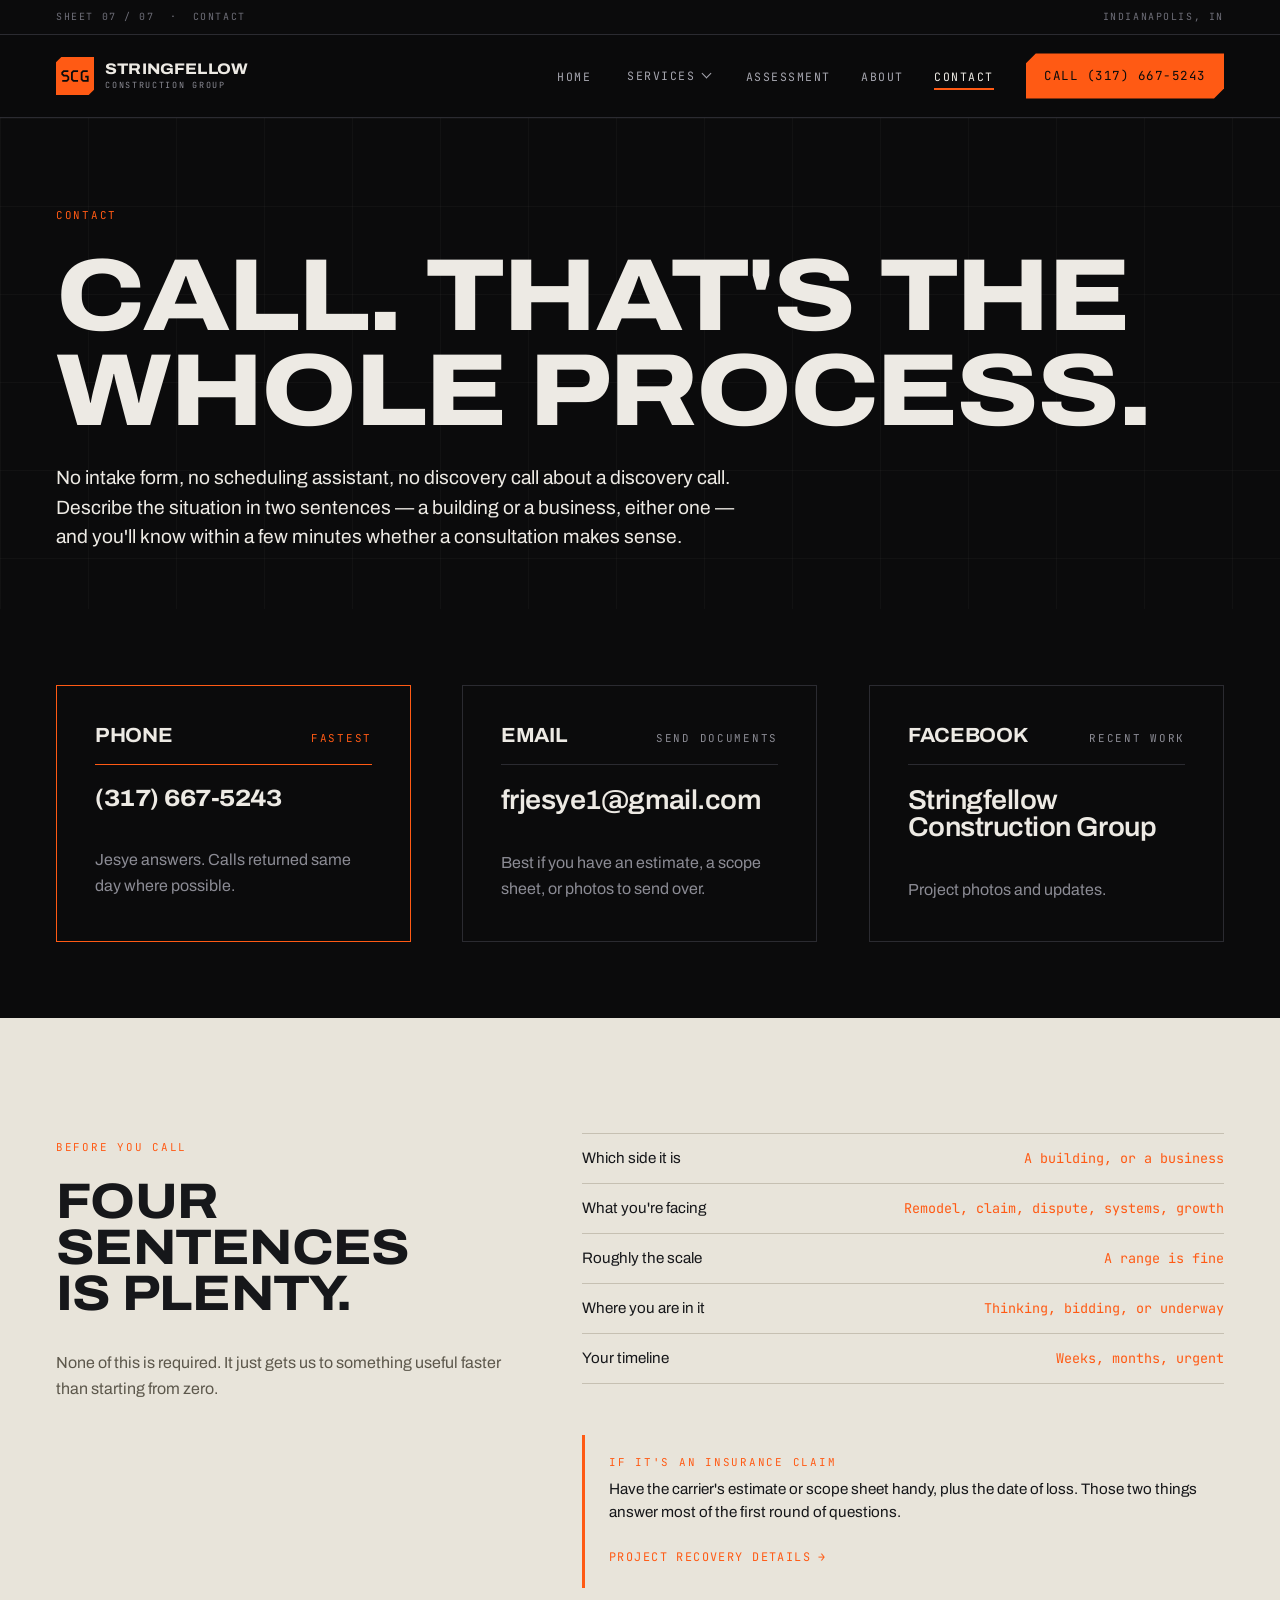
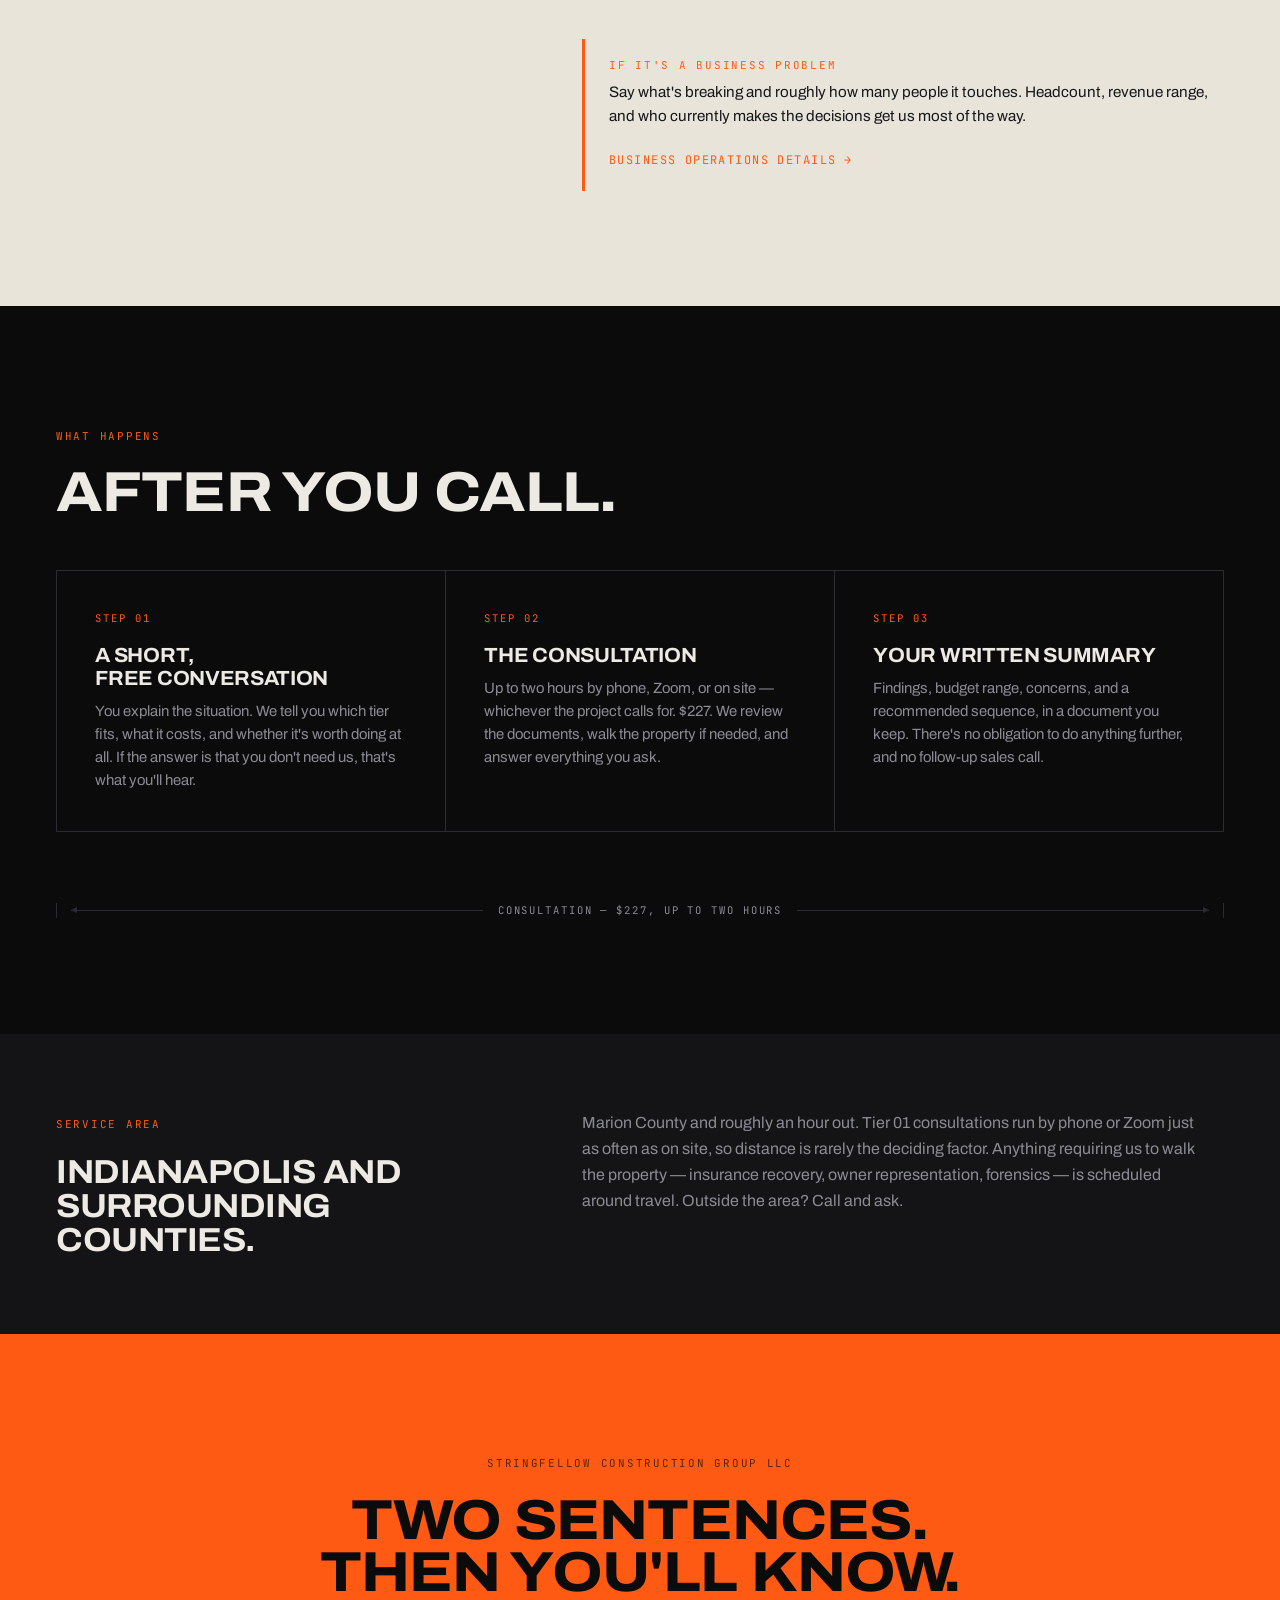
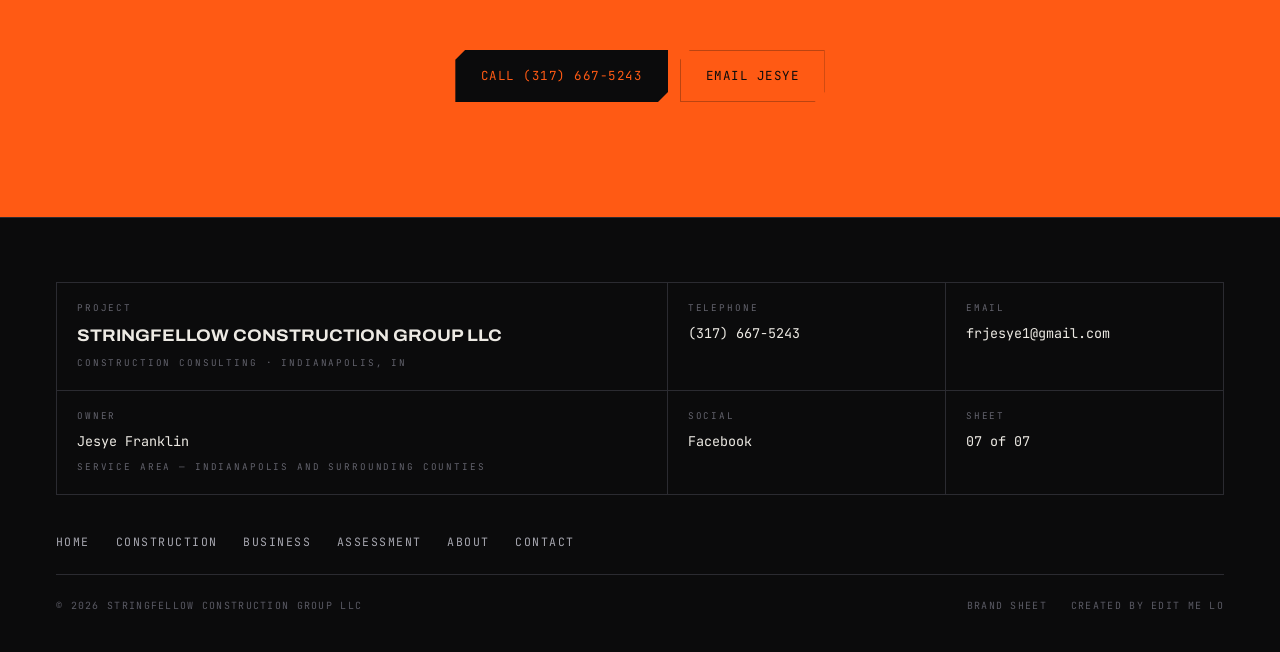
<file: contact.html>
<!doctype html>
<html lang="en">
<head>
<meta charset="utf-8">
<meta name="viewport" content="width=device-width, initial-scale=1">
<title>Contact — Stringfellow Construction Group LLC | Indianapolis</title>
<meta name="description" content="Call (317) 667-5243 or email frjesye1@gmail.com to book a construction consultation in Indianapolis. Consultations are $227 for up to two hours, by phone, Zoom, or on site.">
<link rel="icon" href="/favicon.svg" type="image/svg+xml">
<link rel="preconnect" href="https://fonts.googleapis.com">
<link rel="preconnect" href="https://fonts.gstatic.com" crossorigin>
<link href="https://fonts.googleapis.com/css2?family=Archivo:wdth,wght@62..125,100..900&family=JetBrains+Mono:wght@400;500;700&display=swap" rel="stylesheet">
<link rel="stylesheet" href="/assets/css/site.css">
</head>
<body>

<a class="skip" href="#main">Skip to content</a>

<div class="sheet">
  <div class="wrap sheet__inner">
    <span>Sheet 07 / 07 &nbsp;·&nbsp; Contact</span>
    <span class="sheet__hide">Indianapolis, IN</span>
  </div>
</div>

<header class="hdr">
  <div class="wrap hdr__inner">
    <a class="brand" href="/" aria-label="Stringfellow Construction Group, home">
      <svg class="brand__mark" viewBox="0 0 100 100" aria-hidden="true" focusable="false">
        <path d="M14 0 H100 V86 L86 100 H0 V14 Z" fill="#FF5A14"/>
        <g transform="translate(13 34) scale(0.336)" fill="none" stroke="#0B0B0C" stroke-width="14" stroke-linejoin="miter">
          <path d="M58 10 L22 10 L10 22 L10 32 L22 44 L46 44 L58 56 L58 74 L46 86 L10 86"/>
          <path d="M134 10 L98 10 L86 22 L86 74 L98 86 L134 86"/>
          <path d="M210 10 L174 10 L162 22 L162 74 L174 86 L210 86 L210 52 L190 52"/>
        </g>
      </svg>
      <span class="brand__txt">
        <span class="brand__name">Stringfellow</span>
        <span class="brand__sub">Construction Group</span>
      </span>
    </a>

    <button class="burger" type="button" aria-expanded="false" aria-controls="nav" aria-label="Open menu">
      <span></span><span></span><span></span>
    </button>

    <nav class="nav" id="nav" aria-label="Main">
      <ul class="nav__list">
        <li><a class="nav__link" href="/">Home</a></li>
        <li class="nav__has-menu">
          <button class="nav__link nav__trigger" type="button" aria-expanded="false" aria-controls="svc-menu">
            Services <span class="nav__caret" aria-hidden="true"></span>
          </button>
          <div class="nav__menu" id="svc-menu">
            <div class="nav__group">
              <p class="nav__grouph">Construction</p>
              <ul>
                <li><a class="nav__sub" href="/services">Services &amp; Pricing</a></li>
                <li><a class="nav__sub" href="/insurance-recovery">Insurance &amp; Recovery</a></li>
              </ul>
            </div>
            <div class="nav__group">
              <p class="nav__grouph">Business</p>
              <ul>
                <li><a class="nav__sub" href="/business">Business Operations</a></li>
                <li><a class="nav__sub" href="/business/services">Services &amp; Pricing</a></li>
              </ul>
            </div>
          </div>
        </li>
        <li><a class="nav__link" href="/assessment">Assessment</a></li>
        <li><a class="nav__link" href="/about">About</a></li>
        <li><a class="nav__link" href="/contact" aria-current="page">Contact</a></li>
      </ul>
      <a class="btn btn--primary nav__cta" href="tel:+13176675243">Call (317) 667-5243</a>
    </nav>
  </div>
</header>

<main id="main">

  <!-- ============ PAGE HEAD ============ -->
  <section class="phead gridded">
    <div class="wrap">
      <p class="label label--amber">Contact</p>
      <h1 class="d1 phead__h1">Call. That's the whole process.</h1>
      <p class="lede phead__lede">
        No intake form, no scheduling assistant, no discovery call about a discovery call.
        Describe the situation in two sentences — a building or a business, either one —
        and you'll know within a few minutes whether a consultation makes sense.
      </p>
    </div>
  </section>

  <!-- ============ THE THREE WAYS ============ -->
  <section class="band band--ink band--tight">
    <div class="wrap">
      <div class="cols cols--3">
        <div class="spec spec--flag">
          <div class="spec__head"><h2 class="d4">Phone</h2><span class="label label--amber">Fastest</span></div>
          <a class="bignum" href="tel:+13176675243">(317)&nbsp;667-5243</a>
          <p class="body-muted mt-2">Jesye answers. Calls returned same day where possible.</p>
        </div>

        <div class="spec">
          <div class="spec__head"><h2 class="d4">Email</h2><span class="label">Send documents</span></div>
          <a class="bignum bigmail" href="mailto:frjesye1@gmail.com?subject=Consultation%20request">frjesye1@gmail.com</a>
          <p class="body-muted mt-2">Best if you have an estimate, a scope sheet, or photos to send over.</p>
        </div>

        <div class="spec">
          <div class="spec__head"><h2 class="d4">Facebook</h2><span class="label">Recent work</span></div>
          <a class="bignum bigmail" href="https://www.facebook.com/stringfellowconstructiongroup/" target="_blank" rel="noopener">Stringfellow Construction Group</a>
          <p class="body-muted mt-2">Project photos and updates.</p>
        </div>
      </div>
    </div>
  </section>

  <!-- ============ WHAT TO SAY ============ -->
  <section class="band band--bone">
    <div class="wrap">
      <div class="cols cols--aside">
        <div>
          <p class="label label--amber">Before you call</p>
          <h2 class="d2 mt-1">Four sentences is plenty.</h2>
          <p class="body-muted mt-2">
            None of this is required. It just gets us to something useful faster than
            starting from zero.
          </p>
        </div>
        <div>
          <ul class="list-rule">
            <li><span class="list-rule__k">Which side it is</span><span class="list-rule__v">A building, or a business</span></li>
            <li><span class="list-rule__k">What you're facing</span><span class="list-rule__v">Remodel, claim, dispute, systems, growth</span></li>
            <li><span class="list-rule__k">Roughly the scale</span><span class="list-rule__v">A range is fine</span></li>
            <li><span class="list-rule__k">Where you are in it</span><span class="list-rule__v">Thinking, bidding, or underway</span></li>
            <li><span class="list-rule__k">Your timeline</span><span class="list-rule__v">Weeks, months, urgent</span></li>
          </ul>

          <div class="callout mt-3">
            <span class="label label--amber callout__label">If it's an insurance claim</span>
            Have the carrier's estimate or scope sheet handy, plus the date of loss.
            Those two things answer most of the first round of questions.
            <p class="mt-1"><a class="tlink" href="/insurance-recovery">Project recovery details <span aria-hidden="true">→</span></a></p>
          </div>

          <div class="callout mt-3">
            <span class="label label--amber callout__label">If it's a business problem</span>
            Say what's breaking and roughly how many people it touches. Headcount,
            revenue range, and who currently makes the decisions get us most of the way.
            <p class="mt-1"><a class="tlink" href="/business">Business operations details <span aria-hidden="true">→</span></a></p>
          </div>
        </div>
      </div>
    </div>
  </section>

  <!-- ============ WHAT HAPPENS NEXT ============ -->
  <section class="band band--ink">
    <div class="wrap">
      <p class="label label--amber reveal">What happens</p>
      <h2 class="d2 mt-1 reveal">After you call.</h2>

      <div class="steps mt-3">
        <div class="step reveal">
          <h3 class="d4 step__t">A short, free conversation</h3>
          <p class="step__d">You explain the situation. We tell you which tier fits, what it costs, and whether it's worth doing at all. If the answer is that you don't need us, that's what you'll hear.</p>
        </div>
        <div class="step reveal">
          <h3 class="d4 step__t">The consultation</h3>
          <p class="step__d">Up to two hours by phone, Zoom, or on site — whichever the project calls for. $227. We review the documents, walk the property if needed, and answer everything you ask.</p>
        </div>
        <div class="step reveal">
          <h3 class="d4 step__t">Your written summary</h3>
          <p class="step__d">Findings, budget range, concerns, and a recommended sequence, in a document you keep. There's no obligation to do anything further, and no follow-up sales call.</p>
        </div>
      </div>

      <div class="dim mt-4" role="presentation" aria-hidden="true">
        <i class="dim__tick"></i>
        <span class="dim__line dim__line--l"></span>
        <span class="dim__label">Consultation — $227, up to two hours</span>
        <span class="dim__line dim__line--r"></span>
        <i class="dim__tick"></i>
      </div>
    </div>
  </section>

  <!-- ============ SERVICE AREA ============ -->
  <section class="band band--ink2 band--tight">
    <div class="wrap">
      <div class="cols cols--aside">
        <div>
          <p class="label label--amber">Service area</p>
          <h2 class="d3 mt-1">Indianapolis and surrounding counties.</h2>
        </div>
        <div>
          <p class="body-muted">
            Marion County and roughly an hour out. Tier 01 consultations run by phone or
            Zoom just as often as on site, so distance is rarely the deciding factor.
            Anything requiring us to walk the property — insurance recovery, owner
            representation, forensics — is scheduled around travel. Outside the area?
            Call and ask.
          </p>
        </div>
      </div>
    </div>
  </section>

  <!-- ============ CTA ============ -->
  <section class="band band--amber">
    <div class="wrap center">
      <p class="label">Stringfellow Construction Group LLC</p>
      <h2 class="d2 mt-1 max-20ch">Two sentences. Then you'll know.</h2>
      <div class="btn-row mt-3">
        <a class="btn btn--primary" href="tel:+13176675243">Call (317) 667-5243</a>
        <a class="btn btn--ghost" href="mailto:frjesye1@gmail.com?subject=Consultation%20request">Email Jesye</a>
      </div>
    </div>
  </section>

</main>

<footer class="foot">
  <div class="wrap">
    <div class="tblock">
      <div class="tblock__cell">
        <span class="tblock__k">Project</span>
        <span class="tblock__v tblock__v--big">Stringfellow Construction Group LLC</span>
        <span class="tblock__k">Construction consulting · Indianapolis, IN</span>
      </div>
      <div class="tblock__cell">
        <span class="tblock__k">Telephone</span>
        <a class="tblock__v" href="tel:+13176675243">(317) 667-5243</a>
      </div>
      <div class="tblock__cell">
        <span class="tblock__k">Email</span>
        <a class="tblock__v" href="mailto:frjesye1@gmail.com">frjesye1@gmail.com</a>
      </div>
      <div class="tblock__cell">
        <span class="tblock__k">Owner</span>
        <span class="tblock__v">Jesye Franklin</span>
        <span class="tblock__k">Service area — Indianapolis and surrounding counties</span>
      </div>
      <div class="tblock__cell">
        <span class="tblock__k">Social</span>
        <a class="tblock__v" href="https://www.facebook.com/stringfellowconstructiongroup/" target="_blank" rel="noopener">Facebook</a>
      </div>
      <div class="tblock__cell">
        <span class="tblock__k">Sheet</span>
        <span class="tblock__v">07 of 07</span>
      </div>
    </div>

    <nav class="foot__nav" aria-label="Footer">
      <a class="foot__link" href="/">Home</a>
      <a class="foot__link" href="/services">Construction</a>
      <a class="foot__link" href="/business">Business</a>
      <a class="foot__link" href="/assessment">Assessment</a>
      <a class="foot__link" href="/about">About</a>
      <a class="foot__link" href="/contact">Contact</a>
    </nav>

    <div class="foot__legal">
      <span>© <span data-year>2026</span> Stringfellow Construction Group LLC</span>
      <span class="foot__meta">
        <a href="/brand">Brand sheet</a>
        <a href="https://www.editmelo.com/" target="_blank" rel="noopener">Created by Edit Me Lo</a>
      </span>
    </div>
  </div>
</footer>

<script src="/assets/js/site.js" defer></script>
</body>
</html>
</file>
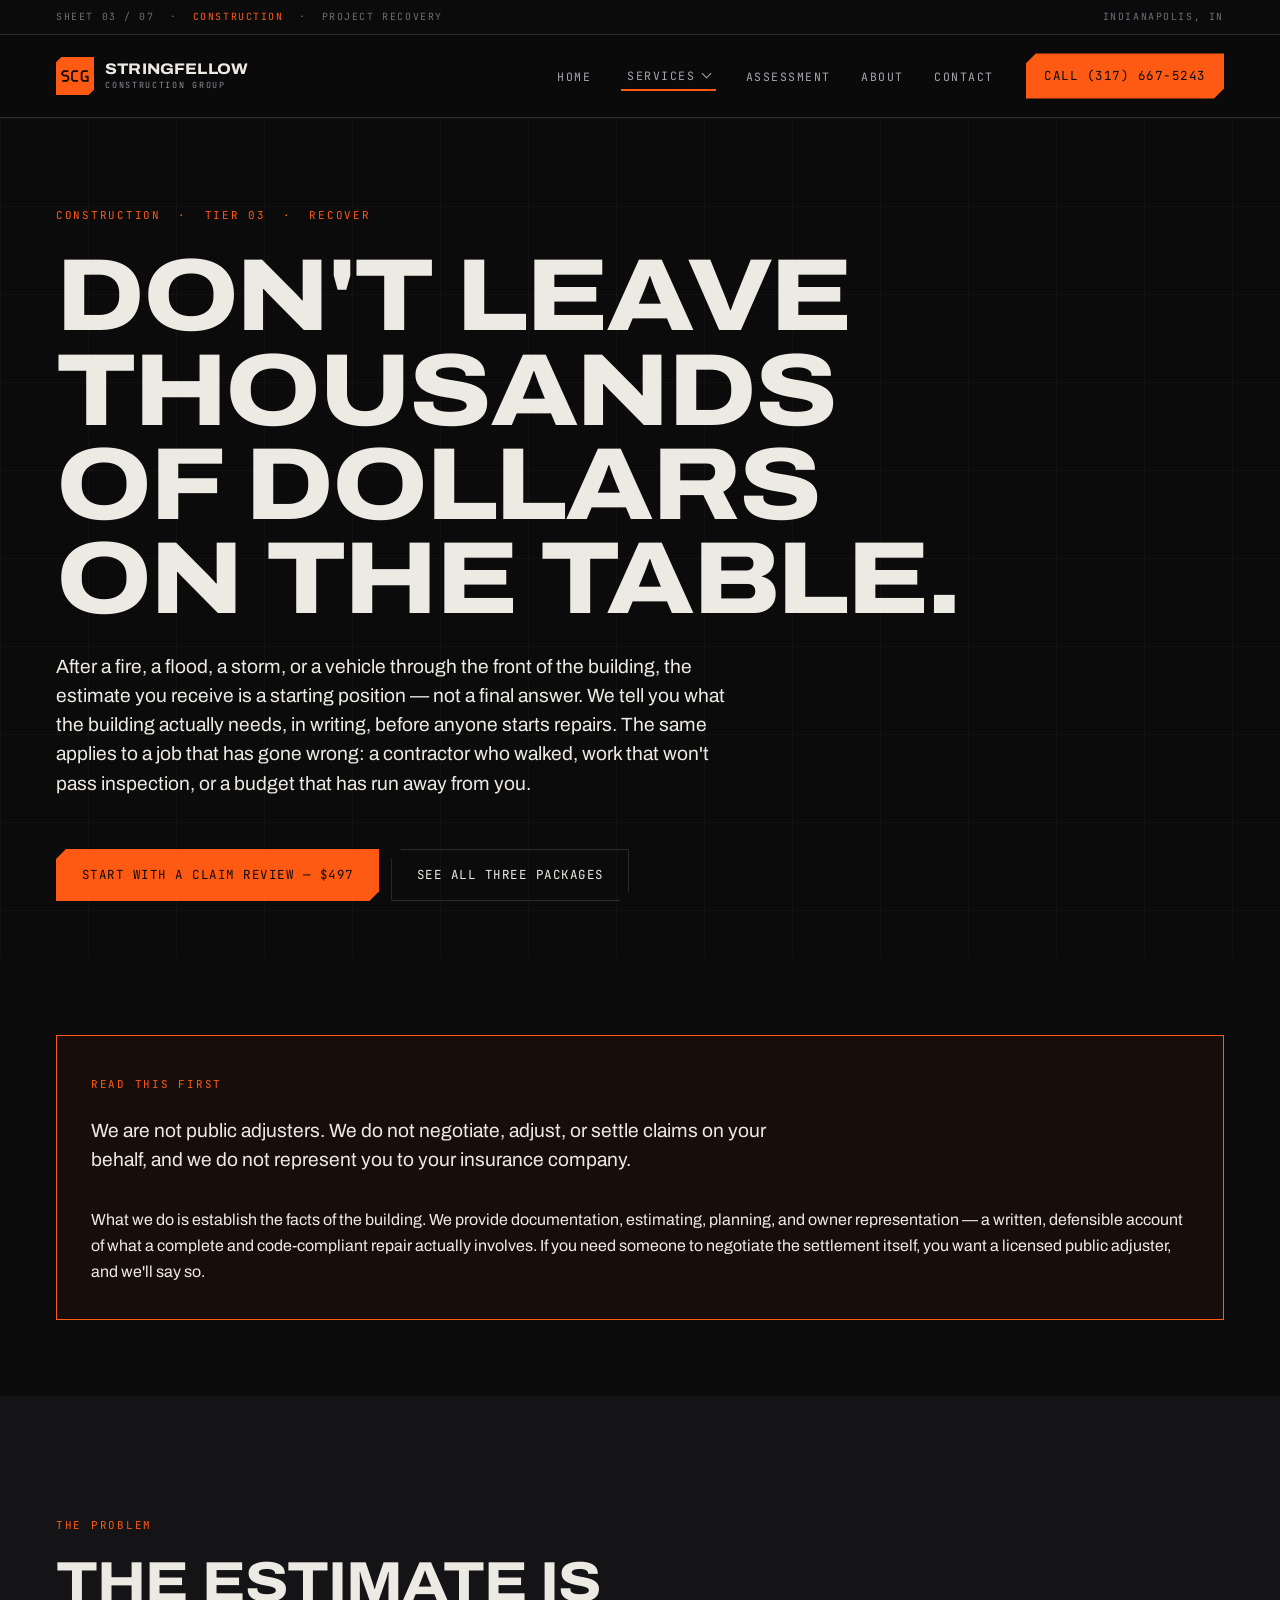
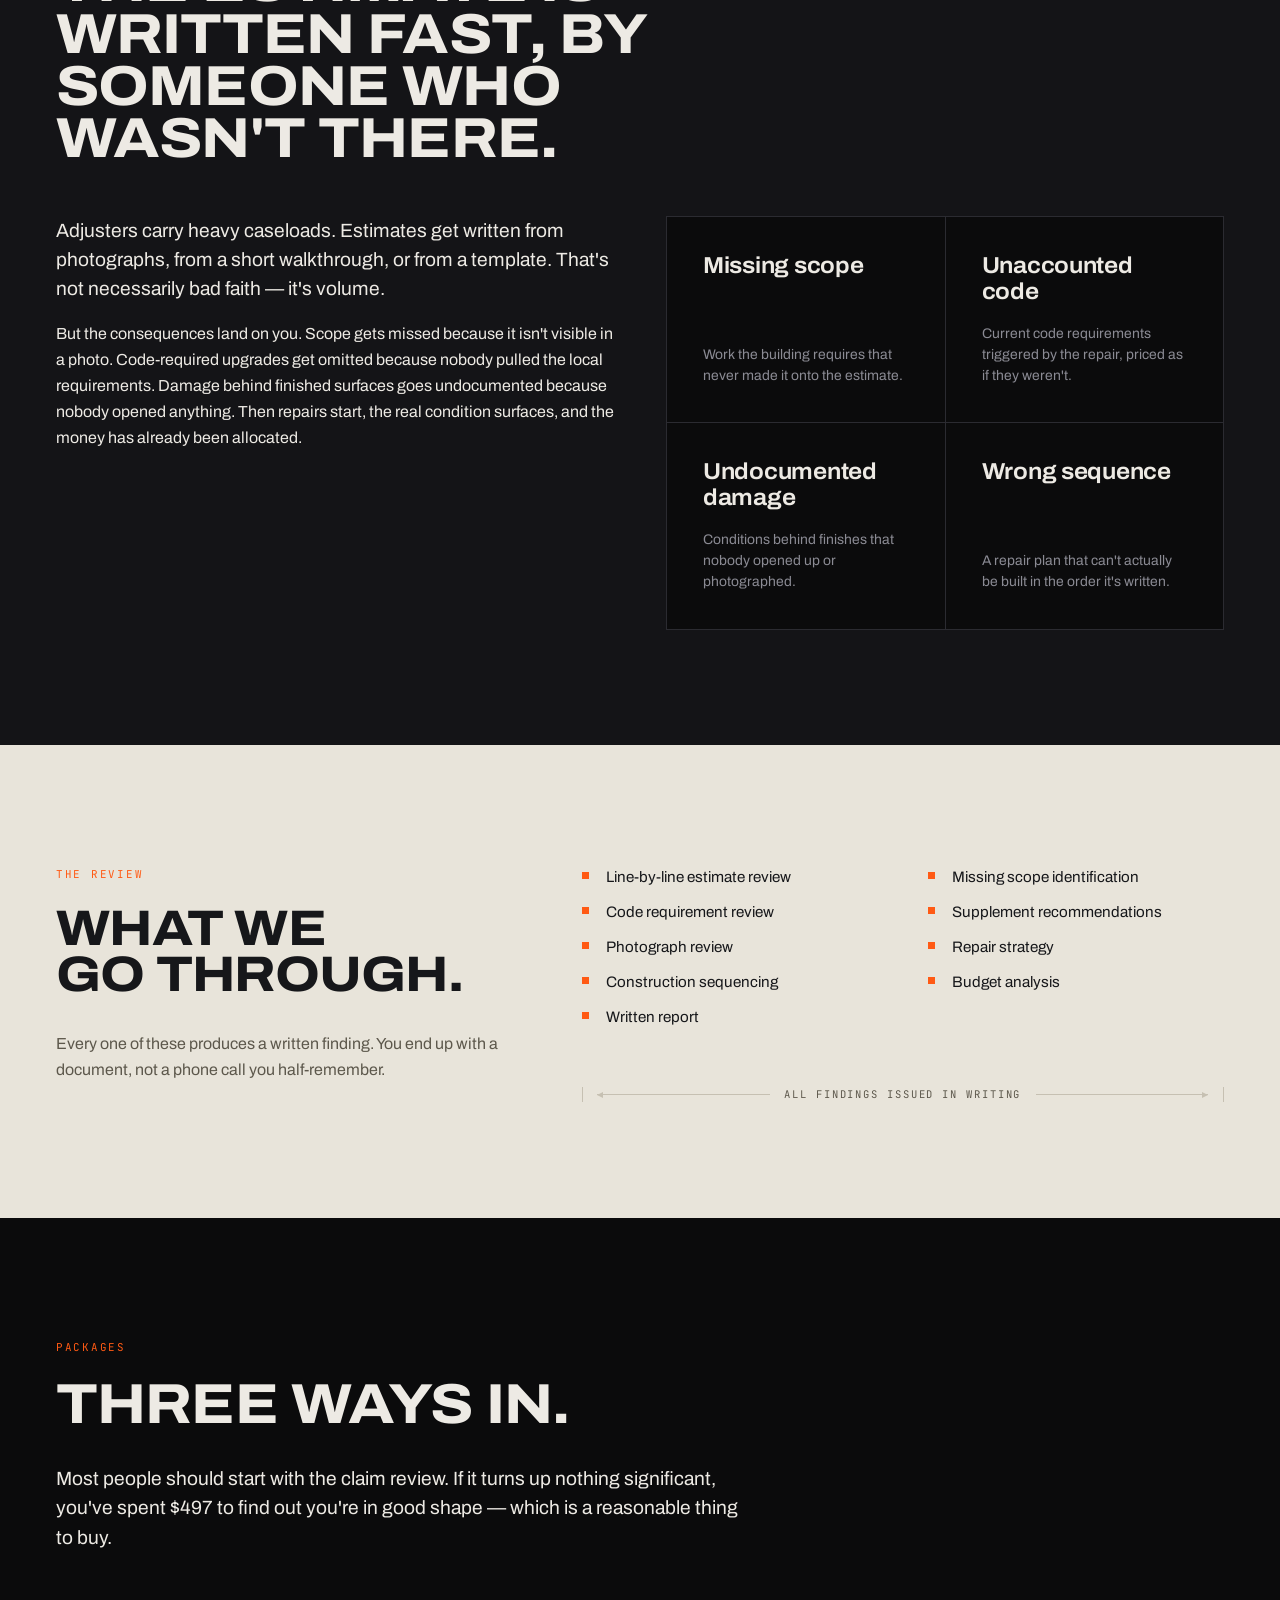
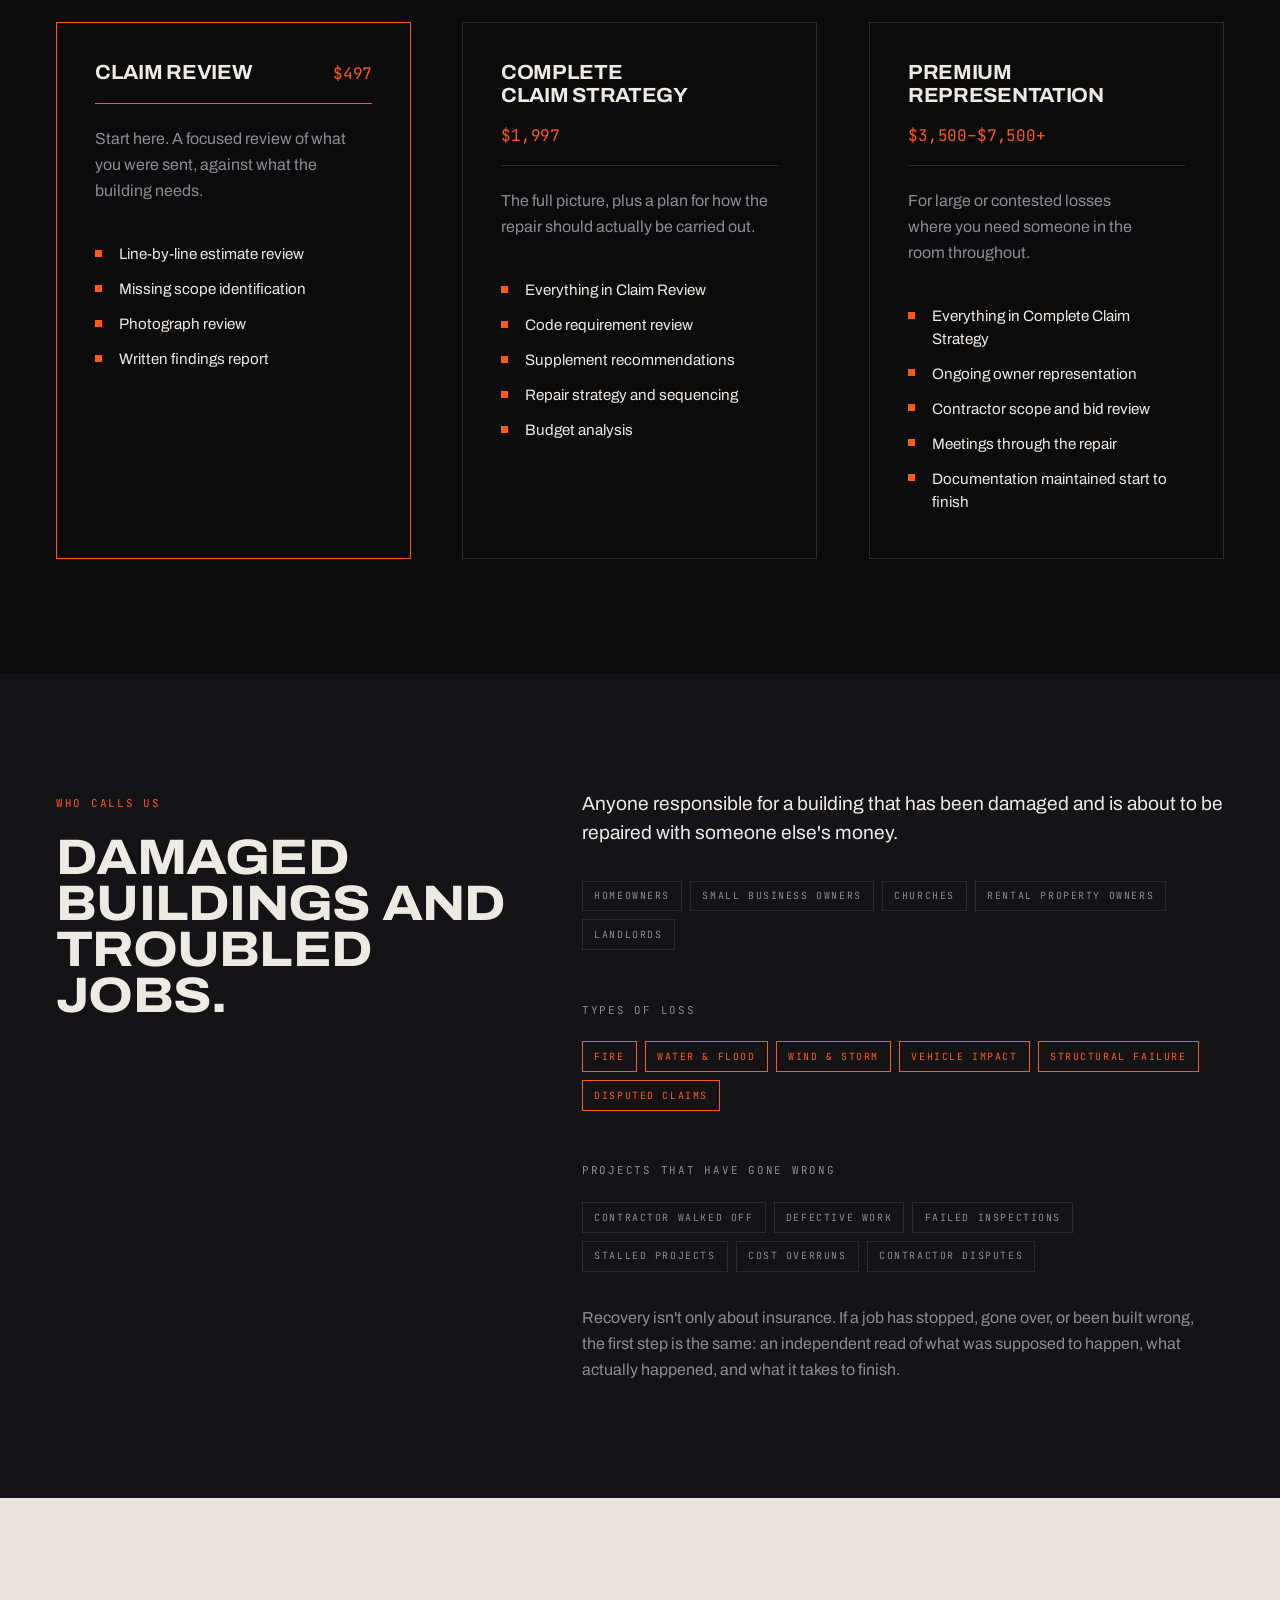
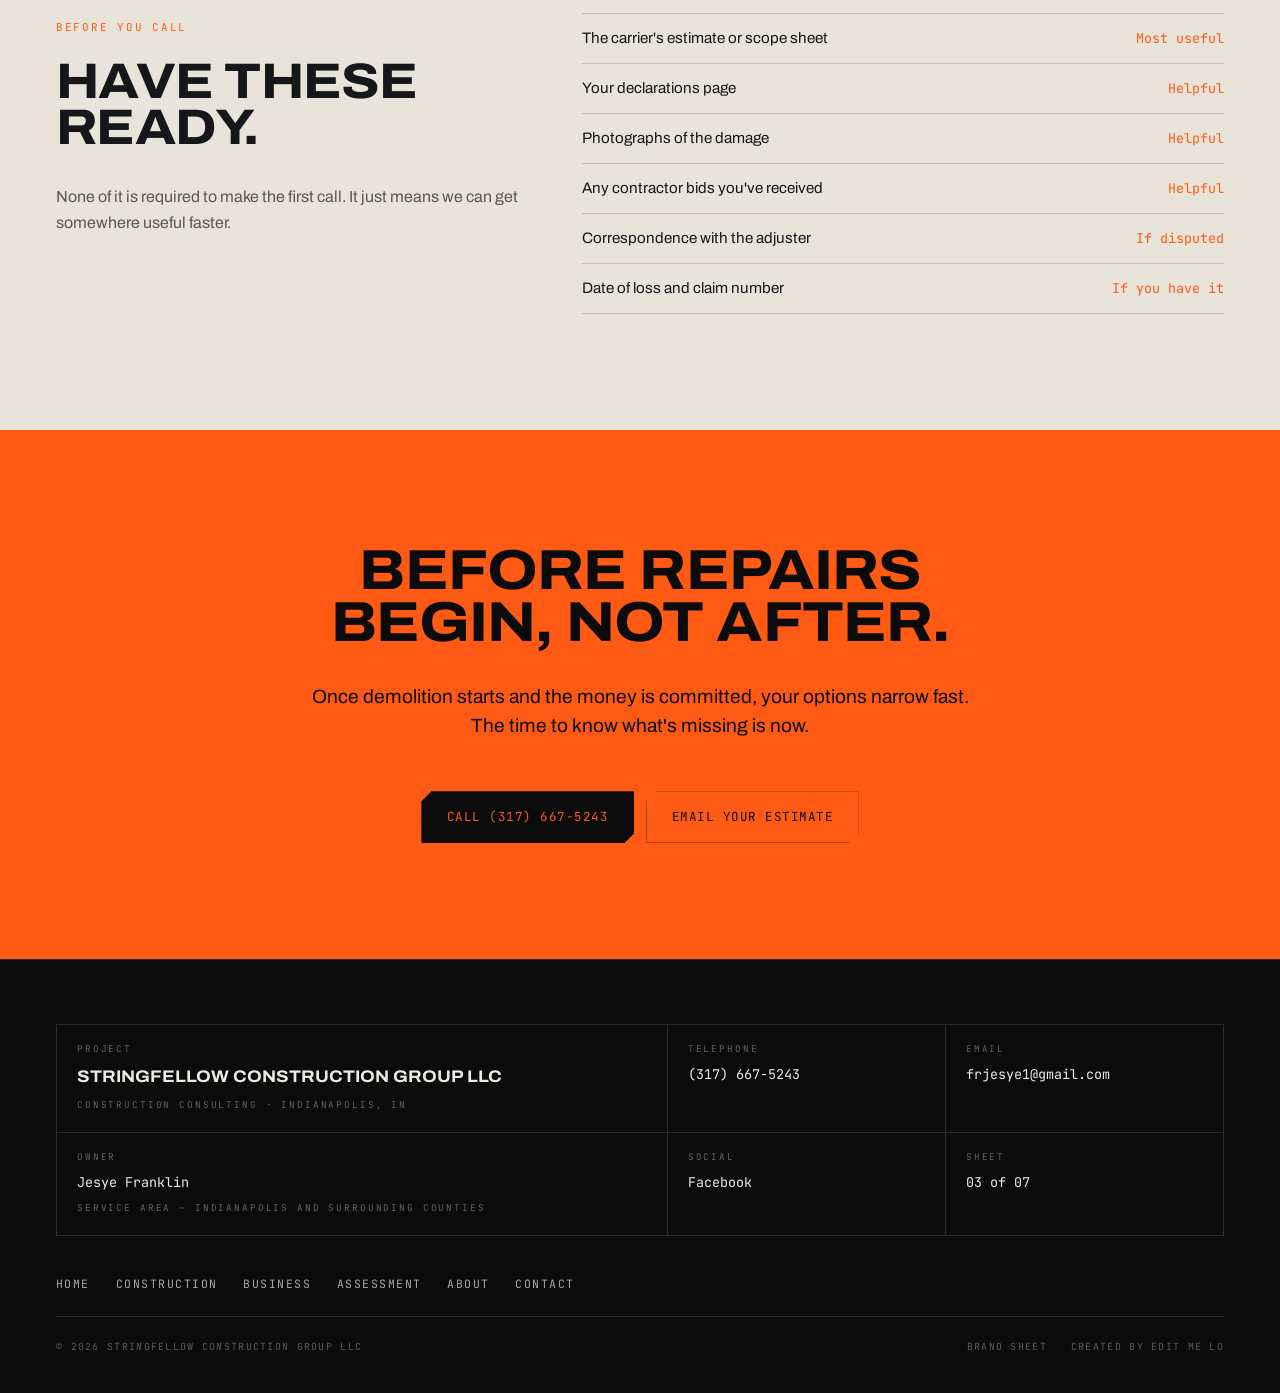
<file: insurance-recovery.html>
<!doctype html>
<html lang="en">
<head>
<meta charset="utf-8">
<meta name="viewport" content="width=device-width, initial-scale=1">
<title>Insurance Claims &amp; Project Recovery — Indianapolis | Stringfellow Construction Group</title>
<meta name="description" content="Insurance claim review and project recovery consulting in Indianapolis. Missing scope, code requirements, undocumented damage, troubled projects, contractor disputes and cost overruns. Claim review from $497. Not public adjusting.">
<link rel="icon" href="/favicon.svg" type="image/svg+xml">
<link rel="preconnect" href="https://fonts.googleapis.com">
<link rel="preconnect" href="https://fonts.gstatic.com" crossorigin>
<link href="https://fonts.googleapis.com/css2?family=Archivo:wdth,wght@62..125,100..900&family=JetBrains+Mono:wght@400;500;700&display=swap" rel="stylesheet">
<link rel="stylesheet" href="/assets/css/site.css">
</head>
<body>

<a class="skip" href="#main">Skip to content</a>

<div class="sheet">
  <div class="wrap sheet__inner">
    <span>Sheet 03 / 07 &nbsp;·&nbsp; <span class="sheet__track">Construction</span> &nbsp;·&nbsp; Project Recovery</span>
    <span class="sheet__hide">Indianapolis, IN</span>
  </div>
</div>

<header class="hdr">
  <div class="wrap hdr__inner">
    <a class="brand" href="/" aria-label="Stringfellow Construction Group, home">
      <svg class="brand__mark" viewBox="0 0 100 100" aria-hidden="true" focusable="false">
        <path d="M14 0 H100 V86 L86 100 H0 V14 Z" fill="#FF5A14"/>
        <g transform="translate(13 34) scale(0.336)" fill="none" stroke="#0B0B0C" stroke-width="14" stroke-linejoin="miter">
          <path d="M58 10 L22 10 L10 22 L10 32 L22 44 L46 44 L58 56 L58 74 L46 86 L10 86"/>
          <path d="M134 10 L98 10 L86 22 L86 74 L98 86 L134 86"/>
          <path d="M210 10 L174 10 L162 22 L162 74 L174 86 L210 86 L210 52 L190 52"/>
        </g>
      </svg>
      <span class="brand__txt">
        <span class="brand__name">Stringfellow</span>
        <span class="brand__sub">Construction Group</span>
      </span>
    </a>

    <button class="burger" type="button" aria-expanded="false" aria-controls="nav" aria-label="Open menu">
      <span></span><span></span><span></span>
    </button>

    <nav class="nav" id="nav" aria-label="Main">
      <ul class="nav__list">
        <li><a class="nav__link" href="/">Home</a></li>
        <li class="nav__has-menu">
          <button class="nav__link nav__trigger" type="button" aria-expanded="false" aria-controls="svc-menu" data-track="construction">
            Services <span class="nav__caret" aria-hidden="true"></span>
          </button>
          <div class="nav__menu" id="svc-menu">
            <div class="nav__group">
              <p class="nav__grouph">Construction</p>
              <ul>
                <li><a class="nav__sub" href="/services">Services &amp; Pricing</a></li>
                <li><a class="nav__sub" href="/insurance-recovery" aria-current="page">Insurance &amp; Recovery</a></li>
              </ul>
            </div>
            <div class="nav__group">
              <p class="nav__grouph">Business</p>
              <ul>
                <li><a class="nav__sub" href="/business">Business Operations</a></li>
                <li><a class="nav__sub" href="/business/services">Services &amp; Pricing</a></li>
              </ul>
            </div>
          </div>
        </li>
        <li><a class="nav__link" href="/assessment">Assessment</a></li>
        <li><a class="nav__link" href="/about">About</a></li>
        <li><a class="nav__link" href="/contact">Contact</a></li>
      </ul>
      <a class="btn btn--primary nav__cta" href="tel:+13176675243">Call (317) 667-5243</a>
    </nav>
  </div>
</header>

<main id="main">

  <!-- ============ PAGE HEAD ============ -->
  <section class="phead gridded">
    <div class="wrap">
      <p class="label label--amber">Construction &nbsp;·&nbsp; Tier 03 &nbsp;·&nbsp; Recover</p>
      <h1 class="d1 phead__h1">Don't leave thousands of dollars on the table.</h1>
      <p class="lede phead__lede">
        After a fire, a flood, a storm, or a vehicle through the front of the building,
        the estimate you receive is a starting position — not a final answer. We tell you
        what the building actually needs, in writing, before anyone starts repairs.
        The same applies to a job that has gone wrong: a contractor who walked, work
        that won't pass inspection, or a budget that has run away from you.
      </p>
      <div class="btn-row mt-3">
        <a class="btn btn--primary" href="tel:+13176675243">Start with a claim review — $497</a>
        <a class="btn btn--ghost" href="#packages">See all three packages</a>
      </div>
    </div>
  </section>

  <!-- ============ THE BOUNDARY, STATED EARLY ============ -->
  <section class="band band--ink band--tight">
    <div class="wrap">
      <div class="boundary">
        <span class="label label--amber">Read this first</span>
        <p class="lede mt-1">
          We are not public adjusters. We do not negotiate, adjust, or settle claims on
          your behalf, and we do not represent you to your insurance company.
        </p>
        <p class="mt-2">
          What we do is establish the facts of the building. We provide documentation,
          estimating, planning, and owner representation — a written, defensible account
          of what a complete and code-compliant repair actually involves. If you need
          someone to negotiate the settlement itself, you want a licensed public adjuster,
          and we'll say so.
        </p>
      </div>
    </div>
  </section>

  <!-- ============ WHAT GOES WRONG ============ -->
  <section class="band band--ink2">
    <div class="wrap">
      <p class="label label--amber reveal">The problem</p>
      <h2 class="d2 mt-1 max-20ch reveal">The estimate is written fast, by someone who wasn't there.</h2>

      <div class="cols cols--2 mt-3">
        <div class="stack">
          <p class="lede">
            Adjusters carry heavy caseloads. Estimates get written from photographs,
            from a short walkthrough, or from a template. That's not necessarily bad
            faith — it's volume.
          </p>
          <p>
            But the consequences land on you. Scope gets missed because it isn't visible
            in a photo. Code-required upgrades get omitted because nobody pulled the
            local requirements. Damage behind finished surfaces goes undocumented because
            nobody opened anything. Then repairs start, the real condition surfaces, and
            the money has already been allocated.
          </p>
        </div>

        <div class="qgrid qgrid--pair mt-0">
          <div class="qgrid__cell reveal">
            <p class="qgrid__q">Missing scope</p>
            <p class="qgrid__a">Work the building requires that never made it onto the estimate.</p>
          </div>
          <div class="qgrid__cell reveal">
            <p class="qgrid__q">Unaccounted code</p>
            <p class="qgrid__a">Current code requirements triggered by the repair, priced as if they weren't.</p>
          </div>
          <div class="qgrid__cell reveal">
            <p class="qgrid__q">Undocumented damage</p>
            <p class="qgrid__a">Conditions behind finishes that nobody opened up or photographed.</p>
          </div>
          <div class="qgrid__cell reveal">
            <p class="qgrid__q">Wrong sequence</p>
            <p class="qgrid__a">A repair plan that can't actually be built in the order it's written.</p>
          </div>
        </div>
      </div>
    </div>
  </section>

  <!-- ============ WHAT WE REVIEW ============ -->
  <section class="band band--bone">
    <div class="wrap">
      <div class="cols cols--aside">
        <div>
          <p class="label label--amber">The review</p>
          <h2 class="d2 mt-1">What we go through.</h2>
          <p class="body-muted mt-2">
            Every one of these produces a written finding. You end up with a document,
            not a phone call you half-remember.
          </p>
        </div>
        <div>
          <ul class="list-spec checks">
            <li>Line-by-line estimate review</li>
            <li>Missing scope identification</li>
            <li>Code requirement review</li>
            <li>Supplement recommendations</li>
            <li>Photograph review</li>
            <li>Repair strategy</li>
            <li>Construction sequencing</li>
            <li>Budget analysis</li>
            <li>Written report</li>
          </ul>

          <div class="dim mt-3" role="presentation" aria-hidden="true">
            <i class="dim__tick"></i>
            <span class="dim__line dim__line--l"></span>
            <span class="dim__label">All findings issued in writing</span>
            <span class="dim__line dim__line--r"></span>
            <i class="dim__tick"></i>
          </div>
        </div>
      </div>
    </div>
  </section>

  <!-- ============ PACKAGES ============ -->
  <section class="band band--ink" id="packages">
    <div class="wrap">
      <p class="label label--amber">Packages</p>
      <h2 class="d2 mt-1">Three ways in.</h2>
      <p class="lede mt-2">
        Most people should start with the claim review. If it turns up nothing
        significant, you've spent $497 to find out you're in good shape — which is a
        reasonable thing to buy.
      </p>

      <div class="cols cols--3 mt-4">
        <div class="spec spec--flag reveal">
          <div class="spec__head">
            <h3 class="d4">Claim Review</h3>
            <span class="price amber">$497</span>
          </div>
          <p class="body-muted">Start here. A focused review of what you were sent, against what the building needs.</p>
          <ul class="list-spec mt-2">
            <li>Line-by-line estimate review</li>
            <li>Missing scope identification</li>
            <li>Photograph review</li>
            <li>Written findings report</li>
          </ul>
        </div>

        <div class="spec reveal">
          <div class="spec__head">
            <h3 class="d4">Complete Claim Strategy</h3>
            <span class="price amber">$1,997</span>
          </div>
          <p class="body-muted">The full picture, plus a plan for how the repair should actually be carried out.</p>
          <ul class="list-spec mt-2">
            <li>Everything in Claim Review</li>
            <li>Code requirement review</li>
            <li>Supplement recommendations</li>
            <li>Repair strategy and sequencing</li>
            <li>Budget analysis</li>
          </ul>
        </div>

        <div class="spec reveal">
          <div class="spec__head">
            <h3 class="d4">Premium Representation</h3>
            <span class="price amber">$3,500–$7,500+</span>
          </div>
          <p class="body-muted">For large or contested losses where you need someone in the room throughout.</p>
          <ul class="list-spec mt-2">
            <li>Everything in Complete Claim Strategy</li>
            <li>Ongoing owner representation</li>
            <li>Contractor scope and bid review</li>
            <li>Meetings through the repair</li>
            <li>Documentation maintained start to finish</li>
          </ul>
        </div>
      </div>
    </div>
  </section>

  <!-- ============ WHO IT'S FOR ============ -->
  <section class="band band--ink2">
    <div class="wrap">
      <div class="cols cols--aside">
        <div>
          <p class="label label--amber">Who calls us</p>
          <h2 class="d2 mt-1">Damaged buildings and troubled jobs.</h2>
        </div>
        <div class="stack">
          <p class="lede">
            Anyone responsible for a building that has been damaged and is about to be
            repaired with someone else's money.
          </p>
          <div class="tags mt-2">
            <span class="tag">Homeowners</span>
            <span class="tag">Small business owners</span>
            <span class="tag">Churches</span>
            <span class="tag">Rental property owners</span>
            <span class="tag">Landlords</span>
          </div>

          <p class="label mt-3">Types of loss</p>
          <div class="tags mt-1">
            <span class="tag tag--amber">Fire</span>
            <span class="tag tag--amber">Water &amp; flood</span>
            <span class="tag tag--amber">Wind &amp; storm</span>
            <span class="tag tag--amber">Vehicle impact</span>
            <span class="tag tag--amber">Structural failure</span>
            <span class="tag tag--amber">Disputed claims</span>
          </div>

          <p class="label mt-3">Projects that have gone wrong</p>
          <div class="tags mt-1">
            <span class="tag">Contractor walked off</span>
            <span class="tag">Defective work</span>
            <span class="tag">Failed inspections</span>
            <span class="tag">Stalled projects</span>
            <span class="tag">Cost overruns</span>
            <span class="tag">Contractor disputes</span>
          </div>
          <p class="body-muted mt-2">
            Recovery isn't only about insurance. If a job has stopped, gone over, or
            been built wrong, the first step is the same: an independent read of what
            was supposed to happen, what actually happened, and what it takes to finish.
          </p>
        </div>
      </div>
    </div>
  </section>

  <!-- ============ WHAT TO HAVE READY ============ -->
  <section class="band band--bone">
    <div class="wrap">
      <div class="cols cols--aside">
        <div>
          <p class="label label--amber">Before you call</p>
          <h2 class="d2 mt-1">Have these ready.</h2>
          <p class="body-muted mt-2">
            None of it is required to make the first call. It just means we can get
            somewhere useful faster.
          </p>
        </div>
        <div>
          <ul class="list-rule">
            <li><span class="list-rule__k">The carrier's estimate or scope sheet</span><span class="list-rule__v">Most useful</span></li>
            <li><span class="list-rule__k">Your declarations page</span><span class="list-rule__v">Helpful</span></li>
            <li><span class="list-rule__k">Photographs of the damage</span><span class="list-rule__v">Helpful</span></li>
            <li><span class="list-rule__k">Any contractor bids you've received</span><span class="list-rule__v">Helpful</span></li>
            <li><span class="list-rule__k">Correspondence with the adjuster</span><span class="list-rule__v">If disputed</span></li>
            <li><span class="list-rule__k">Date of loss and claim number</span><span class="list-rule__v">If you have it</span></li>
          </ul>
        </div>
      </div>
    </div>
  </section>

  <!-- ============ CTA ============ -->
  <section class="band band--amber">
    <div class="wrap center">
      <h2 class="d2 max-20ch">Before repairs begin, not after.</h2>
      <p class="lede mt-2">
        Once demolition starts and the money is committed, your options narrow fast.
        The time to know what's missing is now.
      </p>
      <div class="btn-row mt-3">
        <a class="btn btn--primary" href="tel:+13176675243">Call (317) 667-5243</a>
        <a class="btn btn--ghost" href="mailto:frjesye1@gmail.com?subject=Insurance%20claim%20review">Email your estimate</a>
      </div>
    </div>
  </section>

</main>

<footer class="foot">
  <div class="wrap">
    <div class="tblock">
      <div class="tblock__cell">
        <span class="tblock__k">Project</span>
        <span class="tblock__v tblock__v--big">Stringfellow Construction Group LLC</span>
        <span class="tblock__k">Construction consulting · Indianapolis, IN</span>
      </div>
      <div class="tblock__cell">
        <span class="tblock__k">Telephone</span>
        <a class="tblock__v" href="tel:+13176675243">(317) 667-5243</a>
      </div>
      <div class="tblock__cell">
        <span class="tblock__k">Email</span>
        <a class="tblock__v" href="mailto:frjesye1@gmail.com">frjesye1@gmail.com</a>
      </div>
      <div class="tblock__cell">
        <span class="tblock__k">Owner</span>
        <span class="tblock__v">Jesye Franklin</span>
        <span class="tblock__k">Service area — Indianapolis and surrounding counties</span>
      </div>
      <div class="tblock__cell">
        <span class="tblock__k">Social</span>
        <a class="tblock__v" href="https://www.facebook.com/stringfellowconstructiongroup/" target="_blank" rel="noopener">Facebook</a>
      </div>
      <div class="tblock__cell">
        <span class="tblock__k">Sheet</span>
        <span class="tblock__v">03 of 07</span>
      </div>
    </div>

    <nav class="foot__nav" aria-label="Footer">
      <a class="foot__link" href="/">Home</a>
      <a class="foot__link" href="/services">Construction</a>
      <a class="foot__link" href="/business">Business</a>
      <a class="foot__link" href="/assessment">Assessment</a>
      <a class="foot__link" href="/about">About</a>
      <a class="foot__link" href="/contact">Contact</a>
    </nav>

    <div class="foot__legal">
      <span>© <span data-year>2026</span> Stringfellow Construction Group LLC</span>
      <span class="foot__meta">
        <a href="/brand">Brand sheet</a>
        <a href="https://www.editmelo.com/" target="_blank" rel="noopener">Created by Edit Me Lo</a>
      </span>
    </div>
  </div>
</footer>

<script src="/assets/js/site.js" defer></script>
</body>
</html>
</file>
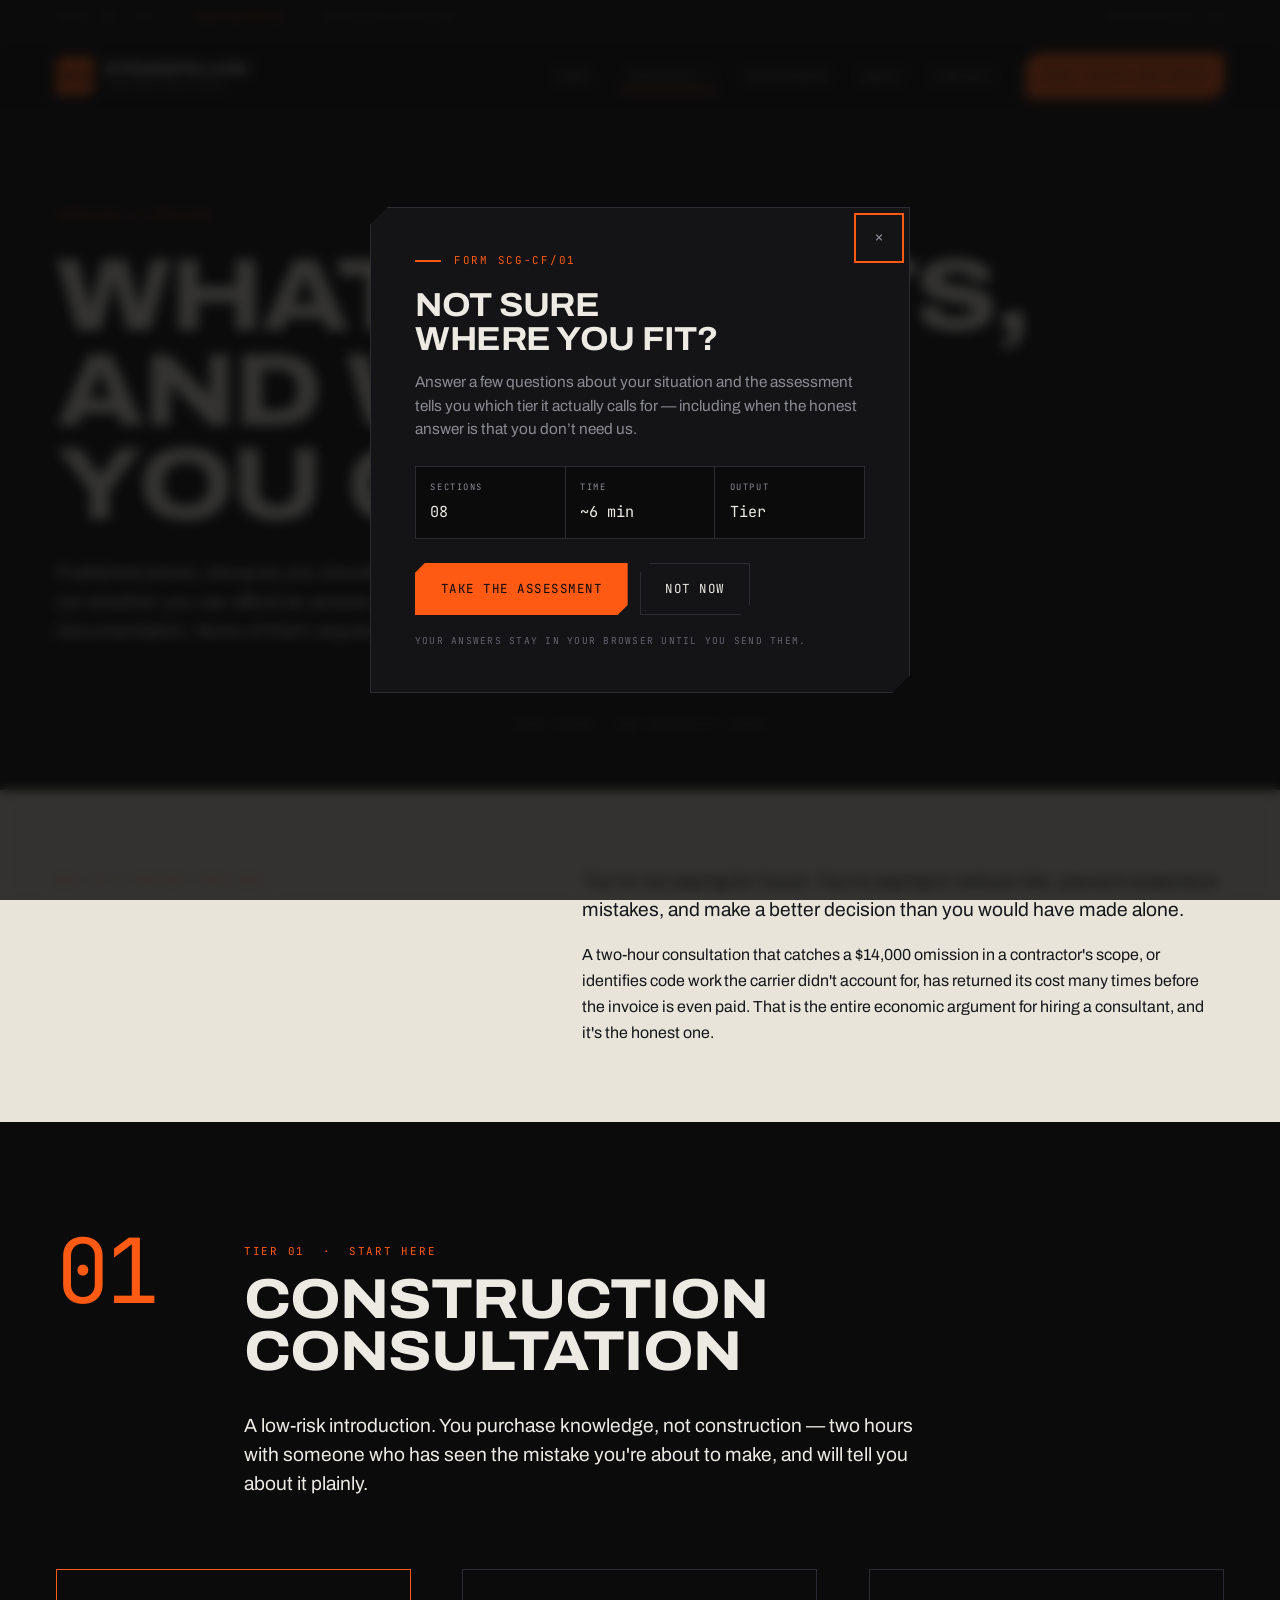
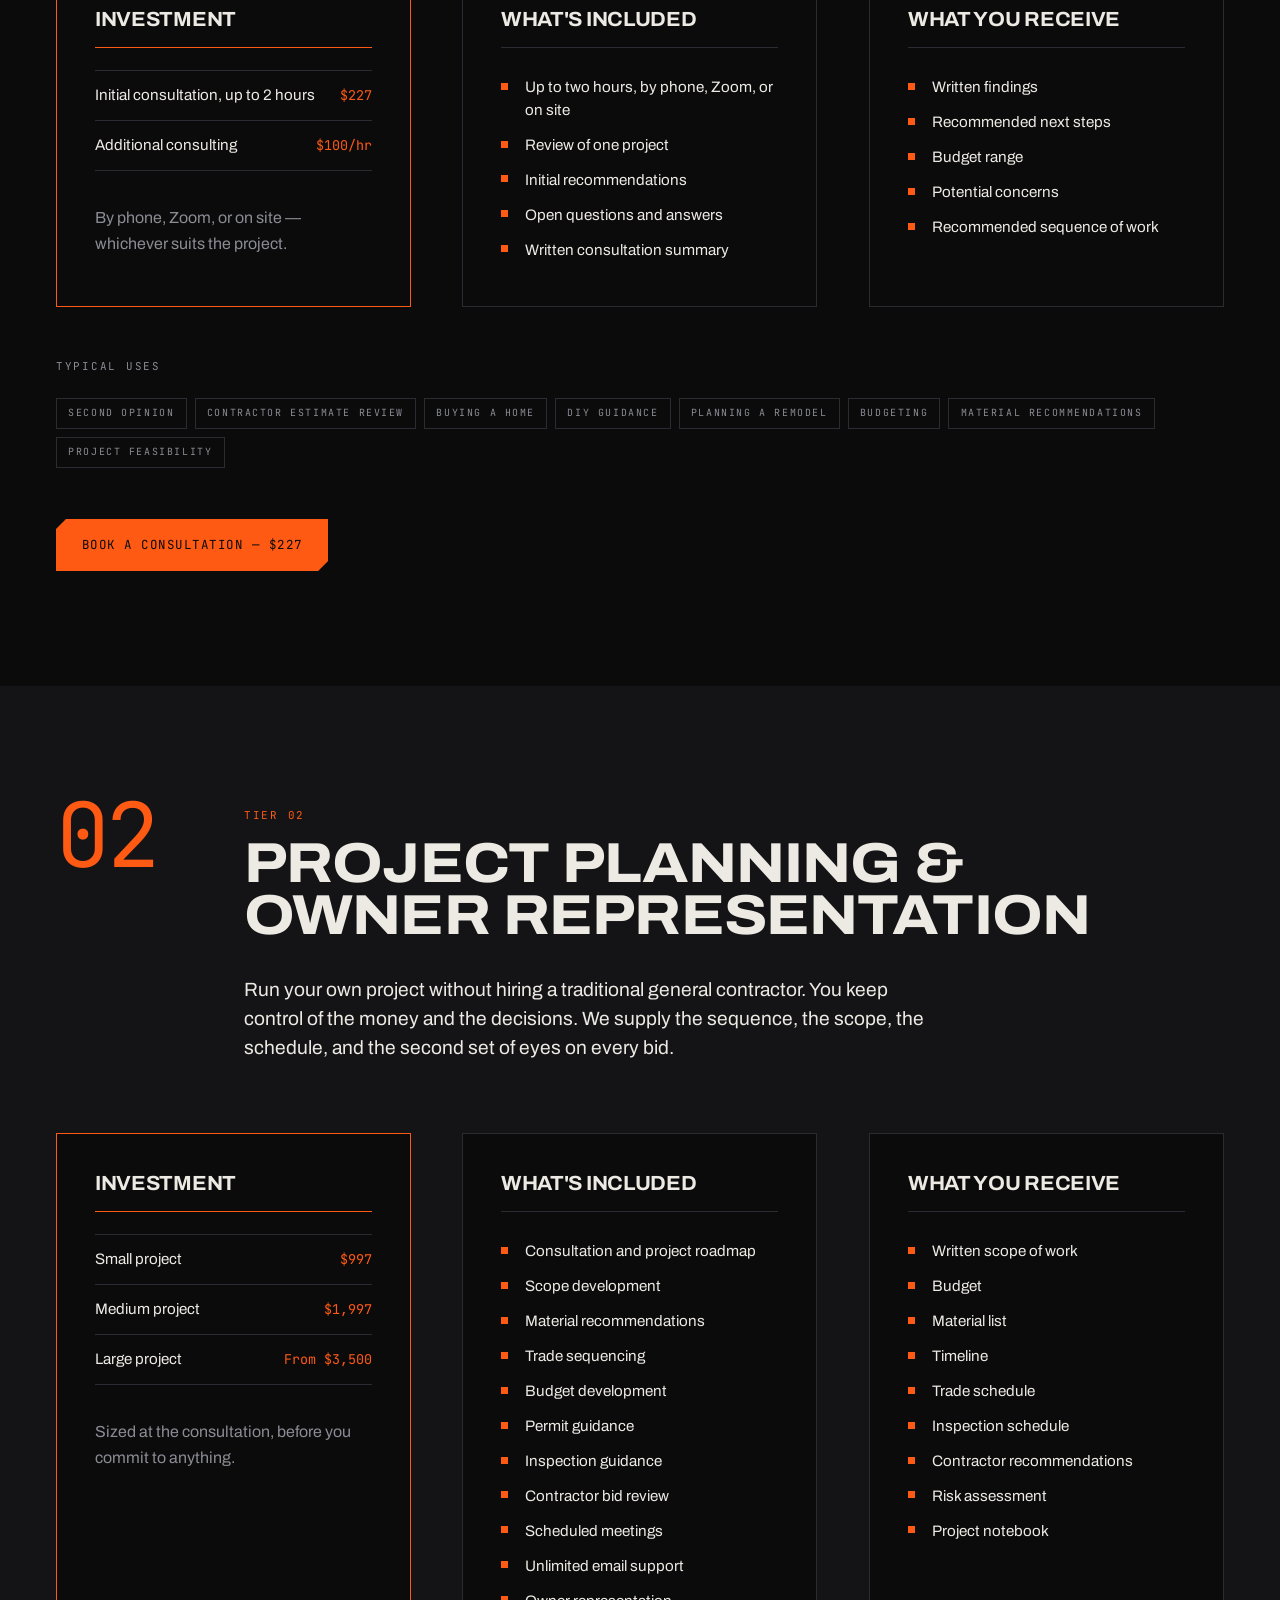
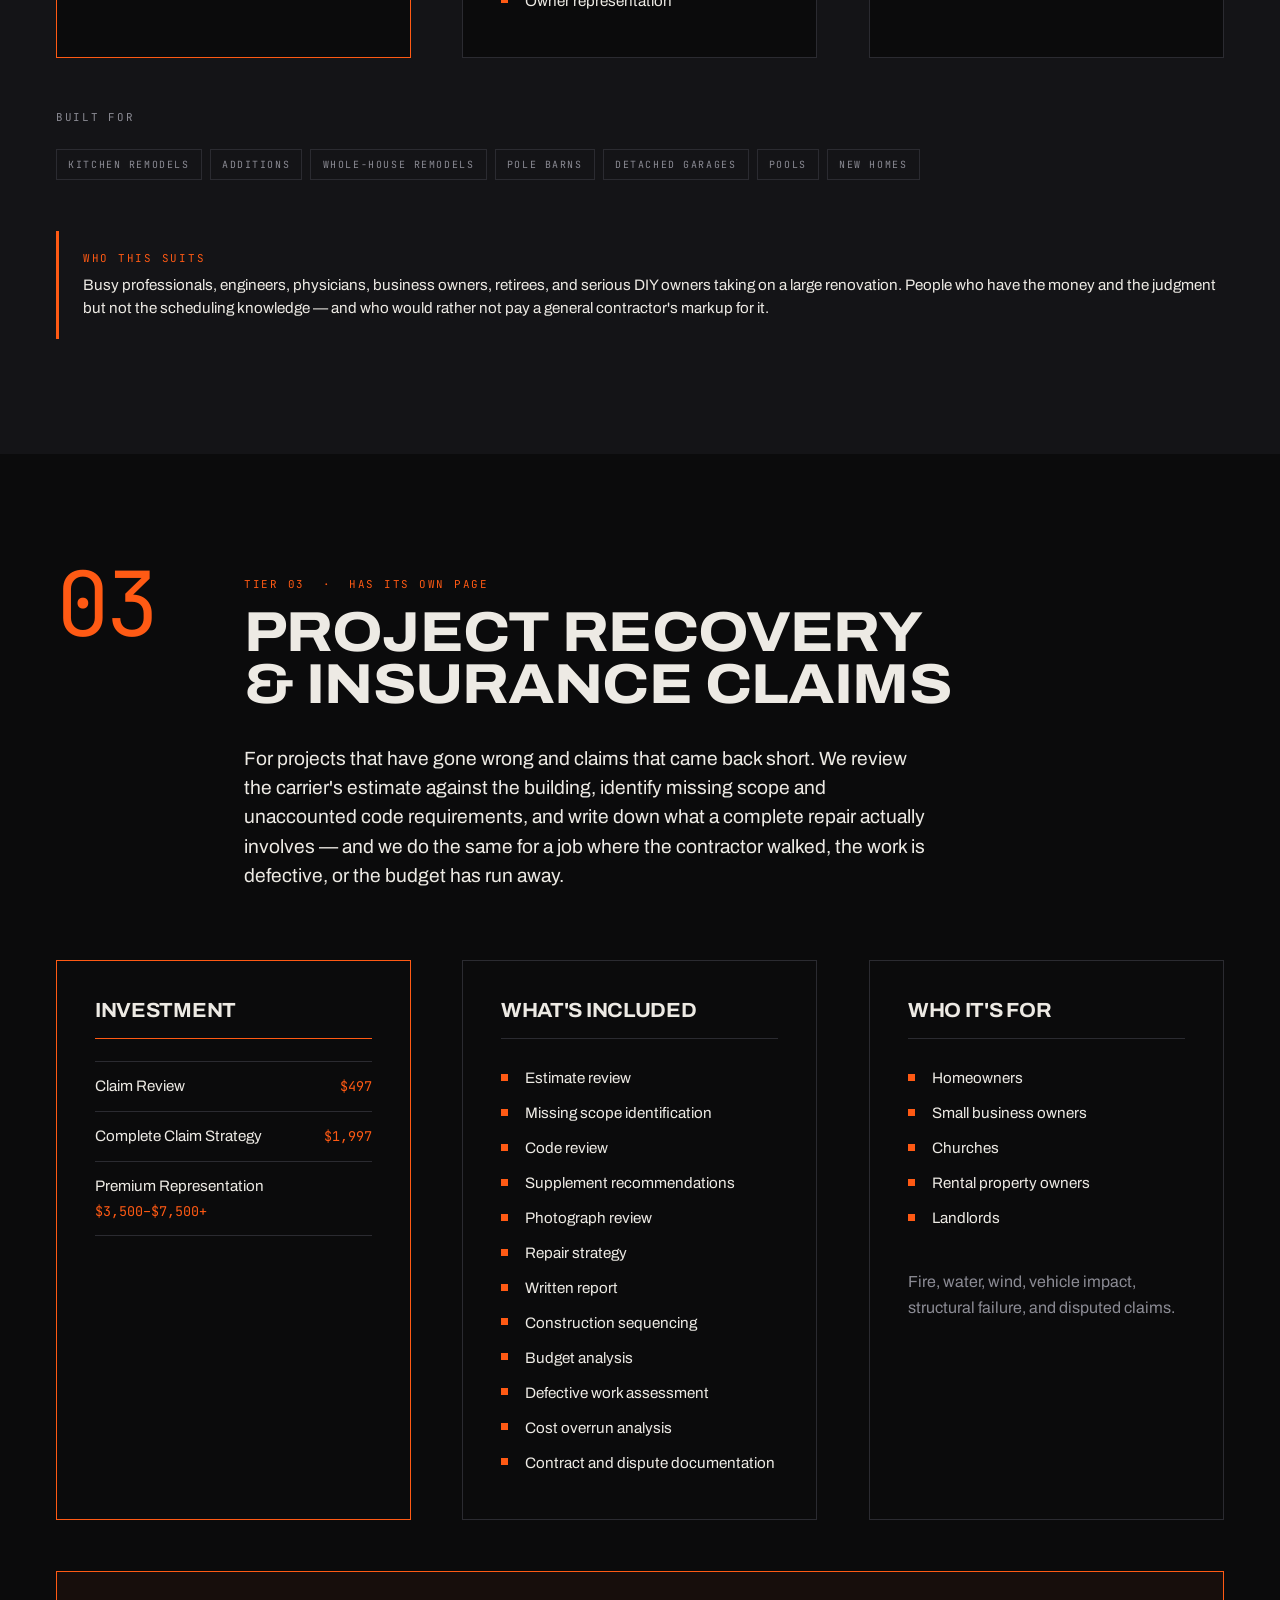
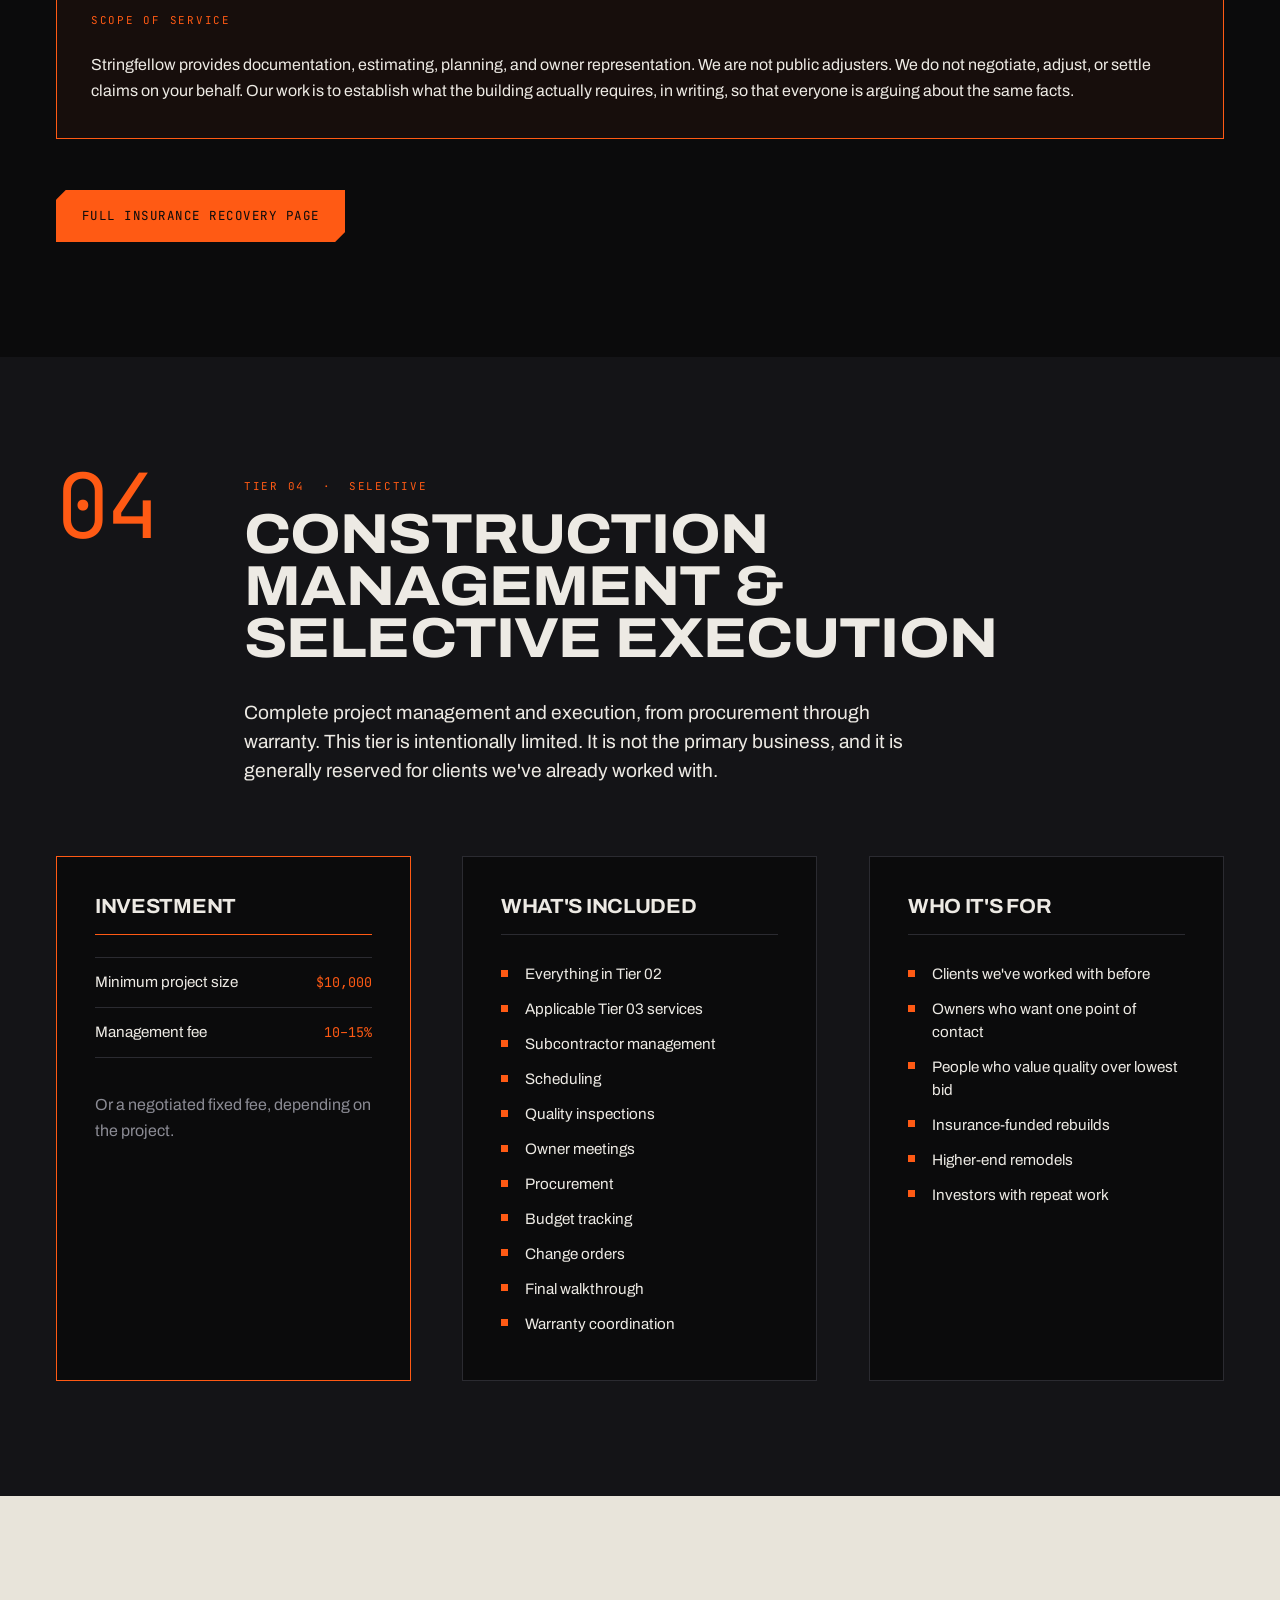
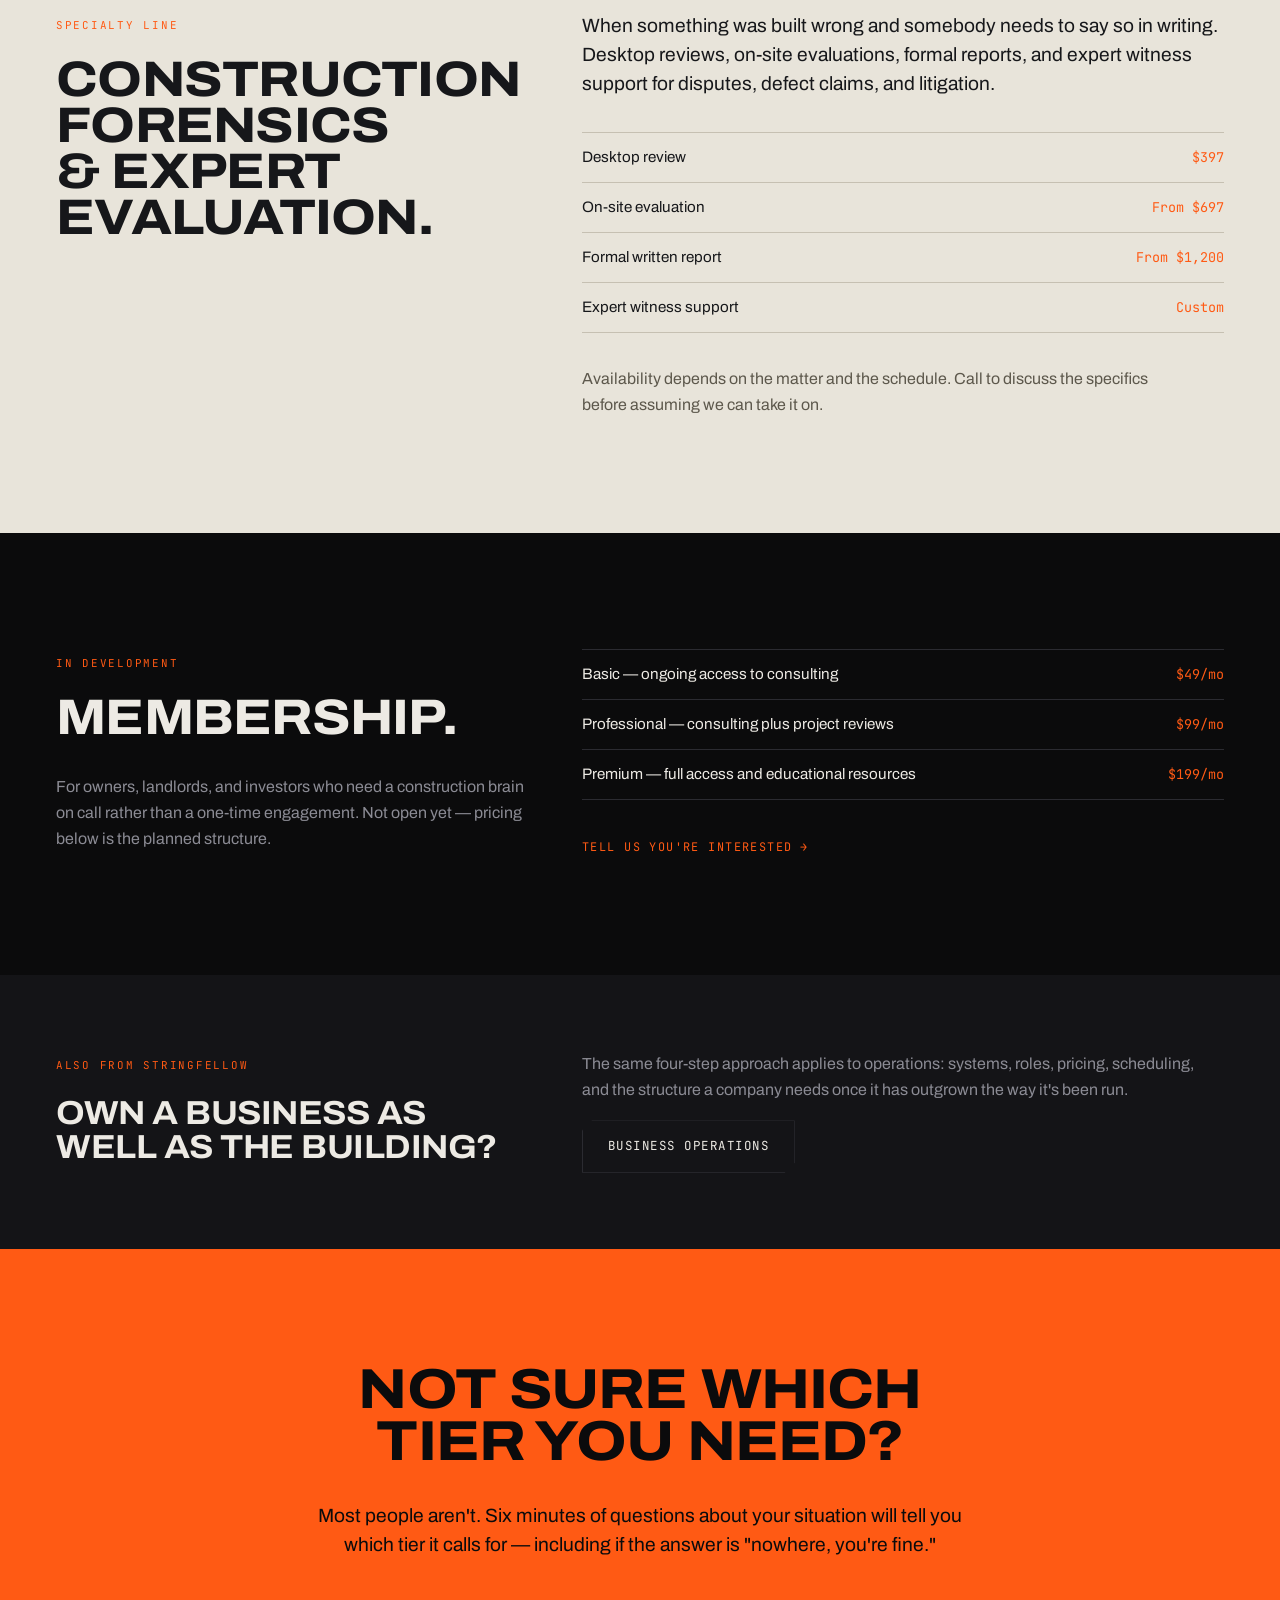
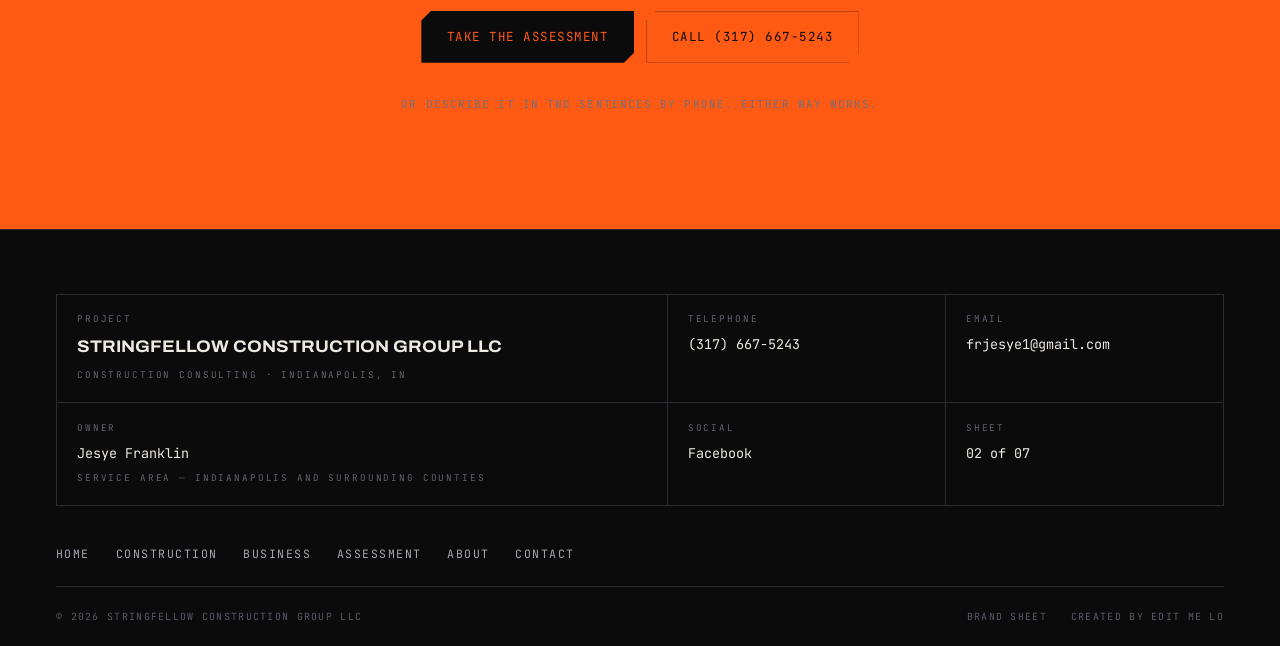
<file: services.html>
<!doctype html>
<html lang="en">
<head>
<meta charset="utf-8">
<meta name="viewport" content="width=device-width, initial-scale=1">
<title>Services &amp; Pricing — Stringfellow Construction Group LLC</title>
<meta name="description" content="Four tiers of construction consulting in Indianapolis: consultation from $227, project planning and owner representation from $997, insurance recovery from $497, and selective construction management from $10,000.">
<link rel="icon" href="/favicon.svg" type="image/svg+xml">
<link rel="preconnect" href="https://fonts.googleapis.com">
<link rel="preconnect" href="https://fonts.gstatic.com" crossorigin>
<link href="https://fonts.googleapis.com/css2?family=Archivo:wdth,wght@62..125,100..900&family=JetBrains+Mono:wght@400;500;700&display=swap" rel="stylesheet">
<link rel="stylesheet" href="/assets/css/site.css">
</head>
<body>

<a class="skip" href="#main">Skip to content</a>

<div class="sheet">
  <div class="wrap sheet__inner">
    <span>Sheet 02 / 07 &nbsp;·&nbsp; <span class="sheet__track">Construction</span> &nbsp;·&nbsp; Services &amp; Pricing</span>
    <span class="sheet__hide">Indianapolis, IN</span>
  </div>
</div>

<header class="hdr">
  <div class="wrap hdr__inner">
    <a class="brand" href="/" aria-label="Stringfellow Construction Group, home">
      <svg class="brand__mark" viewBox="0 0 100 100" aria-hidden="true" focusable="false">
        <path d="M14 0 H100 V86 L86 100 H0 V14 Z" fill="#FF5A14"/>
        <g transform="translate(13 34) scale(0.336)" fill="none" stroke="#0B0B0C" stroke-width="14" stroke-linejoin="miter">
          <path d="M58 10 L22 10 L10 22 L10 32 L22 44 L46 44 L58 56 L58 74 L46 86 L10 86"/>
          <path d="M134 10 L98 10 L86 22 L86 74 L98 86 L134 86"/>
          <path d="M210 10 L174 10 L162 22 L162 74 L174 86 L210 86 L210 52 L190 52"/>
        </g>
      </svg>
      <span class="brand__txt">
        <span class="brand__name">Stringfellow</span>
        <span class="brand__sub">Construction Group</span>
      </span>
    </a>

    <button class="burger" type="button" aria-expanded="false" aria-controls="nav" aria-label="Open menu">
      <span></span><span></span><span></span>
    </button>

    <nav class="nav" id="nav" aria-label="Main">
      <ul class="nav__list">
        <li><a class="nav__link" href="/">Home</a></li>
        <li class="nav__has-menu">
          <button class="nav__link nav__trigger" type="button" aria-expanded="false" aria-controls="svc-menu" data-track="construction">
            Services <span class="nav__caret" aria-hidden="true"></span>
          </button>
          <div class="nav__menu" id="svc-menu">
            <div class="nav__group">
              <p class="nav__grouph">Construction</p>
              <ul>
                <li><a class="nav__sub" href="/services" aria-current="page">Services &amp; Pricing</a></li>
                <li><a class="nav__sub" href="/insurance-recovery">Insurance &amp; Recovery</a></li>
              </ul>
            </div>
            <div class="nav__group">
              <p class="nav__grouph">Business</p>
              <ul>
                <li><a class="nav__sub" href="/business">Business Operations</a></li>
                <li><a class="nav__sub" href="/business/services">Services &amp; Pricing</a></li>
              </ul>
            </div>
          </div>
        </li>
        <li><a class="nav__link" href="/assessment">Assessment</a></li>
        <li><a class="nav__link" href="/about">About</a></li>
        <li><a class="nav__link" href="/contact">Contact</a></li>
      </ul>
      <a class="btn btn--primary nav__cta" href="tel:+13176675243">Call (317) 667-5243</a>
    </nav>
  </div>
</header>

<main id="main">

  <!-- ============ PAGE HEAD ============ -->
  <section class="phead gridded">
    <div class="wrap">
      <p class="label label--amber">Services &amp; Pricing</p>
      <h1 class="d1 phead__h1">What it costs, and what you get.</h1>
      <p class="lede phead__lede">
        Published prices, because you shouldn't have to sit through a sales call to find
        out whether you can afford an answer. Every tier below produces written
        documentation. None of them require you to hire us to build anything.
      </p>

      <div class="dim mt-4" role="presentation" aria-hidden="true">
        <i class="dim__tick"></i>
        <span class="dim__line dim__line--l"></span>
        <span class="dim__label">Four tiers + two specialty lines</span>
        <span class="dim__line dim__line--r"></span>
        <i class="dim__tick"></i>
      </div>
    </div>
  </section>

  <!-- ============ PRICING PHILOSOPHY ============ -->
  <section class="band band--bone band--tight">
    <div class="wrap">
      <div class="cols cols--aside">
        <div>
          <p class="label label--amber">Why it's priced this way</p>
        </div>
        <div class="stack">
          <p class="lede">
            You're not paying for hours. You're paying to reduce risk, prevent expensive
            mistakes, and make a better decision than you would have made alone.
          </p>
          <p>
            A two-hour consultation that catches a $14,000 omission in a contractor's
            scope, or identifies code work the carrier didn't account for, has returned
            its cost many times before the invoice is even paid. That is the entire
            economic argument for hiring a consultant, and it's the honest one.
          </p>
        </div>
      </div>
    </div>
  </section>

  <!-- ============ TIER 01 ============ -->
  <section class="band band--ink" id="tier-01">
    <div class="wrap">
      <div class="tierhead">
        <p class="tierhead__num">01</p>
        <div>
          <p class="label label--amber">Tier 01 &nbsp;·&nbsp; Start here</p>
          <h2 class="d2 tierhead__h">Construction Consultation</h2>
          <p class="lede mt-2">
            A low-risk introduction. You purchase knowledge, not construction — two
            hours with someone who has seen the mistake you're about to make, and will
            tell you about it plainly.
          </p>
        </div>
      </div>

      <div class="cols cols--3 mt-4">
        <div class="spec spec--flag reveal">
          <div class="spec__head">
            <h3 class="d4">Investment</h3>
          </div>
          <ul class="list-rule">
            <li><span class="list-rule__k">Initial consultation, up to 2 hours</span><span class="list-rule__v">$227</span></li>
            <li><span class="list-rule__k">Additional consulting</span><span class="list-rule__v">$100/hr</span></li>
          </ul>
          <p class="body-muted mt-2">By phone, Zoom, or on site — whichever suits the project.</p>
        </div>

        <div class="spec reveal">
          <div class="spec__head">
            <h3 class="d4">What's included</h3>
          </div>
          <ul class="list-spec">
            <li>Up to two hours, by phone, Zoom, or on site</li>
            <li>Review of one project</li>
            <li>Initial recommendations</li>
            <li>Open questions and answers</li>
            <li>Written consultation summary</li>
          </ul>
        </div>

        <div class="spec reveal">
          <div class="spec__head">
            <h3 class="d4">What you receive</h3>
          </div>
          <ul class="list-spec">
            <li>Written findings</li>
            <li>Recommended next steps</li>
            <li>Budget range</li>
            <li>Potential concerns</li>
            <li>Recommended sequence of work</li>
          </ul>
        </div>
      </div>

      <p class="label mt-3">Typical uses</p>
      <div class="tags mt-1">
        <span class="tag">Second opinion</span>
        <span class="tag">Contractor estimate review</span>
        <span class="tag">Buying a home</span>
        <span class="tag">DIY guidance</span>
        <span class="tag">Planning a remodel</span>
        <span class="tag">Budgeting</span>
        <span class="tag">Material recommendations</span>
        <span class="tag">Project feasibility</span>
      </div>

      <div class="btn-row mt-3">
        <a class="btn btn--primary" href="tel:+13176675243">Book a consultation — $227</a>
      </div>
    </div>
  </section>

  <!-- ============ TIER 02 ============ -->
  <section class="band band--ink2" id="tier-02">
    <div class="wrap">
      <div class="tierhead">
        <p class="tierhead__num">02</p>
        <div>
          <p class="label label--amber">Tier 02</p>
          <h2 class="d2 tierhead__h">Project Planning &amp; Owner Representation</h2>
          <p class="lede mt-2">
            Run your own project without hiring a traditional general contractor. You
            keep control of the money and the decisions. We supply the sequence, the
            scope, the schedule, and the second set of eyes on every bid.
          </p>
        </div>
      </div>

      <div class="cols cols--3 mt-4">
        <div class="spec spec--flag reveal">
          <div class="spec__head">
            <h3 class="d4">Investment</h3>
          </div>
          <ul class="list-rule">
            <li><span class="list-rule__k">Small project</span><span class="list-rule__v">$997</span></li>
            <li><span class="list-rule__k">Medium project</span><span class="list-rule__v">$1,997</span></li>
            <li><span class="list-rule__k">Large project</span><span class="list-rule__v">From $3,500</span></li>
          </ul>
          <p class="body-muted mt-2">Sized at the consultation, before you commit to anything.</p>
        </div>

        <div class="spec reveal">
          <div class="spec__head">
            <h3 class="d4">What's included</h3>
          </div>
          <ul class="list-spec">
            <li>Consultation and project roadmap</li>
            <li>Scope development</li>
            <li>Material recommendations</li>
            <li>Trade sequencing</li>
            <li>Budget development</li>
            <li>Permit guidance</li>
            <li>Inspection guidance</li>
            <li>Contractor bid review</li>
            <li>Scheduled meetings</li>
            <li>Unlimited email support</li>
            <li>Owner representation</li>
          </ul>
        </div>

        <div class="spec reveal">
          <div class="spec__head">
            <h3 class="d4">What you receive</h3>
          </div>
          <ul class="list-spec">
            <li>Written scope of work</li>
            <li>Budget</li>
            <li>Material list</li>
            <li>Timeline</li>
            <li>Trade schedule</li>
            <li>Inspection schedule</li>
            <li>Contractor recommendations</li>
            <li>Risk assessment</li>
            <li>Project notebook</li>
          </ul>
        </div>
      </div>

      <p class="label mt-3">Built for</p>
      <div class="tags mt-1">
        <span class="tag">Kitchen remodels</span>
        <span class="tag">Additions</span>
        <span class="tag">Whole-house remodels</span>
        <span class="tag">Pole barns</span>
        <span class="tag">Detached garages</span>
        <span class="tag">Pools</span>
        <span class="tag">New homes</span>
      </div>

      <div class="callout mt-3">
        <span class="label label--amber callout__label">Who this suits</span>
        Busy professionals, engineers, physicians, business owners, retirees, and serious
        DIY owners taking on a large renovation. People who have the money and the
        judgment but not the scheduling knowledge — and who would rather not pay a
        general contractor's markup for it.
      </div>
    </div>
  </section>

  <!-- ============ TIER 03 ============ -->
  <section class="band band--ink" id="tier-03">
    <div class="wrap">
      <div class="tierhead">
        <p class="tierhead__num">03</p>
        <div>
          <p class="label label--amber">Tier 03 &nbsp;·&nbsp; Has its own page</p>
          <h2 class="d2 tierhead__h">Project Recovery &amp; Insurance Claims</h2>
          <p class="lede mt-2">
            For projects that have gone wrong and claims that came back short. We
            review the carrier's estimate against the building, identify missing scope
            and unaccounted code requirements, and write down what a complete repair
            actually involves — and we do the same for a job where the contractor
            walked, the work is defective, or the budget has run away.
          </p>
        </div>
      </div>

      <div class="cols cols--3 mt-4">
        <div class="spec spec--flag reveal">
          <div class="spec__head">
            <h3 class="d4">Investment</h3>
          </div>
          <ul class="list-rule">
            <li><span class="list-rule__k">Claim Review</span><span class="list-rule__v">$497</span></li>
            <li><span class="list-rule__k">Complete Claim Strategy</span><span class="list-rule__v">$1,997</span></li>
            <li><span class="list-rule__k">Premium Representation</span><span class="list-rule__v">$3,500–$7,500+</span></li>
          </ul>
        </div>

        <div class="spec reveal">
          <div class="spec__head">
            <h3 class="d4">What's included</h3>
          </div>
          <ul class="list-spec">
            <li>Estimate review</li>
            <li>Missing scope identification</li>
            <li>Code review</li>
            <li>Supplement recommendations</li>
            <li>Photograph review</li>
            <li>Repair strategy</li>
            <li>Written report</li>
            <li>Construction sequencing</li>
            <li>Budget analysis</li>
            <li>Defective work assessment</li>
            <li>Cost overrun analysis</li>
            <li>Contract and dispute documentation</li>
          </ul>
        </div>

        <div class="spec reveal">
          <div class="spec__head">
            <h3 class="d4">Who it's for</h3>
          </div>
          <ul class="list-spec">
            <li>Homeowners</li>
            <li>Small business owners</li>
            <li>Churches</li>
            <li>Rental property owners</li>
            <li>Landlords</li>
          </ul>
          <p class="body-muted mt-2">Fire, water, wind, vehicle impact, structural failure, and disputed claims.</p>
        </div>
      </div>

      <div class="boundary mt-3">
        <span class="label label--amber">Scope of service</span>
        <p class="mt-1">
          Stringfellow provides documentation, estimating, planning, and owner
          representation. <strong>We are not public adjusters. We do not negotiate,
          adjust, or settle claims on your behalf.</strong> Our work is to establish what
          the building actually requires, in writing, so that everyone is arguing about
          the same facts.
        </p>
      </div>

      <div class="btn-row mt-3">
        <a class="btn btn--primary" href="/insurance-recovery">Full insurance recovery page</a>
      </div>
    </div>
  </section>

  <!-- ============ TIER 04 ============ -->
  <section class="band band--ink2" id="tier-04">
    <div class="wrap">
      <div class="tierhead">
        <p class="tierhead__num">04</p>
        <div>
          <p class="label label--amber">Tier 04 &nbsp;·&nbsp; Selective</p>
          <h2 class="d2 tierhead__h">Construction Management &amp; Selective Execution</h2>
          <p class="lede mt-2">
            Complete project management and execution, from procurement through warranty.
            This tier is intentionally limited. It is not the primary business, and it
            is generally reserved for clients we've already worked with.
          </p>
        </div>
      </div>

      <div class="cols cols--3 mt-4">
        <div class="spec spec--flag reveal">
          <div class="spec__head">
            <h3 class="d4">Investment</h3>
          </div>
          <ul class="list-rule">
            <li><span class="list-rule__k">Minimum project size</span><span class="list-rule__v">$10,000</span></li>
            <li><span class="list-rule__k">Management fee</span><span class="list-rule__v">10–15%</span></li>
          </ul>
          <p class="body-muted mt-2">Or a negotiated fixed fee, depending on the project.</p>
        </div>

        <div class="spec reveal">
          <div class="spec__head">
            <h3 class="d4">What's included</h3>
          </div>
          <ul class="list-spec">
            <li>Everything in Tier 02</li>
            <li>Applicable Tier 03 services</li>
            <li>Subcontractor management</li>
            <li>Scheduling</li>
            <li>Quality inspections</li>
            <li>Owner meetings</li>
            <li>Procurement</li>
            <li>Budget tracking</li>
            <li>Change orders</li>
            <li>Final walkthrough</li>
            <li>Warranty coordination</li>
          </ul>
        </div>

        <div class="spec reveal">
          <div class="spec__head">
            <h3 class="d4">Who it's for</h3>
          </div>
          <ul class="list-spec">
            <li>Clients we've worked with before</li>
            <li>Owners who want one point of contact</li>
            <li>People who value quality over lowest bid</li>
            <li>Insurance-funded rebuilds</li>
            <li>Higher-end remodels</li>
            <li>Investors with repeat work</li>
          </ul>
        </div>
      </div>
    </div>
  </section>

  <!-- ============ SPECIALTY: FORENSICS ============ -->
  <section class="band band--bone">
    <div class="wrap">
      <div class="cols cols--aside">
        <div>
          <p class="label label--amber">Specialty line</p>
          <h2 class="d2 mt-1">Construction forensics &amp; expert evaluation.</h2>
        </div>
        <div class="stack">
          <p class="lede">
            When something was built wrong and somebody needs to say so in writing.
            Desktop reviews, on-site evaluations, formal reports, and expert witness
            support for disputes, defect claims, and litigation.
          </p>
          <ul class="list-rule mt-2">
            <li><span class="list-rule__k">Desktop review</span><span class="list-rule__v">$397</span></li>
            <li><span class="list-rule__k">On-site evaluation</span><span class="list-rule__v">From $697</span></li>
            <li><span class="list-rule__k">Formal written report</span><span class="list-rule__v">From $1,200</span></li>
            <li><span class="list-rule__k">Expert witness support</span><span class="list-rule__v">Custom</span></li>
          </ul>
          <p class="body-muted mt-2">
            Availability depends on the matter and the schedule. Call to discuss the
            specifics before assuming we can take it on.
          </p>
        </div>
      </div>
    </div>
  </section>

  <!-- ============ MEMBERSHIP — COMING ============ -->
  <section class="band band--ink">
    <div class="wrap">
      <div class="cols cols--aside">
        <div>
          <p class="label label--amber">In development</p>
          <h2 class="d2 mt-1">Membership.</h2>
          <p class="body-muted mt-2">
            For owners, landlords, and investors who need a construction brain on call
            rather than a one-time engagement. Not open yet — pricing below is the
            planned structure.
          </p>
        </div>
        <div>
          <ul class="list-rule">
            <li><span class="list-rule__k"><strong>Basic</strong> — ongoing access to consulting</span><span class="list-rule__v">$49/mo</span></li>
            <li><span class="list-rule__k"><strong>Professional</strong> — consulting plus project reviews</span><span class="list-rule__v">$99/mo</span></li>
            <li><span class="list-rule__k"><strong>Premium</strong> — full access and educational resources</span><span class="list-rule__v">$199/mo</span></li>
          </ul>
          <p class="mt-2">
            <a class="tlink" href="mailto:frjesye1@gmail.com?subject=Membership%20waitlist">Tell us you're interested <span aria-hidden="true">→</span></a>
          </p>
        </div>
      </div>
    </div>
  </section>

  <!-- ============ THE OTHER TRACK ============ -->
  <section class="band band--ink2 band--tight">
    <div class="wrap">
      <div class="cols cols--aside">
        <div>
          <p class="label label--amber">Also from Stringfellow</p>
          <h2 class="d3 mt-1">Own a business as well as the building?</h2>
        </div>
        <div class="stack">
          <p class="body-muted">The same four-step approach applies to operations: systems, roles, pricing, scheduling, and the structure a company needs once it has outgrown the way it's been run.</p>
          <a class="btn btn--ghost" href="/business">Business operations</a>
        </div>
      </div>
    </div>
  </section>

  <!-- ============ CTA ============ -->
  <section class="band band--amber">
    <div class="wrap center">
      <h2 class="d2 max-20ch">Not sure which tier you need?</h2>
      <p class="lede mt-2">
        Most people aren't. Six minutes of questions about your situation will tell you
        which tier it calls for — including if the answer is "nowhere, you're fine."
      </p>
      <div class="btn-row mt-3">
        <a class="btn btn--primary" href="/assessment">Take the assessment</a>
        <a class="btn btn--ghost" href="tel:+13176675243">Call (317) 667-5243</a>
      </div>
      <p class="hero__note mt-2">Or describe it in two sentences by phone. Either way works.</p>
    </div>
  </section>

</main>

<footer class="foot">
  <div class="wrap">
    <div class="tblock">
      <div class="tblock__cell">
        <span class="tblock__k">Project</span>
        <span class="tblock__v tblock__v--big">Stringfellow Construction Group LLC</span>
        <span class="tblock__k">Construction consulting · Indianapolis, IN</span>
      </div>
      <div class="tblock__cell">
        <span class="tblock__k">Telephone</span>
        <a class="tblock__v" href="tel:+13176675243">(317) 667-5243</a>
      </div>
      <div class="tblock__cell">
        <span class="tblock__k">Email</span>
        <a class="tblock__v" href="mailto:frjesye1@gmail.com">frjesye1@gmail.com</a>
      </div>
      <div class="tblock__cell">
        <span class="tblock__k">Owner</span>
        <span class="tblock__v">Jesye Franklin</span>
        <span class="tblock__k">Service area — Indianapolis and surrounding counties</span>
      </div>
      <div class="tblock__cell">
        <span class="tblock__k">Social</span>
        <a class="tblock__v" href="https://www.facebook.com/stringfellowconstructiongroup/" target="_blank" rel="noopener">Facebook</a>
      </div>
      <div class="tblock__cell">
        <span class="tblock__k">Sheet</span>
        <span class="tblock__v">02 of 07</span>
      </div>
    </div>

    <nav class="foot__nav" aria-label="Footer">
      <a class="foot__link" href="/">Home</a>
      <a class="foot__link" href="/services">Construction</a>
      <a class="foot__link" href="/business">Business</a>
      <a class="foot__link" href="/assessment">Assessment</a>
      <a class="foot__link" href="/about">About</a>
      <a class="foot__link" href="/contact">Contact</a>
    </nav>

    <div class="foot__legal">
      <span>© <span data-year>2026</span> Stringfellow Construction Group LLC</span>
      <span class="foot__meta">
        <a href="/brand">Brand sheet</a>
        <a href="https://www.editmelo.com/" target="_blank" rel="noopener">Created by Edit Me Lo</a>
      </span>
    </div>
  </div>
</footer>

<script src="/assets/js/site.js" defer></script>
</body>
</html>
</file>
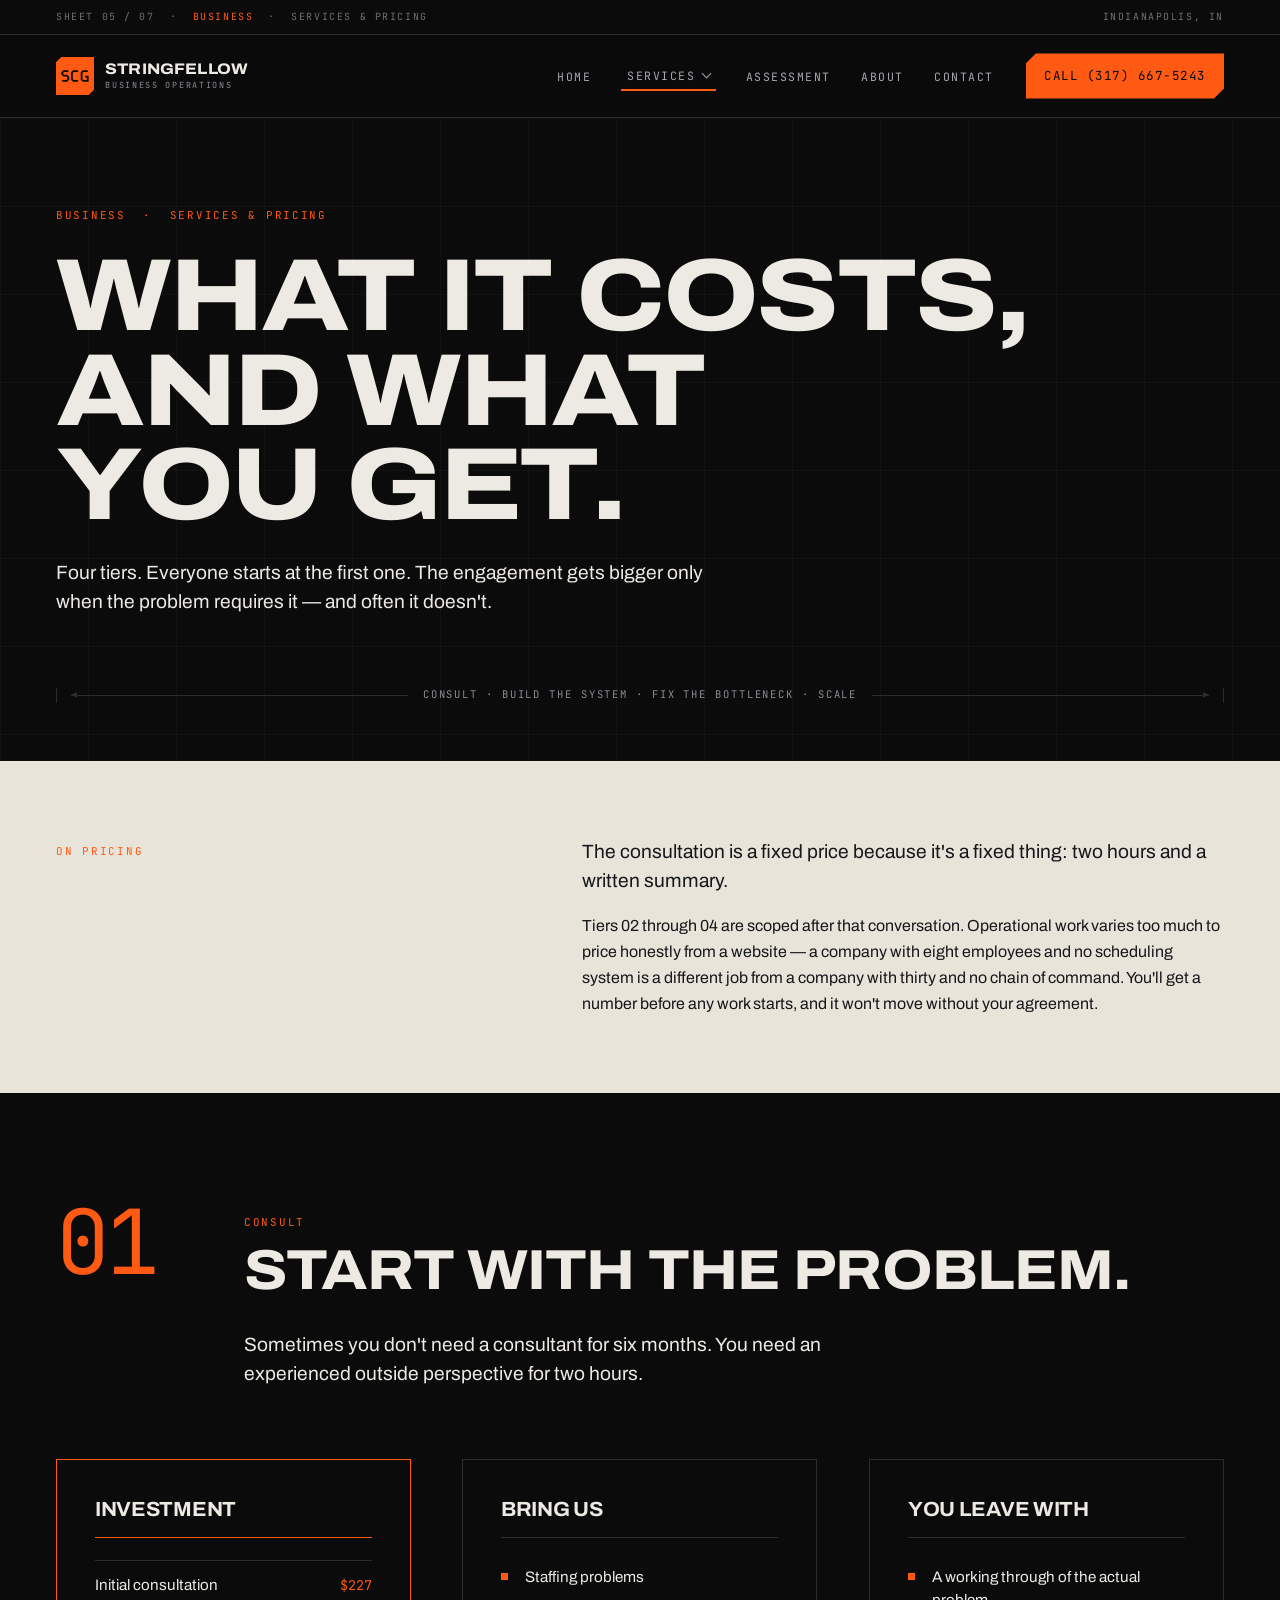
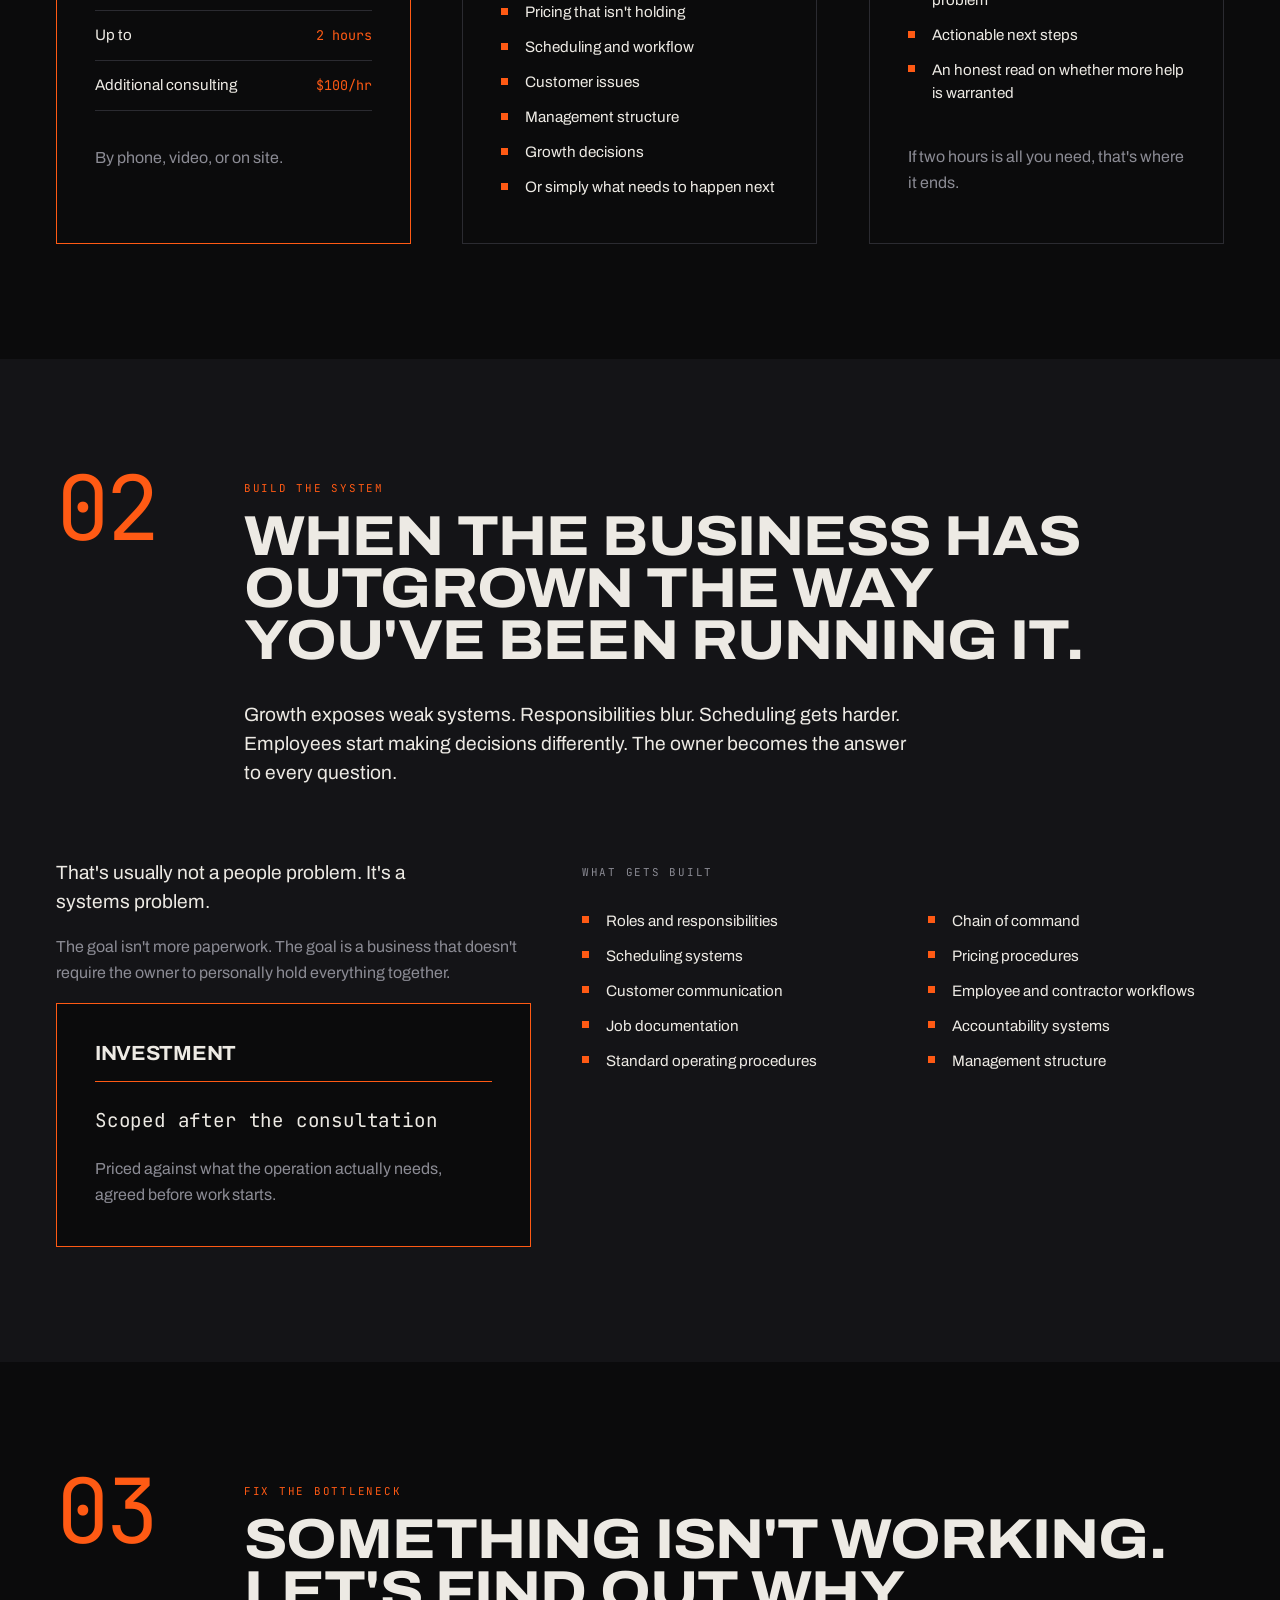
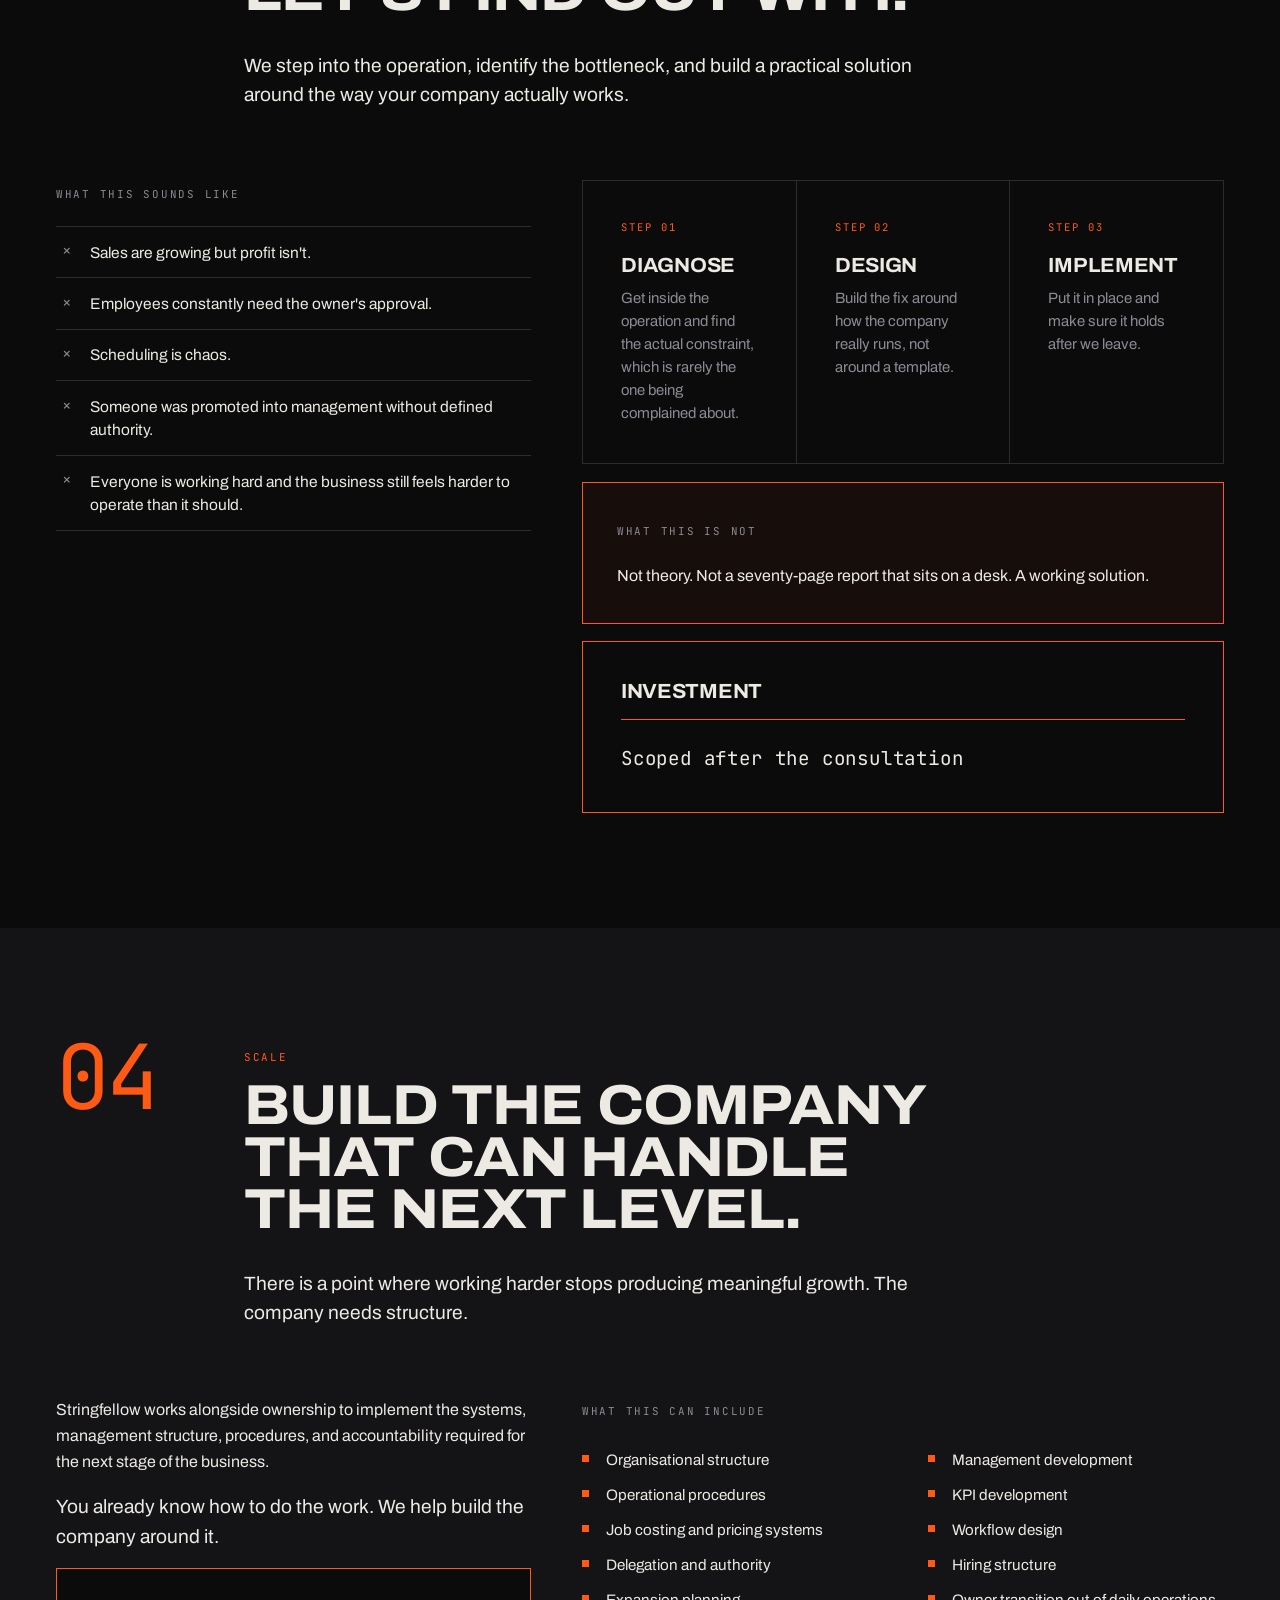
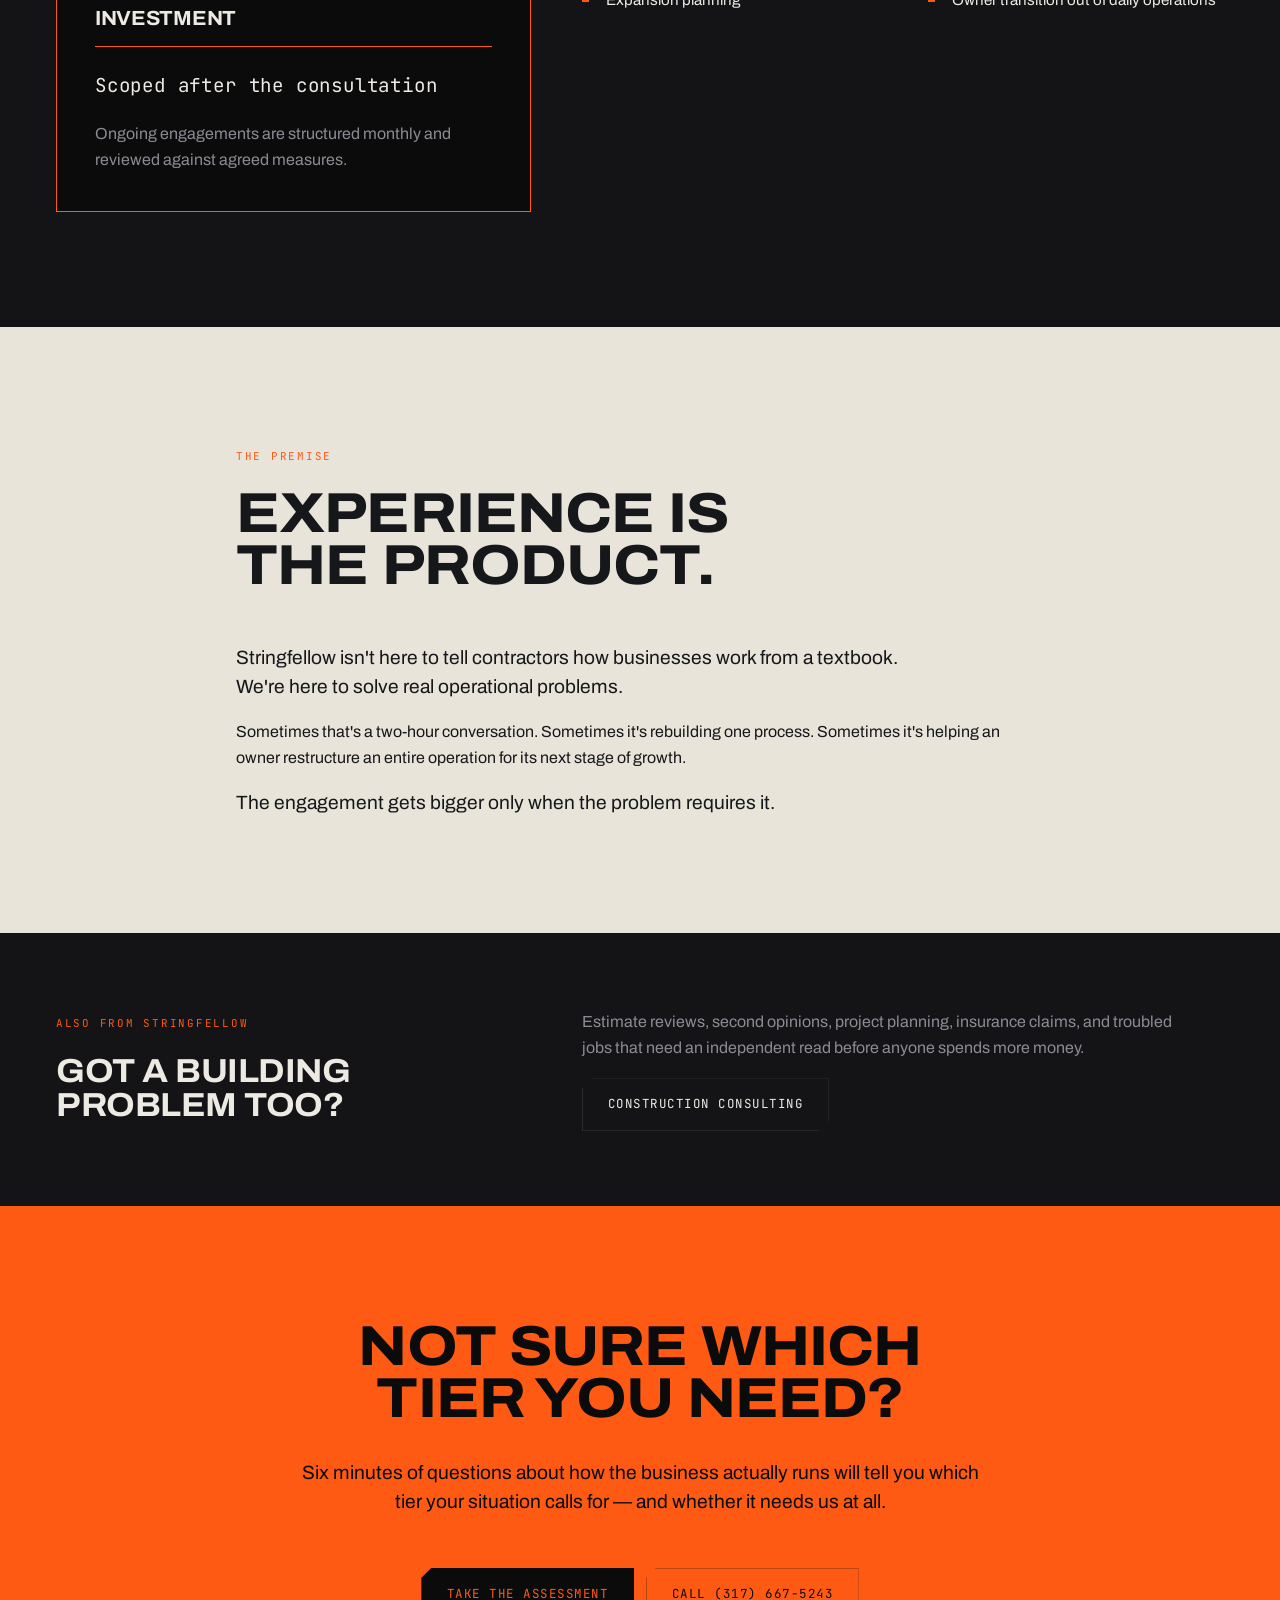
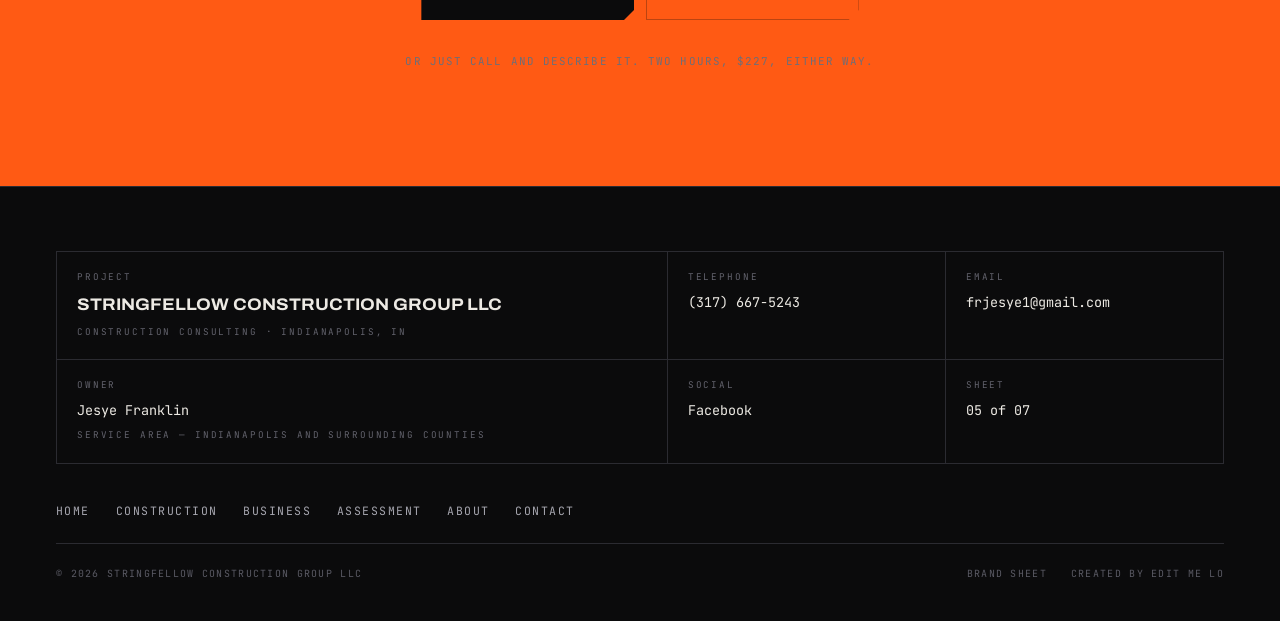
<file: business/services.html>
<!doctype html>
<html lang="en">
<head>
<meta charset="utf-8">
<meta name="viewport" content="width=device-width, initial-scale=1">
<title>Business Services &amp; Pricing — Stringfellow</title>
<meta name="description" content="The four business operations tiers: consultation, building the operating system, fixing the bottleneck, and scaling. Consultations $227; larger engagements scoped after.">
<link rel="icon" href="/favicon.svg" type="image/svg+xml">
<link rel="preconnect" href="https://fonts.googleapis.com">
<link rel="preconnect" href="https://fonts.gstatic.com" crossorigin>
<link href="https://fonts.googleapis.com/css2?family=Archivo:wdth,wght@62..125,100..900&family=JetBrains+Mono:wght@400;500;700&display=swap" rel="stylesheet">
<link rel="stylesheet" href="/assets/css/site.css">
</head>
<body>

<a class="skip" href="#main">Skip to content</a>

<!-- Sheet strip: tells you which sheet of the set you're on -->
<div class="sheet">
  <div class="wrap sheet__inner">
    <span>Sheet 05 / 07 &nbsp;·&nbsp; <span class="sheet__track">Business</span> &nbsp;·&nbsp; Services &amp; Pricing</span>
    <span class="sheet__hide">Indianapolis, IN</span>
  </div>
</div>

<header class="hdr">
  <div class="wrap hdr__inner">
    <a class="brand" href="/" aria-label="Stringfellow Construction Group, home">
      <svg class="brand__mark" viewBox="0 0 100 100" aria-hidden="true" focusable="false">
        <path d="M14 0 H100 V86 L86 100 H0 V14 Z" fill="#FF5A14"/>
        <g transform="translate(13 34) scale(0.336)" fill="none" stroke="#0B0B0C" stroke-width="14" stroke-linejoin="miter">
          <path d="M58 10 L22 10 L10 22 L10 32 L22 44 L46 44 L58 56 L58 74 L46 86 L10 86"/>
          <path d="M134 10 L98 10 L86 22 L86 74 L98 86 L134 86"/>
          <path d="M210 10 L174 10 L162 22 L162 74 L174 86 L210 86 L210 52 L190 52"/>
        </g>
      </svg>
      <span class="brand__txt">
        <span class="brand__name">Stringfellow</span>
        <span class="brand__sub">Business Operations</span>
      </span>
    </a>

    <button class="burger" type="button" aria-expanded="false" aria-controls="nav" aria-label="Open menu">
      <span></span><span></span><span></span>
    </button>

    <nav class="nav" id="nav" aria-label="Main">
      <ul class="nav__list">
        <li><a class="nav__link" href="/">Home</a></li>
        <li class="nav__has-menu">
          <button class="nav__link nav__trigger" type="button" aria-expanded="false" aria-controls="svc-menu" data-track="business">
            Services <span class="nav__caret" aria-hidden="true"></span>
          </button>
          <div class="nav__menu" id="svc-menu">
            <div class="nav__group">
              <p class="nav__grouph">Construction</p>
              <ul>
                <li><a class="nav__sub" href="/services">Services &amp; Pricing</a></li>
                <li><a class="nav__sub" href="/insurance-recovery">Insurance &amp; Recovery</a></li>
              </ul>
            </div>
            <div class="nav__group">
              <p class="nav__grouph">Business</p>
              <ul>
                <li><a class="nav__sub" href="/business">Business Operations</a></li>
                <li><a class="nav__sub" href="/business/services" aria-current="page">Services &amp; Pricing</a></li>
              </ul>
            </div>
          </div>
        </li>
        <li><a class="nav__link" href="/assessment">Assessment</a></li>
        <li><a class="nav__link" href="/about">About</a></li>
        <li><a class="nav__link" href="/contact">Contact</a></li>
      </ul>
      <a class="btn btn--primary nav__cta" href="tel:+13176675243">Call (317) 667-5243</a>
    </nav>
  </div>
</header>
<main id="main">

  <!-- ============ PAGE HEAD ============ -->
  <section class="phead gridded">
    <div class="wrap">
      <p class="label label--amber">Business &nbsp;·&nbsp; Services &amp; Pricing</p>
      <h1 class="d1 phead__h1">What it costs, and what you get.</h1>
      <p class="lede phead__lede">
        Four tiers. Everyone starts at the first one. The engagement gets bigger only
        when the problem requires it — and often it doesn't.
      </p>

      <div class="dim mt-4" role="presentation" aria-hidden="true">
        <i class="dim__tick"></i>
        <span class="dim__line dim__line--l"></span>
        <span class="dim__label">Consult · Build the system · Fix the bottleneck · Scale</span>
        <span class="dim__line dim__line--r"></span>
        <i class="dim__tick"></i>
      </div>
    </div>
  </section>

  <!-- ============ PRICING NOTE ============ -->
  <section class="band band--bone band--tight">
    <div class="wrap">
      <div class="cols cols--aside">
        <div>
          <p class="label label--amber">On pricing</p>
        </div>
        <div class="stack">
          <p class="lede">
            The consultation is a fixed price because it's a fixed thing: two hours and
            a written summary.
          </p>
          <p>
            Tiers 02 through 04 are scoped after that conversation. Operational work
            varies too much to price honestly from a website — a company with eight
            employees and no scheduling system is a different job from a company with
            thirty and no chain of command. You'll get a number before any work starts,
            and it won't move without your agreement.
          </p>
        </div>
      </div>
    </div>
  </section>

  <!-- ============ TIER 01 ============ -->
  <section class="band band--ink" id="tier-01">
    <div class="wrap">
      <div class="tierhead">
        <p class="tierhead__num">01</p>
        <div>
          <p class="label label--amber">Consult</p>
          <h2 class="d2 tierhead__h">Start with the problem.</h2>
          <p class="lede mt-2">
            Sometimes you don't need a consultant for six months. You need an
            experienced outside perspective for two hours.
          </p>
        </div>
      </div>

      <div class="cols cols--3 mt-4">
        <div class="spec spec--flag">
          <div class="spec__head"><h3 class="d4">Investment</h3></div>
          <ul class="list-rule">
            <li><span class="list-rule__k">Initial consultation</span><span class="list-rule__v">$227</span></li>
            <li><span class="list-rule__k">Up to</span><span class="list-rule__v">2 hours</span></li>
            <li><span class="list-rule__k">Additional consulting</span><span class="list-rule__v">$100/hr</span></li>
          </ul>
          <p class="body-muted mt-2">By phone, video, or on site.</p>
        </div>

        <div class="spec">
          <div class="spec__head"><h3 class="d4">Bring us</h3></div>
          <ul class="list-spec">
            <li>Staffing problems</li>
            <li>Pricing that isn't holding</li>
            <li>Scheduling and workflow</li>
            <li>Customer issues</li>
            <li>Management structure</li>
            <li>Growth decisions</li>
            <li>Or simply what needs to happen next</li>
          </ul>
        </div>

        <div class="spec">
          <div class="spec__head"><h3 class="d4">You leave with</h3></div>
          <ul class="list-spec">
            <li>A working through of the actual problem</li>
            <li>Actionable next steps</li>
            <li>An honest read on whether more help is warranted</li>
          </ul>
          <p class="body-muted mt-2">If two hours is all you need, that's where it ends.</p>
        </div>
      </div>
    </div>
  </section>

  <!-- ============ TIER 02 ============ -->
  <section class="band band--ink2" id="tier-02">
    <div class="wrap">
      <div class="tierhead">
        <p class="tierhead__num">02</p>
        <div>
          <p class="label label--amber">Build the system</p>
          <h2 class="d2 tierhead__h">When the business has outgrown the way you've been running it.</h2>
          <p class="lede mt-2">
            Growth exposes weak systems. Responsibilities blur. Scheduling gets harder.
            Employees start making decisions differently. The owner becomes the answer
            to every question.
          </p>
        </div>
      </div>

      <div class="cols cols--aside mt-4">
        <div class="stack">
          <p class="lede">That's usually not a people problem. It's a systems problem.</p>
          <p class="body-muted">
            The goal isn't more paperwork. The goal is a business that doesn't require
            the owner to personally hold everything together.
          </p>
          <div class="spec spec--flag">
            <div class="spec__head"><h3 class="d4">Investment</h3></div>
            <p class="price" style="font-size:1.2rem">Scoped after the consultation</p>
            <p class="body-muted mt-1">Priced against what the operation actually needs, agreed before work starts.</p>
          </div>
        </div>

        <div>
          <p class="label">What gets built</p>
          <ul class="list-spec checks mt-1">
            <li>Roles and responsibilities</li>
            <li>Chain of command</li>
            <li>Scheduling systems</li>
            <li>Pricing procedures</li>
            <li>Customer communication</li>
            <li>Employee and contractor workflows</li>
            <li>Job documentation</li>
            <li>Accountability systems</li>
            <li>Standard operating procedures</li>
            <li>Management structure</li>
          </ul>
        </div>
      </div>
    </div>
  </section>

  <!-- ============ TIER 03 ============ -->
  <section class="band band--ink" id="tier-03">
    <div class="wrap">
      <div class="tierhead">
        <p class="tierhead__num">03</p>
        <div>
          <p class="label label--amber">Fix the bottleneck</p>
          <h2 class="d2 tierhead__h">Something isn't working. Let's find out why.</h2>
          <p class="lede mt-2">
            We step into the operation, identify the bottleneck, and build a practical
            solution around the way your company actually works.
          </p>
        </div>
      </div>

      <div class="cols cols--aside mt-4">
        <div>
          <p class="label">What this sounds like</p>
          <ul class="notfor mt-1">
            <li>Sales are growing but profit isn't.</li>
            <li>Employees constantly need the owner's approval.</li>
            <li>Scheduling is chaos.</li>
            <li>Someone was promoted into management without defined authority.</li>
            <li>Everyone is working hard and the business still feels harder to operate than it should.</li>
          </ul>
        </div>

        <div class="stack">
          <div class="steps">
            <div class="step">
              <h3 class="d4 step__t">Diagnose</h3>
              <p class="step__d">Get inside the operation and find the actual constraint, which is rarely the one being complained about.</p>
            </div>
            <div class="step">
              <h3 class="d4 step__t">Design</h3>
              <p class="step__d">Build the fix around how the company really runs, not around a template.</p>
            </div>
            <div class="step">
              <h3 class="d4 step__t">Implement</h3>
              <p class="step__d">Put it in place and make sure it holds after we leave.</p>
            </div>
          </div>

          <div class="boundary">
            <span class="label">What this is not</span>
            <p class="mt-1">
              Not theory. Not a seventy-page report that sits on a desk.
              <strong>A working solution.</strong>
            </p>
          </div>

          <div class="spec spec--flag">
            <div class="spec__head"><h3 class="d4">Investment</h3></div>
            <p class="price" style="font-size:1.2rem">Scoped after the consultation</p>
          </div>
        </div>
      </div>
    </div>
  </section>

  <!-- ============ TIER 04 ============ -->
  <section class="band band--ink2" id="tier-04">
    <div class="wrap">
      <div class="tierhead">
        <p class="tierhead__num">04</p>
        <div>
          <p class="label label--amber">Scale</p>
          <h2 class="d2 tierhead__h">Build the company that can handle the next level.</h2>
          <p class="lede mt-2">
            There is a point where working harder stops producing meaningful growth.
            The company needs structure.
          </p>
        </div>
      </div>

      <div class="cols cols--aside mt-4">
        <div class="stack">
          <p>
            Stringfellow works alongside ownership to implement the systems, management
            structure, procedures, and accountability required for the next stage of the
            business.
          </p>
          <p class="lede">
            You already know how to do the work. We help build the company around it.
          </p>
          <div class="spec spec--flag">
            <div class="spec__head"><h3 class="d4">Investment</h3></div>
            <p class="price" style="font-size:1.2rem">Scoped after the consultation</p>
            <p class="body-muted mt-1">Ongoing engagements are structured monthly and reviewed against agreed measures.</p>
          </div>
        </div>

        <div>
          <p class="label">What this can include</p>
          <ul class="list-spec checks mt-1">
            <li>Organisational structure</li>
            <li>Management development</li>
            <li>Operational procedures</li>
            <li>KPI development</li>
            <li>Job costing and pricing systems</li>
            <li>Workflow design</li>
            <li>Delegation and authority</li>
            <li>Hiring structure</li>
            <li>Expansion planning</li>
            <li>Owner transition out of daily operations</li>
          </ul>
        </div>
      </div>
    </div>
  </section>

  <!-- ============ THE THESIS ============ -->
  <section class="band band--bone">
    <div class="wrap wrap--narrow">
      <p class="label label--amber">The premise</p>
      <h2 class="d2 mt-1">Experience is the product.</h2>
      <div class="stack mt-3">
        <p class="lede">
          Stringfellow isn't here to tell contractors how businesses work from a
          textbook. We're here to solve real operational problems.
        </p>
        <p>
          Sometimes that's a two-hour conversation. Sometimes it's rebuilding one
          process. Sometimes it's helping an owner restructure an entire operation for
          its next stage of growth.
        </p>
        <p class="lede"><strong>The engagement gets bigger only when the problem requires it.</strong></p>
      </div>
    </div>
  </section>

  <!-- ============ THE OTHER TRACK ============ -->
  <section class="band band--ink2 band--tight">
    <div class="wrap">
      <div class="cols cols--aside">
        <div>
          <p class="label label--amber">Also from Stringfellow</p>
          <h2 class="d3 mt-1">Got a building problem too?</h2>
        </div>
        <div class="stack">
          <p class="body-muted">Estimate reviews, second opinions, project planning, insurance claims, and troubled jobs that need an independent read before anyone spends more money.</p>
          <a class="btn btn--ghost" href="/services">Construction consulting</a>
        </div>
      </div>
    </div>
  </section>

  <!-- ============ CTA ============ -->
  <section class="band band--amber">
    <div class="wrap center">
      <h2 class="d2 max-20ch">Not sure which tier you need?</h2>
      <p class="lede mt-2">
        Six minutes of questions about how the business actually runs will tell you which
        tier your situation calls for — and whether it needs us at all.
      </p>
      <div class="btn-row mt-3">
        <a class="btn btn--primary" href="/assessment">Take the assessment</a>
        <a class="btn btn--ghost" href="tel:+13176675243">Call (317) 667-5243</a>
      </div>
      <p class="hero__note mt-2">Or just call and describe it. Two hours, $227, either way.</p>
    </div>
  </section>

</main>

<footer class="foot">
  <div class="wrap">

    <!-- Signature element: a real drawing title block. Contact info lives inside it. -->
    <div class="tblock">
      <div class="tblock__cell">
        <span class="tblock__k">Project</span>
        <span class="tblock__v tblock__v--big">Stringfellow Construction Group LLC</span>
        <span class="tblock__k">Construction consulting · Indianapolis, IN</span>
      </div>
      <div class="tblock__cell">
        <span class="tblock__k">Telephone</span>
        <a class="tblock__v" href="tel:+13176675243">(317) 667-5243</a>
      </div>
      <div class="tblock__cell">
        <span class="tblock__k">Email</span>
        <a class="tblock__v" href="mailto:frjesye1@gmail.com">frjesye1@gmail.com</a>
      </div>
      <div class="tblock__cell">
        <span class="tblock__k">Owner</span>
        <span class="tblock__v">Jesye Franklin</span>
        <span class="tblock__k">Service area — Indianapolis and surrounding counties</span>
      </div>
      <div class="tblock__cell">
        <span class="tblock__k">Social</span>
        <a class="tblock__v" href="https://www.facebook.com/stringfellowconstructiongroup/" target="_blank" rel="noopener">Facebook</a>
      </div>
      <div class="tblock__cell">
        <span class="tblock__k">Sheet</span>
        <span class="tblock__v">05 of 07</span>
      </div>
    </div>

    <nav class="foot__nav" aria-label="Footer">
      <a class="foot__link" href="/">Home</a>
      <a class="foot__link" href="/services">Construction</a>
      <a class="foot__link" href="/business">Business</a>
      <a class="foot__link" href="/assessment">Assessment</a>
      <a class="foot__link" href="/about">About</a>
      <a class="foot__link" href="/contact">Contact</a>
    </nav>

    <div class="foot__legal">
      <span>© <span data-year>2026</span> Stringfellow Construction Group LLC</span>
      <span class="foot__meta">
        <a href="/brand">Brand sheet</a>
        <a href="https://www.editmelo.com/" target="_blank" rel="noopener">Created by Edit Me Lo</a>
      </span>
    </div>
  </div>
</footer>
<script src="/assets/js/site.js" defer></script>
</body>
</html>
</file>
<file: assets/css/site.css>
/* ============================================================
   STRINGFELLOW CONSTRUCTION GROUP LLC
   Design system — "Spec Sheet"
   The service is documentation, so the site is a document.
   ============================================================ */

/* ---------- 1. Reset ---------- */

*,
*::before,
*::after { box-sizing: border-box; }

html {
  -webkit-text-size-adjust: 100%;
  scroll-behavior: smooth;
}

/* Sticky header must not swallow anchor targets */
:target,
[id] { scroll-margin-top: 108px; }

body,
h1, h2, h3, h4, h5, h6,
p, figure, blockquote, dl, dd, ul, ol {
  margin: 0;
  padding: 0;
}

ul, ol { list-style: none; }

img, svg { display: block; max-width: 100%; }

button, input, select, textarea { font: inherit; color: inherit; }

a { color: inherit; }

/* ---------- 2. Tokens ---------- */

:root {
  /* Surfaces — the page alternates between the field (ink) and the document (bone) */
  --ink:        #0B0B0C;
  --ink-2:      #141417;
  --ink-3:      #1B1B20;
  --line:       #2B2B31;
  --bone:       #E8E4DA;
  --bone-2:     #DED9CC;
  --bone-line:  #C6C0B2;

  /* Accent */
  --amber:      #FF5A14;
  --amber-dim:  #C4400C;
  --blueprint:  #5C7C93;

  /* Text — resolved per surface in §7 */
  --fg:         #EDEAE4;
  --fg-muted:   #8B8B94;
  --rule:       var(--line);
  --surface:    var(--ink);
  --surface-2:  var(--ink-2);

  /* Type */
  --display: 'Archivo', 'Helvetica Neue', Arial, sans-serif;
  --body:    'Archivo', 'Helvetica Neue', Arial, sans-serif;
  --mono:    'JetBrains Mono', ui-monospace, 'SFMono-Regular', Menlo, monospace;

  /* Rhythm */
  --wrap:    1280px;
  --gutter:  clamp(20px, 5vw, 56px);
  --band-y:  clamp(64px, 9vw, 132px);
  --chamfer: 12px;

  --ease: cubic-bezier(.2, .7, .3, 1);
}

/* ---------- 3. Base ---------- */

body {
  background: var(--ink);
  color: var(--fg);
  font-family: var(--body);
  font-size: clamp(16px, 1.02vw, 17.5px);
  line-height: 1.62;
  font-variation-settings: 'wdth' 100, 'wght' 400;
  -webkit-font-smoothing: antialiased;
  text-rendering: optimizeLegibility;
  overflow-x: hidden;
}

::selection { background: var(--amber); color: #0B0B0C; }

:focus-visible {
  outline: 2px solid var(--amber);
  outline-offset: 3px;
}

.skip {
  position: absolute;
  left: -9999px;
  top: 0;
  z-index: 200;
  background: var(--amber);
  color: #0B0B0C;
  padding: 12px 20px;
  font-family: var(--mono);
  font-size: 12px;
  letter-spacing: .12em;
  text-transform: uppercase;
  text-decoration: none;
}
.skip:focus { left: 12px; top: 12px; }

/* ---------- 4. Typography ---------- */

.d1, .d2, .d3, .d4 {
  font-family: var(--display);
  text-transform: uppercase;
  line-height: .92;
  letter-spacing: -.015em;
  text-wrap: balance;
}

/* Expanded, not condensed. Condensed grotesks are the construction cliché. */
/* The floor has to clear the longest word at 360px or the line clips */
.d1 {
  font-size: clamp(2.05rem, 8.6vw, 6.4rem);
  font-variation-settings: 'wdth' 116, 'wght' 800;
  letter-spacing: -.022em;
}

/* Section headings often sit in a narrow column beside a wide one. Sizing them
   against the container as well as the viewport stops long words like
   "CONSTRUCTION" from running past the column edge. */
.d2 {
  font-size: clamp(1.7rem, min(4.4vw, 10.5cqi), 3.6rem);
  font-variation-settings: 'wdth' 112, 'wght' 750;
}

.d3 {
  font-size: clamp(1.5rem, 2.6vw, 2.1rem);
  font-variation-settings: 'wdth' 108, 'wght' 700;
  line-height: 1.02;
}

.d4 {
  font-size: clamp(1.15rem, 1.6vw, 1.35rem);
  font-variation-settings: 'wdth' 104, 'wght' 700;
  line-height: 1.12;
}

.lede {
  font-size: clamp(1.08rem, 1.5vw, 1.32rem);
  line-height: 1.52;
  color: var(--fg);
  font-variation-settings: 'wdth' 100, 'wght' 400;
  max-width: 62ch;
  text-wrap: pretty;
}

.body-muted { color: var(--fg-muted); max-width: 68ch; text-wrap: pretty; }

.amber { color: var(--amber); }

/* Monospace utility — every label, price, and piece of metadata on the site */
.label {
  display: inline-block;
  font-family: var(--mono);
  font-size: .68rem;
  font-weight: 500;
  letter-spacing: .16em;
  text-transform: uppercase;
  color: var(--fg-muted);
}

.label--amber { color: var(--amber); }

.price {
  font-family: var(--mono);
  font-variant-numeric: tabular-nums;
  font-weight: 500;
  letter-spacing: -.01em;
}

/* ---------- 5. Layout ---------- */

.wrap {
  width: 100%;
  max-width: var(--wrap);
  margin-inline: auto;
  padding-inline: var(--gutter);
}

.wrap--narrow { max-width: 920px; }

.band {
  position: relative;
  padding-block: var(--band-y);
}

.band--tight { padding-block: clamp(44px, 6vw, 76px); }

.stack > * + * { margin-top: 1.1rem; }
.stack-sm > * + * { margin-top: .5rem; }
.stack-lg > * + * { margin-top: 2rem; }

.cols {
  display: grid;
  gap: clamp(28px, 4vw, 64px);
}

/* Grid children default to min-width:auto and refuse to shrink below their
   content. That is the single most common source of horizontal overflow.
   They also become size containers so display type can respond to the column
   it actually sits in, not just the viewport. */
.cols > * {
  min-width: 0;
  container-type: inline-size;
}
@media (min-width: 900px) {
  .cols--2 { grid-template-columns: 1fr 1fr; }
  .cols--3 { grid-template-columns: repeat(3, 1fr); }
  .cols--aside { grid-template-columns: minmax(0, 1fr) minmax(0, 1.35fr); }
}

/* ---------- 6. Buttons ---------- */

.btn {
  --chamfer-btn: 10px;
  display: inline-flex;
  align-items: center;
  gap: .6rem;
  padding: 1rem 1.6rem;
  font-family: var(--mono);
  font-size: .78rem;
  font-weight: 500;
  letter-spacing: .12em;
  text-transform: uppercase;
  text-decoration: none;
  border: 0;
  cursor: pointer;
  transition: background .22s var(--ease), color .22s var(--ease), transform .22s var(--ease);
  clip-path: polygon(
    var(--chamfer-btn) 0, 100% 0,
    100% calc(100% - var(--chamfer-btn)), calc(100% - var(--chamfer-btn)) 100%,
    0 100%, 0 var(--chamfer-btn)
  );
}

.btn:hover { transform: translateY(-2px); }
.btn:focus-visible { outline-offset: 4px; }

.btn--primary { background: var(--amber); color: #0B0B0C; }
.btn--primary:hover { background: #FF7238; }

.btn--ghost {
  background: transparent;
  color: var(--fg);
  box-shadow: inset 0 0 0 1px var(--rule);
}
.btn--ghost:hover { background: var(--surface-2); }

.btn-row {
  display: flex;
  flex-wrap: wrap;
  gap: .75rem;
  align-items: center;
}

/* Text link with an underline that draws on hover */
.tlink {
  display: inline-flex;
  align-items: center;
  gap: .45rem;
  font-family: var(--mono);
  font-size: .74rem;
  letter-spacing: .12em;
  text-transform: uppercase;
  text-decoration: none;
  color: var(--amber);
  padding-bottom: 3px;
  background-image: linear-gradient(var(--amber), var(--amber));
  background-size: 0% 1px;
  background-position: 0 100%;
  background-repeat: no-repeat;
  transition: background-size .3s var(--ease);
}
.tlink:hover { background-size: 100% 1px; }

/* ---------- 7. Surfaces ---------- */
/* Ink = the field. Bone = the document. Written deliverables live on paper. */

.band--ink   { background: var(--ink); }
.band--ink2  { background: var(--ink-2); }

.band--bone {
  background: var(--bone);
  --fg:        #16171A;
  --fg-muted:  #5D584C;
  --rule:      var(--bone-line);
  --surface:   var(--bone);
  --surface-2: var(--bone-2);
  color: #16171A;
}

.band--amber {
  background: var(--amber);
  --fg:        #0B0B0C;
  --fg-muted:  #5A2408;
  --rule:      rgba(11, 11, 12, .28);
  --surface:   var(--amber);
  --surface-2: #F04E0C;
  color: #0B0B0C;
}
.band--amber .label--amber { color: #0B0B0C; }
.band--amber .amber { color: #0B0B0C; }
.band--amber .btn--primary { background: #0B0B0C; color: var(--amber); }
.band--amber .btn--primary:hover { background: #202027; }
.band--amber .tlink { color: #0B0B0C; background-image: linear-gradient(#0B0B0C, #0B0B0C); }

/* Faint construction grid, ink surfaces only */
.gridded {
  background-image:
    repeating-linear-gradient(to right,  rgba(237, 234, 228, .030) 0 1px, transparent 1px 88px),
    repeating-linear-gradient(to bottom, rgba(237, 234, 228, .030) 0 1px, transparent 1px 88px);
}

/* ---------- 8. Signature: dimension line ---------- */
/* A true dimension — extension ticks, arrowheads, monospace callout.
   Callouts always carry real information. */

.dim {
  display: flex;
  align-items: center;
  gap: .9rem;
  width: 100%;
}

.dim__tick {
  flex: 0 0 auto;
  width: 1px;
  height: 15px;
  background: var(--rule);
}

.dim__line {
  position: relative;
  flex: 1 1 auto;
  height: 1px;
  background: var(--rule);
  min-width: 18px;
}

.dim__line::before {
  content: '';
  position: absolute;
  top: 50%;
  width: 0;
  height: 0;
  border-block: 3px solid transparent;
}
.dim__line--l::before {
  left: 0;
  transform: translateY(-50%);
  border-right: 6px solid var(--rule);
}
.dim__line--r::before {
  right: 0;
  transform: translateY(-50%);
  border-left: 6px solid var(--rule);
}

.dim__label {
  flex: 0 0 auto;
  font-family: var(--mono);
  font-size: .66rem;
  font-weight: 500;
  letter-spacing: .18em;
  text-transform: uppercase;
  color: var(--fg-muted);
  white-space: nowrap;
}

/* Narrow: the callout sits above the dimension rather than inside it */
@media (max-width: 620px) {
  .dim { flex-wrap: wrap; gap: .7rem; }
  .dim__label {
    flex: 1 1 100%;
    order: -1;
    white-space: normal;
    text-align: center;
    font-size: .58rem;
    letter-spacing: .1em;
  }
  .dim__line { min-width: 0; }
}

/* ---------- 9. Sheet strip + header ---------- */

.sheet {
  border-bottom: 1px solid var(--line);
  background: var(--ink);
}

.sheet__inner {
  display: flex;
  align-items: center;
  justify-content: space-between;
  gap: 1rem;
  height: 34px;
  font-family: var(--mono);
  font-size: .62rem;
  letter-spacing: .16em;
  text-transform: uppercase;
  color: #6E6E78;
}

.sheet__inner span {
  white-space: nowrap;
  min-width: 0;
  overflow: hidden;
  text-overflow: ellipsis;
}

.sheet__track { color: var(--amber); }

@media (max-width: 760px) {
  .sheet__hide { display: none; }
}

.hdr {
  position: sticky;
  top: 0;
  z-index: 90;
  background: rgba(11, 11, 12, .88);
  backdrop-filter: blur(14px);
  -webkit-backdrop-filter: blur(14px);
  border-bottom: 1px solid var(--line);
  transition: height .28s var(--ease);
}

.hdr__inner {
  display: flex;
  align-items: center;
  justify-content: space-between;
  gap: 1.5rem;
  height: 82px;
  transition: height .28s var(--ease);
}

.hdr.is-stuck .hdr__inner { height: 64px; }

.brand {
  display: flex;
  align-items: center;
  gap: .7rem;
  text-decoration: none;
  flex: 0 0 auto;
}

.brand__mark { width: 38px; height: 38px; flex: 0 0 auto; }

.brand__txt {
  display: flex;
  flex-direction: column;
  line-height: 1;
}

.brand__name {
  font-family: var(--display);
  font-variation-settings: 'wdth' 112, 'wght' 750;
  font-size: .96rem;
  letter-spacing: .01em;
  text-transform: uppercase;
}

.brand__sub {
  font-family: var(--mono);
  font-size: .53rem;
  letter-spacing: .2em;
  text-transform: uppercase;
  color: var(--fg-muted);
  margin-top: 4px;
}

.nav { display: flex; align-items: center; gap: 2rem; }

.nav__list { display: flex; align-items: center; gap: 1.9rem; }

.nav__link {
  position: relative;
  font-family: var(--mono);
  font-size: .72rem;
  font-weight: 500;
  letter-spacing: .13em;
  text-transform: uppercase;
  text-decoration: none;
  color: #A6A6AF;
  padding-block: 6px;
  transition: color .2s var(--ease);
}
.nav__link:hover { color: var(--fg); }

.nav__link[aria-current='page'] { color: var(--fg); }
.nav__link[aria-current='page']::after {
  content: '';
  position: absolute;
  left: 0;
  bottom: 0;
  width: 100%;
  height: 2px;
  background: var(--amber);
}

.nav__cta { padding: .78rem 1.15rem; }

.burger {
  display: none;
  width: 46px;
  height: 46px;
  background: transparent;
  border: 1px solid var(--line);
  cursor: pointer;
  padding: 0;
  place-items: center;
}
.burger span {
  display: block;
  width: 18px;
  height: 1.5px;
  background: var(--fg);
  transition: transform .26s var(--ease), opacity .2s var(--ease);
}
.burger span + span { margin-top: 5px; }
.burger[aria-expanded='true'] span:nth-child(1) { transform: translateY(6.5px) rotate(45deg); }
.burger[aria-expanded='true'] span:nth-child(2) { opacity: 0; }
.burger[aria-expanded='true'] span:nth-child(3) { transform: translateY(-6.5px) rotate(-45deg); }

@media (max-width: 1020px) {
  .burger { display: grid; }
  .nav {
    position: absolute;
    top: 100%;
    left: 0;
    right: 0;
    display: block;
    background: var(--ink);
    border-bottom: 1px solid var(--line);
    padding: 1.5rem var(--gutter) 2.2rem;
    max-height: calc(100dvh - 64px);
    overflow-y: auto;
    transform: translateY(-12px);
    opacity: 0;
    visibility: hidden;
    transition: opacity .24s var(--ease), transform .24s var(--ease), visibility .24s;
  }
  .nav.is-open { opacity: 1; visibility: visible; transform: translateY(0); }
  .nav__list { display: block; }
  .nav__list li + li { border-top: 1px solid var(--line); }
  .nav__link { display: block; padding: 1.05rem 0; font-size: .84rem; }
  .nav__link[aria-current='page']::after { width: 22px; bottom: 12px; }
  .nav__cta { margin-top: 1.4rem; width: 100%; justify-content: center; }
}

/* ---------- 9b. Services dropdown ---------- */
/* Two labelled columns so the tracks read as peers of each other,
   not as siblings of a single page. */

.nav__has-menu { position: relative; }

.nav__trigger {
  display: inline-flex;
  align-items: center;
  gap: .45rem;
  background: none;
  border: 0;
  cursor: pointer;
  font-family: var(--mono);
  font-size: .72rem;
  font-weight: 500;
  letter-spacing: .13em;
  text-transform: uppercase;
  color: #A6A6AF;
  padding-block: 6px;
  transition: color .2s var(--ease);
}
.nav__trigger:hover,
.nav__trigger[aria-expanded='true'] { color: var(--fg); }

.nav__caret {
  width: 7px;
  height: 7px;
  border-right: 1.5px solid currentColor;
  border-bottom: 1.5px solid currentColor;
  transform: translateY(-2px) rotate(45deg);
  transition: transform .24s var(--ease);
}
.nav__trigger[aria-expanded='true'] .nav__caret { transform: translateY(1px) rotate(-135deg); }

/* Track indicator when you are inside one of the two tracks */
.nav__trigger[data-track]::after {
  content: '';
  position: absolute;
  left: 0;
  bottom: 0;
  width: 100%;
  height: 2px;
  background: var(--amber);
}

.nav__menu {
  position: absolute;
  top: calc(100% + 14px);
  left: -20px;
  z-index: 95;
  display: grid;
  grid-template-columns: repeat(2, minmax(190px, 1fr));
  gap: 1px;
  background: var(--line);
  border: 1px solid var(--line);
  box-shadow: 0 24px 60px rgba(0, 0, 0, .55);
  opacity: 0;
  visibility: hidden;
  transform: translateY(-8px);
  transition: opacity .2s var(--ease), transform .2s var(--ease), visibility .2s;
}

.nav__menu[data-open='true'] { opacity: 1; visibility: visible; transform: none; }

/* Hover is a desktop enhancement only, layered over the click behaviour */
@media (hover: hover) and (min-width: 1021px) {
  .nav__has-menu:hover .nav__menu,
  .nav__has-menu:focus-within .nav__menu {
    opacity: 1;
    visibility: visible;
    transform: none;
  }
}

.nav__group { background: var(--ink); padding: 1.15rem 1.3rem 1.3rem; }

.nav__grouph {
  font-family: var(--mono);
  font-size: .58rem;
  letter-spacing: .2em;
  text-transform: uppercase;
  color: var(--amber);
  margin-bottom: .9rem;
}

.nav__sub {
  display: block;
  padding: .5rem 0;
  font-family: var(--body);
  font-size: .92rem;
  font-variation-settings: 'wdth' 100, 'wght' 500;
  text-decoration: none;
  color: #C8C8D0;
  white-space: nowrap;
  transition: color .18s var(--ease), transform .18s var(--ease);
}
.nav__sub:hover { color: var(--amber); transform: translateX(3px); }
.nav__sub[aria-current='page'] { color: var(--fg); }
.nav__sub[aria-current='page']::before {
  content: '';
  display: inline-block;
  width: 6px;
  height: 6px;
  margin-right: .5rem;
  background: var(--amber);
  vertical-align: middle;
}

@media (max-width: 1020px) {
  .nav__has-menu { position: static; }
  .nav__trigger { display: none; }
  .nav__menu {
    position: static;
    opacity: 1;
    visibility: visible;
    transform: none;
    display: block;
    border: 0;
    box-shadow: none;
    background: transparent;
  }
  .nav__group { padding: 1.1rem 0 .4rem; background: transparent; }
  .nav__group + .nav__group { border-top: 1px solid var(--line); }
  .nav__sub { padding: .78rem 0; font-size: .95rem; }
  .nav__trigger[data-track]::after { display: none; }
}

/* ---------- 10. Hero ---------- */

.hero {
  position: relative;
  padding-block: clamp(56px, 8vw, 104px) clamp(40px, 5vw, 64px);
  overflow: hidden;
}

.hero__eyebrow { margin-bottom: clamp(20px, 3vw, 34px); }

.hero__h1 { max-width: 17ch; }

.hero__h1 .ln { display: block; overflow: hidden; }
.hero__h1 .ln > span { display: block; }

.hero__lede { margin-top: clamp(22px, 3vw, 34px); }

.hero__cta { margin-top: clamp(28px, 3.4vw, 42px); }

.hero__note {
  margin-top: 1.1rem;
  font-family: var(--mono);
  font-size: .68rem;
  letter-spacing: .1em;
  text-transform: uppercase;
  color: #6E6E78;
}

/* Client journey — a real sequence, so it earns its numbering */

.journey {
  margin-top: clamp(48px, 7vw, 88px);
  display: grid;
  gap: 0;
  border-top: 1px solid var(--line);
}

@media (min-width: 800px) {
  .journey { grid-template-columns: repeat(4, 1fr); }
}

.journey__node {
  position: relative;
  padding: 1.5rem 1.4rem 1.5rem 0;
  text-decoration: none;
  display: block;
  transition: background .24s var(--ease);
}

.journey__node + .journey__node { border-top: 1px solid var(--line); }

@media (min-width: 800px) {
  .journey__node { padding-right: 2rem; }
  .journey__node + .journey__node {
    border-top: 0;
    border-left: 1px solid var(--line);
    padding-left: 1.6rem;
  }
}

.journey__node::before {
  content: '';
  position: absolute;
  top: -1px;
  left: 0;
  width: 0;
  height: 2px;
  background: var(--amber);
  transition: width .38s var(--ease);
}
.journey__node:hover::before,
.journey__node:focus-visible::before { width: 100%; }

/* These are spans inside an <a>, so they need to be told to stack */
.journey__num,
.journey__name,
.journey__desc,
.journey__price { display: block; }

.journey__num {
  font-family: var(--mono);
  font-size: .68rem;
  letter-spacing: .18em;
  color: var(--amber);
}

.journey__name {
  margin-top: .55rem;
  font-family: var(--display);
  font-variation-settings: 'wdth' 108, 'wght' 700;
  font-size: 1.02rem;
  text-transform: uppercase;
  letter-spacing: -.005em;
}

.journey__desc {
  margin-top: .35rem;
  font-size: .86rem;
  color: var(--fg-muted);
  line-height: 1.45;
}

.journey__price {
  margin-top: .7rem;
  font-family: var(--mono);
  font-size: .74rem;
  font-variant-numeric: tabular-nums;
  color: var(--fg);
}

/* ---------- 10b. Two doors ---------- */
/* The home hero's fork. Construction or Business, chosen before anything else. */

.doors {
  display: grid;
  gap: 1px;
  background: var(--rule);
  border: 1px solid var(--rule);
  margin-top: clamp(36px, 5vw, 64px);
}

@media (min-width: 820px) { .doors { grid-template-columns: 1fr 1fr; } }

.door {
  position: relative;
  display: flex;
  flex-direction: column;
  gap: .9rem;
  background: var(--surface);
  padding: clamp(26px, 3.2vw, 44px);
  min-height: 250px;
  text-decoration: none;
  transition: background .24s var(--ease);
}

.door:hover { background: var(--surface-2); }

.door::before {
  content: '';
  position: absolute;
  top: -1px;
  left: 0;
  width: 0;
  height: 2px;
  background: var(--amber);
  transition: width .42s var(--ease);
}
.door:hover::before,
.door:focus-visible::before { width: 100%; }

.door__t { margin-top: .2rem; }

.door__d { color: var(--fg-muted); font-size: .95rem; line-height: 1.5; }

.door__who {
  font-family: var(--mono);
  font-size: .66rem;
  letter-spacing: .14em;
  text-transform: uppercase;
  color: var(--fg-muted);
}

.door__go {
  margin-top: auto;
  padding-top: 1.2rem;
  display: flex;
  align-items: baseline;
  justify-content: space-between;
  gap: 1rem;
  border-top: 1px solid var(--rule);
  font-family: var(--mono);
  font-size: .72rem;
  letter-spacing: .12em;
  text-transform: uppercase;
  color: var(--amber);
}

.door__from { color: var(--fg); font-variant-numeric: tabular-nums; }

/* ---------- 10c. Paired ladders ---------- */
/* Both tracks side by side so the shared four-tier logic is visible at a glance. */

.ladders { display: grid; gap: clamp(36px, 4.5vw, 64px); }

@media (min-width: 940px) { .ladders { grid-template-columns: 1fr 1fr; } }

.ladder__head {
  display: flex;
  align-items: baseline;
  justify-content: space-between;
  gap: 1rem;
  flex-wrap: wrap;
  padding-bottom: 1rem;
  border-bottom: 1px solid var(--amber);
}

.rung {
  display: grid;
  grid-template-columns: 44px minmax(0, 1fr);
  gap: .3rem 1rem;
  padding-block: 1.05rem;
  border-bottom: 1px solid var(--rule);
}

.rung__n {
  grid-row: span 2;
  font-family: var(--mono);
  font-size: .92rem;
  font-weight: 500;
  font-variant-numeric: tabular-nums;
  color: var(--amber);
  padding-top: .1rem;
}

.rung__t {
  font-family: var(--display);
  font-variation-settings: 'wdth' 106, 'wght' 700;
  font-size: 1.02rem;
  text-transform: uppercase;
  letter-spacing: -.005em;
  line-height: 1.1;
}

.rung__d { font-size: .89rem; color: var(--fg-muted); line-height: 1.45; }

/* ---------- 11. Question grid ---------- */

.qgrid {
  display: grid;
  gap: 1px;
  background: var(--rule);
  border: 1px solid var(--rule);
  margin-top: clamp(32px, 4vw, 52px);
}
@media (min-width: 720px) {
  .qgrid { grid-template-columns: repeat(2, 1fr); }
  .qgrid__cell { min-height: 190px; }
}
@media (min-width: 1080px) { .qgrid { grid-template-columns: repeat(4, 1fr); } }

/* Nested inside a half-width column, four across never fits — stay at two */
@media (min-width: 720px) { .qgrid--pair { grid-template-columns: repeat(2, 1fr); } }

.qgrid__cell {
  background: var(--surface);
  padding: clamp(24px, 3vw, 36px);
  min-height: 0;
  min-width: 0;
  display: flex;
  flex-direction: column;
  justify-content: space-between;
  gap: 1.2rem;
}

.qgrid__q {
  font-family: var(--display);
  font-variation-settings: 'wdth' 106, 'wght' 650;
  font-size: clamp(1.15rem, 1.8vw, 1.45rem);
  line-height: 1.12;
  letter-spacing: -.012em;
}

.qgrid__a { font-size: .87rem; color: var(--fg-muted); line-height: 1.5; }

/* ---------- 12. Tier rows ---------- */

.tiers { border-top: 1px solid var(--rule); }

.tier {
  display: grid;
  gap: 1rem 2rem;
  padding-block: clamp(28px, 3.4vw, 44px);
  border-bottom: 1px solid var(--rule);
  position: relative;
}

@media (min-width: 960px) {
  .tier { grid-template-columns: 96px minmax(0, 1.15fr) minmax(0, 1fr) 210px; align-items: start; }
}

.tier::before {
  content: '';
  position: absolute;
  left: 0;
  bottom: -1px;
  width: 0;
  height: 1px;
  background: var(--amber);
  transition: width .5s var(--ease);
}
.tier:hover::before { width: 100%; }

.tier__num {
  font-family: var(--mono);
  font-size: 1.6rem;
  font-weight: 500;
  font-variant-numeric: tabular-nums;
  color: var(--amber);
  line-height: 1;
  letter-spacing: -.02em;
}

.tier__name { margin-bottom: .5rem; }

.tier__purpose { color: var(--fg-muted); font-size: .95rem; }

.tier__for {
  font-family: var(--mono);
  font-size: .7rem;
  letter-spacing: .1em;
  text-transform: uppercase;
  color: var(--fg-muted);
  line-height: 1.7;
}

.tier__inv { display: flex; flex-direction: column; gap: .5rem; }

.tier__amount {
  font-family: var(--mono);
  font-size: 1.35rem;
  font-weight: 500;
  font-variant-numeric: tabular-nums;
  letter-spacing: -.02em;
}

.tier__unit {
  font-family: var(--mono);
  font-size: .66rem;
  letter-spacing: .14em;
  text-transform: uppercase;
  color: var(--fg-muted);
}

/* ---------- 12b. Tier detail head ---------- */

.tierhead { display: grid; gap: .8rem 2.4rem; }
.tierhead > * { min-width: 0; container-type: inline-size; }

@media (min-width: 880px) {
  .tierhead { grid-template-columns: 150px minmax(0, 1fr); align-items: start; }
}

.tierhead__num {
  font-family: var(--mono);
  font-size: clamp(3.2rem, 7vw, 5.6rem);
  font-weight: 500;
  line-height: .78;
  letter-spacing: -.045em;
  color: var(--amber);
  font-variant-numeric: tabular-nums;
}

.tierhead__h { margin-top: .7rem; }

/* ---------- 13. Cards / spec blocks ---------- */

.spec {
  border: 1px solid var(--rule);
  padding: clamp(24px, 3vw, 38px);
  background: var(--surface);
  position: relative;
  transition: border-color .24s var(--ease);
}

.spec:hover { border-color: var(--fg-muted); }

.spec__head {
  display: flex;
  align-items: baseline;
  justify-content: space-between;
  gap: 1rem;
  flex-wrap: wrap;
  padding-bottom: 1rem;
  border-bottom: 1px solid var(--rule);
  margin-bottom: 1.4rem;
}

.spec--flag { border-color: var(--amber); }
.spec--flag .spec__head { border-bottom-color: var(--amber); }

/* Deliverables list — square bullets, the drawing-legend look */
.list-spec > li {
  position: relative;
  padding-left: 1.5rem;
  padding-block: .38rem;
  font-size: .95rem;
  line-height: 1.5;
}
.list-spec > li::before {
  content: '';
  position: absolute;
  left: 0;
  top: .82em;
  width: 7px;
  height: 7px;
  background: var(--amber);
}

.list-rule > li {
  padding-block: .82rem;
  font-size: .95rem;
  line-height: 1.5;
  border-bottom: 1px solid var(--rule);
  display: flex;
  flex-wrap: wrap;
  gap: .2rem 1rem;
  align-items: baseline;
  justify-content: space-between;
}
.list-rule > li:first-child { border-top: 1px solid var(--rule); }

/* In a narrow card the value drops to its own line rather than overflowing */
.list-rule__k { flex: 1 1 auto; min-width: 0; }
.list-rule__v {
  flex: 0 0 auto;
  font-family: var(--mono);
  font-size: .84rem;
  font-variant-numeric: tabular-nums;
  color: var(--amber);
}

/* Two-column checklist */
.checks {
  display: grid;
  gap: 0 clamp(24px, 4vw, 56px);
}
@media (min-width: 720px) { .checks { grid-template-columns: 1fr 1fr; } }

/* ---------- 13b. Image slot ---------- */
/* Drawn like an unplaced image on a sheet: dashed frame, diagonal cross, label. */

.photo-slot {
  position: relative;
  aspect-ratio: 4 / 5;
  border: 1px dashed var(--rule);
  display: grid;
  place-items: center;
  padding: 1.5rem;
  text-align: center;
  background-image:
    linear-gradient(to top right,    transparent calc(50% - .5px), var(--rule) 50%, transparent calc(50% + .5px)),
    linear-gradient(to bottom right, transparent calc(50% - .5px), var(--rule) 50%, transparent calc(50% + .5px));
}

.photo-slot__t {
  background: var(--surface);
  padding: .6rem .9rem;
  font-family: var(--mono);
  font-size: .66rem;
  letter-spacing: .16em;
  text-transform: uppercase;
  color: var(--fg-muted);
  line-height: 1.7;
}

/* ---------- 14. Callout ---------- */

.callout {
  border-left: 3px solid var(--amber);
  padding: 1.15rem 0 1.15rem 1.5rem;
  font-size: .95rem;
  line-height: 1.55;
}

.callout__label { display: block; margin-bottom: .45rem; }

/* Scope boundary — must read as a statement of fact, not fine print */
.boundary {
  border: 1px solid var(--amber);
  padding: clamp(22px, 3vw, 34px);
  background: rgba(255, 90, 20, .05);
}

.band--bone .boundary { background: rgba(255, 90, 20, .07); }

/* ---------- 14b. Big contact value ---------- */

.bignum {
  display: inline-block;
  font-family: var(--display);
  font-variation-settings: 'wdth' 112, 'wght' 750;
  /* Sized against the card, not the viewport. A viewport-relative size asks for
     ~62px inside a ~280px column at desktop, which is what forced the phone
     number to break mid-digit. cqi resolves against .spec, which .cols makes a
     size container. */
  font-size: clamp(1.35rem, 8.5cqi, 2.6rem);
  line-height: 1;
  letter-spacing: -.02em;
  font-variant-numeric: tabular-nums;
  text-decoration: none;
  transition: color .22s var(--ease);
  /* A phone number never breaks. Not between the digits, not at the hyphen. */
  white-space: nowrap;
  word-break: normal;
}
.bignum:hover { color: var(--amber); }

/* Addresses and page names are allowed to wrap — they have to. */
.bigmail {
  font-size: clamp(1.05rem, 2.4vw, 1.7rem);
  font-variation-settings: 'wdth' 104, 'wght' 600;
  text-transform: none;
  white-space: normal;
  overflow-wrap: anywhere;
}

/* ---------- 14c. Chronology ---------- */
/* The About story is a real sequence with real dates, so it gets a revision
   history rather than decorative numbering. */

.chrono { border-top: 1px solid var(--rule); }

.chrono__row {
  display: grid;
  gap: .35rem 2rem;
  padding-block: 1.5rem;
  border-bottom: 1px solid var(--rule);
}

@media (min-width: 760px) {
  .chrono__row { grid-template-columns: 128px minmax(0, 1fr); }
  .chrono__y { grid-row: span 2; }
}

.chrono__y {
  font-family: var(--mono);
  font-size: 1.05rem;
  font-weight: 500;
  font-variant-numeric: tabular-nums;
  letter-spacing: -.01em;
  color: var(--amber);
  padding-top: .12rem;
}

.chrono__t {
  font-family: var(--display);
  font-variation-settings: 'wdth' 106, 'wght' 700;
  font-size: 1.05rem;
  text-transform: uppercase;
  letter-spacing: -.005em;
  line-height: 1.1;
}

.chrono__d { font-size: .94rem; line-height: 1.5; color: var(--fg-muted); }

/* A row that marks a setback rather than a milestone */
.chrono__row--down .chrono__y { color: var(--fg-muted); }

/* ---------- 14d. Paired quotes ---------- */
/* Two people, two questions. The layout is the point. */

.duo {
  display: grid;
  gap: 1px;
  background: var(--rule);
  border: 1px solid var(--rule);
}

@media (min-width: 760px) { .duo { grid-template-columns: 1fr 1fr; } }

.duo__cell {
  background: var(--surface);
  padding: clamp(26px, 3.4vw, 44px);
  display: flex;
  flex-direction: column;
  gap: 1rem;
}

.duo__q {
  font-family: var(--display);
  font-variation-settings: 'wdth' 108, 'wght' 700;
  font-size: clamp(1.3rem, 3.4cqi, 1.9rem);
  line-height: 1.05;
  letter-spacing: -.015em;
  text-wrap: balance;
}

.duo__d {
  margin-top: auto;
  font-size: .92rem;
  color: var(--fg-muted);
  line-height: 1.5;
}

/* ---------- 15. Steps ---------- */

.steps { counter-reset: step; display: grid; gap: 1px; background: var(--rule); border: 1px solid var(--rule); }
@media (min-width: 860px) { .steps { grid-template-columns: repeat(3, 1fr); } }

.step {
  background: var(--surface);
  padding: clamp(26px, 3vw, 40px);
  counter-increment: step;
}

.step::before {
  content: 'STEP 0' counter(step);
  display: block;
  font-family: var(--mono);
  font-size: .66rem;
  letter-spacing: .18em;
  color: var(--amber);
  margin-bottom: 1.1rem;
}

.step__t { margin-bottom: .6rem; }
.step__d { font-size: .93rem; color: var(--fg-muted); line-height: 1.55; }

/* ---------- 16. Not-for list ---------- */

.notfor > li {
  position: relative;
  padding-left: 2.1rem;
  padding-block: .85rem;
  border-bottom: 1px solid var(--rule);
  font-size: .97rem;
  line-height: 1.5;
}
.notfor > li:first-child { border-top: 1px solid var(--rule); }
.notfor > li::before {
  content: '\00d7';
  position: absolute;
  left: .35rem;
  top: .78rem;
  font-family: var(--mono);
  font-size: 1rem;
  color: var(--fg-muted);
}

/* ---------- 17. Title block footer ---------- */
/* A real drawing title block. The contact information lives inside it. */

.tblock {
  border: 1px solid var(--line);
  display: grid;
  gap: 1px;
  background: var(--line);
  margin-block: clamp(40px, 5vw, 64px) clamp(28px, 3vw, 40px);
}

@media (min-width: 780px) {
  .tblock { grid-template-columns: 2.2fr 1fr 1fr; }
  .tblock__cell--wide { grid-column: span 1; }
}

.tblock__cell {
  background: var(--ink);
  padding: 1.1rem 1.25rem 1.2rem;
  min-height: 88px;
  display: flex;
  flex-direction: column;
  justify-content: flex-start;
  gap: .5rem;
}

.tblock__k {
  font-family: var(--mono);
  font-size: .58rem;
  letter-spacing: .2em;
  text-transform: uppercase;
  color: #63636D;
}

.tblock__v {
  font-family: var(--mono);
  font-size: .84rem;
  font-variant-numeric: tabular-nums;
  color: #EDEAE4;
  text-decoration: none;
  line-height: 1.45;
  word-break: break-word;
}

a.tblock__v { transition: color .2s var(--ease); }
a.tblock__v:hover { color: var(--amber); }

.tblock__v--big {
  font-family: var(--display);
  font-variation-settings: 'wdth' 110, 'wght' 700;
  font-size: 1.05rem;
  text-transform: uppercase;
  letter-spacing: 0;
}

.foot { background: var(--ink); border-top: 1px solid var(--line); }

.foot__nav {
  display: flex;
  flex-wrap: wrap;
  gap: 1.6rem;
  padding-bottom: 1.4rem;
  border-bottom: 1px solid var(--line);
}

.foot__link {
  font-family: var(--mono);
  font-size: .72rem;
  letter-spacing: .13em;
  text-transform: uppercase;
  text-decoration: none;
  color: #A6A6AF;
  transition: color .2s var(--ease);
}
.foot__link:hover { color: var(--amber); }

.foot__legal {
  display: flex;
  flex-wrap: wrap;
  gap: .6rem 1.6rem;
  justify-content: space-between;
  padding-block: 1.4rem clamp(28px, 3vw, 44px);
  font-family: var(--mono);
  font-size: .62rem;
  letter-spacing: .13em;
  text-transform: uppercase;
  color: #5A5A64;
}

.foot__legal a { text-decoration: none; transition: color .2s var(--ease); }
.foot__legal a:hover { color: var(--amber); }

.foot__meta {
  display: flex;
  flex-wrap: wrap;
  align-items: center;
  gap: .5rem 1.5rem;
}

/* ---------- 17b. Urban League partner strip ---------- */
/* Sits on the bone surface — the mark is dark artwork and would vanish on ink. */

/* Centred as a group rather than stretched across the band — the strip is a
   credit, not a content section, and it reads as an aside when it sits inside
   the measure rather than spanning it. */
.partner {
  display: grid;
  gap: clamp(20px, 3vw, 40px);
  align-items: center;
  max-width: 940px;
  margin-inline: auto;
}

@media (min-width: 800px) {
  .partner { grid-template-columns: 250px minmax(0, 1fr); }
  .partner__body {
    border-left: 1px solid var(--rule);
    padding-left: clamp(28px, 3.5vw, 48px);
  }
}

.partner__mark {
  width: 250px;
  max-width: 100%;
  height: auto;
  /* Stacked below 800px, so the mark centres over the text it credits */
  margin-inline: auto;
}

@media (min-width: 800px) {
  .partner__mark { margin-inline: 0; }
}

.partner__txt {
  font-size: clamp(1rem, 1.3vw, 1.14rem);
  line-height: 1.55;
  max-width: 58ch;
  text-wrap: pretty;
}

/* ---------- 18. Page head ---------- */

.phead { padding-block: clamp(48px, 6.5vw, 96px) clamp(36px, 4.5vw, 60px); }
.phead__h1 { max-width: 20ch; margin-top: 1.4rem; }
.phead__lede { margin-top: 1.6rem; }

/* ---------- 19. Utilities ---------- */

.mt-0  { margin-top: 0 !important; }
.mt-1  { margin-top: clamp(14px, 1.6vw, 20px); }
.mt-2  { margin-top: clamp(22px, 2.6vw, 34px); }
.mt-3  { margin-top: clamp(32px, 4vw, 52px); }
.mt-4  { margin-top: clamp(44px, 5.5vw, 76px); }

.max-60 { max-width: 60ch; }
.max-46 { max-width: 46ch; }
.max-20ch { max-width: 20ch; }

.center { text-align: center; }
.center .lede,
.center .d2,
.center .max-20ch { margin-inline: auto; }
.center .btn-row { justify-content: center; }

hr.rule {
  border: 0;
  border-top: 1px solid var(--rule);
  margin-block: clamp(32px, 4vw, 52px);
}

.tag {
  display: inline-block;
  font-family: var(--mono);
  font-size: .62rem;
  letter-spacing: .16em;
  text-transform: uppercase;
  padding: .4rem .7rem;
  border: 1px solid var(--rule);
  color: var(--fg-muted);
}

.tag--amber { border-color: var(--amber); color: var(--amber); }

.tags { display: flex; flex-wrap: wrap; gap: .5rem; }

/* Client-supplied content still outstanding */
.todo {
  display: inline-block;
  background: rgba(255, 90, 20, .14);
  border-bottom: 1px dashed var(--amber);
  color: var(--amber);
  font-family: var(--mono);
  font-size: .82em;
  letter-spacing: .04em;
  padding: .1em .4em;
}

/* ---------- 19b. Brand sheet (internal presentation page) ---------- */

.stage {
  display: grid;
  place-items: center;
  min-height: 210px;
  padding: clamp(24px, 4vw, 40px) clamp(18px, 3vw, 32px);
  border: 1px solid var(--rule);
  overflow: hidden;
  min-width: 0;
}

.stage--dark  { background: #0B0B0C; color: #EDEAE4; border-color: #2B2B31; }
.stage--light { background: #E8E4DA; color: #16171A; border-color: #C6C0B2; }
.stage--amber { background: #FF5A14; color: #0B0B0C; border-color: rgba(11,11,12,.25); }

/* Concepts have very different proportions. Capping height as well as width
   presents them all at a consistent optical size so the grid stays aligned. */
.stage .mk {
  width: auto;
  height: auto;
  max-width: min(100%, 250px);
  max-height: 148px;
}
.stage--tall .mk { max-width: min(100%, 110px); }

.mk-accent { fill: #FF5A14; stroke: #FF5A14; }
.stage--amber .mk-accent { fill: #0B0B0C; stroke: #0B0B0C; }
.stage--light .mk-accent { fill: #D6440A; stroke: #D6440A; }

.concept { display: flex; flex-direction: column; gap: 1rem; }
.concept__meta { display: flex; flex-direction: column; gap: .45rem; }
.concept__n { display: flex; align-items: baseline; gap: .7rem; }

.swatch { border: 1px solid var(--rule); }
.swatch__chip { height: 104px; border-bottom: 1px solid var(--rule); }
.swatch__meta {
  padding: .85rem 1rem 1rem;
  display: flex;
  flex-direction: column;
  gap: .3rem;
  font-family: var(--mono);
  font-size: .68rem;
  letter-spacing: .1em;
  text-transform: uppercase;
}
.swatch__hex { color: var(--fg-muted); }

.specimen { border-top: 1px solid var(--rule); }
.specimen__row {
  padding-block: 1.6rem;
  border-bottom: 1px solid var(--rule);
  display: grid;
  gap: .8rem;
}
@media (min-width: 860px) {
  .specimen__row { grid-template-columns: 220px minmax(0, 1fr); align-items: baseline; }
}
.specimen__spec {
  font-family: var(--mono);
  font-size: .66rem;
  letter-spacing: .13em;
  text-transform: uppercase;
  color: var(--fg-muted);
  line-height: 1.8;
}

/* Clear space: the mark's own cap height, all four sides */
.clearspace {
  display: inline-grid;
  place-items: center;
  padding: 44px;
  outline: 1px dashed var(--amber);
  outline-offset: -1px;
  background: #0B0B0C;
}
.clearspace .mk { width: 180px; }

.sizes { display: flex; flex-wrap: wrap; align-items: flex-end; gap: 2.4rem; }
.sizes__item { display: flex; flex-direction: column; align-items: center; gap: .8rem; }

.dont > li {
  padding-block: .8rem;
  padding-left: 2rem;
  border-bottom: 1px solid var(--rule);
  position: relative;
  font-size: .95rem;
}
.dont > li:first-child { border-top: 1px solid var(--rule); }
.dont > li::before {
  content: '\00d7';
  position: absolute;
  left: .3rem;
  top: .72rem;
  font-family: var(--mono);
  color: var(--amber);
}

/* ---------- 19b. Assessment prompt ---------- */
/* Injected by site.js three seconds in. Dismissal is remembered, so it
   asks once and then leaves people alone. */

.ap {
  position: fixed;
  inset: 0;
  z-index: 200;
  display: grid;
  place-items: end center;
  padding: var(--gutter);
  background: rgba(11, 11, 12, .82);
  backdrop-filter: blur(6px);
  -webkit-backdrop-filter: blur(6px);
  opacity: 0;
  visibility: hidden;
  transition: opacity .32s var(--ease), visibility .32s;
}

@media (min-width: 700px) { .ap { place-items: center; } }

.ap[data-open='true'] { opacity: 1; visibility: visible; }

.ap__panel {
  --chamfer-ap: 18px;
  position: relative;
  width: 100%;
  max-width: 540px;
  background: var(--ink-2);
  border: 1px solid var(--line);
  padding: clamp(28px, 4vw, 44px);
  transform: translateY(16px);
  transition: transform .38s var(--ease);
  clip-path: polygon(
    var(--chamfer-ap) 0, 100% 0,
    100% calc(100% - var(--chamfer-ap)), calc(100% - var(--chamfer-ap)) 100%,
    0 100%, 0 var(--chamfer-ap)
  );
}

.ap[data-open='true'] .ap__panel { transform: none; }

.ap__close {
  position: absolute;
  top: 10px;
  right: 10px;
  width: 40px;
  height: 40px;
  display: grid;
  place-items: center;
  background: transparent;
  border: 0;
  cursor: pointer;
  color: var(--fg-muted);
  font-family: var(--mono);
  font-size: 1.05rem;
  line-height: 1;
  transition: color .2s var(--ease);
}
.ap__close:hover { color: var(--amber); }

.ap__meta {
  display: flex;
  align-items: center;
  gap: .8rem;
  margin-bottom: 1.2rem;
}
.ap__meta .ap__bar { width: 26px; height: 2px; background: var(--amber); flex: none; }

.ap__h { margin-bottom: .9rem; }

.ap__d { color: var(--fg-muted); font-size: .96rem; line-height: 1.55; }

/* Surface-aware, because this block is reused on the bone band on the home page */
.ap__facts {
  display: flex;
  gap: 1px;
  background: var(--rule);
  border: 1px solid var(--rule);
  margin: 1.5rem 0;
}
.ap__fact {
  flex: 1 1 0;
  background: var(--surface);
  padding: .8rem .9rem;
  min-width: 0;
}
.ap__fk {
  display: block;
  font-family: var(--mono);
  font-size: .55rem;
  letter-spacing: .18em;
  text-transform: uppercase;
  color: var(--fg-muted);
  margin-bottom: .3rem;
}
.ap__fv {
  font-family: var(--mono);
  font-size: .95rem;
  font-weight: 500;
  font-variant-numeric: tabular-nums;
}

.ap__note {
  margin-top: 1.1rem;
  font-family: var(--mono);
  font-size: .6rem;
  letter-spacing: .13em;
  text-transform: uppercase;
  color: #63636D;
}

@media (prefers-reduced-motion: reduce) {
  .ap, .ap__panel { transition: none; }
  .ap__panel { transform: none; }
}

/* ---------- 20. Motion ---------- */

.reveal {
  opacity: 0;
  transform: translateY(18px);
  transition: opacity .7s var(--ease), transform .7s var(--ease);
  transition-delay: var(--d, 0ms);
}
.reveal.is-in { opacity: 1; transform: none; }

.hero__h1 .ln > span,
.hero__eyebrow,
.hero__lede,
.hero__cta,
.hero__note {
  animation: rise .85s var(--ease) both;
}
.hero__eyebrow    { animation-delay: .05s; }
.hero__h1 .ln:nth-child(1) > span { animation-delay: .14s; }
.hero__h1 .ln:nth-child(2) > span { animation-delay: .21s; }
.hero__h1 .ln:nth-child(3) > span { animation-delay: .28s; }
.hero__h1 .ln:nth-child(4) > span { animation-delay: .35s; }
.hero__lede       { animation-delay: .46s; }
.hero__cta        { animation-delay: .56s; }
.hero__note       { animation-delay: .64s; }

@keyframes rise {
  from { opacity: 0; transform: translateY(105%); }
  to   { opacity: 1; transform: none; }
}

.hero__lede, .hero__cta, .hero__note, .hero__eyebrow {
  animation-name: fade-rise;
}
@keyframes fade-rise {
  from { opacity: 0; transform: translateY(14px); }
  to   { opacity: 1; transform: none; }
}

@media (prefers-reduced-motion: reduce) {
  *, *::before, *::after {
    animation-duration: .001ms !important;
    animation-iteration-count: 1 !important;
    transition-duration: .001ms !important;
    scroll-behavior: auto !important;
  }
  .reveal { opacity: 1; transform: none; }
}

/* ---------- 21. Print ---------- */
/* It is a spec sheet. It should print like one. */

@media print {
  .hdr, .sheet, .burger, .btn, .journey { display: none !important; }
  body { background: #fff; color: #000; }
  .band--ink, .band--ink2, .band--amber, .band--bone { background: #fff !important; color: #000 !important; }
  .reveal { opacity: 1 !important; transform: none !important; }
  .tblock__cell { background: #fff; }
  .tblock__v, .tblock__k { color: #000; }
  a[href^='http']::after { content: ' (' attr(href) ')'; font-size: .7em; }
}
</file>
